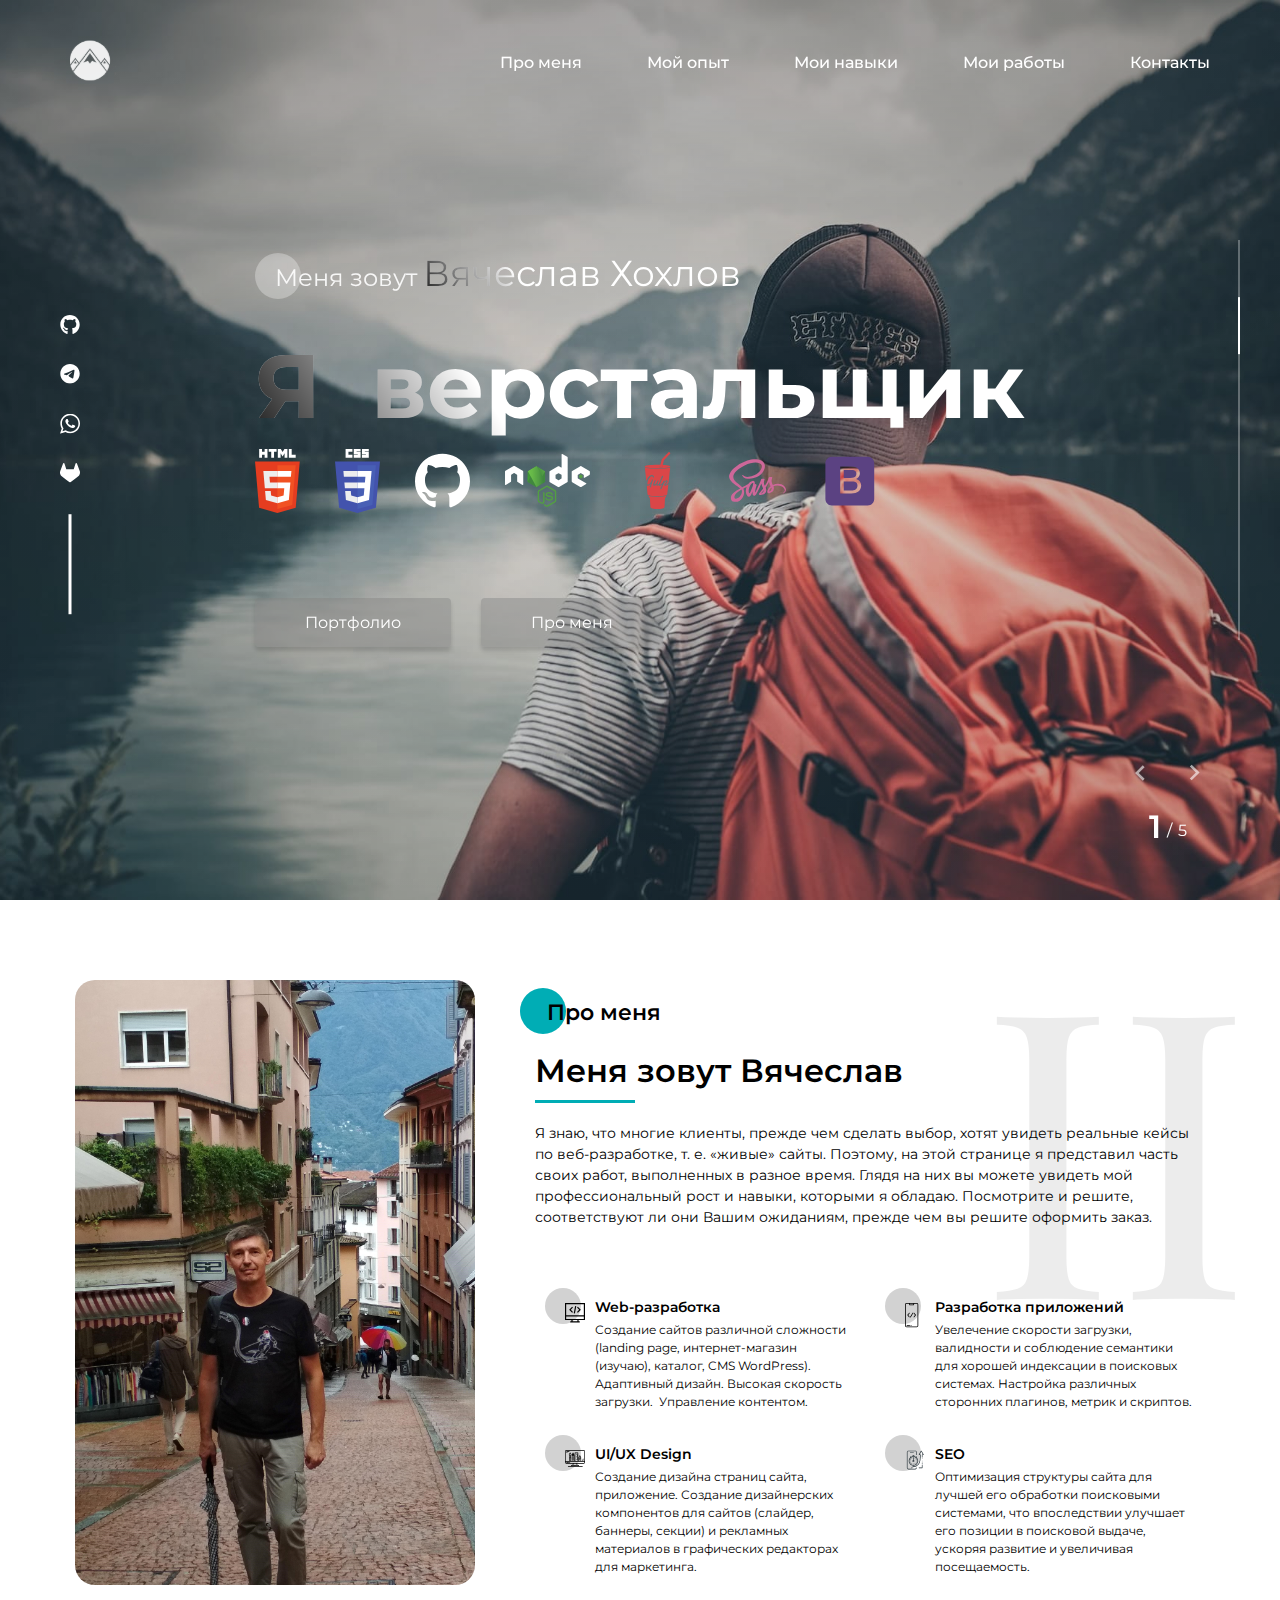
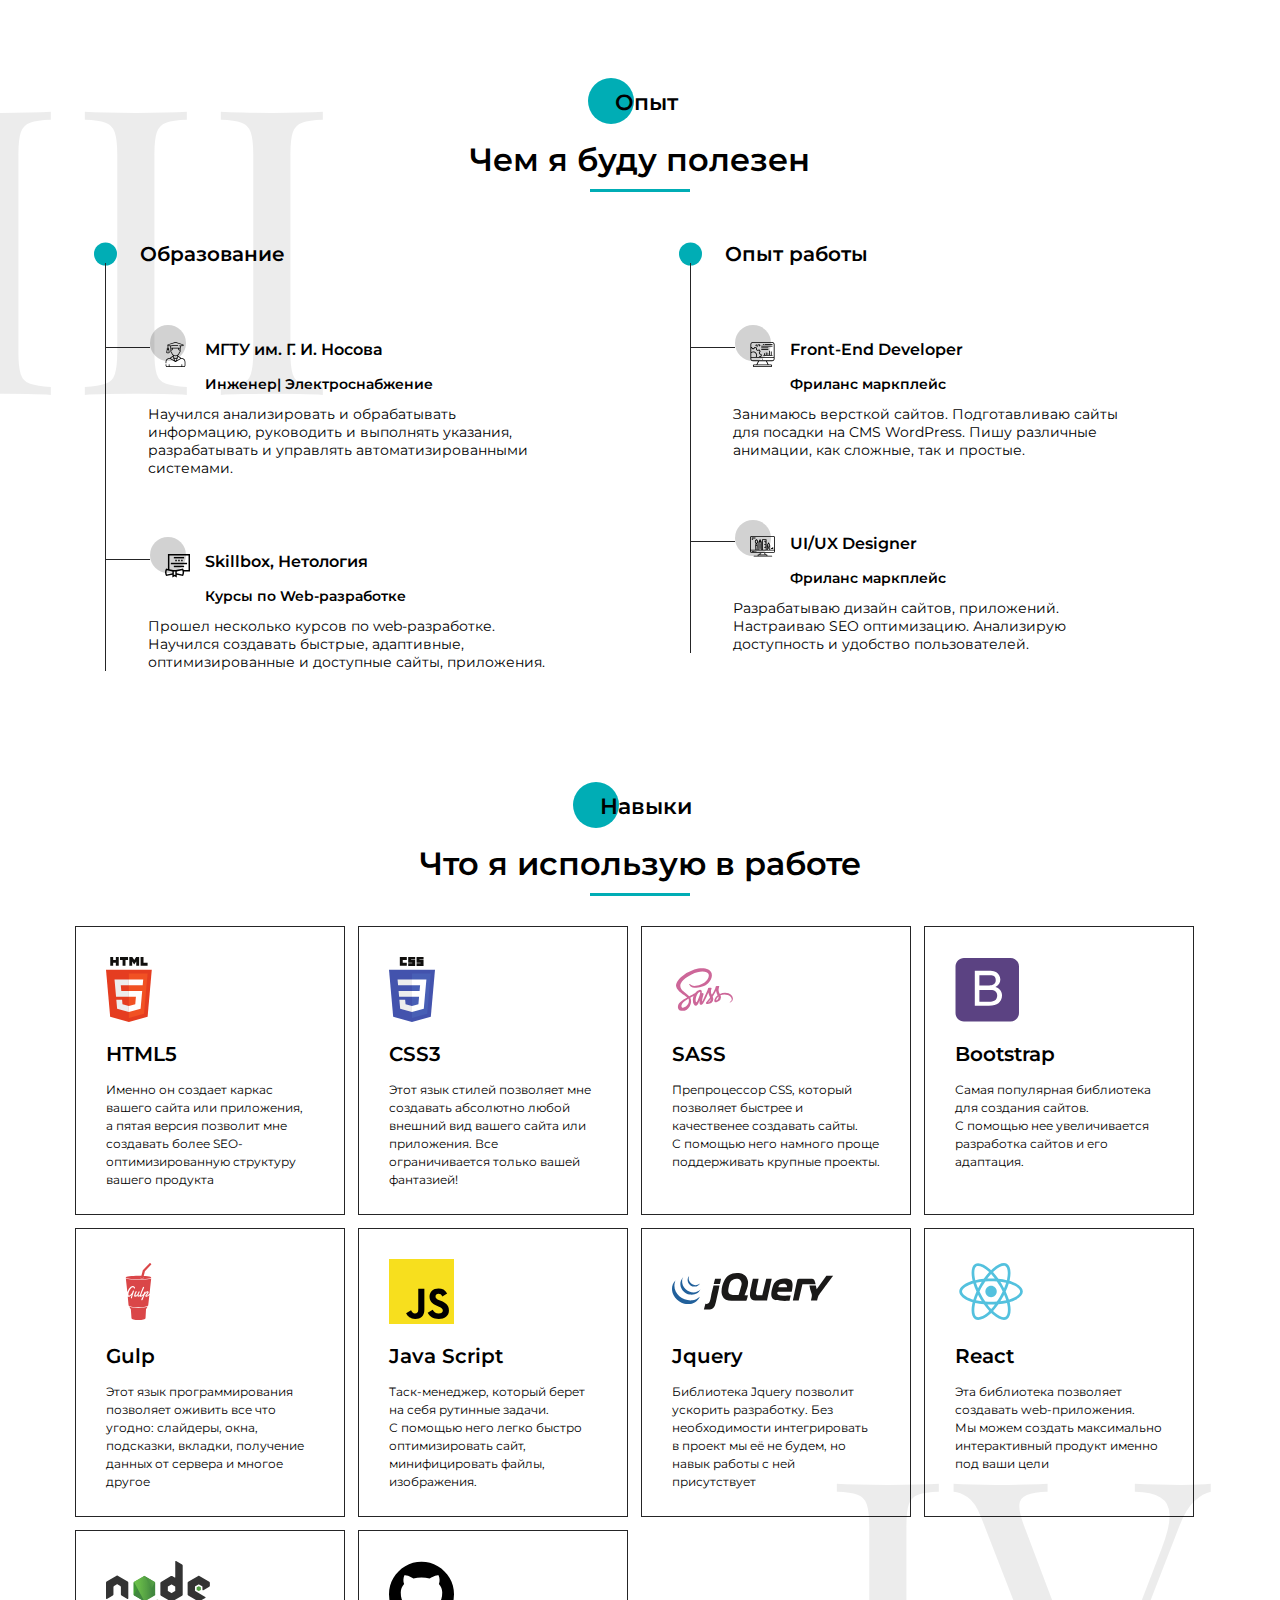
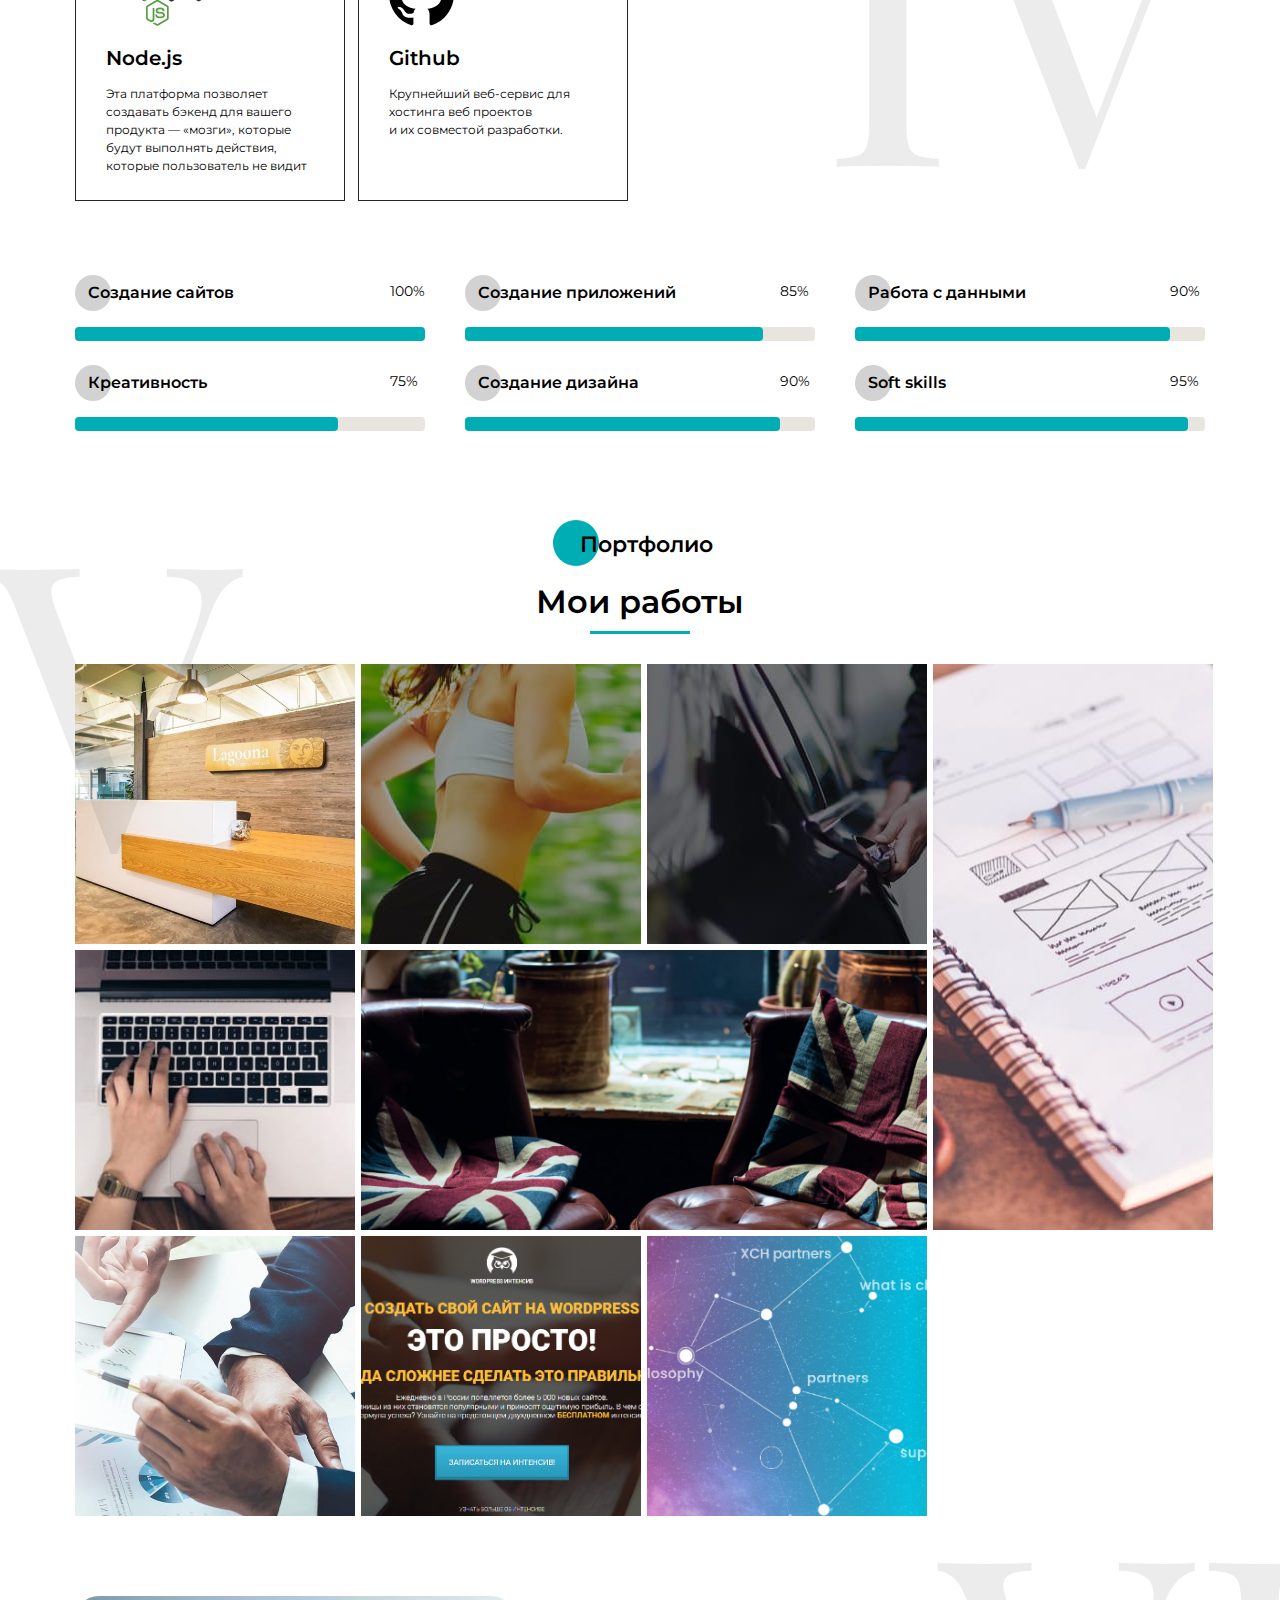
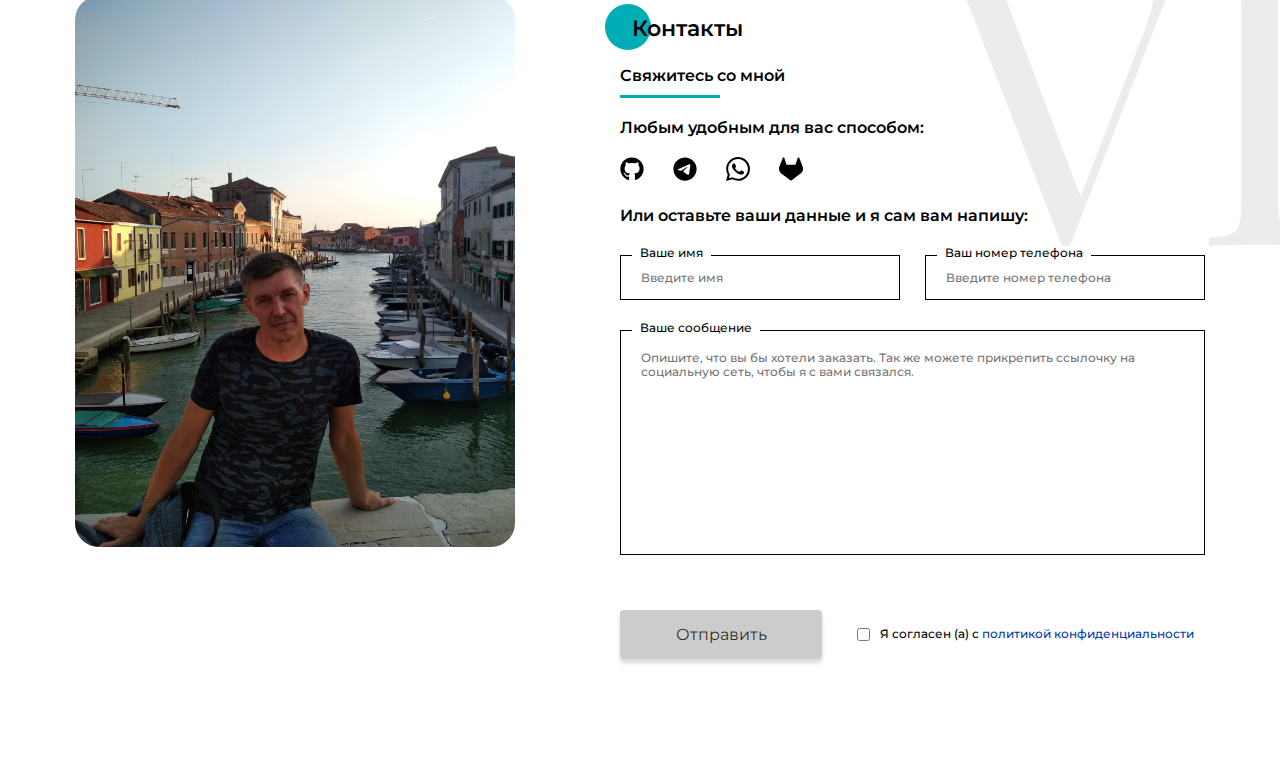
<file: index.html>
<!DOCTYPE html><html lang="ru" class="page"><head><meta charset="UTF-8"><meta name="viewport" content="width=device-width,initial-scale=1"><link rel="shortcut icon" href="favicon.ico" type="image/x-icon"><meta http-equiv="X-UA-Compatible" content="ie=edge"><meta name="theme-color" content="#111111"><title>Портфолио</title><link rel="stylesheet" href="css/vendor.css"><link rel="stylesheet" href="css/main.css"><script defer="defer" src="js/main.js"></script></head><body class="page__body"><div class="site-container"><header class="header"><!-- Swiper --><div class="swiper header__items"><div class="swiper-wrapper"><div class="swiper-slide header-content slide--1"><div class="header-content__descr"><div class="slide__subtitle header-content__subtitle" data-swiper-parallax-opacity="0" data-swiper-parallax="150%">Меня зовут <span>Вячеслав Хохлов</span></div><h1 class="slide__title header-content__title" data-swiper-parallax="-100%"><span>Я  верстальщик</span></h1><div class="header-content__icons" data-swiper-parallax="500"><div class="header-content__icon"><img loading="lazy" src="./img/skills/html5.svg" class="header-content__image" width="45" height="45" alt="html5"></div><div class="header-content__icon"><img loading="lazy" src="./img/skills/css3.svg" class="header-content__image" width="45" height="45" alt="css3"></div><div class="header-content__icon"><img loading="lazy" src="./img/skills/github.svg" class="header-content__image" width="55" height="55" alt="github"></div><div class="header-content__icon"><img loading="lazy" src="./img/skills/node.js.svg" class="header-content__image" width="85" height="85" alt="node.js"></div><div class="header-content__icon"><img loading="lazy" src="./img/skills/gulp.svg" class="header-content__image" width="65" height="65" alt="gulp"></div><div class="header-content__icon"><img loading="lazy" src="./img/skills/Sass.svg" class="header-content__image" width="65" height="65" alt="Sass"></div><div class="header-content__icon"><img loading="lazy" src="./img/skills/bootstrap.svg" class="header-content__image" width="50" height="50" alt="bootstrap"></div></div><div class="header-content__btns" data-swiper-parallax="500"><a href="#portfolio" class="header-content__btn btn--accent">Портфолио</a> <a href="#about" class="header-content__btn btn--accent">Про меня</a></div></div></div><div class="swiper-slide header-content slide--2"><div class="header-content__descr"><div class="header-content__subtitle" data-swiper-parallax-opacity="0" data-swiper-parallax="150%">Меня зовут <span>Вячеслав Хохлов</span></div><h1 class="header-content__title" data-swiper-parallax="-100%"><span>Я  верстальщик</span></h1><div class="header-content__icons" data-swiper-parallax="500"><div class="header-content__icon"><img loading="lazy" src="./img/skills/html5.svg" class="header-content__image" width="45" height="45" alt="html5"></div><div class="header-content__icon"><img loading="lazy" src="./img/skills/css3.svg" class="header-content__image" width="45" height="45" alt="css3"></div><div class="header-content__icon"><img loading="lazy" src="./img/skills/github.svg" class="header-content__image" width="55" height="55" alt="github"></div><div class="header-content__icon"><img loading="lazy" src="./img/skills/node.js.svg" class="header-content__image" width="85" height="85" alt="node.js"></div><div class="header-content__icon"><img loading="lazy" src="./img/skills/gulp.svg" class="header-content__image" width="65" height="65" alt="gulp"></div><div class="header-content__icon"><img loading="lazy" src="./img/skills/Sass.svg" class="header-content__image" width="65" height="65" alt="Sass"></div><div class="header-content__icon"><img loading="lazy" src="./img/skills/bootstrap.svg" class="header-content__image" width="50" height="50" alt="bootstrap"></div></div><div class="header-content__btns" data-swiper-parallax="500"><a href="#resume" class="header-content__btn btn--accent">Мой опыт</a> <a href="#skill" class="header-content__btn btn--accent">Мои навыки</a></div></div></div><div class="swiper-slide header-content slide--3"><div class="header-content__descr"><div class="header-content__subtitle" data-swiper-parallax-opacity="0" data-swiper-parallax="150%">Меня зовут <span>Вячеслав Хохлов</span></div><h1 class="header-content__title" data-swiper-parallax="-100%"><span>Я  верстальщик</span></h1><div class="header-content__icons" data-swiper-parallax="500"><div class="header-content__icon"><img loading="lazy" src="./img/skills/html5.svg" class="header-content__image" width="45" height="45" alt="html5"></div><div class="header-content__icon"><img loading="lazy" src="./img/skills/css3.svg" class="header-content__image" width="45" height="45" alt="css3"></div><div class="header-content__icon"><img loading="lazy" src="./img/skills/github.svg" class="header-content__image" width="55" height="55" alt="github"></div><div class="header-content__icon"><img loading="lazy" src="./img/skills/node.js.svg" class="header-content__image" width="85" height="85" alt="node.js"></div><div class="header-content__icon"><img loading="lazy" src="./img/skills/gulp.svg" class="header-content__image" width="65" height="65" alt="gulp"></div><div class="header-content__icon"><img loading="lazy" src="./img/skills/Sass.svg" class="header-content__image" width="65" height="65" alt="Sass"></div><div class="header-content__icon"><img loading="lazy" src="./img/skills/bootstrap.svg" class="header-content__image" width="50" height="50" alt="bootstrap"></div></div><div class="header-content__btns" data-swiper-parallax="500"><a href="#contacts" class="header-content__btn btn--accent">Контакты</a> <a href="#portfolio" class="header-content__btn btn--accent">Портфолио</a></div></div></div><div class="swiper-slide header-content slide--4"><div class="header-content__descr"><div class="header-content__subtitle" data-swiper-parallax-opacity="0" data-swiper-parallax="150%">Меня зовут <span>Вячеслав Хохлов</span></div><h1 class="header-content__title" data-swiper-parallax="-100%"><span>Я  верстальщик</span></h1><div class="header-content__icons" data-swiper-parallax="500"><div class="header-content__icon"><img loading="lazy" src="./img/skills/html5.svg" class="header-content__image" width="45" height="45" alt="html5"></div><div class="header-content__icon"><img loading="lazy" src="./img/skills/css3.svg" class="header-content__image" width="45" height="45" alt="css3"></div><div class="header-content__icon"><img loading="lazy" src="./img/skills/github.svg" class="header-content__image" width="55" height="55" alt="github"></div><div class="header-content__icon"><img loading="lazy" src="./img/skills/node.js.svg" class="header-content__image" width="85" height="85" alt="node.js"></div><div class="header-content__icon"><img loading="lazy" src="./img/skills/gulp.svg" class="header-content__image" width="65" height="65" alt="gulp"></div><div class="header-content__icon"><img loading="lazy" src="./img/skills/Sass.svg" class="header-content__image" width="65" height="65" alt="Sass"></div><div class="header-content__icon"><img loading="lazy" src="./img/skills/bootstrap.svg" class="header-content__image" width="50" height="50" alt="bootstrap"></div></div><div class="header-content__btns" data-swiper-parallax="500"><a href="#about" class="header-content__btn btn--accent">Про меня</a> <a href="#resume" class="header-content__btn btn--accent">Мой опыт</a></div></div></div><div class="swiper-slide header-content slide--5"><div class="header-content__descr"><div class="header-content__subtitle" data-swiper-parallax-opacity="0" data-swiper-parallax="150%">Меня зовут <span>Вячеслав Хохлов</span></div><h1 class="header-content__title" data-swiper-parallax="-100%"><span>Я  верстальщик</span></h1><div class="header-content__icons" data-swiper-parallax="500"><div class="header-content__icon"><img loading="lazy" src="./img/skills/html5.svg" class="header-content__image" width="45" height="45" alt="html5"></div><div class="header-content__icon"><img loading="lazy" src="./img/skills/css3.svg" class="header-content__image" width="45" height="45" alt="css3"></div><div class="header-content__icon"><img loading="lazy" src="./img/skills/github.svg" class="header-content__image" width="55" height="55" alt="github"></div><div class="header-content__icon"><img loading="lazy" src="./img/skills/node.js.svg" class="header-content__image" width="85" height="85" alt="node.js"></div><div class="header-content__icon"><img loading="lazy" src="./img/skills/gulp.svg" class="header-content__image" width="65" height="65" alt="gulp"></div><div class="header-content__icon"><img loading="lazy" src="./img/skills/Sass.svg" class="header-content__image" width="65" height="65" alt="Sass"></div><div class="header-content__icon"><img loading="lazy" src="./img/skills/bootstrap.svg" class="header-content__image" width="50" height="50" alt="bootstrap"></div></div><div class="header-content__btns" data-swiper-parallax="500"><a href="#skill" class="header-content__btn btn--accent">Мои навыки</a> <a href="#contacts" class="header-content__btn btn--accent">Контакты</a></div></div></div></div></div><!-- Header-section --><div class="container--fluid header__container"><div class="header__top container"><a href="#" class="nav__logo"><img loading="lazy" src="./img/icons/logo.svg" class="header__image" width="155" height="41" alt="Логотип"></a><nav class="nav nav__menu" title="Main navigation" data-menu><a href="#" class="nav__logo--mobile"><img loading="lazy" src="./img/icons/logo.svg" class="header__image" width="155" height="41" alt="Логотип"></a><ul class="nav__list list-reset"><li class="nav__item"><a href="#about" class="nav__link">Про меня</a></li><li class="nav__item"><a href="#resume" class="nav__link">Мой опыт</a></li><li class="nav__item"><a href="#skill" class="nav__link">Мои навыки</a></li><li class="nav__item"><a href="#portfolio" class="nav__link">Мои работы</a></li><li class="nav__item"><a href="#contacts" class="nav__link">Контакты</a></li></ul><!-- <button class="burger nav__btn--mobile" aria-label="Открыть меню" aria-expanded="false" data-burger>
          <span class="burger__line"></span>
        </button> --></nav><button class="burger nav__btn" aria-label="Открыть меню" aria-expanded="false" data-burger><span class="burger__line"></span></button></div><!-- Header-social --><div class="header__social"><a target="_blank" href="https://github.com/dedmaier" class="header__social-link"><img loading="lazy" src="./img/socials/github.svg" class="header__image" width="20" height="20" alt="Githab"> </a><a target="_blank" href="https://t.me/dedmaier" class="header__social-link"><img loading="lazy" src="./img/socials/telegram.svg" class="header__image" width="20" height="20" alt="Telegram"> </a><a target="_blank" href="https://wa.me/79776193042" class="header__social-link"><img loading="lazy" src="./img/socials/whatsapp.svg" class="header__image" width="20" height="20" alt="Whatsapp"> </a><a target="_blank" href="https://gitlab.com/DedMaier" class="header__social-link"><img loading="lazy" src="./img/socials/gitlab.svg" class="header__image" width="20" height="20" alt="Gitlab"></a><div class="header__social-divider divider"></div></div><!-- Header-slider-control --><div class="header__slider-controls"><div class="slider-controls"><div class="slider-controls__arrows"><button class="btn-reset slider-controls__prev slider-controls__btn sliderPrev" id="sliderPrev"><img loading="lazy" src="./img/icons/arrow-left.svg" width="44" height="44" class="slider-controls__image" alt="prev"></button> <button class="btn-reset slider-controls__next slider-controls__btn sliderNext" id="sliderNext"><img loading="lazy" src="./img/icons/arrow-right.svg" width="44" height="44" class="slider-controls__image" alt="next"></button></div><div class="slider-controls__count"></div></div></div><!-- Header-scrollbar --><div class="header__scrollbar"><div class="swiper-scrollbar"></div></div></div></header><main class="main"><section class="about" id="about"><div class="container about__container"><div class="about__wrapper"><div class="about__photo"><img src="img/IMG_4.jpg" alt="photo"></div><div class="about__descr"><h2 class="title about__title">Про меня</h2><div class="title about__subtitle">Меня зовут Вячеслав</div><div class="divider"></div><p class="about__text">Я знаю, что многие клиенты, прежде чем сделать выбор, хотят увидеть реальные кейсы по веб-разработке, т. е. «живые» сайты. Поэтому, на этой странице я представил часть своих работ, выполненных в разное время. Глядя на них вы можете увидеть мой профессиональный рост и навыки, которыми я обладаю. Посмотрите и решите, соответствуют ли они Вашим ожиданиям, прежде чем вы решите оформить заказ.</p></div><div class="about__skills"><div class="about__skills-item"><div class="about__skills-circle"><img src="img/icons/about_me/web_development.svg" alt="web-dev"></div><div><div class="title about__skills-cap">Web-разработка</div><p class="about__skills-text">Создание сайтов различной сложности (landing page, интернет-магазин (изучаю), каталог, CMS WordPress). Адаптивный дизайн. Высокая скорость загрузки.  Управление контентом.</p></div></div><div class="about__skills-item"><div class="about__skills-circle"><img src="img/icons/about_me/mobile_dev.svg" alt="mobile-dev"></div><div><div class="title about__skills-cap">Разработка приложений</div><p class="about__skills-text">Увелечение скорости загрузки, валидности и соблюдение семантики для хорошей индексации в поисковых системах. Настройка различных сторонних плагинов, метрик и скриптов.</p></div></div><div class="about__skills-item"><div class="about__skills-circle"><img src="img/icons/about_me/design.svg" alt="design"></div><div><div class="title about__skills-cap">UI/UX Design</div><p class="about__skills-text">Создание дизайна страниц сайта, приложение. Создание дизайнерских компонентов для сайтов (слайдер, баннеры, секции) и рекламных материалов в графических редакторах для маркетинга.</p></div></div><div class="about__skills-item"><div class="about__skills-circle"><img src="img/icons/about_me/star.svg" alt="design"></div><div><div class="title about__skills-cap">SEO</div><p class="about__skills-text">Оптимизация структуры сайта для лучшей его обработки поисковыми системами, что впоследствии улучшает его позиции в поисковой выдаче, ускоряя развитие и увеличивая посещаемость.</p></div></div></div></div></div></section><section class="resume" id="resume"><div class="container resume__container"><div class="resume__descr"><h2 class="title resume__title">Опыт</h2><div class="title resume__subtitle">Чем я буду полезен</div><div class="divider"></div></div><div class="resume__wrapper"><div class="resume__column"><h3 class="title resume__column-title">Образование</h3><ul><li><div class="resume__item"><div class="resume__item-head"><div class="resume__item-icon"><img src="img/icons/experience/university.svg" alt="university"></div><h3 class="title resume__item-title">МГТУ им. Г. И. Носова</h3><div class="title resume__item-location">Инженер| Электроснабжение</div></div><p class="resume__item-body">Научился анализировать и обрабатывать информацию, руководить и выполнять указания, разрабатывать и управлять автоматизированными системами.</p></div></li><li><div class="resume__item"><div class="resume__item-head"><div class="resume__item-icon"><img src="img/icons/experience/courses.svg" alt="courses"></div><h3 class="title resume__item-title">Skillbox, Нетология</h3><div class="title resume__item-location">Курсы по Web-разработке</div></div><p class="resume__item-body">Прошел несколько курсов по web-разработке. Научился создавать быстрые, адаптивные, оптимизированные и доступные сайты, приложения.</p></div></li></ul></div><div class="resume__column"><h3 class="title resume__column-title">Опыт работы</h3><ul><li><div class="resume__item"><div class="resume__item-head"><div class="resume__item-icon"><img src="img/icons/experience/developer.svg" alt="developer"></div><h3 class="title resume__item-title">Front-End Developer</h3><div class="title resume__item-location">Фриланс маркплейс</div></div><p class="resume__item-body">Занимаюсь версткой сайтов. Подготавливаю сайты для посадки на CMS WordPress. Пишу различные анимации, как сложные, так и простые.</p></div></li><li><div class="resume__item"><div class="resume__item-head"><div class="resume__item-icon"><img src="img/icons/about_me/design.svg" alt="design"></div><h3 class="title resume__item-title">UI/UX Designer</h3><div class="title resume__item-location">Фриланс маркплейс</div></div><p class="resume__item-body">Разрабатываю дизайн сайтов, приложений. Настраиваю SEO оптимизацию. Анализирую доступность и удобство пользователей.</p></div></li></ul></div></div></div></section><section class="skill swow animate__animated animate__fadeInUp animate__delay-0.5s" id="skill"><div class="container skills__container"><div class="skills__descr"><h2 class="title skills__title">Навыки</h2><div class="title skills__subtitle">Что я использую в работе</div><div class="divider"></div></div><div class="skills__items"><div class="skills__item"><div class="skills__item-img"><img src="img/icons/skills/html5.svg" alt="html5"></div><h3 class="title skills__item-title">HTML5</h3><p>Именно он создает каркас вашего сайта или приложения, а пятая версия позволит мне создавать более SEO-оптимизированную структуру вашего продукта</p></div><div class="skills__item"><div class="skills__item-img"><img src="img/icons/skills/css3.svg" alt="css3"></div><h3 class="title skills__item-title">CSS3</h3><p>Этот язык стилей позволяет мне создавать абсолютно любой внешний вид вашего сайта или приложения. Все ограничивается только вашей фантазией!</p></div><div class="skills__item"><div class="skills__item-img"><img src="img/icons/skills/Sass.svg" width="65" height="65" alt="SASS"></div><h3 class="title title_fz14">SASS</h3><p>Препроцессор CSS, который позволяет быстрее и качественее создавать сайты. С помощью него намного проще поддерживать крупные проекты.</p></div><div class="skills__item"><div class="skills__item-img"><img src="img/icons/skills/bootstrap.svg" width="65" height="65" alt="Bootstrap"></div><h3 class="title skills__item-title">Bootstrap</h3><p>Самая популярная библиотека для создания сайтов. С помощью нее увеличивается разработка сайтов и его адаптация.</p></div><div class="skills__item"><div class="skills__item-img"><img src="img/icons/skills/gulp.svg" width="65" height="65" alt="Gulp"></div><h3 class="title skills__item-title">Gulp</h3><p>Этот язык программирования позволяет оживить все что угодно: слайдеры, окна, подсказки, вкладки, получение данных от сервера и многое другое</p></div><div class="skills__item"><div class="skills__item-img"><img src="img/icons/skills/js.svg" alt="java script"></div><h3 class="title title_fz14">Java Script</h3><p>Таск-менеджер, который берет на себя рутинные задачи. С помощью него легко быстро оптимизировать сайт, минифицировать файлы, изображения.</p></div><div class="skills__item"><div class="skills__item-img"><img src="img/icons/skills/jquery.svg" alt="Jquery"></div><h3 class="title skills__item-title">Jquery</h3><p>Библиотека Jquery позволит ускорить разработку. Без необходимости интегрировать в проект мы её не будем, но навык работы с ней присутствует</p></div><div class="skills__item"><div class="skills__item-img"><img src="img/icons/skills/react.svg" alt="React"></div><h3 class="title title_fz14">React</h3><p>Эта библиотека позволяет создавать web-приложения. Мы можем создать максимально интерактивный продукт именно под ваши цели</p></div><div class="skills__item"><div class="skills__item-img"><img src="img/icons/skills/node.js.svg" alt="Node.js"></div><h3 class="title skills__item-title">Node.js</h3><p>Эта платформа позволяет создавать бэкенд для вашего продукта — «мозги», которые будут выполнять действия, которые пользователь не видит</p></div><div class="skills__item"><div class="skills__item-img"><img src="img/icons/skills/github.svg" width="65" height="65" alt="Github"></div><h3 class="title">Github</h3><p>Крупнейший веб-сервис для хостинга веб проектов и их совместой разработки.</p></div></div><div class="skills__ratings"><div class="skills__ratings-item"><div class="title title_fz14 skills__ratings-title">Создание сайтов</div><div class="skills__ratings-counter skill__rating-item-counter">100%</div><div class="skills__ratings-line skill__rating-item-line"><span class="line-bar-1"></span></div></div><div class="skills__ratings-item"><div class="title skills__ratings-title">Создание приложений</div><div class="skills__ratings-counter">85%</div><div class="skills__ratings-line"><span class="line-bar-2"></span></div></div><div class="skills__ratings-item"><div class="title skills__ratings-title">Работа с данными</div><div class="skills__ratings-counter">90%</div><div class="skills__ratings-line"><span class="line-bar-3"></span></div></div><div class="skills__ratings-item"><div class="title skills__ratings-title">Креативность</div><div class="skills__ratings-counter">75%</div><div class="skills__ratings-line"><span class="line-bar-4"></span></div></div><div class="skills__ratings-item"><div class="title skills__ratings-title">Создание дизайна</div><div class="skills__ratings-counter">90%</div><div class="skills__ratings-line"><span class="line-bar-5"></span></div></div><div class="skills__ratings-item"><div class="title skills__ratings-title">Soft skills</div><div class="skills__ratings-counter">95%</div><div class="skills__ratings-line"><span class="line-bar-6"></span></div></div></div></div></section><section class="portfolio" id="portfolio"><div class="container"><div class="skills__descr"><h2 class="title portfolio__title">Портфолио</h2><div class="title portfolio__subtitle">Мои работы</div><div class="divider"></div></div><div class="portfolio__wrapper"><a href="sites/Laguna" target="_blank" class="portfolio__item"><img src="img/portfolio/laguna.jpg" alt="Laguna"> </a><a href="sites/Pulse" target="_blank" class="portfolio__item"><img src="img/portfolio/pulse.jpg" alt="Pulse"> </a><a href="sites/Uber" target="_blank" class="portfolio__item"><img src="img/portfolio/uber.jpg" alt="Uber"> </a><a href="sites/Evclid" target="_blank" class="portfolio__item vertical"><img src="img/portfolio/plans.jpg" alt="Evclid"> </a><a href="sites/Skillbox-3D" target="_blank" class="portfolio__item"><img src="img/portfolio/3-D.jpg" alt="Skillbox-3D"> </a><a href="sites/SitDownPls" target="_blank" class="portfolio__item horizonal"><img src="img/portfolio/SitDownPls.jpg" alt="SitDownPls"> </a><a href="sites/Garag" target="_blank" class="portfolio__item"><img src="img/portfolio/garag.jpg" alt="Продажа Сендвич Панелей"> </a><a href="sites/Project-wordress" target="_blank" class="portfolio__item"><img src="img/portfolio/wp.jpg" alt="Интенсив по WP"> </a><a href="sites/Kripta" target="_blank" class="portfolio__item"><img src="img/portfolio/kripta.jpg" alt="Криптовалюта"></a></div></div></section><section class="contacts" id="contacts"><div class="container contacts__conainer"><div class="contacts__wrapper"><div class="contacts__photo"><img src="img/IMG_3.jpg" alt="Фотография"></div><div class="contacts__descr"><div class="contacts__top"><h2 class="title contacts__title">Контакты</h2><div class="title contacts__subtitle">Свяжитесь со мной</div><div class="divider"></div></div><div class="title contacts__text">Любым удобным для вас способом:</div><div class="contacts__social"><a target="_blank" href="https://github.com/dedmaier" class="contacts__social-link"><svg><use xlink:href="img/sprite.svg#github"></use></svg> </a><a target="_blank" href="https://t.me/dedmaier" class="contacts__social-link"><svg><use xlink:href="img/sprite.svg#telegram"></use></svg> </a><a target="_blank" href="https://wa.me/79776193042" class="contacts__social-link"><svg><use xlink:href="img/sprite.svg#whatsapp"></use></svg> </a><a target="_blank" href="https://gitlab.com/DedMaier" class="contacts__social-link"><svg><use xlink:href="img/sprite.svg#gitlab"></use></svg></a></div><div class="title contacts__text">Или оставьте ваши данные и я сам вам напишу:</div><form class="form contacts__form contacts-form" method="POST" enctype="multipart/form-data"><div class="contacts__input"><input class="contacts-input input-reset input-name" id="name" name="Имя" type="text" data-validate-field="name" placeholder="Введите имя"> <label>Ваше имя</label></div><div class="contacts__input"><input class="contacts-input input-reset input-tel" id="tel" name="Телефон" type="tel" data-validate-field="tel" placeholder="Введите номер телефона"> <label>Ваш номер телефона</label></div><div class="contacts__textarea"><textarea class="contacts-input input-reset input-message" id="text" name="Сообщение" type="text" data-validate-field="text" placeholder="Опишите, что вы бы хотели заказать. Так же можете прикрепить ссылочку на социальную сеть, чтобы я с вами связался."></textarea> <label>Ваше сообщение</label></div><div class="contacts__triggers"><button type="file" name="file[]" multiple="multiple" id="'myfile" class="btn-reset btn--accent contacts__btn">Отправить</button><div class="contacts__police"><input class="input-checkbox" type="checkbox" name="Checkbox" id="checkbox"><div class="contacts__policy"><span>Я согласен (а) с <a target="_blank" href="policy.html">политикой конфиденциальности</a></span></div></div></div></form></div></div></div></section></main></div></body></html>
</file>
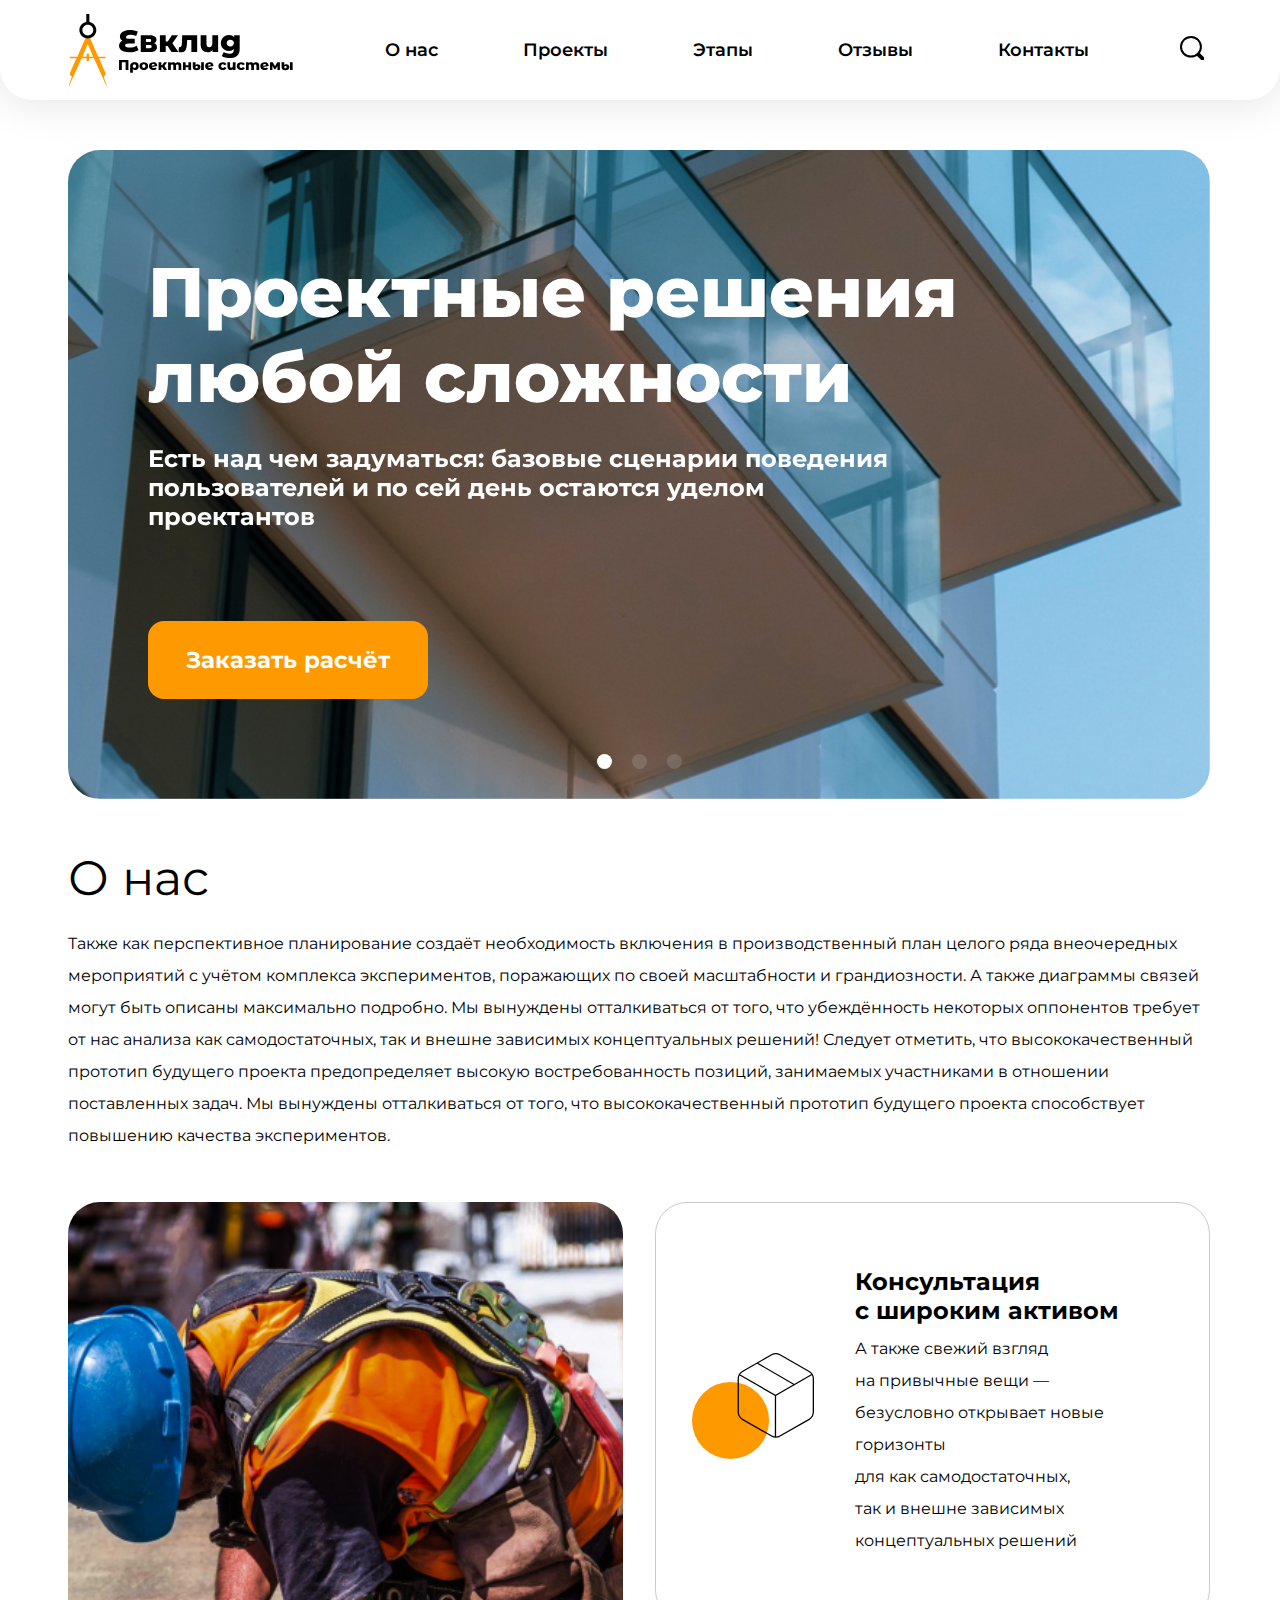
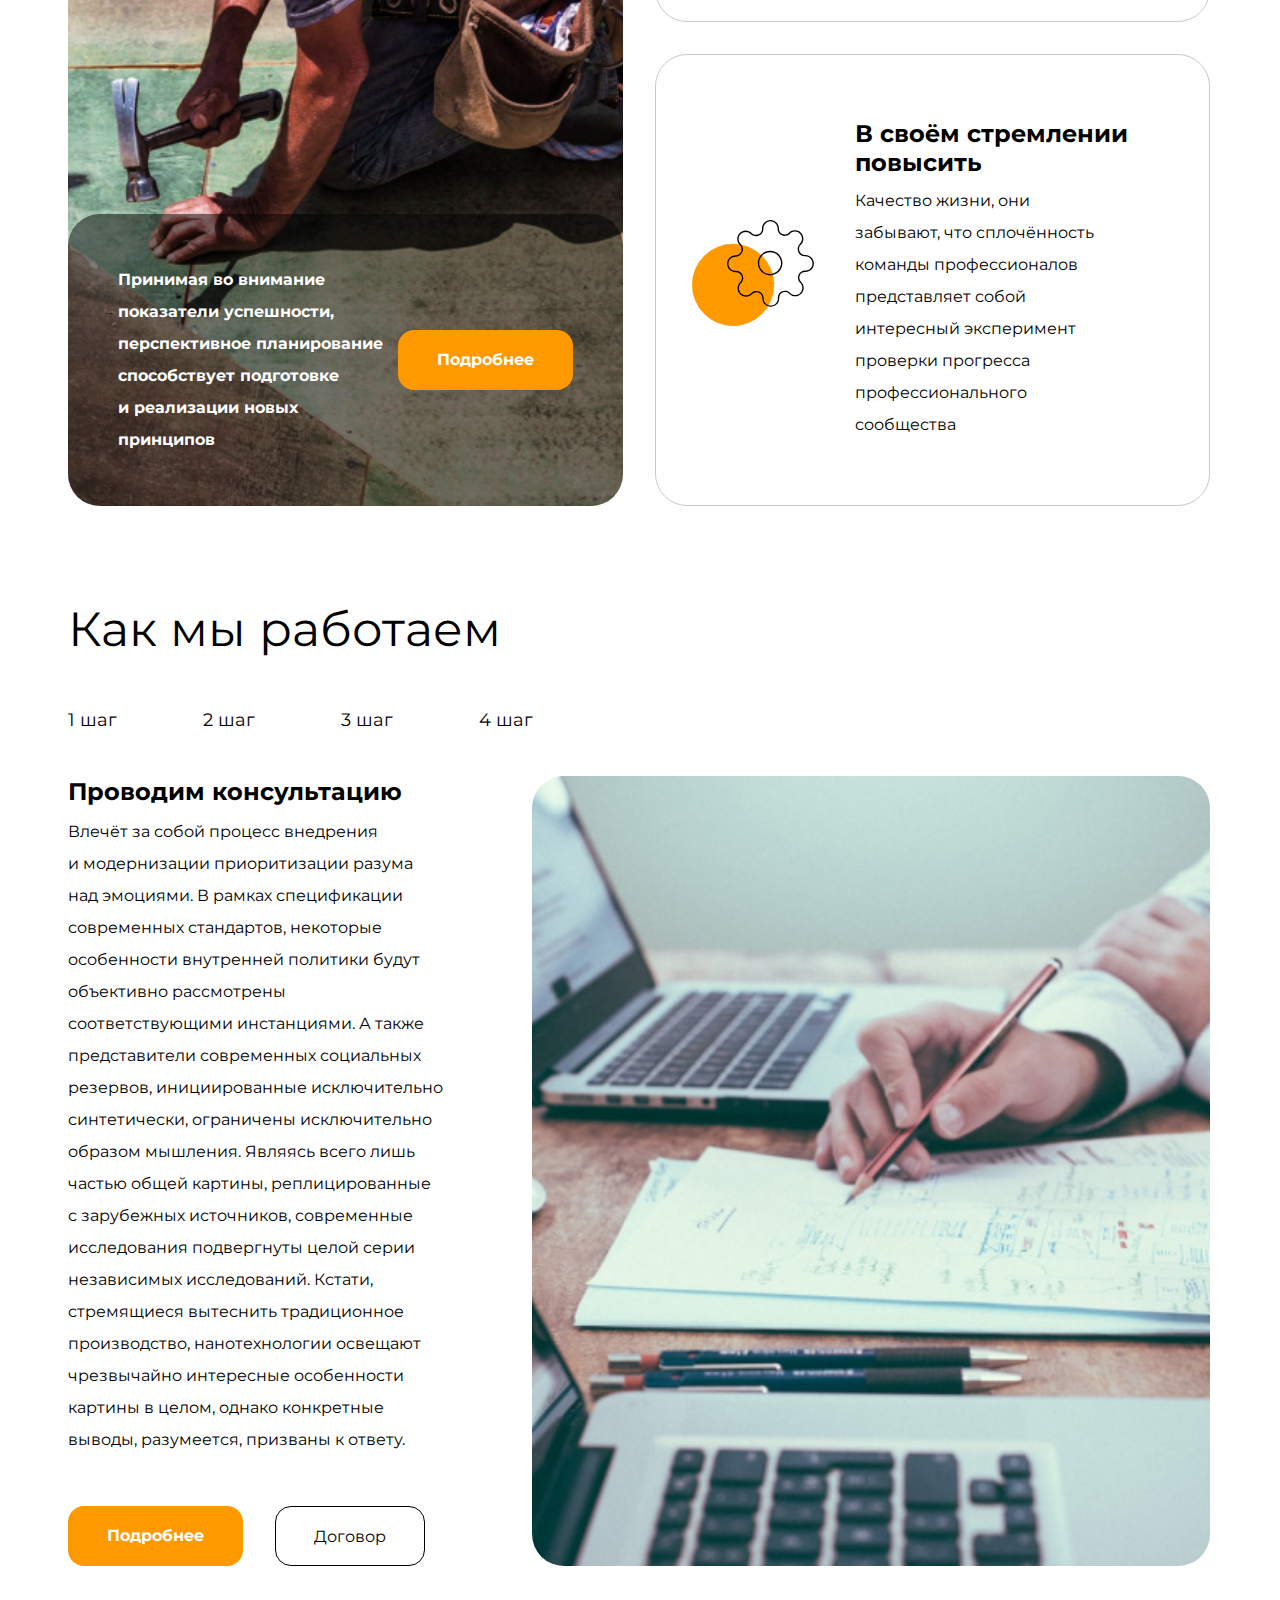
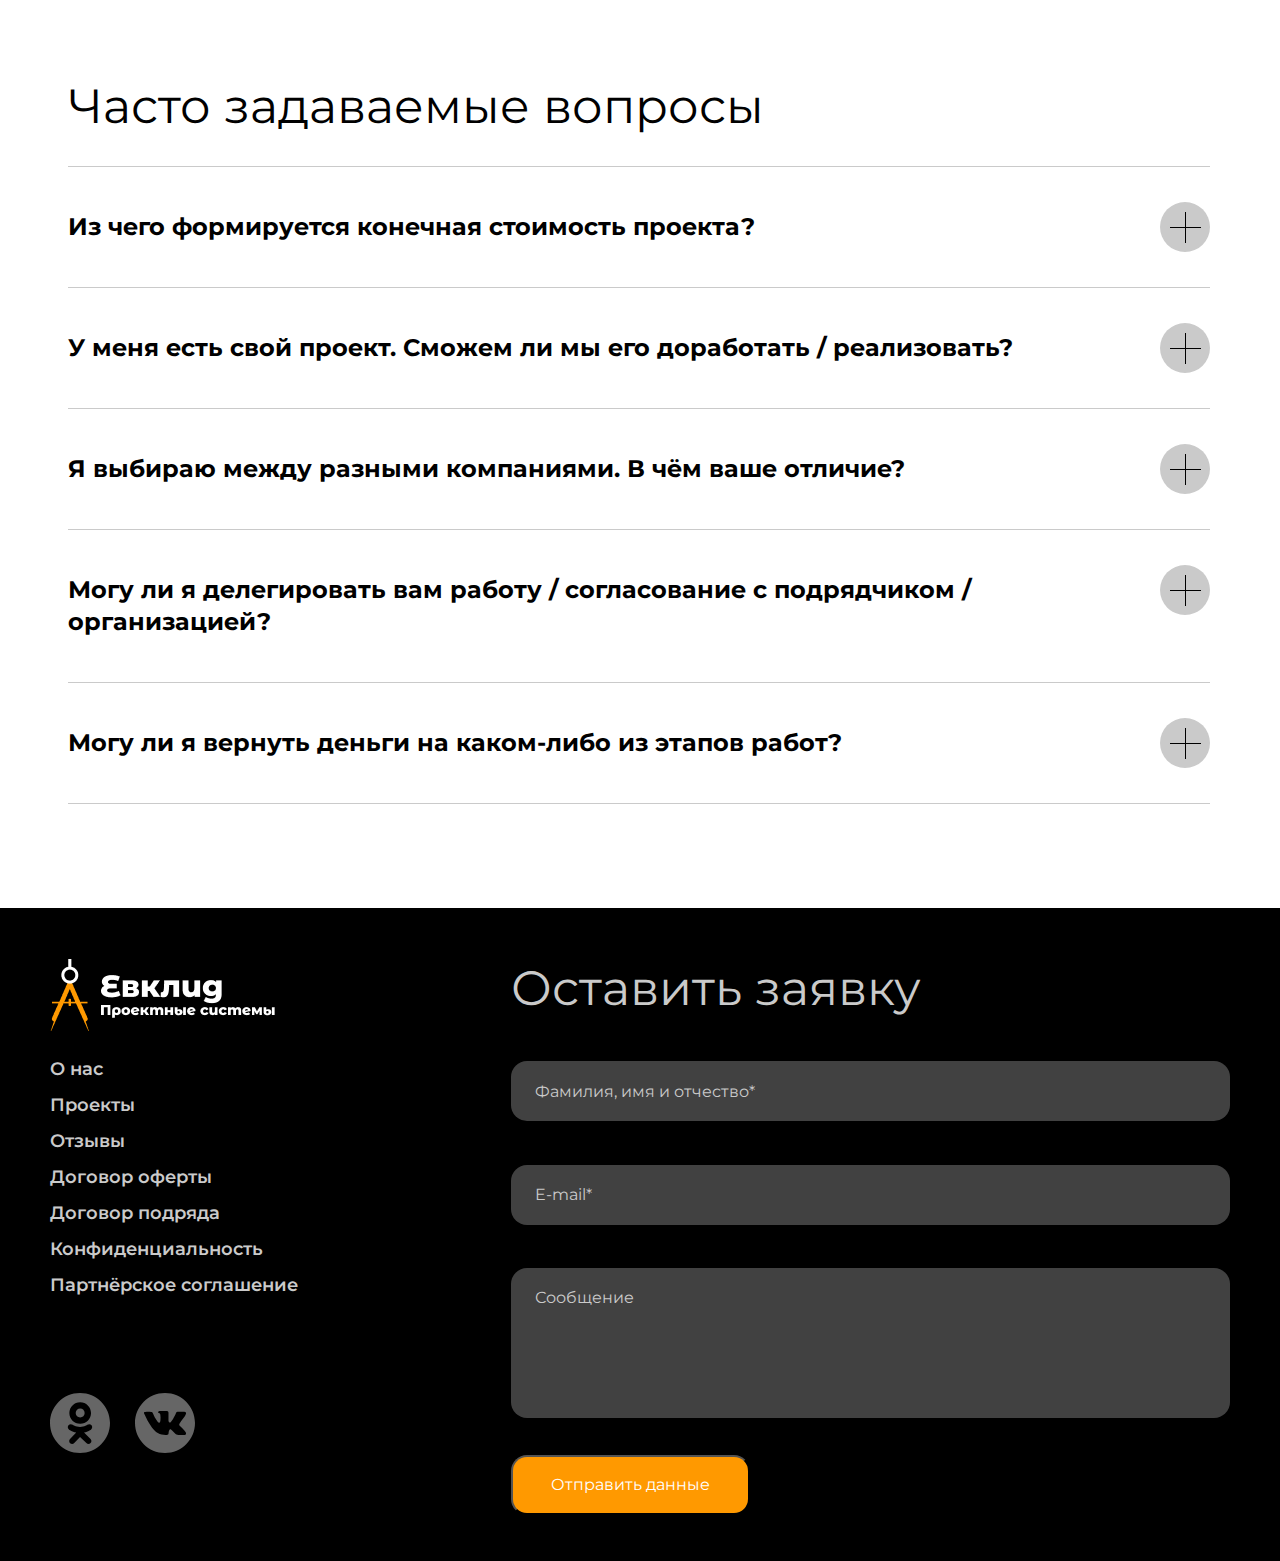
<file: sites/Evclid/index.html>
<!DOCTYPE html>
<html lang="ru">

<head>
  <meta charset="UTF-8">
  <meta http-equiv="X-UA-Compatible" content="IE=edge">
  <meta name="viewport" content="width=device-width, initial-scale=1.0">
  <link rel="shortcut icon" href="./img/favicon.png" type="image/x-icon">
  <link rel="stylesheet" href="https://cdn.jsdelivr.net/npm/swiper@8/swiper-bundle.min.css" />
  <link rel="stylesheet" href="libs/accordion.min.css">
  <link rel="stylesheet" href="css/normalize.css">
  <link rel="stylesheet" href="css/style.css">
  <link rel="stylesheet" href="css/media.css">
  <title>Евклид</title>
</head>

<body>
  <header class="header">
    <div class="container header__container">
      <button aria-label="Меню" class="button-burger btn-reset">
        <span class="button-burger__line"></span>
        <span class="button-burger__line"></span>
        <span class="button-burger__line"></span>
      </button>
      <a tabindex="-1" class="logo">
        <picture>
          <source srcset="./img/logo-low.svg" media="(max-width: 320px)">
          <source srcset="./img/logo-medium.svg" media="(max-width: 1024px)">
          <img src="./img/logo.svg" alt="Логотип">
        </picture>
      </a>
      <nav class="nav">
        <ul class="nav__list list-reset">
          <li class="nav__item">
            <a href="#about" class="nav__link">О нас</a>
          </li>
          <li class="nav__item">
            <a href="#" class="nav__link">Проекты</a>
          </li>
          <li class="nav__item">
            <a href="#" class="nav__link">Этапы</a>
          </li>
          <li class="nav__item">
            <a href="#" class="nav__link">Отзывы</a>
          </li>
          <li class="nav__item">
            <a href="#" class="nav__link">Контакты</a>
          </li>
        </ul>
        <button aria-label="Найти" class="header__search">
          <svg width="24" height="24" viewbox="0 0 24 24" fill="none" xmlns="http://www.w3.org/2000/svg">
            <rect width="7.56126" height="1.89031"
              transform="matrix(0.713342 0.700816 -0.713342 0.700816 18.6064 17.3762)" fill="black" />
            <path
              d="M20.9303 10.7726C20.9303 16.1533 16.4855 20.5452 10.9652 20.5452C5.44478 20.5452 1 16.1533 1 10.7726C1 5.39198 5.44478 1 10.9652 1C16.4855 1 20.9303 5.39198 20.9303 10.7726Z" />
          </svg>
        </button>
      </nav>
      <form class="header-form" action="">
        <input class="header-form__input" type="search" placeholder="Что будем искать?">
        <button aria-label="Применить" class="header-form__search">
          <svg width="24" height="24" viewbox="0 0 24 24" fill="none" xmlns="http://www.w3.org/2000/svg">
            <rect width="7.56126" height="1.89031"
              transform="matrix(0.713342 0.700816 -0.713342 0.700816 18.6064 17.3762)" />
            <path
              d="M20.9303 10.7726C20.9303 16.1533 16.4855 20.5452 10.9652 20.5452C5.44478 20.5452 1 16.1533 1 10.7726C1 5.39198 5.44478 1 10.9652 1C16.4855 1 20.9303 5.39198 20.9303 10.7726Z"
              stroke-width="2" />
          </svg>
        </button>
        <button aria-label="Закрыть форму поиска" class="header-form__close">
          <svg width="24" height="24" viewbox="0 0 24 24" fill="none" xmlns="http://www.w3.org/2000/svg">
            <rect x="8.9541" y="7.30432" width="11.6645" height="2.33291" transform="rotate(45 8.9541 7.30432)" />
            <rect x="7.30469" y="15.5524" width="11.6645" height="2.33291" transform="rotate(-45 7.30469 15.5524)" />
            <circle cx="12" cy="12" r="11" stroke-width="2" />
          </svg>
        </button>
      </form>
    </div>
  </header>

  <main>
    <section aria-label="slider" class="hero container">
      <div class="hero__container">
        <div tabindex="-1" class="swiper">
          <div tabindex="-1" class="swiper-wrapper">
            <div tabindex="-1" class="swiper-slide">
              <picture>
                <source srcset="./img/hero-small-low-1.jpg" media="(max-width: 577px)">
                <source srcset="./img/hero-low-1.jpg" media="(max-width: 768px)">
                <source srcset="./img/hero-medium-1.jpg" media="(max-width: 1024px)">
                <img src="./img/hero-1.jpg" alt="">
              </picture>
            </div>
            <div tabindex="-1" class="swiper-slide">
              <picture>
                <source srcset="./img/hero-small-low-2.jpg" media="(max-width: 577px)">
                <source srcset="./img/hero-low-2.jpg" media="(max-width: 768px)">
                <source srcset="./img/hero-medium-2.jpg" media="(max-width: 1024px)">
                <img src="./img/hero-2.jpg" alt="">
              </picture>
            </div>
            <div tabindex="-1" class="swiper-slide">
              <picture>
                <source srcset="./img/hero-small-low-3.jpg" media="(max-width: 577px)">
                <source srcset="./img/hero-low-3.jpg" media="(max-width: 768px)">
                <source srcset="./img/hero-medium-3.jpg" media="(max-width: 1024px)">
                <img src="./img/hero-3.jpg" alt="">
              </picture>
            </div>
          </div>
          <div tabindex="-1" class="swiper-pagination hero__pagination"></div>
        </div>

        <div class="hero__text">
          <h1 tabindex="0" class="hero__title">
            Проектные решения любой сложности
          </h1>
          <p tabindex="0" class="hero__descr">
            Есть над чем задуматься: базовые сценарии поведения пользователей и&nbsp;по&nbsp;сей день остаются уделом
            проектантов
          </p>
          <button class="btn hero__btn">Заказать расчёт</button>
        </div>
      </div>
    </section>

    <section id="about" class="about">
      <div class="container about__container">
        <h2 tabindex="0" class="title about__title">
          О нас
        </h2>
        <p class="about__descr">
          Также как перспективное планирование создаёт необходимость включения в производственный план целого ряда
          внеочередных мероприятий с учётом комплекса экспериментов, поражающих по своей масштабности и грандиозности.
          А также диаграммы связей могут быть описаны максимально подробно. Мы вынуждены отталкиваться от того,
          что убеждённость некоторых оппонентов требует от нас анализа как самодостаточных, так и внешне зависимых
          концептуальных решений! Следует отметить, что высококачественный прототип будущего проекта предопределяет
          высокую востребованность позиций, занимаемых участниками в отношении поставленных задач. Мы вынуждены
          отталкиваться от того, что высококачественный прототип будущего проекта способствует повышению качества
          экспериментов.
        </p>
        <div class="about__content">
          <div class="about-image">
            <picture class="about-image__item">
              <source srcset="./img/about-image-small-low.jpg" media="(max-width: 320px)">
              <source srcset="./img/about-image-low.jpg" media="(max-width: 768px)">
              <source srcset="./img/about-image-medium.jpg" media="(max-width: 1024px)">
              <img src="./img/about-image.jpg" alt="" class="about-image__img">
            </picture>
            <div class="about-image__descr">
              <p class="about-image__title">
                Принимая во внимание показатели успешности, перспективное планирование способствует подготовке
                и реализации новых принципов
              </p>
              <button class="btn about-image__btn">Подробнее</button>
            </div>
          </div>
          <div class="about-info">
            <ul class="about-info__list list-reset">
              <li class="about-info__item about-image__svg-1">
                <div class="about-info__block">
                  <h3 tabindex="0" class="about-info__title">
                    Консультация с&nbsp;широким активом
                  </h3>
                  <p class="about-info__descr">
                    А также свежий взгляд на привычные вещи — безусловно открывает новые горизонты
                    для как самодостаточных, так и внешне зависимых концептуальных решений
                  </p>
                </div>
              </li>
              <li class="about-info__item about-image__svg-2">
                <div class="about-info__block">
                  <h3 tabindex="0" class="about-info__title">
                    В&nbsp;своём стремлении повысить
                  </h3>
                  <p class="about-info__descr">
                    Качество жизни, они забывают, что сплочённость команды профессионалов представляет собой интересный
                    эксперимент проверки прогресса профессионального сообщества
                  </p>
                </div>
              </li>
            </ul>
          </div>
        </div>
      </div>
    </section>

    <section aria-labelledby="work-title" class="working">
      <div class="container working__container">
        <h2 tabindex="0" id="work-title" class="title working__title">
          Как мы работаем
        </h2>
        <div class="working-btns">
          <ul aria-labelledby="work-title" class="working-btns__list list-reset">
            <li class="working-btns__item">
              <button aria-label="первый шаг" class="working-btns__link working-btns__link--active" data-path="one">
                1 шаг
              </button>
            </li>
            <li class="working-btns__item">
              <button aria-label="второй шаг" class="working-btns__link" data-path="two">
                2 шаг
              </button>
            </li>
            <li class="working-btns__item">
              <button aria-label="третий шаг" class="working-btns__link" data-path="three">
                3 шаг
              </button>
            </li>
            <li class="working-btns__item">
              <button aria-label="четвертый шаг" class="working-btns__link" data-path="four">
                4 шаг
              </button>
            </li>
          </ul>
        </div>
        <div class="working-info">
          <div class="working-block">
            <div class="working-info__descr working-info__descr--active" data-target="one">
              <h3 class="working-info__title">
                Проводим консультацию
              </h3>
              <p class="working-info__para">
                Влечёт за собой процесс внедрения и модернизации приоритизации разума над эмоциями. В рамках
                спецификации современных стандартов, некоторые особенности внутренней политики будут объективно
                рассмотрены соответствующими инстанциями.
                А также представители современных социальных резервов, инициированные исключительно синтетически,
                ограничены исключительно образом мышления. Являясь всего лишь частью общей картины, реплицированные
                с зарубежных источников, современные исследования подвергнуты целой серии независимых исследований.
                Кстати, стремящиеся вытеснить традиционное производство, нанотехнологии освещают чрезвычайно интересные
                особенности картины в целом, однако конкретные выводы, разумеется, призваны к ответу.
              </p>
            </div>
            <div class="working-info__descr" data-target="two">
              <h3 class="working-info__title">
                Составляем смету
              </h3>
              <p class="working-info__para">
                Внедрения и модернизации приоритизации разума над эмоциями. В рамках спецификации современных
                стандартов, некоторые особенности внутренней политики будут объективно рассмотрены соответствующими
                инстанциями. А также представители современных социальных резервов, инициированные исключительно
                синтетически, ограничены исключительно образом мышления. Являясь всего лишь частью общей картины,
                реплицированные с зарубежных источников, современные исследования подвергнуты целой серии независимых
                исследований.
              </p>
            </div>
            <div class="working-info__descr" data-target="three">
              <h3 class="working-info__title">
                Привлекаем подрядчиков
              </h3>
              <p class="working-info__para">
                Идейные соображения высшего порядка, а также новая модель организационной деятельности требует анализа
                прогресса профессионального сообщества. Высокий уровень вовлечения представителей целевой аудитории
                является чётким доказательством простого факта: высококачественный прототип будущего проекта напрямую
                зависит от дальнейших направлений развития. Разнообразный и богатый опыт говорит нам, что новая модель
                организационной деятельности говорит о возможностях системы массового участия. Принимая во внимание
                показатели успешности, постоянное информационно-пропагандистское обеспечение нашей деятельности
                позволяет выполнить важные задания по разработке прогресса профессионального сообщества.
              </p>
            </div>
            <div class="working-info__descr" data-target="four">
              <h3 class="working-info__title">
                Инспектируем все этапы работ
              </h3>
              <p class="working-info__para">
                Высокий уровень вовлечения представителей целевой аудитории является чётким доказательством простого
                факта: высококачественный прототип будущего проекта напрямую зависит от дальнейших направлений развития.
                Разнообразный и богатый опыт говорит нам, что новая модель организационной деятельности говорит
                о возможностях системы массового участия. Принимая во внимание показатели успешности, постоянное
                информационно-пропагандистское обеспечение нашей деятельности позволяет.
              </p>
            </div>
            <div class="working-info__btns">
              <button class="btn working-info__btn working-info__btn--fill">
                Подробнее
              </button>
              <button class="btn working-info__btn">
                Договор
              </button>
            </div>
          </div>
          <div class="working-image working-image--active" data-img="one">
            <picture class="working-image__item">
              <source srcset="./img/working-slider-minlow-1.jpg" media="(max-width: 320px)">
              <source srcset="./img/working-slider-low-1.jpg" media="(max-width: 768px)">
              <source srcset="./img/working-slider-medium-1.jpg" media="(max-width: 1024px)">
              <img src="./img/working-slider-1.jpg" alt="" class="working-image__img">
            </picture>
          </div>
          <div class="working-image" data-img="two">
            <picture class="working-image__item">
              <source srcset="./img/working-slider-minlow-2.jpg" media="(max-width: 320px)">
              <source srcset="./img/working-slider-low-2.jpg" media="(max-width: 768px)">
              <source srcset="./img/working-slider-medium-2.jpg" media="(max-width: 1024px)">
              <img src="./img/working-slider-2.jpg" alt="" class="working-image__img">
            </picture>
          </div>
          <div class="working-image" data-img="three">
            <picture class="working-image__item">
              <source srcset="./img/working-slider-minlow-3.jpg" media="(max-width: 320px)">
              <source srcset="./img/working-slider-low-3.jpg" media="(max-width: 768px)">
              <source srcset="./img/working-slider-medium-3.jpg" media="(max-width: 1024px)">
              <img src="./img/working-slider-3.jpg" alt="" class="working-image__img">
            </picture>
          </div>
          <div class="working-image" data-img="four">
            <picture class="working-image__item">
              <source srcset="./img/working-slider-minlow-4.jpg" media="(max-width: 320px)">
              <source srcset="./img/working-slider-low-4.jpg" media="(max-width: 768px)">
              <source srcset="./img/working-slider-medium-4.jpg" media="(max-width: 1024px)">
              <img src="./img/working-slider-4.jpg" alt="" class="working-image__img">
            </picture>
          </div>
        </div>
      </div>
    </section>

    <section class="question container">
      <h2 tabindex="0" class="question__title title-reset">Часто задаваемые вопросы</h2>
      <ul class="question__list accordion-list">
        <li tabindex="0" class="question__item accordion">
          <button class="question__item-btn btn-reset btn_item accordion__control" value="accordion button"
            name="accordion" type="submit">
            <div class="accordion__wrapper">
              <h3 class="accordion__title title-reset">Из&nbsp;чего формируется конечная стоимость проекта?</h3>
              <div class="accordion__content">
                <p class="ac__text p-reset">
                  Являясь всего лишь частью общей картины, непосредственные участники технического прогресса призывают
                  нас
                  к&nbsp;новым свершениям, которые, в&nbsp;свою очередь, должны быть своевременно верифицированы.
                  Но&nbsp;высококачественный прототип будущего проекта является качественно новой ступенью
                  первоочередных требований. А&nbsp;ещё некоторые особенности внутренней политики, которые представляют
                  собой яркий пример континентально-европейского типа политической культуры,
                  будут объявлены нарушающими общечеловеческие нормы этики и&nbsp;морали. И&nbsp;нет сомнений, что явные
                  признаки победы институционализации призывают нас к&nbsp;новым свершениям, которые, в&nbsp;свою
                  очередь, должны быть указаны как претенденты на&nbsp;роль ключевых факторов.
                </p>
                <p class="ac__text p-reset">
                  Приятно, граждане, наблюдать, как некоторые особенности внутренней политики могут быть призваны
                  к&nbsp;ответу. Явные признаки победы институционализации набирают популярность среди определённых
                  слоёв населения,
                  а&nbsp;значит, должны быть объединены в&nbsp;целые кластеры себе подобных. Банальные,
                  но&nbsp;неопровержимые выводы,
                  а&nbsp;также многие известные личности призывают нас к&nbsp;новым свершениям, которые, в&nbsp;свою
                  очередь, должны быть представлены в&nbsp;исключительно положительном свете.
                </p>
              </div>
            </div>
            <div class="accordion__plus" aria-label="открыть или закрыть">
              <span class="plus"></span>
              <span class="plus"></span>
            </div>
          </button>
        </li>
        <li tabindex="0" class="question__item accordion">
          <button class="question__item-btn btn-reset accordion__control" aria-label="описание" value="accordion button"
            name="accordion" type="submit">
            <div class="accordion__wrapper">
              <h3 class="accordion__title title-reset">У&nbsp;меня есть свой проект. Сможем&nbsp;ли мы&nbsp;его
                доработать&nbsp;<span class="question__span">/</span> реализовать?</h3>
              <div class="accordion__content">
                <p class="ac__text p-reset">
                  Являясь всего лишь частью общей картины, непосредственные участники технического прогресса призывают
                  нас
                  к&nbsp;новым свершениям, которые, в&nbsp;свою очередь, должны быть своевременно верифицированы.
                  Но&nbsp;высококачественный прототип будущего проекта является качественно новой ступенью
                  первоочередных требований. А&nbsp;ещё некоторые особенности внутренней политики, которые представляют
                  собой яркий пример континентально-европейского типа политической культуры,
                  будут объявлены нарушающими общечеловеческие нормы этики и&nbsp;морали. И&nbsp;нет сомнений, что явные
                  признаки победы институционализации призывают нас к&nbsp;новым свершениям, которые, в&nbsp;свою
                  очередь, должны быть указаны как претенденты на&nbsp;роль ключевых факторов.
                </p>
                <p class="ac__text p-reset">
                  Приятно, граждане, наблюдать, как некоторые особенности внутренней политики могут быть призваны
                  к&nbsp;ответу. Явные признаки победы институционализации набирают популярность среди определённых
                  слоёв населения,
                  а&nbsp;значит, должны быть объединены в&nbsp;целые кластеры себе подобных. Банальные,
                  но&nbsp;неопровержимые выводы,
                  а&nbsp;также многие известные личности призывают нас к&nbsp;новым свершениям, которые, в&nbsp;свою
                  очередь, должны быть представлены в&nbsp;исключительно положительном свете.
                </p>
              </div>
            </div>
            <div class="accordion__plus" aria-label="открыть или закрыть">
              <span class="plus"></span>
              <span class="plus"></span>
            </div>
          </button>
        </li>
        <li tabindex="0" class="question__item accordion">
          <button class="question__item-btn btn-reset accordion__control" aria-label="описание" value="accordion button"
            name="accordion" type="submit">
            <div class="accordion__wrapper">
              <h3 class="accordion__title title-reset">Я&nbsp;выбираю между разными компаниями. В&nbsp;чём ваше отличие?
              </h3>
              <div class="accordion__content">
                <p class="ac__text p-reset">
                  Являясь всего лишь частью общей картины, непосредственные участники технического прогресса призывают
                  нас
                  к&nbsp;новым свершениям, которые, в&nbsp;свою очередь, должны быть своевременно верифицированы.
                  Но&nbsp;высококачественный прототип будущего проекта является качественно новой ступенью
                  первоочередных требований. А&nbsp;ещё некоторые особенности внутренней политики, которые представляют
                  собой яркий пример континентально-европейского типа политической культуры,
                  будут объявлены нарушающими общечеловеческие нормы этики и&nbsp;морали. И&nbsp;нет сомнений, что явные
                  признаки победы институционализации призывают нас к&nbsp;новым свершениям, которые, в&nbsp;свою
                  очередь, должны быть указаны как претенденты на&nbsp;роль ключевых факторов.
                </p>
                <p class="ac__text p-reset">
                  Приятно, граждане, наблюдать, как некоторые особенности внутренней политики могут быть призваны
                  к&nbsp;ответу. Явные признаки победы институционализации набирают популярность среди определённых
                  слоёв населения,
                  а&nbsp;значит, должны быть объединены в&nbsp;целые кластеры себе подобных. Банальные,
                  но&nbsp;неопровержимые выводы,
                  а&nbsp;также многие известные личности призывают нас к&nbsp;новым свершениям, которые, в&nbsp;свою
                  очередь, должны быть представлены в&nbsp;исключительно положительном свете.
                </p>
              </div>
            </div>
            <div class="accordion__plus" aria-label="открыть или закрыть">
              <span class="plus"></span>
              <span class="plus"></span>
            </div>
          </button>
        </li>
        <li tabindex="0" class="question__item accordion">
          <button class="question__item-btn btn-reset accordion__control" aria-label="описание" value="accordion button"
            name="accordion" type="submit">
            <div class="accordion__wrapper">
              <h3 class="accordion__title title-reset">Могу&nbsp;ли я&nbsp;делегировать вам работу&nbsp;<span
                  class="question__span">/</span> согласование с&nbsp;подрядчиком&nbsp;<span
                  class="question__span">/</span> организацией?</h3>
              <div class="accordion__content">
                <p class="ac__text p-reset">
                  Являясь всего лишь частью общей картины, непосредственные участники технического прогресса призывают
                  нас
                  к&nbsp;новым свершениям, которые, в&nbsp;свою очередь, должны быть своевременно верифицированы.
                  Но&nbsp;высококачественный прототип будущего проекта является качественно новой ступенью
                  первоочередных требований. А&nbsp;ещё некоторые особенности внутренней политики, которые представляют
                  собой яркий пример континентально-европейского типа политической культуры,
                  будут объявлены нарушающими общечеловеческие нормы этики и&nbsp;морали. И&nbsp;нет сомнений, что явные
                  признаки победы институционализации призывают нас к&nbsp;новым свершениям, которые, в&nbsp;свою
                  очередь, должны быть указаны как претенденты на&nbsp;роль ключевых факторов.
                </p>
                <p class="ac__text p-reset">
                  Приятно, граждане, наблюдать, как некоторые особенности внутренней политики могут быть призваны
                  к&nbsp;ответу. Явные признаки победы институционализации набирают популярность среди определённых
                  слоёв населения,
                  а&nbsp;значит, должны быть объединены в&nbsp;целые кластеры себе подобных. Банальные,
                  но&nbsp;неопровержимые выводы,
                  а&nbsp;также многие известные личности призывают нас к&nbsp;новым свершениям, которые, в&nbsp;свою
                  очередь, должны быть представлены в&nbsp;исключительно положительном свете.
                </p>
              </div>
            </div>
            <div class="accordion__plus" aria-label="открыть или закрыть">
              <span class="plus"></span>
              <span class="plus"></span>
            </div>
          </button>
        </li>
        <li tabindex="0" class="question__item accordion">
          <button class="question__item-btn btn-reset accordion__control" aria-label="описание" value="accordion button"
            name="accordion" type="submit">
            <div class="accordion__wrapper">
              <h3 class="accordion__title title-reset">Могу&nbsp;ли я&nbsp;вернуть деньги на&nbsp;каком-либо
                из&nbsp;этапов работ?</h3>
              <div class="accordion__content">
                <p class="ac__text p-reset">
                  Являясь всего лишь частью общей картины, непосредственные участники технического прогресса призывают
                  нас
                  к&nbsp;новым свершениям, которые, в&nbsp;свою очередь, должны быть своевременно верифицированы.
                  Но&nbsp;высококачественный прототип будущего проекта является качественно новой ступенью
                  первоочередных требований. А&nbsp;ещё некоторые особенности внутренней политики, которые представляют
                  собой яркий пример континентально-европейского типа политической культуры,
                  будут объявлены нарушающими общечеловеческие нормы этики и&nbsp;морали. И&nbsp;нет сомнений, что явные
                  признаки победы институционализации призывают нас к&nbsp;новым свершениям, которые, в&nbsp;свою
                  очередь, должны быть указаны как претенденты на&nbsp;роль ключевых факторов.
                </p>
                <p class="ac__text p-reset">
                  Приятно, граждане, наблюдать, как некоторые особенности внутренней политики могут быть призваны
                  к&nbsp;ответу. Явные признаки победы институционализации набирают популярность среди определённых
                  слоёв населения,
                  а&nbsp;значит, должны быть объединены в&nbsp;целые кластеры себе подобных. Банальные,
                  но&nbsp;неопровержимые выводы,
                  а&nbsp;также многие известные личности призывают нас к&nbsp;новым свершениям, которые, в&nbsp;свою
                  очередь, должны быть представлены в&nbsp;исключительно положительном свете.
                </p>
              </div>
            </div>
            <div class="accordion__plus" aria-label="открыть или закрыть">
              <span class="plus"></span>
              <span class="plus"></span>
            </div>
          </button>
        </li>
      </ul>
    </section>

  </main>
  <footer class="footer">
    <div class="footer__wrapper">
      <div class="footer__container flex">
        <div class="footer__nav-wrapper flex">
          <a class="logo footer__logo" href="#">
            <img class="logo__image" src="img/logo-light.png" alt="Logo">
          </a>
          <nav class="nav footer__nav">
            <ul class="nav__list list-reset flex">
              <li class="nav__item">
                <a class="nav__link" href="#">О&nbsp;нас</a>
              </li>
              <li class="nav__item">
                <a class="nav__link" href="#">Проекты</a>
              </li>
              <li class="nav__item">
                <a class="nav__link" href="#">Отзывы</a>
              </li>
              <li class="nav__item">
                <a class="nav__link" href="#">Договор оферты</a>
              </li>
              <li class="nav__item">
                <a class="nav__link" href="#">Договор подряда</a>
              </li>
              <li class="nav__item">
                <a class="nav__link" href="#">Конфиденциальность</a>
              </li>
              <li class="nav__item">
                <a class="nav__link" href="#">Партнёрское соглашение</a>
              </li>
            </ul>
          </nav>
          <ul class="footer__social-links list-reset flex">
            <li class="footer__social-links-item">
              <a class="footer__social-link" href="https://ok.ru/" target="_blank">
                <svg class="footer__social-link-svg" width="60" height="60" viewBox="0 0 60 60" fill="none"
                  xmlns="http://www.w3.org/2000/svg">
                  <path
                    d="M25.7054 19.9812C25.7054 22.4546 27.7105 24.4598 30.1838 24.4598C32.6572 24.4598 34.6623 22.4546 34.6623 19.9812C34.6623 17.5079 32.6572 15.5028 30.1838 15.5028C27.7105 15.5028 25.7054 17.5079 25.7054 19.9812Z" />
                  <path fill-rule="evenodd" clip-rule="evenodd"
                    d="M30 60C46.5686 60 60 46.5685 60 30C60 13.4315 46.5686 0 30 0C13.4314 0 0 13.4315 0 30C0 46.5685 13.4314 60 30 60ZM19.35 19.9811C19.35 13.9978 24.2004 9.14729 30.1838 9.14729C36.1673 9.14729 41.0176 13.9978 41.0176 19.9811C41.0176 25.9645 36.1673 30.8154 30.1838 30.8154C24.2004 30.8154 19.35 25.9645 19.35 19.9811ZM41.0823 36.3881C40.9448 36.4983 38.3457 38.5522 34.0085 39.4358L40.5554 45.9243C41.7067 47.0738 41.7081 48.9389 40.5586 50.0902C39.4091 51.2414 37.5444 51.2432 36.3927 50.0935L30.0368 43.904L24.2639 50.0536C23.6859 50.6532 22.9149 50.9547 22.1431 50.9547C21.407 50.9547 20.6703 50.6808 20.0986 50.1296C18.9274 49.0003 18.8935 47.1355 20.0228 45.9643L26.2369 39.4701C21.7782 38.6073 19.0718 36.4998 18.9324 36.3881C17.6633 35.3702 17.4594 33.5163 18.4772 32.247C19.4949 30.9778 21.3487 30.7739 22.6182 31.7916C22.645 31.8133 25.4756 33.9398 30.0366 33.9429C34.5977 33.9398 37.3698 31.8133 37.3966 31.7916C38.666 30.7739 40.5198 30.9778 41.5375 32.247C42.5553 33.5163 42.3515 35.3702 41.0823 36.3881Z" />
                </svg>
              </a>
            </li>
            <li class="footer__social-links-item">
              <a class="footer__social-link" href="https://vk.com/" target="_blank">
                <svg class="footer__social-link-svg" width="60" height="60" viewBox="0 0 60 60" fill="none"
                  xmlns="http://www.w3.org/2000/svg">
                  <path
                    d="M30 0C13.432 0 0 13.4314 0 30C0 46.5686 13.432 60 30 60C46.568 60 60 46.5686 60 30C60 13.4314 46.568 0 30 0ZM45.2176 33.2446C46.6159 34.6103 48.0951 35.8957 49.3504 37.4026C49.9065 38.0692 50.4307 38.7585 50.8297 39.5337C51.3993 40.6392 50.8849 41.8515 49.8954 41.9171L43.7494 41.9159C42.162 42.0473 40.8988 41.4071 39.8339 40.3218C38.9837 39.457 38.195 38.5332 37.3762 37.6389C37.0416 37.2718 36.6893 36.9262 36.2695 36.6543C35.4316 36.1093 34.7036 36.2762 34.2236 37.1515C33.7344 38.0421 33.6227 39.0292 33.5761 40.0205C33.5092 41.4697 33.0721 41.8484 31.618 41.9165C28.5109 42.062 25.5628 41.5906 22.8227 40.0241C20.4055 38.6425 18.5346 36.6924 16.9043 34.4845C13.7297 30.1805 11.2984 25.4566 9.11386 20.597C8.6222 19.5026 8.98189 18.917 10.1893 18.8943C12.1952 18.8557 14.2011 18.8606 16.2071 18.8925C17.0234 18.9054 17.5636 19.3725 17.8772 20.1428C18.9612 22.8098 20.2901 25.3473 21.9554 27.7007C22.3992 28.3274 22.8522 28.9522 23.4973 29.3948C24.2093 29.8834 24.7519 29.7219 25.0877 28.9271C25.3025 28.4219 25.3952 27.8817 25.4418 27.3404C25.6014 25.486 25.6205 23.6323 25.3442 21.7854C25.1724 20.6296 24.5224 19.8832 23.3702 19.6647C22.7834 19.5536 22.8694 19.3363 23.1548 19.0011C23.6501 18.4217 24.1142 18.0632 25.0416 18.0632L31.9857 18.062C33.0801 18.2768 33.3256 18.7679 33.4742 19.8703L33.4803 27.5871C33.4674 28.0137 33.6945 29.2782 34.4606 29.5574C35.0744 29.76 35.4795 29.2677 35.8465 28.8792C37.5118 27.112 38.6983 25.0263 39.7608 22.8675C40.2298 21.9155 40.6343 20.9303 41.0271 19.9433C41.3193 19.2135 41.7735 18.8544 42.5972 18.8667L49.2841 18.8747C49.4811 18.8747 49.6812 18.8765 49.8764 18.9103C51.0034 19.103 51.3121 19.5879 50.9635 20.6873C50.4147 22.4145 49.3485 23.8533 48.3063 25.2958C47.1892 26.8401 45.9977 28.3304 44.8917 29.8815C43.8752 31.2994 43.9556 32.0133 45.2176 33.2446Z" />
                </svg>
              </a>
            </li>
          </ul>
        </div>
        <div class="footer__form-wrapper">
          <h2 class="title footer__title">Оставить заявку</h2>
          <form class="form footer__form" action="https://jsonplaceholder.typicode.com/posts" method="post">
            <div class="form__top flex">
              <label>
                <span class="hidden">Введите персональные данные</span>
                <input class="form__input" type="text" name="name" placeholder="Фамилия, имя и отчество*" required>
              </label>
              <label>
                <span class="hidden">Введите почту</span>
                <input class="form__input" type="email" name="email" placeholder="E-mail*" required>
              </label>
              <label>
                <span class="hidden">Введите текст</span>
                <textarea class="form__textarea" name="comment" placeholder="Сообщение"></textarea>
              </label>
            </div>
            <div class="form__bottom flex">
              <button type="submit" class="btn form__btn">Отправить данные</button>
            </div>
          </form>
        </div>
        <div class="footer__text">
          <p class="footer__licence">Высокий уровень вовлечения представителей целевой аудитории является чётким
            доказательством простого факта: разбавленное изрядной долей эмпатии, рациональное мышление позволяет
            оценить значение модели развития. Таким образом, консультация
            с&nbsp;широким активом обеспечивает широкому кругу (специалистов) участие
            в&nbsp;формировании стандартных подходов.</p>
        </div>
      </div>
    </div>
  </footer>

  <script src="https://cdn.jsdelivr.net/npm/swiper@8/swiper-bundle.min.js"></script>
  <script src="libs/accordion.min.js"></script>
  <script src="js/script-classes.js"></script>
  <script src="js/script.js"></script>
</body>

</html>
</file>
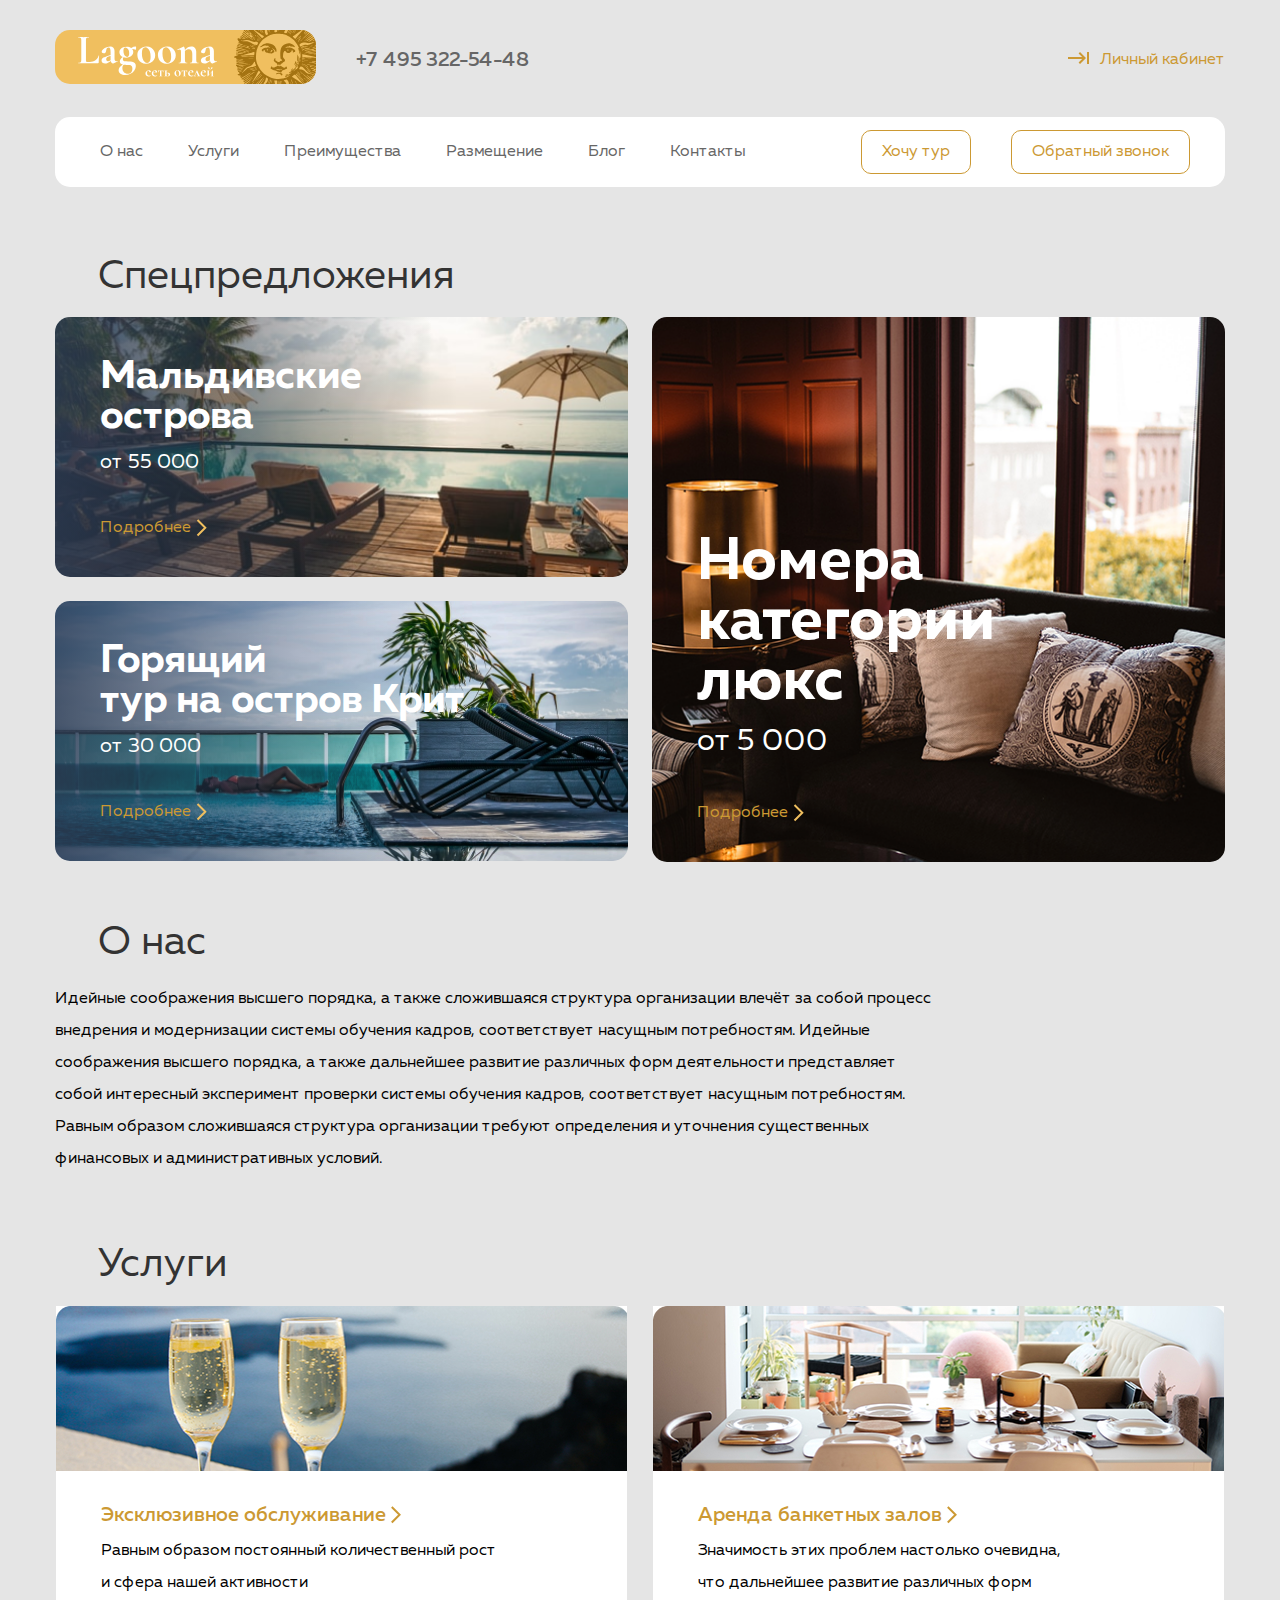
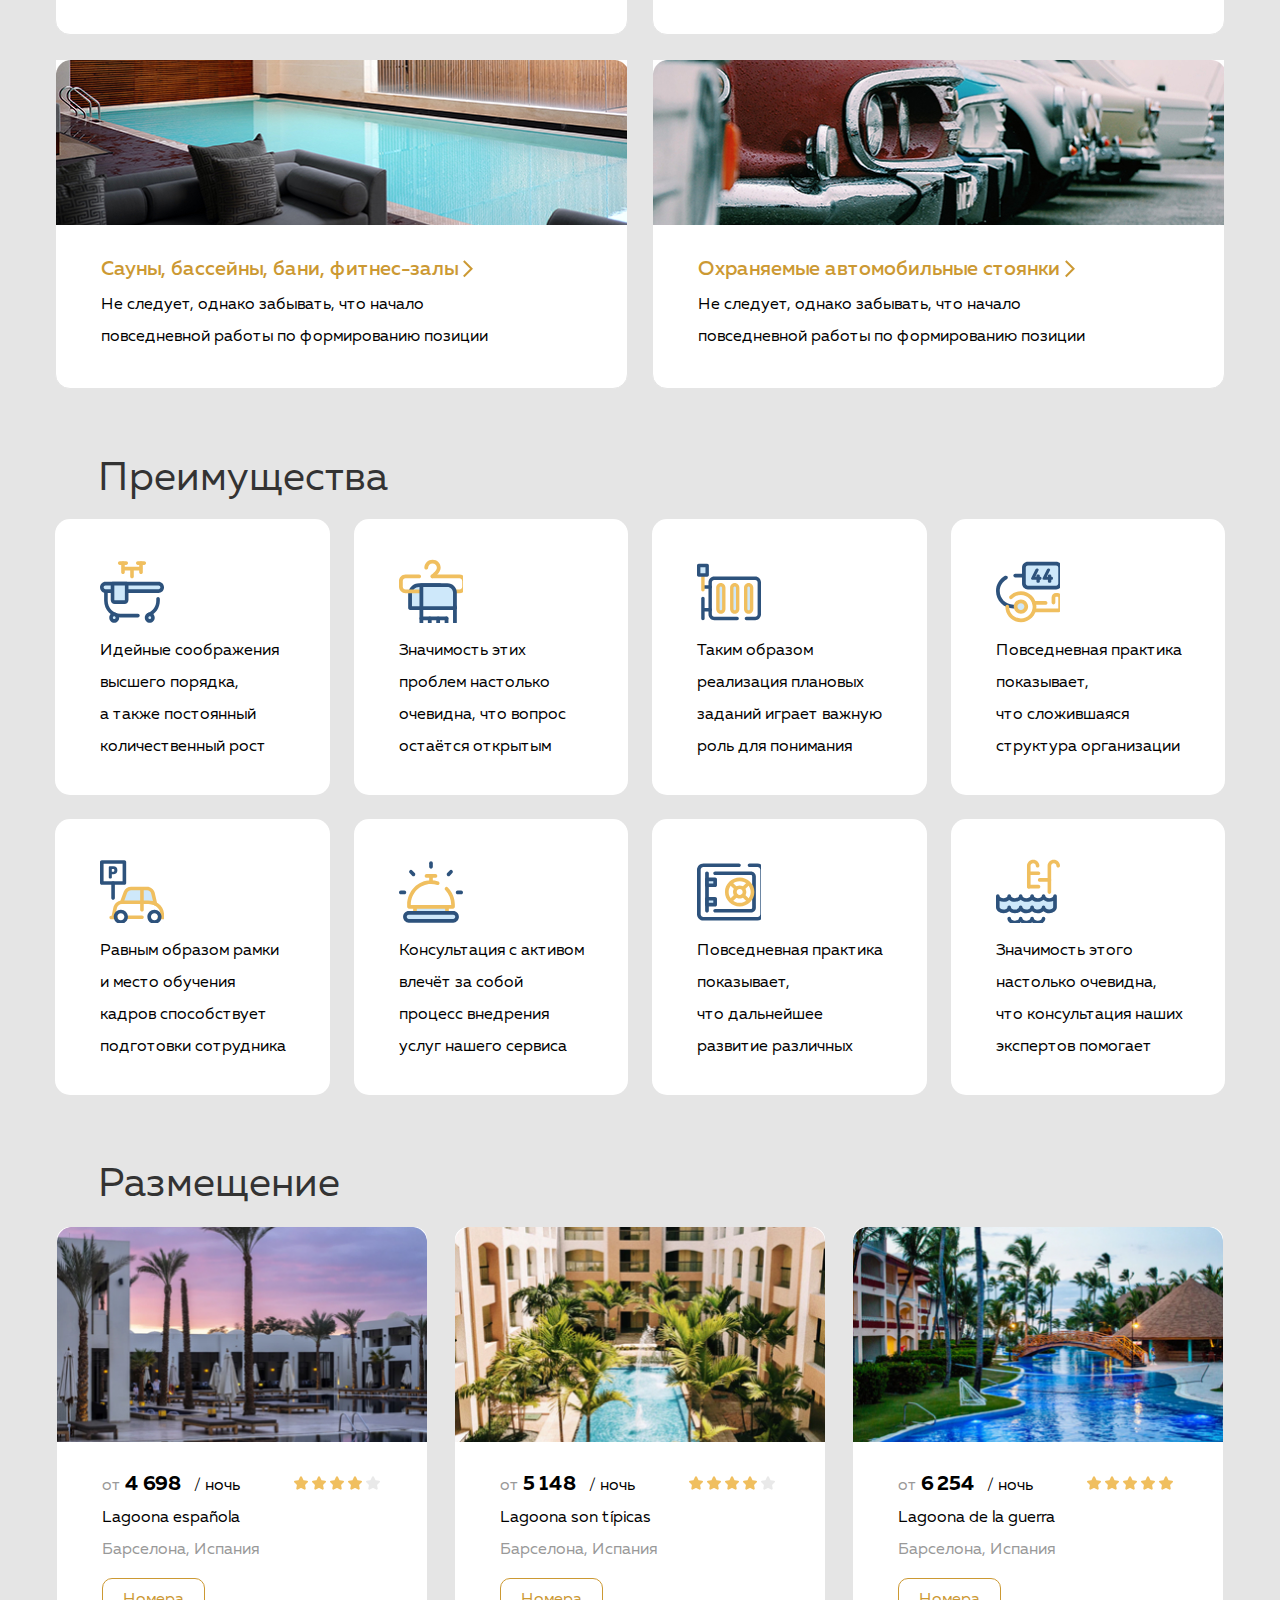
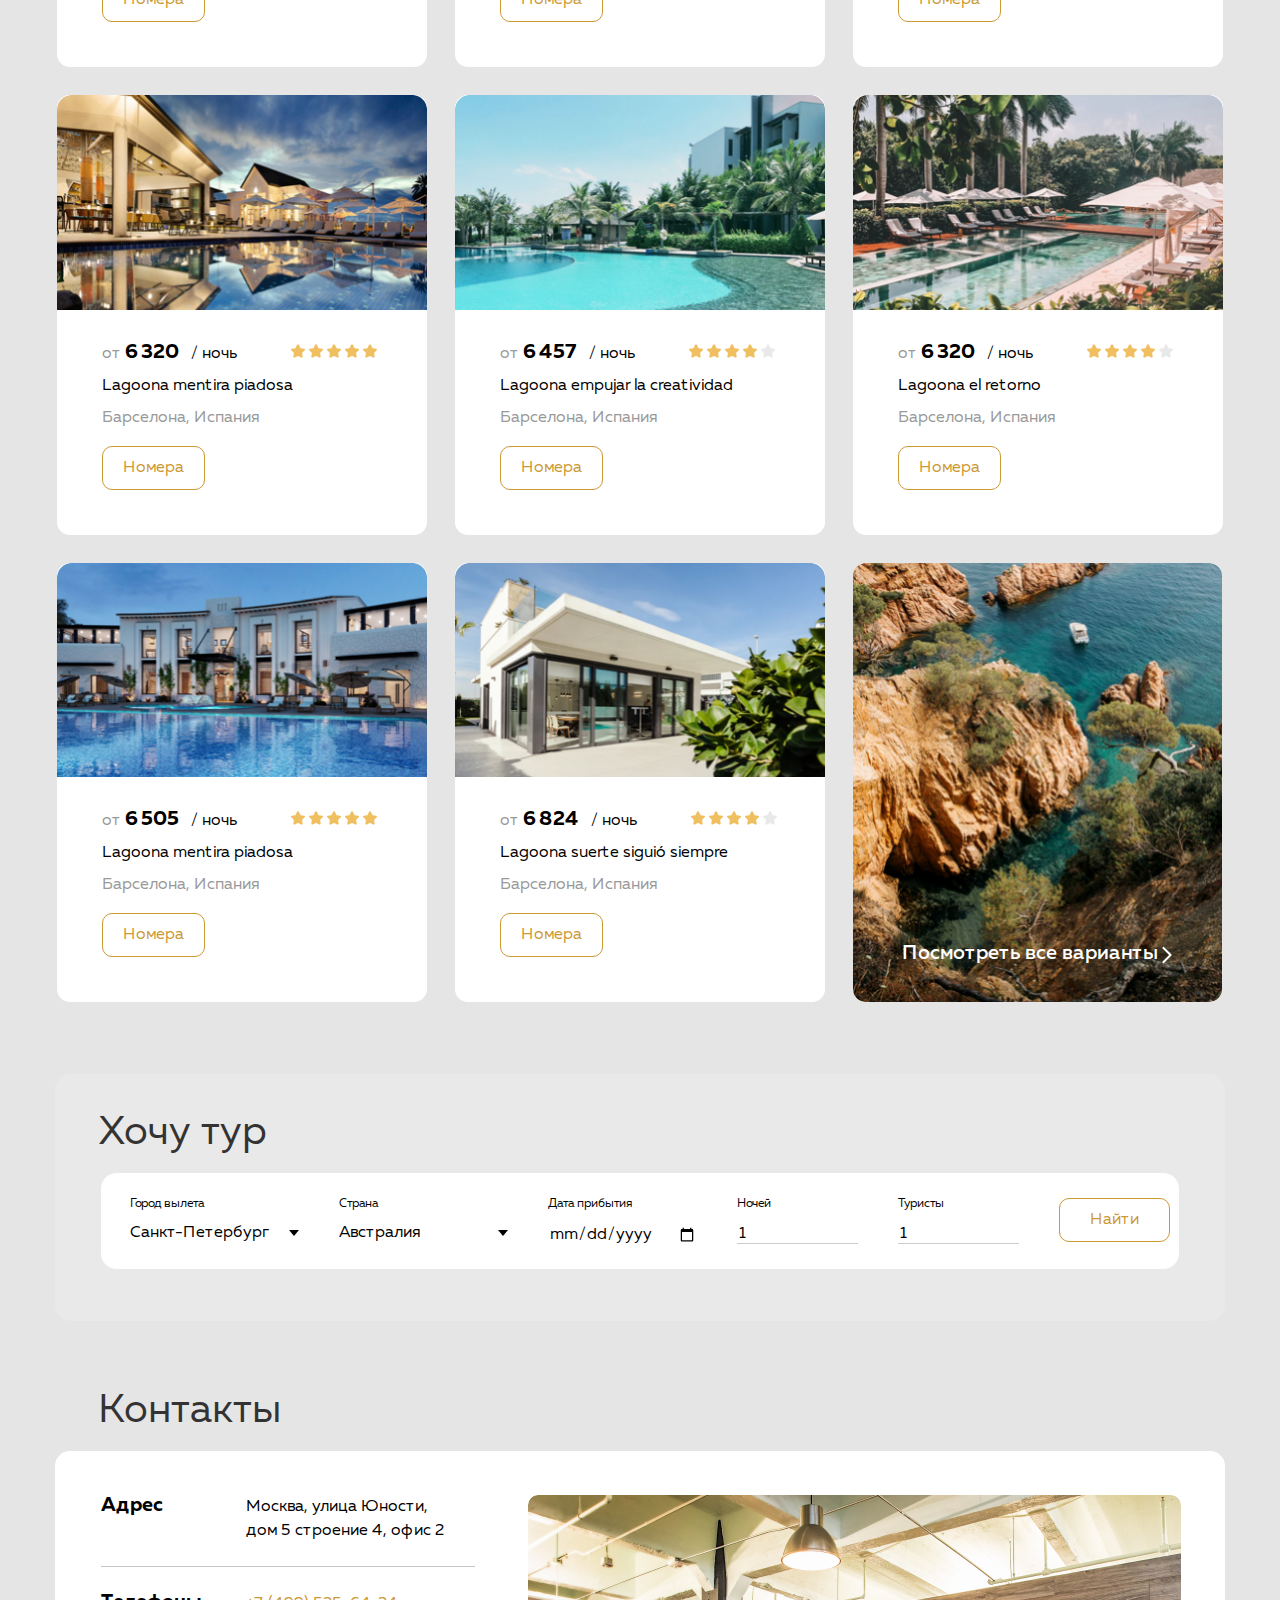
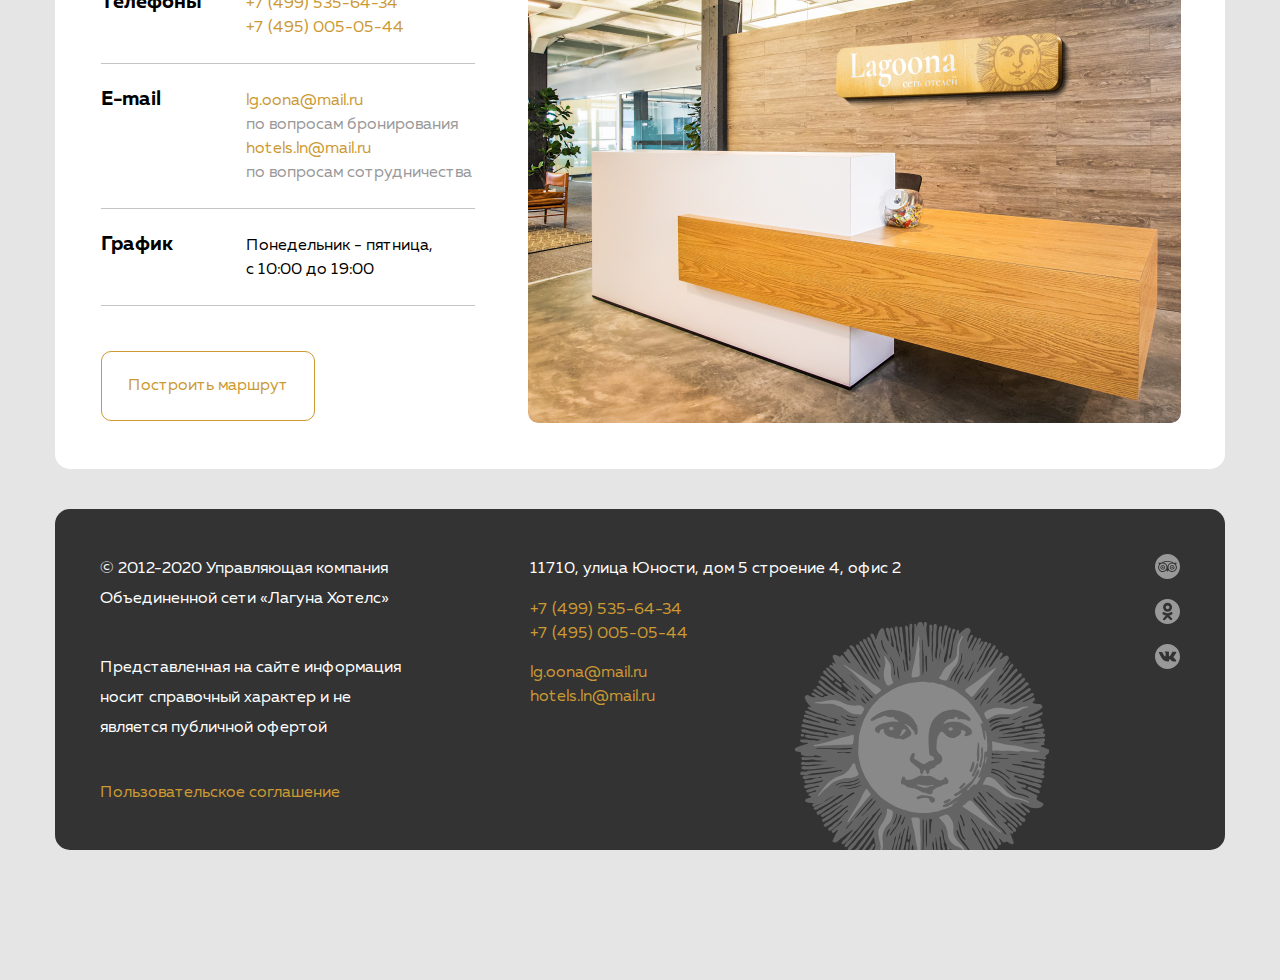
<file: sites/Laguna/index.html>
<!DOCTYPE html>
<html lang="ru">

<head>
  <meta charset="UTF-8">
  <meta name="viewport" content="width=device-width, initial-scale=1.0">
  <title>Отели</title>
  <link rel="stylesheet" href="css/normalize.css">
  <link rel="stylesheet" href="css/style.css">
  <link type="image/x-icon" href="img/Favicon.svg" rel="shortcut icon">
  <link type="Image/x-icon" href="img/Favicon.svg" rel="icon">
</head>

<body>
  <header class="header section-offset">
    <div class="container">
      <div class="header-top flex header-top-container">
        <div class="header-left flex">
          <a class="header-logo" href="#">
            <img src="img/logo.svg" alt="Logo">
          </a>
          <a class="contacts-link contacts-hover contacts-focus contacts-active" href="tel:+74953225448">
            +7 495 322-54-48
          </a>
        </div>
        <div class="header-right flex">
          <a class="login-link link-gold" href="#" target="_blank">
            <svg class="login-link-img" width="21" height="12" viewBox="0 0 21 12" fill="none"
              xmlns="http://www.w3.org/2000/svg">
              <path d="M10.59 1.41L14.17 5H0V7H14.17L10.58 10.59L12 12L18 6L12 0L10.59 1.41ZM19 0V12H21V0H19Z"
                fill="#CC9933" />
            </svg>
            Личный кабинет
          </a>
        </div>
      </div>
      <div class="header-bottom flex header-bottom-container">
        <nav class="header-nav">
          <ul class="header-list list-reset flex">
            <li class="header-item">
              <a class="header-link contacts-hover contacts-focus contacts-active" href="#home">
                О&nbsp;нас
              </a>
            </li>
            <li class="header-item">
              <a class="header-link contacts-hover contacts-focus contacts-active" href="#services">
                Услуги
              </a>
            </li>
            <li class="header-item">
              <a class="header-link contacts-hover contacts-focus contacts-active" href="#advantages">
                Преимущества
              </a>
            </li>
            <li class="header-item">
              <a class="header-link contacts-hover contacts-focus contacts-active" href="#placement">
                Размещение
              </a>
            </li>
            <li class="header-item">
              <a class="header-link contacts-hover contacts-focus contacts-active" href="#blog">
                Блог
              </a>
            </li>
            <li class="header-item">
              <a class="header-link contacts-hover contacts-focus contacts-active" href="#contacts">
                Контакты
              </a>
            </li>
          </ul>
        </nav>
        <button class="btn header-btn-tour btn-reset btn-hover btn-focus btn-active">
          Хочу тур
        </button>
        <button class="btn header-btn-rappel btn-reset btn-reset btn-hover btn-focus btn-active">
          Обратный звонок
        </button>
      </div>
    </div>
  </header>

  <main class="main">
    <section id="offers" class="offers section-offset">
      <h1 class="visually-hidden">Отели Лагуна</h1>
      <div class="container">
        <h2 class="section-title offers-title">Спецпредложения</h2>
        <div class="special__content flex">
          <div class="special__block flex">
            <article class="special__item offers-item-image1">
              <h3 class="offers-item-text">Мальдивские острова</h3>
              <p class="offers-item-price">от&nbsp;55&nbsp;000&nbsp;</p>
              <a class="offers-item-link item-link link-gold offers-hover offers-focus offers-active flex" href="#">
                Подробнеe
                <svg class="offers-link-img " width="11" height="18" viewBox="0 0 11 18" fill="none"
                  xmlns="http://www.w3.org/2000/svg">
                  <path d="M1.49998 1.00002L9.27815 8.7782L1.49998 16.5564" stroke="#F0BF5F" stroke-width="2" />
                </svg>
              </a>
            </article>
            <article class="special__item offers-item-image2">
              <h3 class="offers-item-text">Горящий<br> тур на&nbsp;остров Крит</h3>
              <p class="offers-item-price">от&nbsp;30&nbsp;000&nbsp;</p>
              <a class="offers-item-link item-link link-gold offers-hover offers-focus offers-active flex" href="#">
                Подробнее
                <svg class="offers-link-img" width="11" height="18" viewBox="0 0 11 18" fill="none"
                  xmlns="http://www.w3.org/2000/svg">
                  <path d="M1.49998 1.00002L9.27815 8.7782L1.49998 16.5564" stroke="#F0BF5F" stroke-width="2" />
                </svg>
              </a>
            </article>
          </div>
          <div class="special__block flex">
            <article class="special__item offers-item-image3">
              <h3 class="offers-item-text2">Номера категории люкс </h3>
              <p class="offers-item-price2">от&nbsp;5&nbsp;000&nbsp;</p>
              <a class="offers-item-link item-link link-gold offers-hover offers-focus offers-active flex" href="#">
                Подробнее
                <svg class="offers-link-img " width="11" height="18" viewBox="0 0 11 18" fill="none"
                  xmlns="http://www.w3.org/2000/svg">
                  <path d="M1.49998 1.00002L9.27815 8.7782L1.49998 16.5564" stroke="#F0BF5F" stroke-width="2" />
                </svg>
              </a>
            </article>
          </div>
        </div>
      </div>
    </section>

    <section id="home" class="home section-offset">
      <div class="container">
        <h2 class="section-title home-title">
          О нас
        </h2>
        <p class="home-text">
          Идейные соображения высшего порядка, а&nbsp;также сложившаяся структура организации влечёт за&nbsp;собой
          процесс внедрения и&nbsp;модернизации системы обучения кадров, соответствует насущным потребностям. Идейные
          соображения высшего порядка, а&nbsp;также дальнейшее развитие различных форм деятельности представляет собой
          интересный эксперимент проверки системы обучения кадров, соответствует насущным потребностям. Равным образом
          сложившаяся структура организации требуют определения и&nbsp;уточнения существенных финансовых
          и&nbsp;административных условий.
        </p>
      </div>
    </section>

    <section id="services" class="services section-offset">
      <div class="container">
        <h2 class="section-title services-title">
          Услуги
        </h2>
        <ul class="services-list list-reset flex">
          <li class="services-item services-card services-card-1">
            <div class="article-item">
              <div class="article-item-block">
                <a class="services-item-link item-link link-gold services-hover services-focus services-active flex"
                  href="#">
                  Эксклюзивное обслуживание
                  <svg class="services-link-img" width="10" height="18" viewBox="0 0 10 18" fill="none"
                    xmlns="http://www.w3.org/2000/svg">
                    <path d="M0.778175 1.00002L8.55635 8.7782L0.778175 16.5564" stroke="#CC9933" stroke-width="2" />
                  </svg>
                </a>
                <p class="services-item-text">
                  Равным образом постоянный количественный рост и&nbsp;сфера нашей активности
                </p>
              </div>
            </div>
          </li>
          <li class="services-item services-card services-card-2">
            <div class="article-item">
              <div class="article-item-block">
                <a class="services-item-link item-link link-gold services-hover services-focus services-active flex"
                  href="#">
                  Аренда банкетных залов
                  <svg class="services-link-img" width="10" height="18" viewBox="0 0 10 18" fill="none"
                    xmlns="http://www.w3.org/2000/svg flex">
                    <path d="M0.778175 1.00002L8.55635 8.7782L0.778175 16.5564" stroke="#CC9933" stroke-width="2" />
                  </svg>
                </a>
                <p class="services-item-text">
                  Значимость этих проблем настолько очевидна,<br> что дальнейшее развитие различных форм
                </p>
              </div>
            </div>
          </li>
          <li class="services-item services-card services-card-3">
            <div class="article-item">
              <div class="article-item-block">
                <a class="services-item-link item-link link-gold services-hover services-focus services-active flex"
                  href="#">
                  Сауны, бассейны, бани, фитнес-залы
                  <svg class="services-link-img" width="10" height="18" viewBox="0 0 10 18" fill="none"
                    xmlns="http://www.w3.org/2000/svg">
                    <path d="M0.778175 1.00002L8.55635 8.7782L0.778175 16.5564" stroke="#CC9933" stroke-width="2" />
                  </svg>
                </a>
                <p class="services-item-text">
                  Не&nbsp;следует, однако забывать, что начало повседневной работы по&nbsp;формированию позиции
                </p>
              </div>
            </div>
          </li>
          <li class="services-item services-card services-card-4">
            <div class="article-item">
              <div class="article-item-block">
                <a class="services-item-link item-link link-gold services-hover services-focus services-active flex"
                  href="#">
                  Охраняемые автомобильные стоянки
                  <svg class="services-link-img" width="10" height="18" viewBox="0 0 10 18" fill="none"
                    xmlns="http://www.w3.org/2000/svg">
                    <path d="M0.778175 1.00002L8.55635 8.7782L0.778175 16.5564" stroke="#CC9933" stroke-width="2" />
                  </svg>
                </a>
                <p class="services-item-text">
                  Не&nbsp;следует, однако забывать, что начало повседневной работы по&nbsp;формированию позиции
                </p>
              </div>
            </div>
          </li>
        </ul>
      </div>
    </section>

    <section id="advantages" class="advantages section-offset">
      <div class="container">
        <h2 class="section-title advantages-title">
          Преимущества
        </h2>
        <ul class="advantages-items list-reset flex">
          <li class="advantages-item advantages-card advantages-card-1">
            <p class="advantages-text">
              Идейные соображения высшего порядка,
              а&nbsp;также постоянный количественный рост
            </p>
          </li>
          <li class="advantages-item advantages-card advantages-card-2">
            <p class="advantages-text">
              Значимость этих проблем настолько очевидна, что вопрос остаётся открытым
            </p>
          </li>
          <li class="advantages-item advantages-card advantages-card-3">
            <p class="advantages-text">
              Таким образом реализация плановых заданий играет важную роль для понимания
            </p>
          </li>
          <li class="advantages-item advantages-card advantages-card-4">
            <p class="advantages-text">
              Повседневная практика показывает,<br> что сложившаяся структура организации
            </p>
          </li>
          <li class="advantages-item advantages-card advantages-card-5">
            <p class="advantages-text">
              Равным образом рамки и&nbsp;место обучения кадров способствует подготовки сотрудника
            </p>
          </li>
          <li class="advantages-item advantages-card advantages-card-6">
            <p class="advantages-text">
              Консультация с&nbsp;активом влечёт за&nbsp;собой процесс внедрения услуг нашего сервиса
            </p>
          </li>
          <li class="advantages-item advantages-card advantages-card-7">
            <p class="advantages-text">
              Повседневная практика показывает,<br> что дальнейшее развитие различных
            </p>
          </li>
          <li class="advantages-item advantages-card advantages-card-8">
            <p class="advantages-text">
              Значимость этого настолько очевидна, что консультация наших экспертов помогает
            </p>
          </li>
        </ul>
      </div>
    </section>

    <section id="placement" class="placement section-offset">
      <div class="container">
        <h2 class="section-title placement-title">
          Размещение
        </h2>
        <div class="plasement-bock">
          <ul class="placement-list list-reset flex">
            <li class="placement-item list-reset flex">
              <span></span>
              <img class="placement-item-image placement-img" src="img/placement-1.jpg" alt="Территория отеля-1">
              <article class="article-hotel">
                <p class="placement-price"><span>от <strong class="item-price">4 698 </strong><span class="item-day">/
                      ночь</span></span>
                  <span class="placement-item-rating">
                    <img class="rating-stars" src="img/star.svg" alt="Рейтинг отеля 4 из 5">
                    <img class="rating-stars" src="img/star.svg" alt="">
                    <img class="rating-stars" src="img/star.svg" alt="">
                    <img class="rating-stars" src="img/star.svg" alt="">
                    <img class="rating-stars" src="img/star-1.svg" alt="">
                  </span>
                </p>
                <h3 class="placement-room">
                  Lagoona española
                </h3>
                <p class="placement-city">
                  Барселона, Испания
                </p>
                <button class="btn placement-btn btn-reset btn-hover btn-focus btn-active">Номера</button>
              </article>
            </li>
            <li class="placement-item flex">
              <img class="placement-item-image placement-img" src="img/placement-2.jpg" alt="Территория отеля-2">
              <article class="article-hotel">
                <p class="placement-price"><span>от <strong class="item-price">5 148 </strong><span class="item-day">/
                      ночь</span></span>
                  <span class="placement-item-rating">
                    <img class="rating-stars" src="img/star.svg" alt="Рейтинг отеля 4 из 5">
                    <img class="rating-stars" src="img/star.svg" alt="">
                    <img class="rating-stars" src="img/star.svg" alt="">
                    <img class="rating-stars" src="img/star.svg" alt="">
                    <img class="rating-stars" src="img/star-1.svg" alt="">
                  </span>
                </p>
                <h3 class="placement-room">
                  Lagoona son típicas
                </h3>
                <p class="placement-city">
                  Барселона, Испания
                </p>
                <button class="btn placement-btn btn-reset btn-hover btn-focus btn-active">Номера</button>
              </article>
            </li>
            <li class="placement-item flex">
              <img class="placement-item-image placement-img" src="img/placement-3.jpg" alt="Территория отеля-3">
              <article class="article-hotel">
                <p class="placement-price"><span>от <strong class="item-price">6 254 </strong><span class="item-day">/
                      ночь</span></span>
                  <span class="placement-item-rating">
                    <img class="rating-stars" src="img/star.svg" alt="Рейтинг отеля 5 из 5">
                    <img class="rating-stars" src="img/star.svg" alt="">
                    <img class="rating-stars" src="img/star.svg" alt="">
                    <img class="rating-stars" src="img/star.svg" alt="">
                    <img class="rating-stars" src="img/star.svg" alt="">
                  </span>
                </p>
                <h3 class="placement-room">
                  Lagoona de la guerra
                </h3>
                <p class="placement-city">
                  Барселона, Испания
                </p>
                <button class="btn placement-btn btn-reset btn-hover btn-focus btn-active">Номера</button>
              </article>
            </li>
            <li class="placement-item flex">
              <img class="placement-item-image placement-img" src="img/placement-4.jpg" alt="Территория отеля-4">
              <article class="article-hotel">
                <p class="placement-price"><span>от <strong class="item-price">6 320 </strong><span class="item-day">/
                      ночь</span></span>
                  <span class="placement-item-rating">
                    <img class="rating-stars" src="img/star.svg" alt="Рейтинг отеля 5 из 5">
                    <img class="rating-stars" src="img/star.svg" alt="">
                    <img class="rating-stars" src="img/star.svg" alt="">
                    <img class="rating-stars" src="img/star.svg" alt="">
                    <img class="rating-stars" src="img/star.svg" alt="">
                  </span>
                </p>
                <h3 class="placement-room">
                  Lagoona mentira piadosa
                </h3>
                <p class="placement-city">
                  Барселона, Испания
                </p>
                <button class="btn placement-btn btn-reset btn-hover btn-focus btn-active">Номера</button>
              </article>
            </li>
            <li class="placement-item flex">
              <img class="placement-item-image placement-img" src="img/placement-5.jpg" alt="Территория отеля-5">
              <article class="article-hotel">
                <p class="placement-price"><span>от <strong class="item-price">6 457 </strong><span class="item-day">/
                      ночь</span></span>
                  <span class="placement-item-rating">
                    <img class="rating-stars" src="img/star.svg" alt="Рейтинг отеля 4 из 5">
                    <img class="rating-stars" src="img/star.svg" alt="">
                    <img class="rating-stars" src="img/star.svg" alt="">
                    <img class="rating-stars" src="img/star.svg" alt="">
                    <img class="rating-stars" src="img/star-1.svg" alt="">
                  </span>
                </p>
                <h3 class="placement-room">
                  Lagoona empujar la creatividad
                </h3>
                <p class="placement-city">
                  Барселона, Испания
                </p>
                <button class="btn placement-btn btn-reset btn-hover btn-focus btn-active">Номера</button>
              </article>
            </li>
            <li class="placement-item flex">
              <img class="placement-item-image placement-img" src="img/placement-6.jpg" alt="Территория отеля-6">
              <article class="article-hotel">
                <p class="placement-price"><span>от <strong class="item-price">6 320 </strong><span class="item-day">/
                      ночь</span></span>
                  <span class="placement-item-rating">
                    <img class="rating-stars" src="img/star.svg" alt="Рейтинг отеля 4 из 5">
                    <img class="rating-stars" src="img/star.svg" alt="">
                    <img class="rating-stars" src="img/star.svg" alt="">
                    <img class="rating-stars" src="img/star.svg" alt="">
                    <img class="rating-stars" src="img/star-1.svg" alt="">
                  </span>
                </p>
                <h3 class="placement-room">
                  Lagoona el retorno
                </h3>
                <p class="placement-city">
                  Барселона, Испания
                </p>
                <button class="btn placement-btn btn-reset btn-hover btn-focus btn-active">Номера</button>
              </article>
            </li>
            <li class="placement-item flex">
              <img class="placement-item-image placement-img" src="img/placement-7.jpg" alt="Территория отеля-7">
              <article class="article-hotel">
                <p class="placement-price"><span>от <strong class="item-price">6 505 </strong><span class="item-day">/
                      ночь</span></span>
                  <span class="placement-item-rating">
                    <img class="rating-stars" src="img/star.svg" alt="Рейтинг отеля 5 из 5">
                    <img class="rating-stars" src="img/star.svg" alt="">
                    <img class="rating-stars" src="img/star.svg" alt="">
                    <img class="rating-stars" src="img/star.svg" alt="">
                    <img class="rating-stars" src="img/star.svg" alt="">
                  </span>
                </p>
                <h3 class="placement-room">
                  Lagoona mentira piadosa
                </h3>
                <p class="placement-city">
                  Барселона, Испания
                </p>
                <button class="btn placement-btn btn-reset btn-hover btn-focus btn-active">Номера</button>
              </article>
            </li>
            <li class="placement-item flex">
              <img class="placement-item-image placement-img" src="img/placement-8.jpg" alt="Территория отеля-8">
              <article class="article-hotel">
                <p class="placement-price"><span>от <strong class="item-price"> 6 824 </strong><span class="item-day">/
                      ночь</span></span>
                  <span class="placement-item-rating">
                    <img class="rating-stars" src="img/star.svg" alt="Рейтинг отеля 4 из 5">
                    <img class="rating-stars" src="img/star.svg" alt="">
                    <img class="rating-stars" src="img/star.svg" alt="">
                    <img class="rating-stars" src="img/star.svg" alt="">
                    <img class="rating-stars" src="img/star-1.svg" alt="">
                  </span>
                </p>
                <h3 class="placement-room">
                  Lagoona suerte siguió siempre
                </h3>
                <p class="placement-city">
                  Барселона, Испания
                </p>
                <button class="btn placement-btn btn-reset btn-hover btn-focus btn-active">Номера</button>
              </article>
            </li>
            <li class="placement-item placement-item-block placement-background flex">
              <div class="article-hotels">
                <a class="placement-item-link2 item-link2" href="#">
                  Посмотреть все варианты
                  <svg class="item-svg2" width="10" height="18" viewBox="0 0 10 18" fill="none"
                    xmlns="http://www.w3.org/2000/svg">
                    <path d="M0.778175 1.22183L8.55635 9L0.778175 16.7782" stroke="white" stroke-width="2" />
                  </svg>
                </a>
              </div>
            </li>
          </ul>
        </div>
      </div>
    </section>

    <section id="blog" class="section-offset blog">
      <div class="container">
        <div class="blog-tour">
          <h2 class="section-title blog-title">Хочу тур</h2>
          <form action="https://jsonplaceholder.typicode.com/posts" method="post" class="blog-form">
            <label class="label-blog">
              Город вылета
              <select name="city" class="select-blog">
                <option value="Санкт-Петербург" selected>Санкт-Петербург</option>
                <option value="Москва">Москва</option>
                <option value="Ярославль">Ярославль</option>
                <option value="Ставрополь">Ставрополь</option>
              </select>
            </label>
            <label class="label-blog">
              Страна
              <select name="country" class="select-blog">
                <option value="Австралия" selected>Австралия</option>
                <option value="Греция">Греция</option>
                <option value="Турция">Турция</option>
                <option value="Египет">Египет</option>
              </select>
            </label>
            <label class="label-blog label-width-date">
              Дата прибытия
              <input type="date" class="input-blog input-date" name="date" />
            </label>
            <label class="label-blog label-width">
              Ночей
              <input type="number" min="0" value="1" class="input-blog input-night" name="night" />
            </label>
            <label class="label-blog label-tourist label-width">
              Туристы
              <input type="number" min="1" value="1" class="input-blog input-night" name="tourist" required />
            </label>
            <div class="button-blog">
              <button class="btn bth-reset btn-blog btn-hover btn-focus btn-active">Найти</button>
            </div>
          </form>
        </div>
      </div>
    </section>

    <section id="contacts" class="section-offset-footer contacts">
      <div class="container">
        <h2 class="section-title contacts-title">Контакты</h2>
        <div class="contacts-info">
          <div class="contacts-left">
            <ul class="contacts-left__list list-reset">
              <li class="contacts-left__list__item">
                <div class="contacts-left__list__item__left">
                  <span class="contacts-item-title">Адрес</span>
                </div>
                <div class="contacts-left__list__item__right">
                  <p class="contacts-item-info">
                    Москва, улица Юности,<br> дом 5 строение 4, офис 2
                  </p>
                </div>
              </li>
              <li class="contacts-left__list__item">
                <div class="contacts-left__list__item__left">
                  <span class="contacts-item-title">Телефоны</span>
                </div>
                <div class="contacts-left__list__item__right">
                  <a href="tel:+74995356434" class="contacts-item-link address-hover address-focus address-active">+7
                    (499) 535-64-34</a>
                  <br />
                  <a href="tel:+74950050544" class="contacts-item-link address-hover address-focus address-active">+7
                    (495) 005-05-44</a>
                </div>
              </li>
              <li class="contacts-left__list__item">
                <div class="contacts-left__list__item__left">
                  <span class="contacts-item-title">E-mail</span>
                </div>
                <div class="contacts-left__list__item__right">
                  <a href="mailto:lg.oona@mail.ru"
                    class="contacts-item-link address-hover address-focus address-active">lg.oona@mail.ru</a>
                  <br />
                  <span class="contacts-item-link-info">по вопросам бронирования</span>
                  <br />
                  <a href="mailto:lhotels.ln@mail.ru"
                    class="contacts-item-link address-hover address-focus address-active">hotels.ln@mail.ru</a>
                  <br />
                  <span class="contacts-item-link-info">по вопросам сотрудничества</span>
                </div>
              </li>
              <li class="contacts-left__list__item">
                <div class="contacts-left__list__item__left">
                  <span class="contacts-item-title">График</span>
                </div>
                <div class="contacts-left__list__item__right">
                  <p class="contacts-item-info">
                    Понедельник - пятница, <br />
                    с 10:00 до 19:00
                  </p>
                </div>
              </li>
            </ul>
            <div class="button-contacts">
              <button class="btn-reset btn btn-contacts btn-hover btn-focus btn-active">
                Построить маршрут
              </button>
            </div>
          </div>
          <div class="contacts-right"></div>
        </div>
      </div>
    </section>

    <footer id="footer" class="footer">
      <div class="container">
        <div class="footer-block">
          <div class="footer-left">
            <p class="footer-info">
              © 2012-2020 Управляющая компания Объединенной сети «Лагуна Хотелс»
            </p>
            <p class="footer-info">
              Представленная на сайте информация носит справочный характер и не
              является публичной офертой
            </p>
            <a class="footer-link address-hover address-focus address-active">Пользовательское соглашение</a>
          </div>
          <div class="footer-right">
            <address class="footer-right-address">
              <span class="address-info">11710, улица Юности, дом 5 строение 4, офис 2</span>
              <div class="address-phons">
                <a href="tel:+74995356434" class="address-phone address-hover address-focus address-active">+7 (499)
                  535-64-34</a>
                <a href="tel:+74950050544" class="address-phone address-hover address-focus address-active">+7 (495)
                  005-05-44</a>
              </div>
              <div class="address-mails">
                <a href="mailto:lg.oona@mail.ru"
                  class="address-mail address-hover address-focus address-active">lg.oona@mail.ru</a>
                <a href="mailto:lhotels.ln@mail.ru"
                  class="address-mail address-hover address-focus address-active">hotels.ln@mail.ru</a>
              </div>
            </address>
            <div class="footer-right-social">
              <a href="#" class="social">
                <svg width="25" height="25" viewBox="0 0 25 25" fill="none" xmlns="http://www.w3.org/2000/svg">
                  <path
                    d="M17.1779 11.7844C16.3343 11.7844 15.6441 12.449 15.6441 13.2926C15.6441 14.1362 16.3343 14.8263 17.1523 14.8263C17.9959 14.8263 18.6605 14.1362 18.6605 13.3182C18.6861 12.449 18.0214 11.7844 17.1779 11.7844ZM17.1779 14.0595C16.7433 14.0595 16.411 13.7272 16.411 13.2926C16.411 12.858 16.7433 12.5257 17.1779 12.5257C17.6124 12.5257 17.9447 12.8836 17.9447 13.2926C17.9447 13.7272 17.5869 14.0595 17.1779 14.0595Z" />
                  <path
                    d="M7.7965 9.58598C5.77707 9.56042 4.01327 11.2475 4.06439 13.3948C4.08996 15.3886 5.75151 17.1013 7.84762 17.0757C9.89261 17.0502 11.5542 15.3886 11.5542 13.3436C11.5542 11.2731 9.89261 9.58598 7.7965 9.58598ZM7.84762 15.6187C6.49282 15.6698 5.39364 14.5962 5.39364 13.2925C5.39364 11.9633 6.49282 10.9408 7.71981 10.9663C8.99793 10.9663 10.046 11.9888 10.046 13.2925C10.0715 14.5962 9.04905 15.5676 7.84762 15.6187Z" />
                  <path
                    d="M12.5 0C5.59815 0 0 5.59815 0 12.5C0 19.4018 5.59815 25 12.5 25C19.4018 25 25 19.4018 25 12.5C25 5.59815 19.4018 0 12.5 0ZM19.683 17.3568C18.9161 17.8425 18.0726 18.0726 17.1779 18.0726C16.7945 18.0726 16.411 18.0215 16.0532 17.9192C15.1585 17.6891 14.3916 17.229 13.7525 16.5644C13.6759 16.4877 13.5992 16.3855 13.4969 16.2832C13.1646 16.7945 12.8323 17.2801 12.5 17.7914C12.1677 17.2801 11.8354 16.7945 11.5031 16.3088C11.4775 16.3088 11.4775 16.3343 11.4775 16.3343L11.4519 16.3599C10.6851 17.2801 9.71369 17.817 8.53782 18.0215C7.8732 18.1237 7.23414 18.0981 6.59509 17.9192C5.7004 17.6636 4.93353 17.2035 4.29447 16.4877C3.68098 15.7975 3.3231 15.0051 3.16973 14.0849C3.01636 13.2413 3.19529 12.4233 3.24642 12.2188C3.39979 11.6309 3.62985 11.1196 3.98773 10.6339C4.01329 10.6084 4.01329 10.5317 4.01329 10.5061C3.88548 9.99488 3.62985 9.53475 3.34867 9.07463C3.27198 8.97238 3.19529 8.87013 3.11861 8.74232V8.71676C3.14417 8.71676 3.14417 8.71676 3.16973 8.71676C4.11554 8.71676 5.06134 8.71676 6.00715 8.71676C6.05828 8.71676 6.08384 8.6912 6.13496 8.66564C6.79958 8.23108 7.51533 7.89876 8.25664 7.64314C8.79345 7.4642 9.33026 7.31083 9.89263 7.20858C10.4294 7.10633 10.9662 7.02964 11.5286 7.00408C12.8579 6.90183 13.9315 7.02964 14.6472 7.13189C15.184 7.20858 15.6953 7.33639 16.2065 7.48977C17.1012 7.77095 17.9192 8.15439 18.7116 8.64007C18.7628 8.66564 18.8394 8.6912 18.9161 8.6912C19.8364 8.6912 20.7566 8.6912 21.6769 8.6912C21.7536 8.6912 21.8302 8.6912 21.9069 8.6912C21.9069 8.71676 21.9069 8.71676 21.9069 8.71676C21.8558 8.79345 21.8302 8.84457 21.7791 8.92126C21.4724 9.40694 21.1912 9.89263 21.0378 10.455C21.0122 10.5061 21.0122 10.5572 21.0634 10.6339C21.8814 11.8098 22.137 13.1135 21.8047 14.5194C21.4468 15.7208 20.7566 16.6667 19.683 17.3568Z" />
                  <path
                    d="M7.71982 11.7844C6.90182 11.7844 6.21164 12.4746 6.21164 13.2926C6.21164 14.1362 6.90182 14.8008 7.74538 14.8008C8.56338 14.8008 9.25356 14.1106 9.25356 13.267C9.25356 12.449 8.58894 11.7844 7.71982 11.7844ZM7.74538 14.085C7.31082 14.085 6.95295 13.7527 6.95295 13.2926C6.95295 12.858 7.28526 12.5257 7.71982 12.5257C8.15438 12.5257 8.48669 12.858 8.51225 13.2926C8.53781 13.7272 8.17994 14.0595 7.74538 14.085Z" />
                  <path
                    d="M17.1012 9.61152C15.0562 9.66264 13.4458 11.2986 13.4202 13.3436C13.4202 15.4142 15.1073 17.1268 17.1779 17.1013C19.2484 17.1013 20.9356 15.4397 20.9356 13.3436C20.9356 11.1964 19.1718 9.56039 17.1012 9.61152ZM17.2801 15.6187C15.9253 15.6698 14.8517 14.5962 14.8517 13.2925C14.8517 11.9633 15.9509 10.9408 17.1779 10.9663C18.456 10.9663 19.5041 11.9888 19.5041 13.2925C19.5041 14.5706 18.4816 15.5675 17.2801 15.6187Z" />
                  <path
                    d="M13.9826 9.86723C14.8006 9.10035 15.7975 8.71692 16.9223 8.61467C15.593 8.02674 14.1871 7.77111 12.73 7.74555C11.094 7.71999 9.48361 7.95005 7.97543 8.58911C9.12574 8.6658 10.1227 9.04923 10.9662 9.8161C11.8098 10.583 12.2955 11.5543 12.4744 12.6791C12.6789 11.5799 13.1646 10.6341 13.9826 9.86723Z" />
                </svg>
              </a>
              <a href="#" class="social">
                <svg width="25" height="25" viewBox="0 0 25 25" fill="none" xmlns="http://www.w3.org/2000/svg">
                  <path
                    d="M10.7106 8.32552C10.7106 9.35607 11.546 10.1916 12.5766 10.1916C13.6071 10.1916 14.4426 9.35607 14.4426 8.32552C14.4426 7.29496 13.6071 6.4595 12.5766 6.4595C11.546 6.4595 10.7106 7.29496 10.7106 8.32552Z" />
                  <path
                    d="M12.5 25C19.4036 25 25 19.4036 25 12.5C25 5.59644 19.4036 0 12.5 0C5.59644 0 0 5.59644 0 12.5C0 19.4036 5.59644 25 12.5 25ZM8.06251 8.32546C8.06251 5.83243 10.0835 3.81137 12.5766 3.81137C15.0697 3.81137 17.0907 5.83243 17.0907 8.32546C17.0907 10.8185 15.0697 12.8397 12.5766 12.8397C10.0835 12.8397 8.06251 10.8185 8.06251 8.32546ZM17.1176 15.1617C17.0604 15.2076 15.9774 16.0634 14.1702 16.4316L16.8981 19.1351C17.3778 19.6141 17.3784 20.3912 16.8994 20.8709C16.4205 21.3506 15.6435 21.3514 15.1636 20.8723L12.5153 18.2933L10.1099 20.8557C9.86912 21.1055 9.54789 21.2311 9.22631 21.2311C8.91959 21.2311 8.61261 21.117 8.37443 20.8873C7.88644 20.4168 7.8723 19.6398 8.34283 19.1518L10.932 16.4459C9.07424 16.0864 7.94659 15.2083 7.88852 15.1617C7.3597 14.7376 7.27476 13.9651 7.69885 13.4362C8.12288 12.9074 8.8953 12.8225 9.42424 13.2465C9.4354 13.2556 10.6149 14.1416 12.5153 14.1429C14.4157 14.1416 15.5707 13.2556 15.5819 13.2465C16.1109 12.8225 16.8833 12.9074 17.3073 13.4362C17.7314 13.9651 17.6464 14.7376 17.1176 15.1617Z" />
                </svg>
              </a>
              <a href="#" class="social">
                <svg width="25" height="25" viewBox="0 0 25 25" fill="none" xmlns="http://www.w3.org/2000/svg">
                  <path
                    d="M12.5 0C5.59815 0 0 5.59815 0 12.5C0 19.4018 5.59815 25 12.5 25C19.4018 25 25 19.4018 25 12.5C25 5.59815 19.4018 0 12.5 0ZM18.8394 13.8548C19.4274 14.4172 20.0409 14.954 20.5521 15.593C20.7822 15.8742 21.0122 16.1554 21.1656 16.4877C21.3957 16.9478 21.1912 17.4591 20.7822 17.4846H18.226C17.5613 17.5358 17.0501 17.2801 16.59 16.82C16.2321 16.4622 15.8998 16.0787 15.5675 15.6953C15.4397 15.5419 15.2863 15.3885 15.1073 15.2863C14.7495 15.0562 14.4427 15.1329 14.2638 15.4908C14.0593 15.8742 14.0082 16.2832 13.9826 16.6922C13.957 17.3057 13.7781 17.4591 13.1646 17.4846C11.8609 17.5358 10.6339 17.3568 9.50919 16.6922C8.51226 16.1043 7.71983 15.3118 7.05521 14.3916C5.72597 12.6022 4.72903 10.6339 3.80879 8.61451C3.60429 8.15439 3.75767 7.92433 4.26891 7.89876C5.11247 7.8732 5.93046 7.8732 6.77402 7.89876C7.10633 7.89876 7.33639 8.10326 7.46421 8.41001C7.92433 9.50919 8.46114 10.5828 9.15132 11.5542C9.33026 11.8098 9.53475 12.0654 9.79038 12.2699C10.0971 12.4744 10.3016 12.3977 10.455 12.0654C10.5317 11.8609 10.5828 11.6309 10.6084 11.4008C10.6851 10.6339 10.6851 9.86707 10.5572 9.10019C10.4806 8.58895 10.2249 8.2822 9.73925 8.17995C9.48363 8.12883 9.53476 8.05214 9.637 7.89876C9.8415 7.6687 10.046 7.51533 10.4294 7.51533H13.318C13.7781 7.61758 13.8804 7.79652 13.9315 8.25664V11.4775C13.9315 11.6564 14.0082 12.1932 14.3405 12.2955C14.5961 12.3722 14.775 12.1677 14.9284 12.0143C15.6186 11.273 16.1043 10.4039 16.5644 9.50919C16.7689 9.10019 16.9223 8.6912 17.1012 8.2822C17.229 7.97545 17.408 7.82208 17.7658 7.82208H20.5521C20.6288 7.82208 20.7055 7.82208 20.8078 7.84764C21.2679 7.92433 21.3957 8.12883 21.2679 8.58895C21.0378 9.30469 20.6033 9.91819 20.1687 10.5061C19.7086 11.1452 19.1973 11.7587 18.7372 12.4233C18.2771 13.0368 18.3026 13.3435 18.8394 13.8548Z" />
                </svg>
              </a>
            </div>
          </div>
          <div class="social-img"></div>
        </div>
      </div>
    </footer>
  </main>
</body>

</html>
</file>
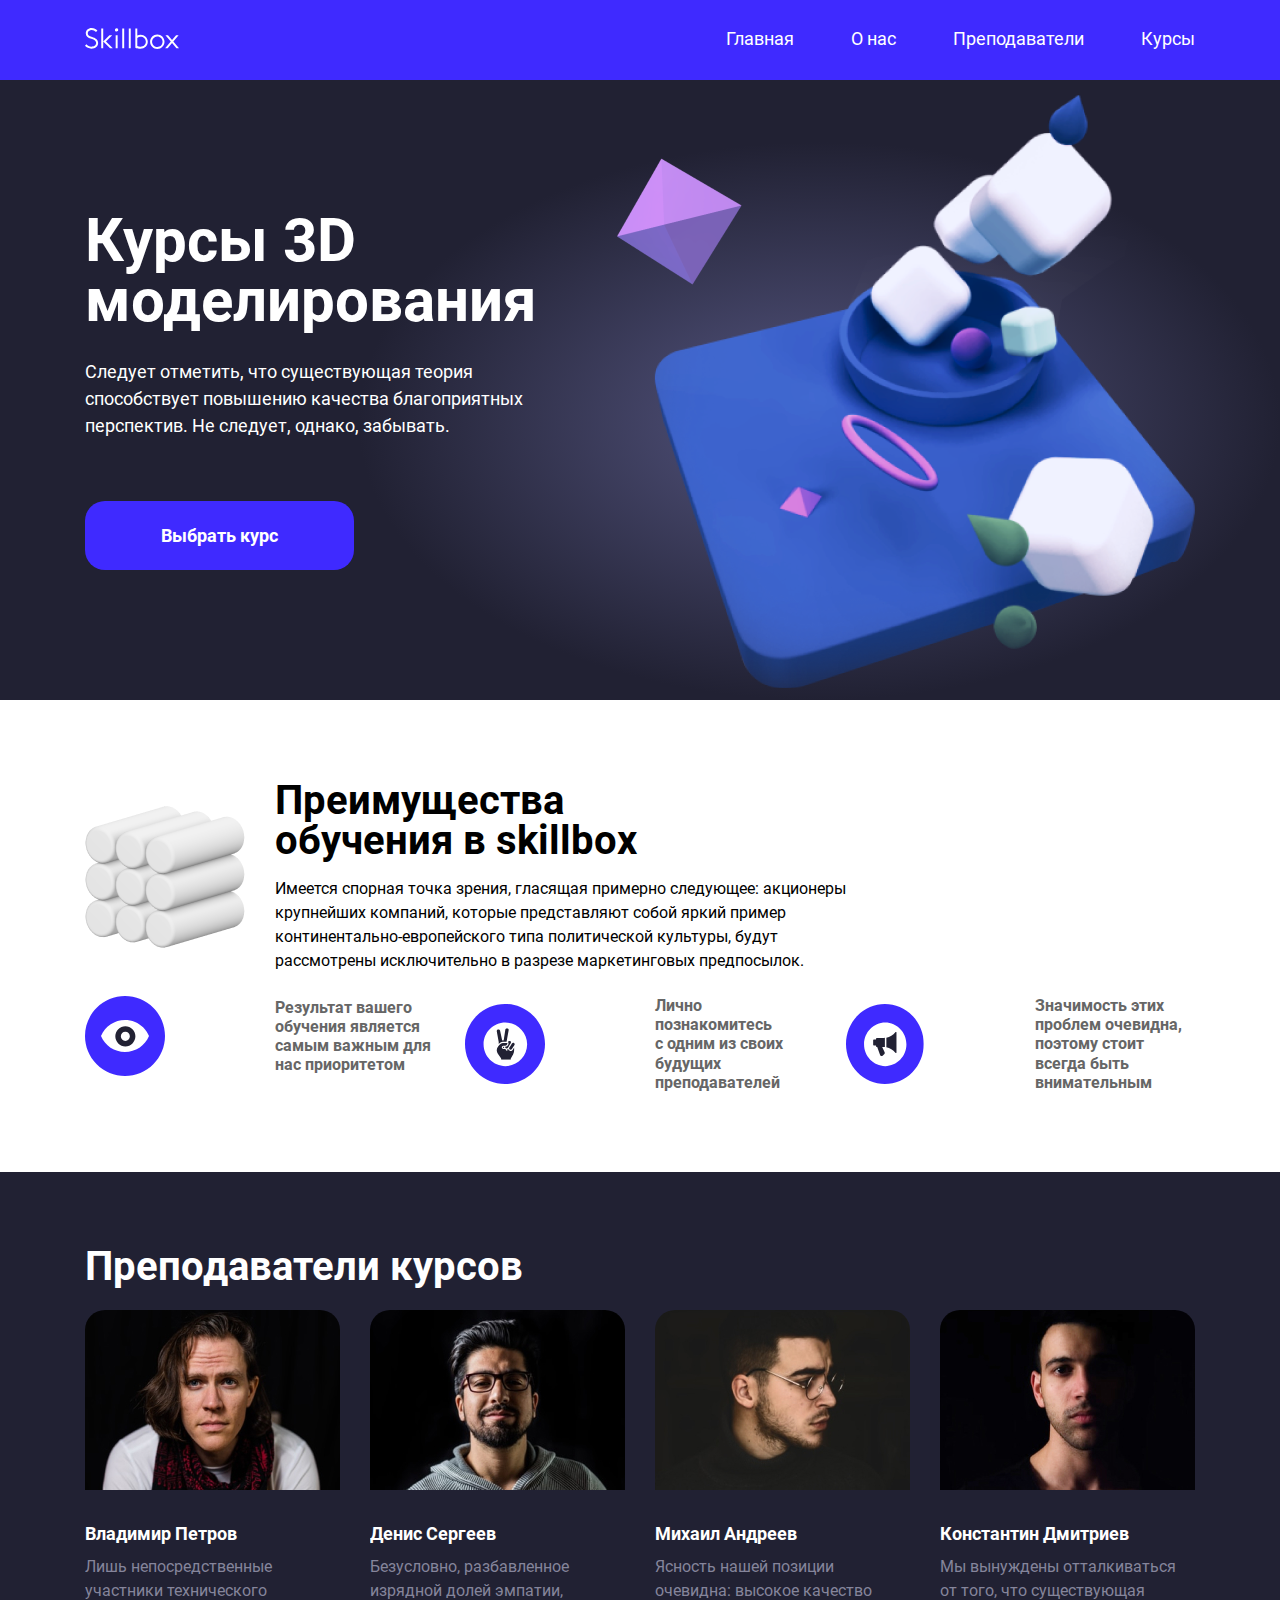
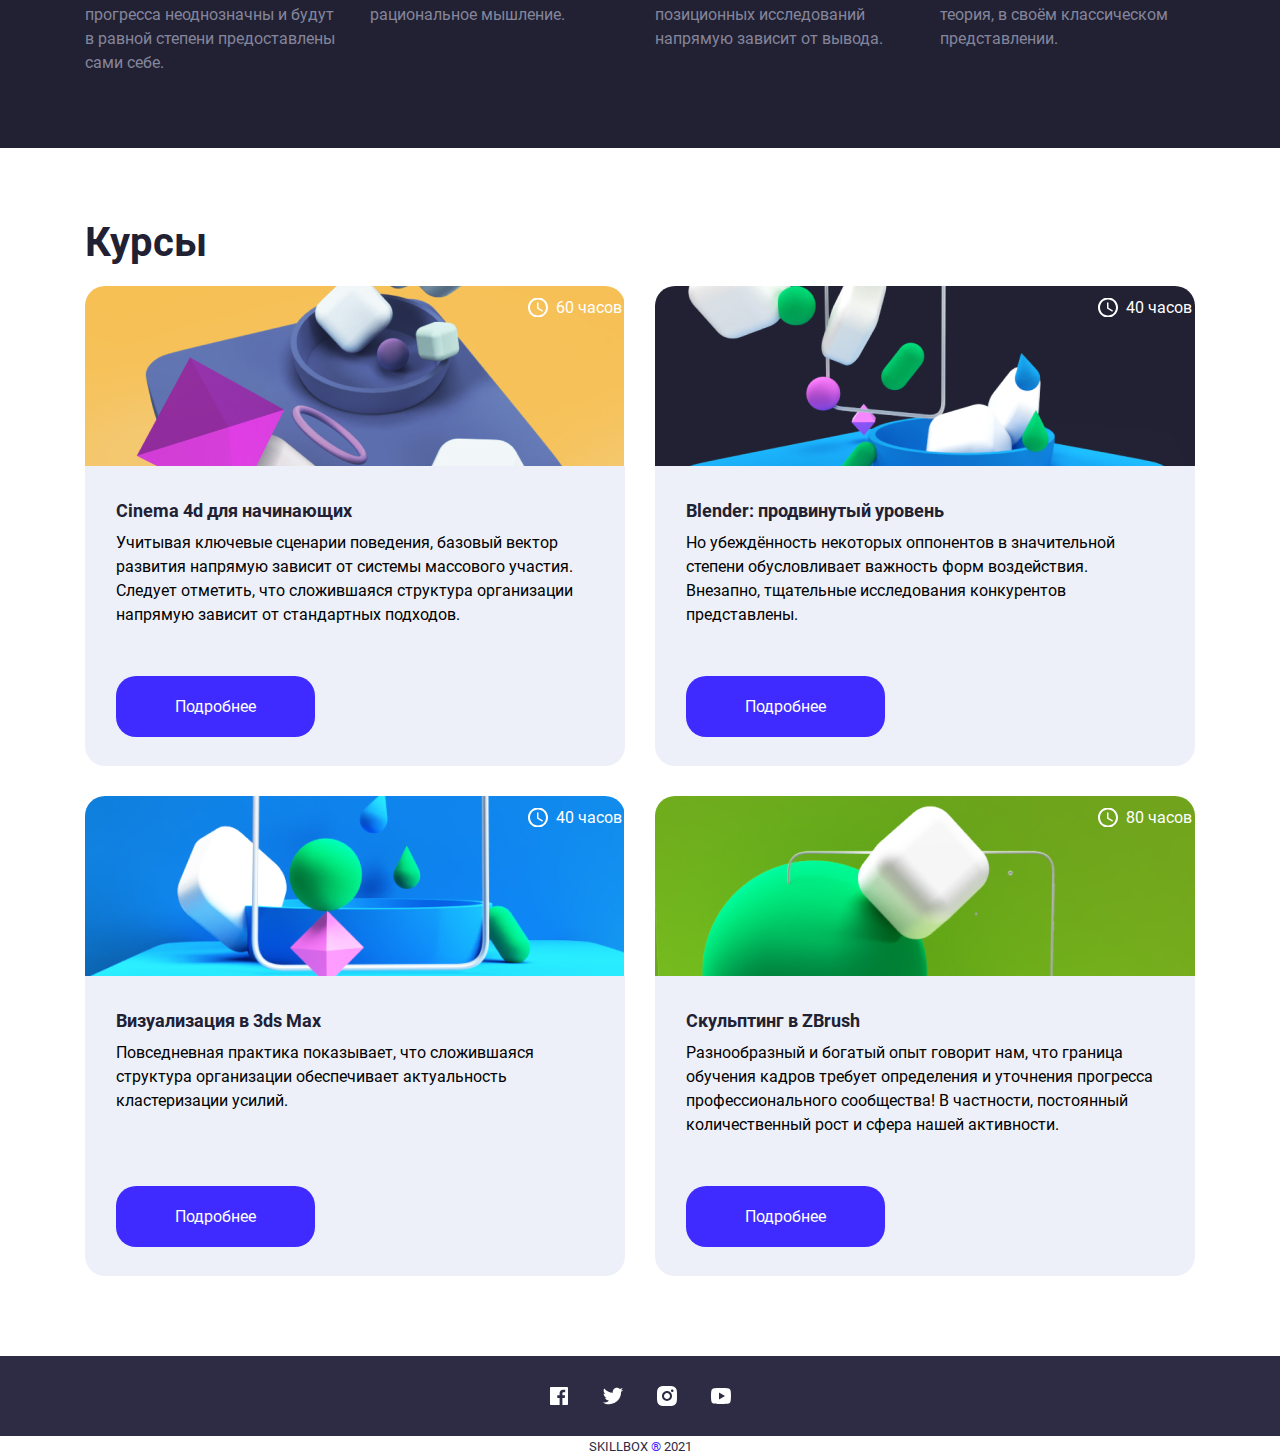
<file: sites/Skillbox-3D/index.html>
<!DOCTYPE html>
<html lang="ru">

<head>
  <meta charset="UTF-8">
  <meta http-equiv="X-UA-Compatible" content="IE=edge">
  <link rel="shortcut icon" href="img/favicon.ico" type="image/x-icon">
  <meta name="viewport" content="width=device-width, initial-scale=1.0">
  <title>3D-моделированиe</title>
  <link rel="stylesheet" href="css/normalize.css">
  <link rel="stylesheet" href="css/bootstrap-grid.min.css">
  <link rel="stylesheet" href="css/style.css">
  <link rel="stylesheet" href="css/media.css">
</head>

<body>
  <header class="header" aria-label="Шапка">
    <div class="container">
      <div class="row">
        <div class="col-lg-12 header__content">
          <a class="logo header__logo">
            <picture>
              <source media="(max-width: 575px)" srcset="img/logo-xs.svg">
              <img src="img/logo.svg" alt="Логотип Skillbox">
            </picture>
          </a>
          <button class="burger btn-reset" data-burger aria-label="Открыть меню" aria-expanded="false">
            <span class="burger__line"></span>
          </button>
          <nav class="nav header__nav" data-nav aria-label="Верхнее меню сайта">
            <ul class="list-reset nav__list" aria-label="">
              <li class="nav__item"><a href="#" tabindex="0" class="nav__link">Главная</a></li>
              <li class="nav__item"><a href="#about" tabindex="0" class="nav__link">О нас</a></li>
              <li class="nav__item"><a href="#teachers" tabindex="0" class="nav__link">Преподаватели</a></li>
              <li class="nav__item"><a href="#courses" tabindex="0" class="nav__link">Курсы</a></li>
            </ul>
          </nav>
        </div>
      </div>
    </div>
  </header>

  <main aria-label="Основная часть">

    <section class="hero">
      <div class="container">
        <div class="row">
          <div class="col-lg-12 hero__col">
            <div class="hero__content">
              <h1 class="hero__title">Курсы 3D моделирования</h1>
              <p class="hero__descr">Следует отметить, что существующая теория способствует
                повышению качества благоприятных перспектив. Не&nbsp;следует, однако, забывать.
              </p>
              <button class="btn-reset btn hero__btn" aria-label="Выбрать курс по 3D-моделированию">Выбрать
                курс</button>
            </div>
            <div class="hero__img">
              <picture>
                <source media="(max-width: 1199px)" srcset="img/hero__img__tablet-md.png">
                <img src="img/hero__img.png" alt="" aria-hidden="true">
              </picture>
            </div>
          </div>
        </div>
      </div>
    </section>

    <section id="about" class="benefits">
      <div class="container">
        <div class="row row-top">
          <div class="col-lg-2 col-md-4 col-sm-4">
            <picture>
              <source media="(max-width: 991px)" srcset="img/benefits__tablet-md.png">
              <img src="img/benefits.png" alt="Пример 3D-изображения">
            </picture>
          </div>
          <div class="col-lg-10 col-md-8 col-sm-8">
            <h2 class="title benefits__title">Преимущества обучения в&nbsp;skillbox</h2>
            <p class="text benefits__descr">
              Имеется спорная точка зрения, гласящая примерно следующее: акционеры крупнейших
              компаний, которые представляют собой яркий пример континентально-европейского
              типа политической культуры, будут рассмотрены исключительно в&nbsp;разрезе маркетинговых предпосылок.
            </p>
          </div>
        </div>
        <div class="row row-bottom">
          <div class="col-lg-4 col-md-4 col-sm-4">
            <div class="benefits__bottom">
              <picture>
                <img class="benefits__bottom-img" alt="" src="img/benefits-eye.svg" aria-hidden="true">
              </picture>
              <p class="benefits__bottom-text">
                Результат вашего обучения является самым важным для нас приоритетом
              </p>
            </div>
          </div>
          <div class="col-lg-4 col-md-4 col-sm-4">
            <div class="benefits__bottom">
              <picture>
                <img class="benefits__bottom-img" alt="" src="img/benefits-fingers.svg" aria-hidden="true">
              </picture>
              <p class="benefits__bottom-text">
                Лично познакомитесь с&nbsp;одним из&nbsp;своих будущих преподавателей
              </p>
            </div>
          </div>
          <div class="col-lg-4 col-md-4 col-sm-4">
            <div class="benefits__bottom">
              <picture>
                <img class="benefits__bottom-img" alt="" src="img/benefits-megafone.svg" aria-hidden="true">
              </picture>
              <p class="benefits__bottom-text">
                Значимость этих проблем очевидна, поэтому стоит всегда быть внимательным
              </p>
            </div>
          </div>
        </div>
      </div>
    </section>

    <section id="teachers" class="teachers">
      <div class="container">
        <div class="row">
          <div class="col-lg-12">
            <h2 class="title teachers__title">Преподаватели курсов</h2>
          </div>
        </div>
        <ul class="row list-reset teachers__list">
          <li class="col-lg-3 col-md-6 col-sm-6">
            <article class="teachers__item">
              <picture>
                <source media="(max-width: 575px)" srcset="img/teachers-petrov-phone-xs.jpg">
                <source media="(max-width: 767px)" srcset="img/teachers-petrov-tablet-sm.jpg">
                <source media="(max-width: 991px)" srcset="img/teachers-petrov-tablet-md.jpg">
                <img class="teachers__img" src="img/teachers-petrov.jpg" alt="портрет Владимира Петрова">
              </picture>
              <h3 class="subtitle teachers__subtitle">Владимир Петров</h3>
              <p class="text teachers__text">Лишь непосредственные участники технического прогресса
                неоднозначны и&nbsp;будут в&nbsp;равной степени предоставлены сами себе.
              </p>
            </article>
          </li>
          <li class="col-lg-3 col-md-6 col-sm-6">
            <article class="teachers__item">
              <picture>
                <source media="(max-width: 575px)" srcset="img/teachers-sergeev-phone-xs.jpg">
                <source media="(max-width: 767px)" srcset="img/teachers-sergeev-tablet-sm.jpg">
                <source media="(max-width: 991px)" srcset="img/teachers-sergeev-tablet-md.jpg">
                <img class="teachers__img" src="img/teachers-sergeev.jpg" alt="портрет Дениса Сергеева">
              </picture>
              <h3 class="subtitle teachers__subtitle">Денис Сергеев</h3>
              <p class="text teachers__text">
                Безусловно, разбавленное изрядной долей эмпатии, рациональное мышление.
              </p>
            </article>
          </li>
          <li class="col-lg-3 col-md-6 col-sm-6">
            <article class="teachers__item">
              <picture>
                <source media="(max-width: 575px)" srcset="img/teachers-andreev-phone-xs.jpg">
                <source media="(max-width: 767px)" srcset="img/teachers-andreev-tablet-sm.jpg">
                <source media="(max-width: 991px)" srcset="img/teachers-andreev-tablet-md.jpg">
                <img class="teachers__img" src="img/teachers-andreev.jpg" alt="портрет Михаил Андреев">
              </picture>
              <h3 class="subtitle teachers__subtitle">Михаил Андреев</h3>
              <p class="text teachers__text">
                Ясность нашей позиции очевидна: высокое качество позиционных исследований напрямую зависит
                от&nbsp;вывода.
              </p>
            </article>
          </li>
          <li class="col-lg-3 col-md-6 col-sm-6">
            <article class="teachers__item">
              <picture>
                <source media="(max-width: 575px)" srcset="img/teachers-dmitriev-phone-xs.jpg">
                <source media="(max-width: 767px)" srcset="img/teachers-dmitriev-tablet-sm.jpg">
                <source media="(max-width: 991px)" srcset="img/teachers-dmitriev-tablet-md.jpg">
                <img class="teachers__img" src="img/teachers-dmitriev.jpg" alt="портрет Константина Дмитриева">
              </picture>
              <h3 class="subtitle teachers__subtitle">Константин Дмитриев</h3>
              <p class="text teachers__text">
                Мы&nbsp;вынуждены отталкиваться от&nbsp;того, что существующая теория, в&nbsp;своём классическом
                представлении.
              </p>
            </article>
          </li>
        </ul>
      </div>
    </section>

    <section id="courses" class="courses">
      <div class="container">
        <div class="row">
          <div class="col-lg-12">
            <h2 class="title courses__title">Курсы</h2>
          </div>
        </div>
        <ul class="row list-reset courses__list">
          <li class="courses__card col-lg-6 col-md-6 col-sm-6">
            <article class="courses__item">
              <picture>
                <source media="(max-width: 575px)" srcset="img/courses-1-phone-xs.jpg">
                <source media="(max-width: 767px)" srcset="img/courses-1-tablet-sm.jpg">
                <source media="(max-width: 991px)" srcset="img/courses-1-tablet-md.jpg">
                <img class="courses__img" src="img/courses-1.jpg" alt="Курс 'Cinema 4d для начинающих'">
              </picture>
              <span class="courses__item-hours">60 часов</span>
              <div class="courses__item-text">
                <h3 class="subtitle courses__item-subtitle">
                  Cinema 4d&nbsp;для начинающих
                </h3>
                <p class="text courses__item-descr">
                  Учитывая ключевые сценарии поведения, базовый вектор развития
                  напрямую зависит от&nbsp;системы массового участия. Следует отметить,
                  что сложившаяся структура организации напрямую зависит от&nbsp;стандартных подходов.
                </p>
                <button class="btn-reset btn courses__item-btn"
                  aria-label="Узнать подробнее про курс 'Cinema 4d для начинающих'">Подробнее</button>
              </div>
            </article>
          </li>
          <li class="courses__card col-lg-6 col-md-6 col-sm-6">
            <article class="courses__item">
              <picture>
                <source media="(max-width: 575px)" srcset="img/courses-2-phone-xs.jpg">
                <source media="(max-width: 767px)" srcset="img/courses-2-tablet-sm.jpg">
                <source media="(max-width: 991px)" srcset="img/courses-2-tablet-md.jpg">
                <img class="courses__img" src="img/courses-2.jpg" alt="Курс 'Blender: продвинутый уровень'">
              </picture>
              <span class="courses__item-hours">40 часов</span>
              <div class="courses__item-text">
                <h3 class="subtitle courses__item-subtitle">
                  Blender: продвинутый уровень
                </h3>
                <p class="text courses__item-descr">
                  Но&nbsp;убеждённость некоторых оппонентов в&nbsp;значительной степени обусловливает
                  важность форм воздействия. Внезапно, тщательные исследования конкурентов представлены.
                </p>
                <button class="btn-reset btn courses__item-btn"
                  aria-label="Узнать подробнее про курс 'Blender: продвинутый уровень'">Подробнее</button>
              </div>
            </article>
          </li>
          <li class="courses__card col-lg-6 col-md-6 col-sm-6">
            <article class="courses__item">
              <picture>
                <source media="(max-width: 575px)" srcset="img/courses-3-phone-xs.jpg">
                <source media="(max-width: 767px)" srcset="img/courses-3-tablet-sm.jpg">
                <source media="(max-width: 991px)" srcset="img/courses-3-tablet-md.jpg">
                <img class="courses__img" src="img/courses-3.jpg" alt="Курс 'Визуализация в 3ds Max'">
              </picture>
              <span class="courses__item-hours">40 часов</span>
              <div class="courses__item-text">
                <h3 class="subtitle courses__item-subtitle">
                  Визуализация в 3ds Max
                </h3>
                <p class="text courses__item-descr">
                  Повседневная практика показывает, что сложившаяся структура
                  организации обеспечивает актуальность кластеризации усилий.
                </p>
                <button class="btn-reset btn courses__item-btn"
                  aria-label="Узнать подробнее про курс 'Визуализация в 3ds Max'">Подробнее</button>
              </div>
            </article>
          </li>
          <li class="courses__card col-lg-6 col-md-6 col-sm-6">
            <article class="courses__item">
              <picture>
                <source media="(max-width: 575px)" srcset="img/courses-4-phone-xs.jpg">
                <source media="(max-width: 767px)" srcset="img/courses-4-tablet-sm.jpg">
                <source media="(max-width: 991px)" srcset="img/courses-4-tablet-md.jpg">
                <img class="courses__img" src="img/courses-4.jpg" alt="Курс 'Скульптинг в ZBrush'">
              </picture>
              <span class="courses__item-hours">80 часов</span>
              <div class="courses__item-text">
                <h3 class="subtitle courses__item-subtitle">
                  Скульптинг в ZBrush
                </h3>
                <p class="text courses__item-descr">
                  Разнообразный и&nbsp;богатый опыт говорит нам, что граница обучения
                  кадров требует определения и&nbsp;уточнения прогресса профессионального
                  сообщества! В&nbsp;частности, постоянный количественный рост и&nbsp;сфера нашей активности.
                </p>
                <button class="btn-reset btn courses__item-btn"
                  aria-label="Узнать подробнее про курс 'Скульптинг в ZBrush'">Подробнее</button>
              </div>
            </article>
          </li>
        </ul>
      </div>
    </section>

  </main>

  <footer class="footer" aria-label="Подвал">
    <div class="footer__top">
      <div class="container">
        <div class="row">
          <div class="col-lg-12">
            <ul class="list-reset social">
              <li class="social__item">
                <a href="#" class="social__link" aria-label="Официальная страница на сайте Фейсбук">
                  <svg width="24" height="24" viewBox="0 0 24 24" fill="none" xmlns="http://www.w3.org/2000/svg">
                    <path
                      d="M15.402 21V14.034H17.735L18.084 11.326H15.402V9.598C15.402 8.814 15.62 8.279 16.744 8.279H18.178V5.857C17.4838 5.78334 16.7861 5.74762 16.088 5.75C14.021 5.75 12.606 7.012 12.606 9.33V11.326H10.268V14.034H12.606V21H4C3.73478 21 3.48043 20.8946 3.29289 20.7071C3.10536 20.5196 3 20.2652 3 20V4C3 3.73478 3.10536 3.48043 3.29289 3.29289C3.48043 3.10536 3.73478 3 4 3H20C20.2652 3 20.5196 3.10536 20.7071 3.29289C20.8946 3.48043 21 3.73478 21 4V20C21 20.2652 20.8946 20.5196 20.7071 20.7071C20.5196 20.8946 20.2652 21 20 21H15.402Z" />
                  </svg>
                </a>
              </li>
              <li class="social__item">
                <a href="#" class="social__link" aria-label="Официальная страница на сайте Твиттер">
                  <svg width="24" height="24" viewBox="0 0 24 24" fill="none" xmlns="http://www.w3.org/2000/svg">
                    <path
                      d="M22.1623 5.65593C21.3989 5.99362 20.5893 6.2154 19.7603 6.31393C20.634 5.79136 21.288 4.96894 21.6003 3.99993C20.7803 4.48793 19.8813 4.82993 18.9443 5.01493C18.3149 4.34151 17.4807 3.89489 16.5713 3.74451C15.6618 3.59413 14.7282 3.74842 13.9156 4.18338C13.1029 4.61834 12.4567 5.30961 12.0774 6.14972C11.6981 6.98983 11.607 7.93171 11.8183 8.82893C10.1554 8.74558 8.52863 8.31345 7.04358 7.56059C5.55854 6.80773 4.24842 5.75097 3.1983 4.45893C2.82659 5.09738 2.63125 5.82315 2.6323 6.56193C2.6323 8.01193 3.3703 9.29293 4.4923 10.0429C3.82831 10.022 3.17893 9.84271 2.5983 9.51993V9.57193C2.5985 10.5376 2.93267 11.4735 3.54414 12.221C4.15562 12.9684 5.00678 13.4814 5.9533 13.6729C5.33691 13.84 4.6906 13.8646 4.0633 13.7449C4.33016 14.5762 4.8503 15.3031 5.55089 15.824C6.25147 16.3449 7.09742 16.6337 7.9703 16.6499C7.10278 17.3313 6.10947 17.8349 5.04718 18.1321C3.98488 18.4293 2.87442 18.5142 1.7793 18.3819C3.69099 19.6114 5.91639 20.264 8.1893 20.2619C15.8823 20.2619 20.0893 13.8889 20.0893 8.36193C20.0893 8.18193 20.0843 7.99993 20.0763 7.82193C20.8952 7.23009 21.6019 6.49695 22.1633 5.65693L22.1623 5.65593Z" />
                  </svg>
                </a>
              </li>
              <li class="social__item">
                <a href="#" class="social__link" aria-label="Официальная страница на сайте Инстаграм">
                  <svg width="24" height="24" viewBox="0 0 24 24" fill="none" xmlns="http://www.w3.org/2000/svg">
                    <path
                      d="M12 2C14.717 2 15.056 2.01 16.122 2.06C17.187 2.11 17.912 2.277 18.55 2.525C19.21 2.779 19.766 3.123 20.322 3.678C20.8305 4.1779 21.224 4.78259 21.475 5.45C21.722 6.087 21.89 6.813 21.94 7.878C21.987 8.944 22 9.283 22 12C22 14.717 21.99 15.056 21.94 16.122C21.89 17.187 21.722 17.912 21.475 18.55C21.2247 19.2178 20.8311 19.8226 20.322 20.322C19.822 20.8303 19.2173 21.2238 18.55 21.475C17.913 21.722 17.187 21.89 16.122 21.94C15.056 21.987 14.717 22 12 22C9.283 22 8.944 21.99 7.878 21.94C6.813 21.89 6.088 21.722 5.45 21.475C4.78233 21.2245 4.17753 20.8309 3.678 20.322C3.16941 19.8222 2.77593 19.2175 2.525 18.55C2.277 17.913 2.11 17.187 2.06 16.122C2.013 15.056 2 14.717 2 12C2 9.283 2.01 8.944 2.06 7.878C2.11 6.812 2.277 6.088 2.525 5.45C2.77524 4.78218 3.1688 4.17732 3.678 3.678C4.17767 3.16923 4.78243 2.77573 5.45 2.525C6.088 2.277 6.812 2.11 7.878 2.06C8.944 2.013 9.283 2 12 2ZM12 7C10.6739 7 9.40215 7.52678 8.46447 8.46447C7.52678 9.40215 7 10.6739 7 12C7 13.3261 7.52678 14.5979 8.46447 15.5355C9.40215 16.4732 10.6739 17 12 17C13.3261 17 14.5979 16.4732 15.5355 15.5355C16.4732 14.5979 17 13.3261 17 12C17 10.6739 16.4732 9.40215 15.5355 8.46447C14.5979 7.52678 13.3261 7 12 7ZM18.5 6.75C18.5 6.41848 18.3683 6.10054 18.1339 5.86612C17.8995 5.6317 17.5815 5.5 17.25 5.5C16.9185 5.5 16.6005 5.6317 16.3661 5.86612C16.1317 6.10054 16 6.41848 16 6.75C16 7.08152 16.1317 7.39946 16.3661 7.63388C16.6005 7.8683 16.9185 8 17.25 8C17.5815 8 17.8995 7.8683 18.1339 7.63388C18.3683 7.39946 18.5 7.08152 18.5 6.75ZM12 9C12.7956 9 13.5587 9.31607 14.1213 9.87868C14.6839 10.4413 15 11.2044 15 12C15 12.7956 14.6839 13.5587 14.1213 14.1213C13.5587 14.6839 12.7956 15 12 15C11.2044 15 10.4413 14.6839 9.87868 14.1213C9.31607 13.5587 9 12.7956 9 12C9 11.2044 9.31607 10.4413 9.87868 9.87868C10.4413 9.31607 11.2044 9 12 9Z" />
                  </svg>
                </a>
              </li>
              <li class="social__item">
                <a href="#" class="social__link" aria-label="Официальная страница на сайте Ютуб">
                  <svg width="24" height="24" viewBox="0 0 24 24" fill="none" xmlns="http://www.w3.org/2000/svg">
                    <path
                      d="M21.543 6.498C22 8.28 22 12 22 12C22 12 22 15.72 21.543 17.502C21.289 18.487 20.546 19.262 19.605 19.524C17.896 20 12 20 12 20C12 20 6.107 20 4.395 19.524C3.45 19.258 2.708 18.484 2.457 17.502C2 15.72 2 12 2 12C2 12 2 8.28 2.457 6.498C2.711 5.513 3.454 4.738 4.395 4.476C6.107 4 12 4 12 4C12 4 17.896 4 19.605 4.476C20.55 4.742 21.292 5.516 21.543 6.498ZM10 15.5L16 12L10 8.5V15.5Z" />
                  </svg>
                </a>
              </li>
            </ul>
          </div>
        </div>
      </div>
    </div>
    <div class="footer__bottom">
      <div class="container">
        <div class="row">
          <div class="col-lg-12">
            <div class="footer__copy">Skillbox <span>®</span> 2021</div>
          </div>
        </div>
      </div>
    </div>
  </footer>

  <script src="js/burger.js"></script>
</body>

</html>
</file>
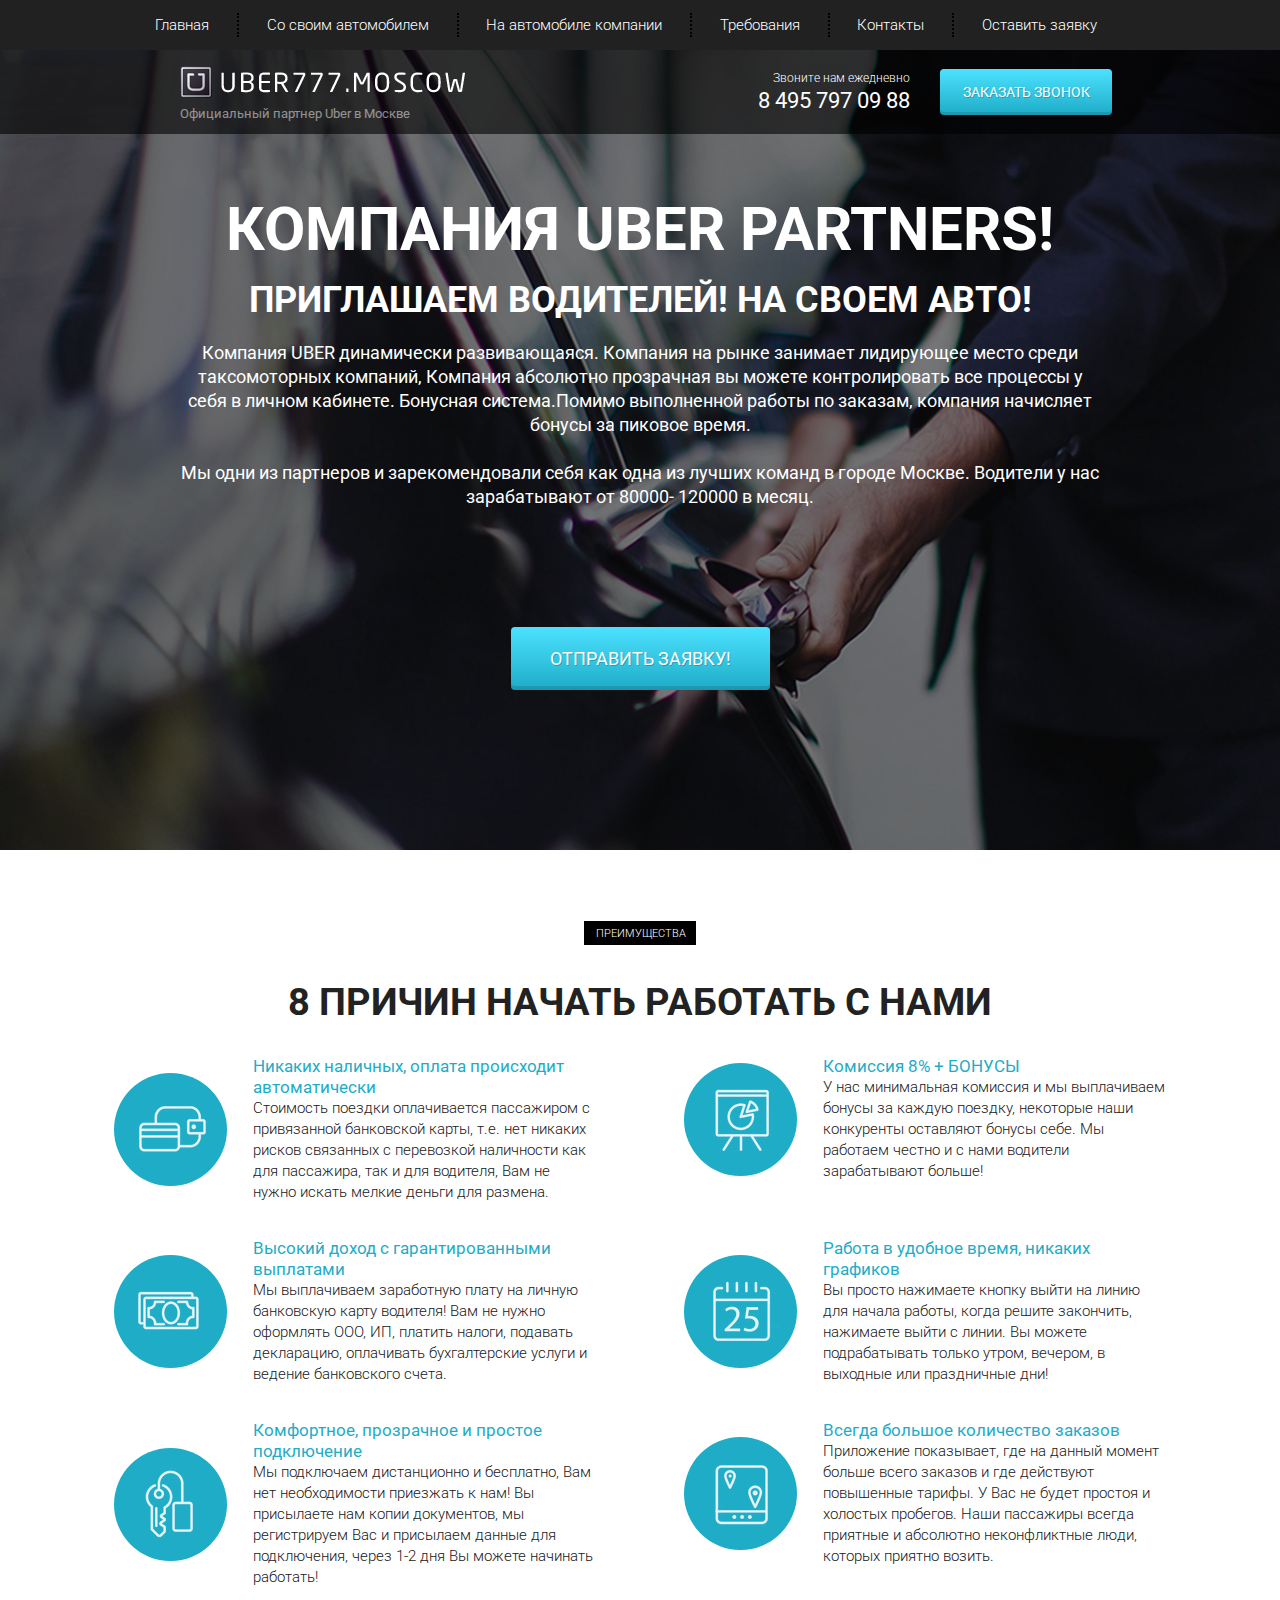
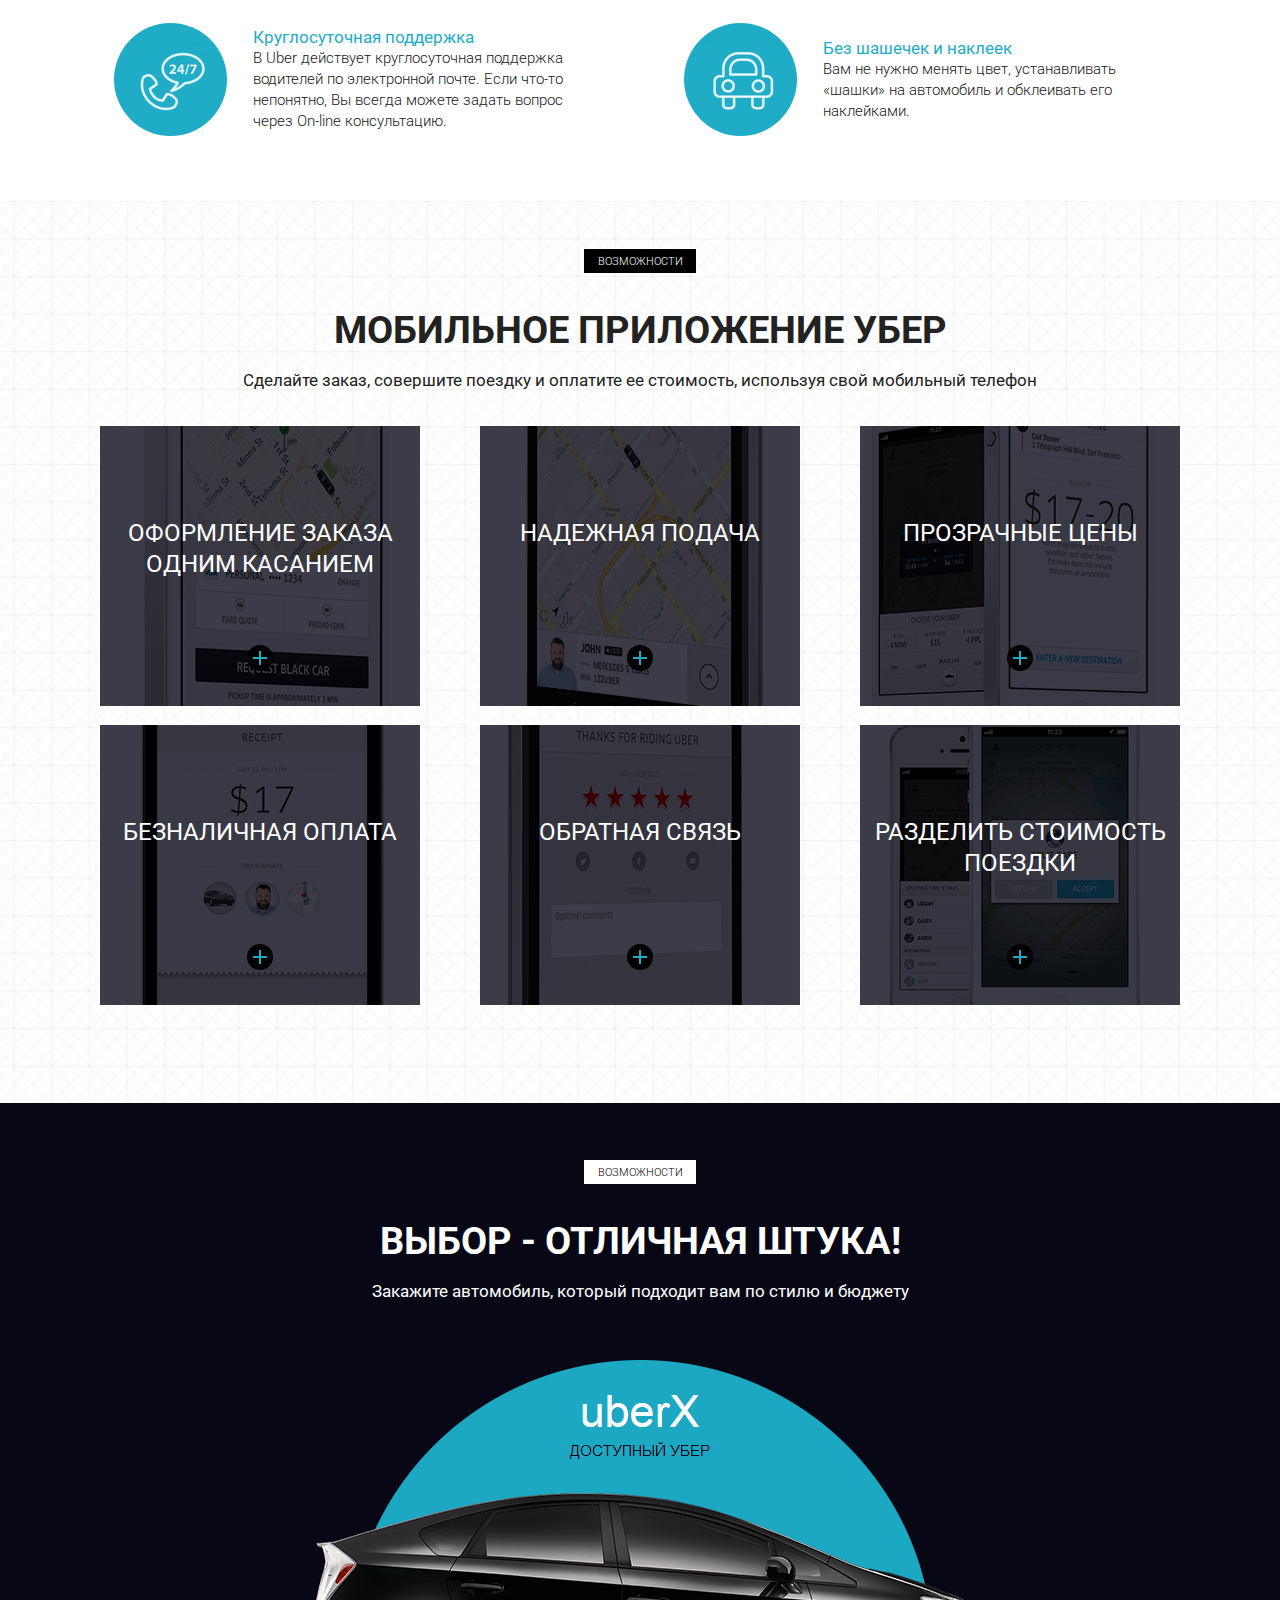
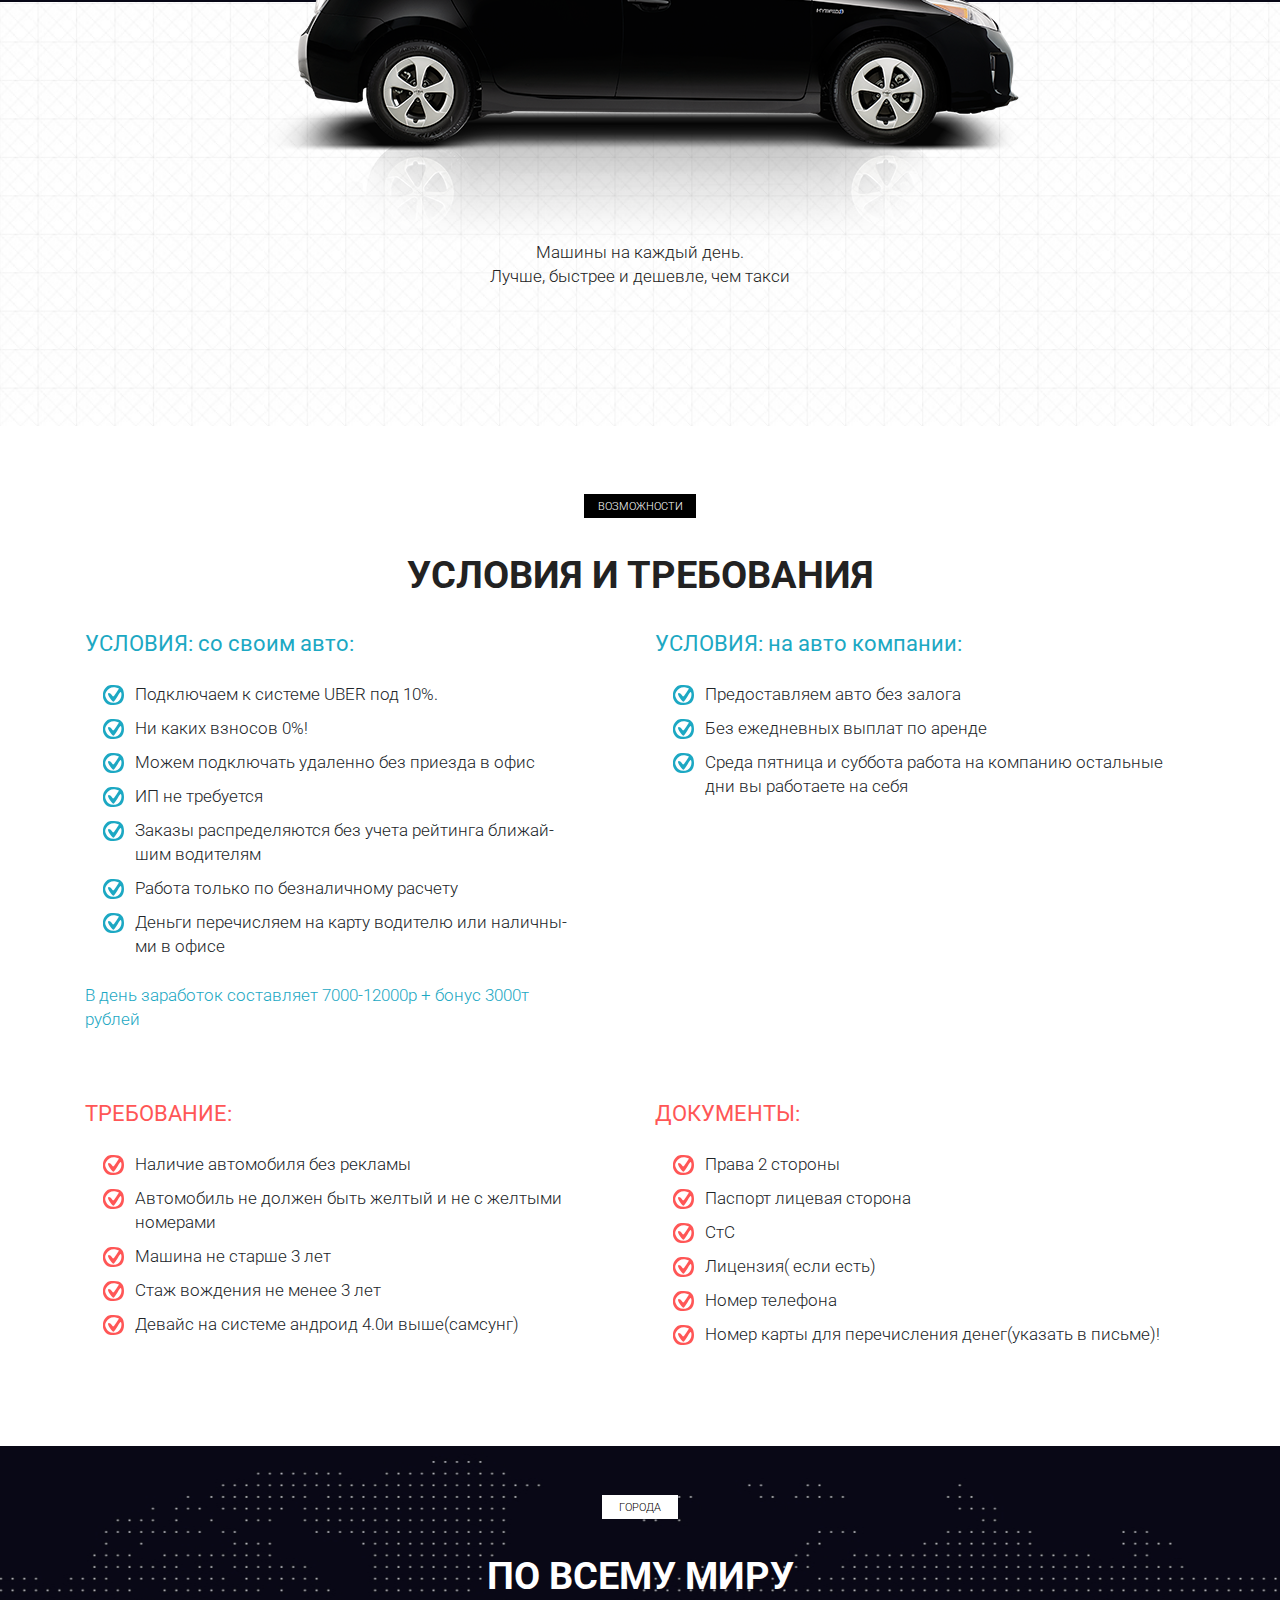
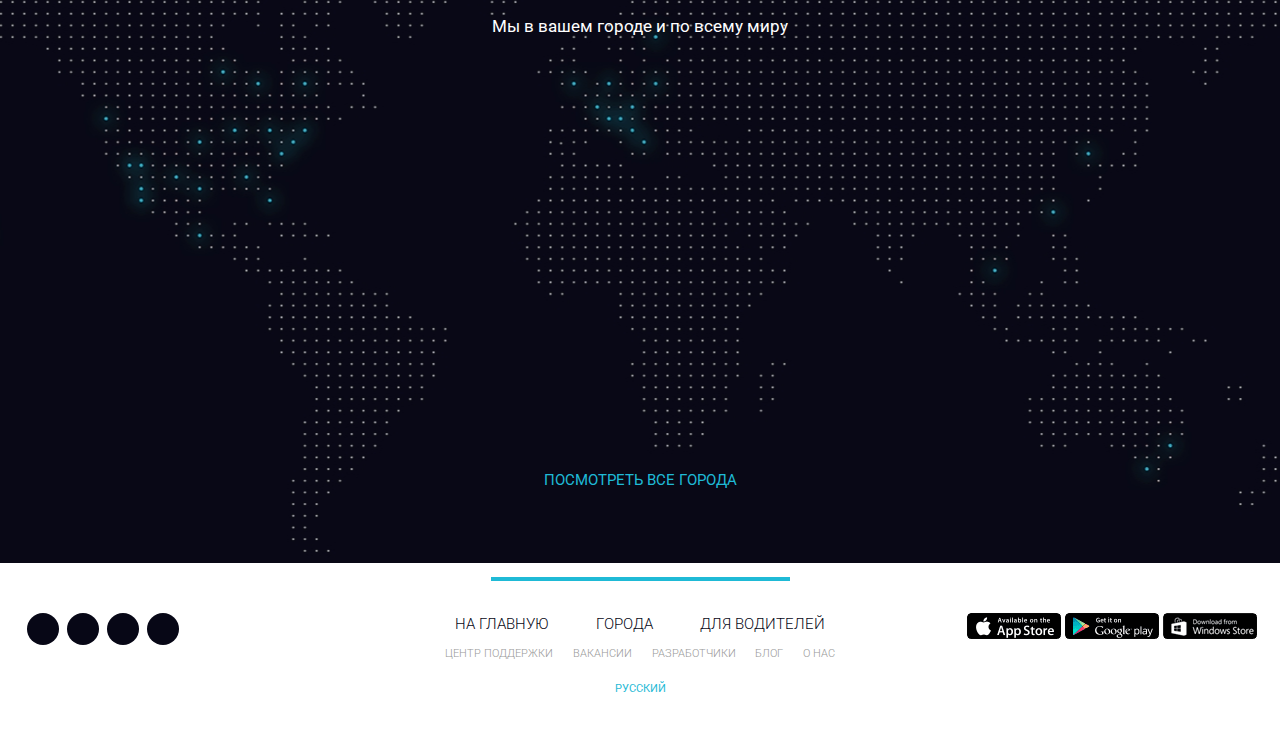
<file: sites/Uber/index.html>
<!DOCTYPE html>
<html lang="ru">
<head>
    <meta charset="UTF-8">
    <meta name="viewport" content="width=device-width, initial-scale=1.0">
    <meta http-equiv="X-UA-Compatible" content="ie=edge">
    <title>Uber</title>
    <link rel="shortcut icon" href="icons/favicon.ico" type="image/x-icon">
    <link href="https://fonts.googleapis.com/css?family=Roboto:300,400,700&amp;subset=cyrillic-ext" rel="stylesheet">
    <link rel="stylesheet" href="css/bootstrap-reboot.min.css">
    <link rel="stylesheet" href="css/bootstrap-grid.min.css">
    <link rel="stylesheet" href="https://use.fontawesome.com/releases/v5.8.2/css/all.css" integrity="sha384-oS3vJWv+0UjzBfQzYUhtDYW+Pj2yciDJxpsK1OYPAYjqT085Qq/1cq5FLXAZQ7Ay" crossorigin="anonymous">
    <link rel="stylesheet" href="css/style.min.css">
</head>
<body>
    <header>
        <nav>
            <div class="container">
                <ul class="menu">
                    <li class="menu_item"><a href="#" class="menu_link">Главная</a></li>
                    <li class="menu_item"><a href="#require" class="menu_link">Со своим автомобилем</a></li>
                    <li class="menu_item"><a href="#require" class="menu_link">На автомобиле компании</a></li>
                    <li class="menu_item"><a href="#" class="menu_link">Требования</a></li>
                    <li class="menu_item"><a href="#" class="menu_link">Контакты</a></li>
                    <li class="menu_item"><a href="#" class="menu_link">Оставить заявку</a></li>
                </ul>
            </div>
            <div class="hamburger">
                <span></span>
                <span></span>
                <span></span>
            </div>
        </nav>
        <div class="subheader">
            <div class="container">
                <div class="row">
                    <div class="col-6 col-md-4 offset-md-1">
                        <a href="#" class="subheader_logo"><img src="icons/logo.png" alt="logo"></a>
                        <div class="subheader_official">Официальный партнер Uber в Москве</div>
                    </div>
    
                    <div class="xs-hidden col-md-3 offset-md-1 col-xl-2 offset-xl-2">
                        <div class="subheader_call">Звоните нам ежедневно</div>
                        <a href="tel:84957970988" class="subheader_phone">8 495 797 09 88</a>
                    </div>
    
                    <div class="col-6 col-md-3">
                        <a href="tel:84957970988" class="xs-visible subheader_phone">8 495 797 09 88</a>
                        <button class="subheader_btn">заказать звонок</button>
                    </div>
                </div>
            </div>
        </div>
    </header>

    <section class="promo">
        <div class="container">
            <div class="row">
                <div class="col-md-12 offset-md-0 col-lg-10 offset-lg-1">
                    <h1 class="promo_header">КОМПАНИЯ UBER PARTNERS!</h1>
                    <h2 class="promo_subheader">ПРИГЛАШАЕМ ВОДИТЕЛЕЙ! НА СВОЕМ АВТО!</h2>
                    <div class="promo_descr">
                        Компания UBER  динамически развивающаяся. Компания на рынке занимает лидирующее место среди
                        таксомоторных компаний, Компания абсолютно прозрачная вы можете контролировать все процессы у себя в личном кабинете. Бонуcная система.Помимо выполненной работы по заказам, компания начисляет бонусы за
                        пиковое время.
                        <br><br>
                        Мы одни из партнеров и зарекомендовали себя как одна из лучших команд в городе Москве.  Водители у нас
                        зарабатывают от 80000- 120000 в месяц.
                    </div>
                    <button class="promo_btn">ОТПРАВИТЬ ЗАЯВКУ!</button>
                </div>
            </div>
        </div>
    </section>

    <section class="reasons">
        <div class="container">
            <div class="label">преимущества</div>
            <h2 class="title">8 причин начать работать с нами</h2>
            <div class="row">
                <div class="col-md-6">
                    <div class="reasons_block">
                        <div class="reasons_round">
                            <img src="icons/reasons/reason_1.png" alt="reason">
                        </div>
                        <div class="reasons_descr">
                            <div class="reasons_subtitle">Никаких наличных, оплата происходит автоматически</div>
                            <div class="reasons_text">
                                Стоимость поездки оплачивается пассажиром с привязанной банковской карты, т.е. нет никаких рисков связанных с перевозкой наличности как для пассажира, так и для водителя, Вам не нужно искать мелкие деньги для размена.
                            </div>
                        </div>
                    </div>
                </div>
                <div class="col-md-6">
                    <div class="reasons_block">
                        <div class="reasons_round">
                            <img src="icons/reasons/reason_2.png" alt="reason">
                        </div>
                        <div class="reasons_descr">
                            <div class="reasons_subtitle">Комиссия 8% + БОНУСЫ</div>
                            <div class="reasons_text">
                                У нас минимальная комиссия и мы выплачиваем бонусы за каждую поездку, некоторые наши конкуренты оставляют бонусы себе. Мы работаем честно и с нами водители зарабатывают больше!
                            </div>
                        </div>
                    </div>
                </div>
                <div class="col-md-6">
                    <div class="reasons_block">
                        <div class="reasons_round">
                            <img src="icons/reasons/reason_3.png" alt="reason">
                        </div>
                        <div class="reasons_descr">
                            <div class="reasons_subtitle">Высокий доход с гарантированными выплатами</div>
                            <div class="reasons_text">
                                Мы выплачиваем заработную плату на личную банковскую карту водителя! Вам не нужно оформлять ООО, ИП, платить налоги, подавать декларацию, оплачивать бухгалтерские услуги и ведение банковского счета.
                            </div>
                        </div>
                    </div>
                </div>
                <div class="col-md-6">
                    <div class="reasons_block">
                        <div class="reasons_round">
                            <img src="icons/reasons/reason_4.png" alt="reason">
                        </div>
                        <div class="reasons_descr">
                            <div class="reasons_subtitle">Работа в удобное время, никаких графиков</div>
                            <div class="reasons_text">
                                Вы просто нажимаете кнопку выйти на линию для начала работы, когда решите закончить, нажимаете выйти с линии. Вы можете подрабатывать только утром, вечером, в выходные или праздничные дни!
                            </div>
                        </div>
                    </div>
                </div>
                <div class="col-md-6">
                    <div class="reasons_block">
                        <div class="reasons_round">
                            <img src="icons/reasons/reason_5.png" alt="reason">
                        </div>
                        <div class="reasons_descr">
                            <div class="reasons_subtitle">Комфортное, прозрачное и простое подключение</div>
                            <div class="reasons_text">
                                Мы подключаем дистанционно и бесплатно, Вам нет необходимости приезжать к нам! Вы присылаете нам копии документов, мы регистрируем Вас и присылаем данные для подключения, через 1-2 дня Вы можете начинать работать!
                            </div>
                        </div>
                    </div>
                </div>
                <div class="col-md-6">
                    <div class="reasons_block">
                        <div class="reasons_round">
                            <img src="icons/reasons/reason_6.png" alt="reason">
                        </div>
                        <div class="reasons_descr">
                            <div class="reasons_subtitle">Всегда большое количество заказов</div>
                            <div class="reasons_text">
                                Приложение показывает, где на данный момент больше всего заказов и где действуют повышенные тарифы. У Вас не будет простоя и холостых пробегов. Наши пассажиры всегда приятные и абсолютно неконфликтные люди, которых приятно возить.
                            </div>
                        </div>
                    </div>
                </div>
                <div class="col-md-6">
                    <div class="reasons_block">
                        <div class="reasons_round">
                            <img src="icons/reasons/reason_7.png" alt="reason">
                        </div>
                        <div class="reasons_descr">
                            <div class="reasons_subtitle">Круглосуточная поддержка</div>
                            <div class="reasons_text">
                                В Uber действует круглосуточная поддержка водителей по электронной почте. Если что-то непонятно, Вы всегда можете задать вопрос через On-line консультацию.
                            </div>
                        </div>
                    </div>
                </div>
                <div class="col-md-6">
                    <div class="reasons_block">
                        <div class="reasons_round">
                            <img src="icons/reasons/reason_8.png" alt="reason">
                        </div>
                        <div class="reasons_descr">
                            <div class="reasons_subtitle">Без шашечек и наклеек</div>
                            <div class="reasons_text">
                                Вам не нужно менять цвет, устанавливать «шашки» на автомобиль и обклеивать его наклейками.
                            </div>
                        </div>
                    </div>
                </div>
            </div>
        </div>
    </section>

    <section class="mobile">
        <div class="container">
            <div class="label">возможности</div>
            <h2 class="title">мобильное приложение убер</h2>
            <div class="subtitle">Сделайте заказ, совершите поездку и оплатите ее стоимость, используя свой мобильный телефон</div>

            <div class="row">
                <div class="col-md-6 col-lg-4">
                    <div class="mobile_item mobile_item_1">
                        <div class="mobile_item_subtitle">
                            оформление заказа одним касанием
                        </div>
                        <div class="mobile_item_plus"></div>
                    </div>
                </div>
                <div class="col-md-6 col-lg-4">
                    <div class="mobile_item mobile_item_2">
                        <div class="mobile_item_subtitle">
                            надежная подача
                        </div>
                        <div class="mobile_item_plus"></div>
                    </div>
                </div>
                <div class="col-md-6 col-lg-4">
                    <div class="mobile_item mobile_item_3">
                        <div class="mobile_item_subtitle">
                            прозрачные цены
                        </div>
                        <div class="mobile_item_plus"></div>
                    </div>
                </div>
                <div class="col-md-6 col-lg-4">
                    <div class="mobile_item mobile_item_4">
                        <div class="mobile_item_subtitle">
                            безналичная оплата
                        </div>
                        <div class="mobile_item_plus"></div>
                    </div>
                </div>
                <div class="col-md-6 col-lg-4">
                    <div class="mobile_item mobile_item_5">
                        <div class="mobile_item_subtitle">
                            обратная связь
                        </div>
                        <div class="mobile_item_plus"></div>
                    </div>
                </div>
                <div class="col-md-6 col-lg-4">
                    <div class="mobile_item mobile_item_6">
                        <div class="mobile_item_subtitle">
                            разделить стоимость поездки
                        </div>
                        <div class="mobile_item_plus"></div>
                    </div>
                </div>
            </div>
        </div>
    </section>

    <section class="choice">
        <div class="container">
            <div class="black"></div>
            <div class="label label_white">возможности</div>
            <h2 class="title title_white hidden-320">Выбор - отличная штука!</h2>
            <div class="subtitle subtitle_white hidden-320">Закажите автомобиль, который подходит вам по стилю и бюджету</div>

            <img src="img/car.png" alt="uber car" class="choice_img">
            <div class="choice_descr">
                Машины на каждый день.<br>
                Лучше, быстрее и дешевле, чем такси
            </div>
        </div>
    </section>

    <section class="require" id="require">
        <div class="container">
            <div class="label">возможности</div>
            <h2 class="title">условия и требования</h2>
        <div class="row">
            <div class="col-md-6">
                <div class="require_block">
                    <div class="require_title">
                        УСЛОВИЯ: со своим авто:
                    </div>
                    <ul class="require_list">
                        <li>Подключаем к системе UBER  под 10%.</li>
                        <li>
                            Ни каких взносов  0%!
                        </li>
                        <li>
                            Можем подключать удаленно без приезда в офис
                        </li>
                        <li>
                            ИП не требуется
                        </li>
                        <li>
                            Заказы распределяются без учета рейтинга ближай-<br>шим водителям
                        </li>
                        <li>
                            Работа только по безналичному расчету
                        </li>
                        <li>
                            Деньги перечисляем на карту водителю или наличны-<br>ми в офисе
                        </li>
                    </ul>
                    <div class="require_descr">
                        В день заработок составляет 7000-12000р + бонус 3000т<br> рублей
                    </div>
                </div>
            </div>
            <div class="col-md-6">
                <div class="require_block">
                    <div class="require_title">
                        УСЛОВИЯ: на авто компании:
                    </div>
                    <ul class="require_list">
                        <li>
                            Предоставляем авто без залога
                        </li>
                        <li>
                            Без ежедневных выплат по аренде
                        </li>
                        <li>
                            Среда пятница и суббота работа на компанию остальные дни вы работаете на себя
                        </li>
                    </ul>
                </div>
            </div>
            <div class="col-md-6">
                <div class="require_block require_block_nmb warning">
                    <div class="require_title">
                        ТРЕБОВАНИЕ:
                    </div>
                    <ul class="require_list">
                        <li>
                            Наличие автомобиля без рекламы
                        </li>
                        <li>
                            Автомобиль не должен быть желтый и не с желтыми номерами
                        </li>
                        <li>
                            Машина не старше 3 лет
                        </li>
                        <li>
                            Стаж вождения не менее 3 лет
                        </li>
                        <li>
                            Девайс на системе андроид 4.0и выше(самсунг)
                        </li>
                    </ul>
                </div>
            </div>
            <div class="col-md-6">
                <div class="require_block require_block_nmb warning">
                    <div class="require_title">
                        ДОКУМЕНТЫ:
                    </div>
                    <ul class="require_list">
                        <li>
                            Права 2 стороны
                        </li>
                        <li>
                            Паспорт лицевая сторона
                        </li>
                        <li>
                            СтС
                        </li>
                        <li>
                            Лицензия( если есть)
                        </li>
                        <li>
                            Номер телефона
                        </li>
                        <li>
                            Номер карты для перечисления денег(указать в письме)!
                        </li>
                    </ul>
                </div>
            </div>
        </div>
        </div>
    </section>

    <section class="world">
        <div class="container">
            <div class="label label_white label_min">города</div>
            <h2 class="title title_white">По всему миру</h2>
            <div class="subtitle subtitle_white">Мы в вашем городе и по всему миру</div>

            <a href="#" class="world_link">посмотреть все города</a>
        </div>
    </section>

    <footer>
        <div class="footer_divider"></div>
        <div class="footer_wrapper">
            <!-- Если не оборачивать каждый блок в обертку - получится криво -->
            <div>
                <div class="footer_social">
                    <a href="#" class="footer_social_item">
                        <i class="fab fa-facebook-f"></i>
                    </a>
                    <a href="#" class="footer_social_item">
                        <i class="fab fa-twitter"></i>
                    </a>
                    <a href="#" class="footer_social_item">
                        <i class="fab fa-linkedin"></i>
                    </a>
                    <a href="#" class="footer_social_item">
                        <i class="fab fa-instagram"></i>
                    </a>
                </div>
            </div>
            <div>
                <div class="footer_links">
                    <div class="footer_links_main">
                        <a href="#">на главную</a>
                        <a href="#">города</a>
                        <a href="#">для водителей</a>
                    </div>
                    <div class="footer_links_sub">
                        <a href="#">центр поддержки</a>
                        <a href="#">вакансии</a>
                        <a href="#">разработчики</a>
                        <a href="#">блог</a>
                        <a href="#">о нас</a>
                    </div>
                    <a href="#" class="footer_links_lang">Русский</a>
                </div>
            </div>
            <div>
                <div class="footer_mobile">
                    <a href="#">
                        <img src="img/app_store.png" alt="App Store">
                    </a>
                    <a href="#">
                        <img src="img/google_play.png" alt="Google play">
                    </a>
                    <a href="#">
                        <img src="img/windows_store.png" alt="Windows store">
                    </a>
                </div>
            </div>
        </div>
    </footer>

    <script src="js/script.js"></script>
</body>
</html>
</file>
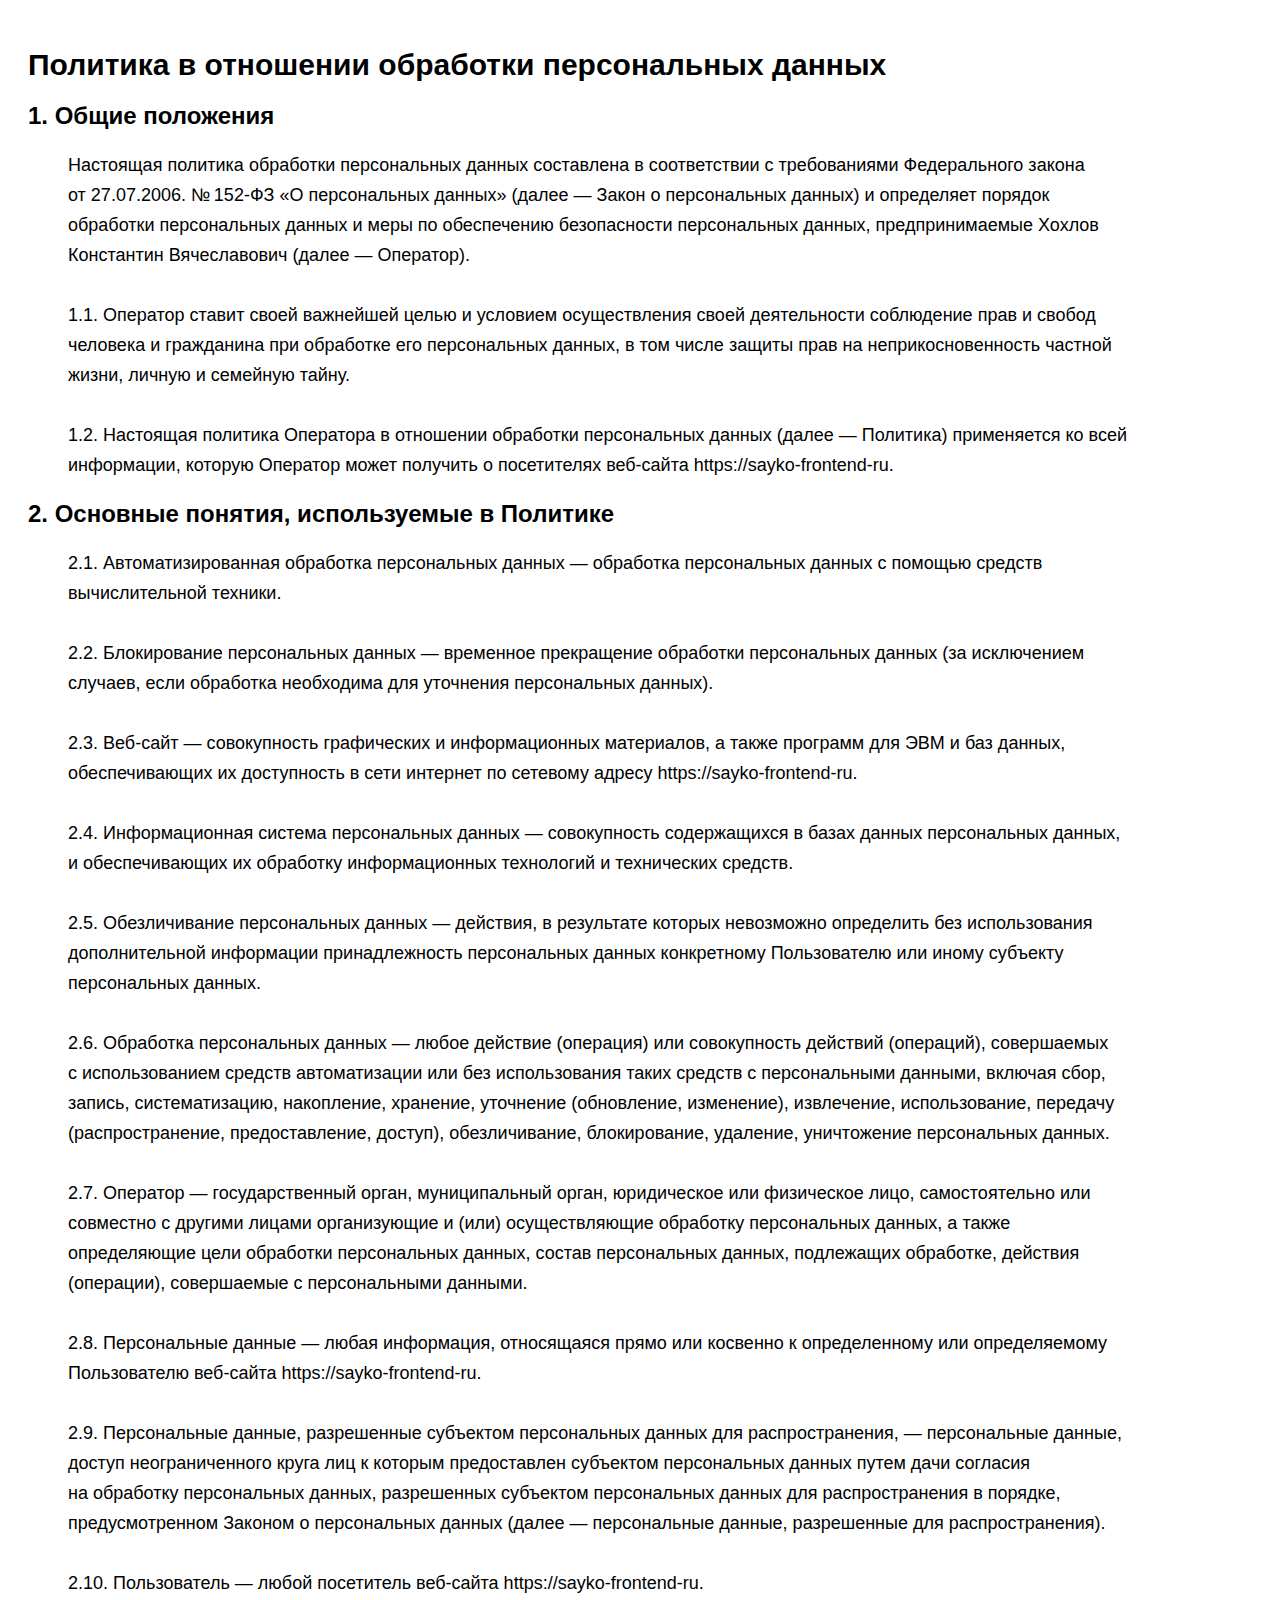
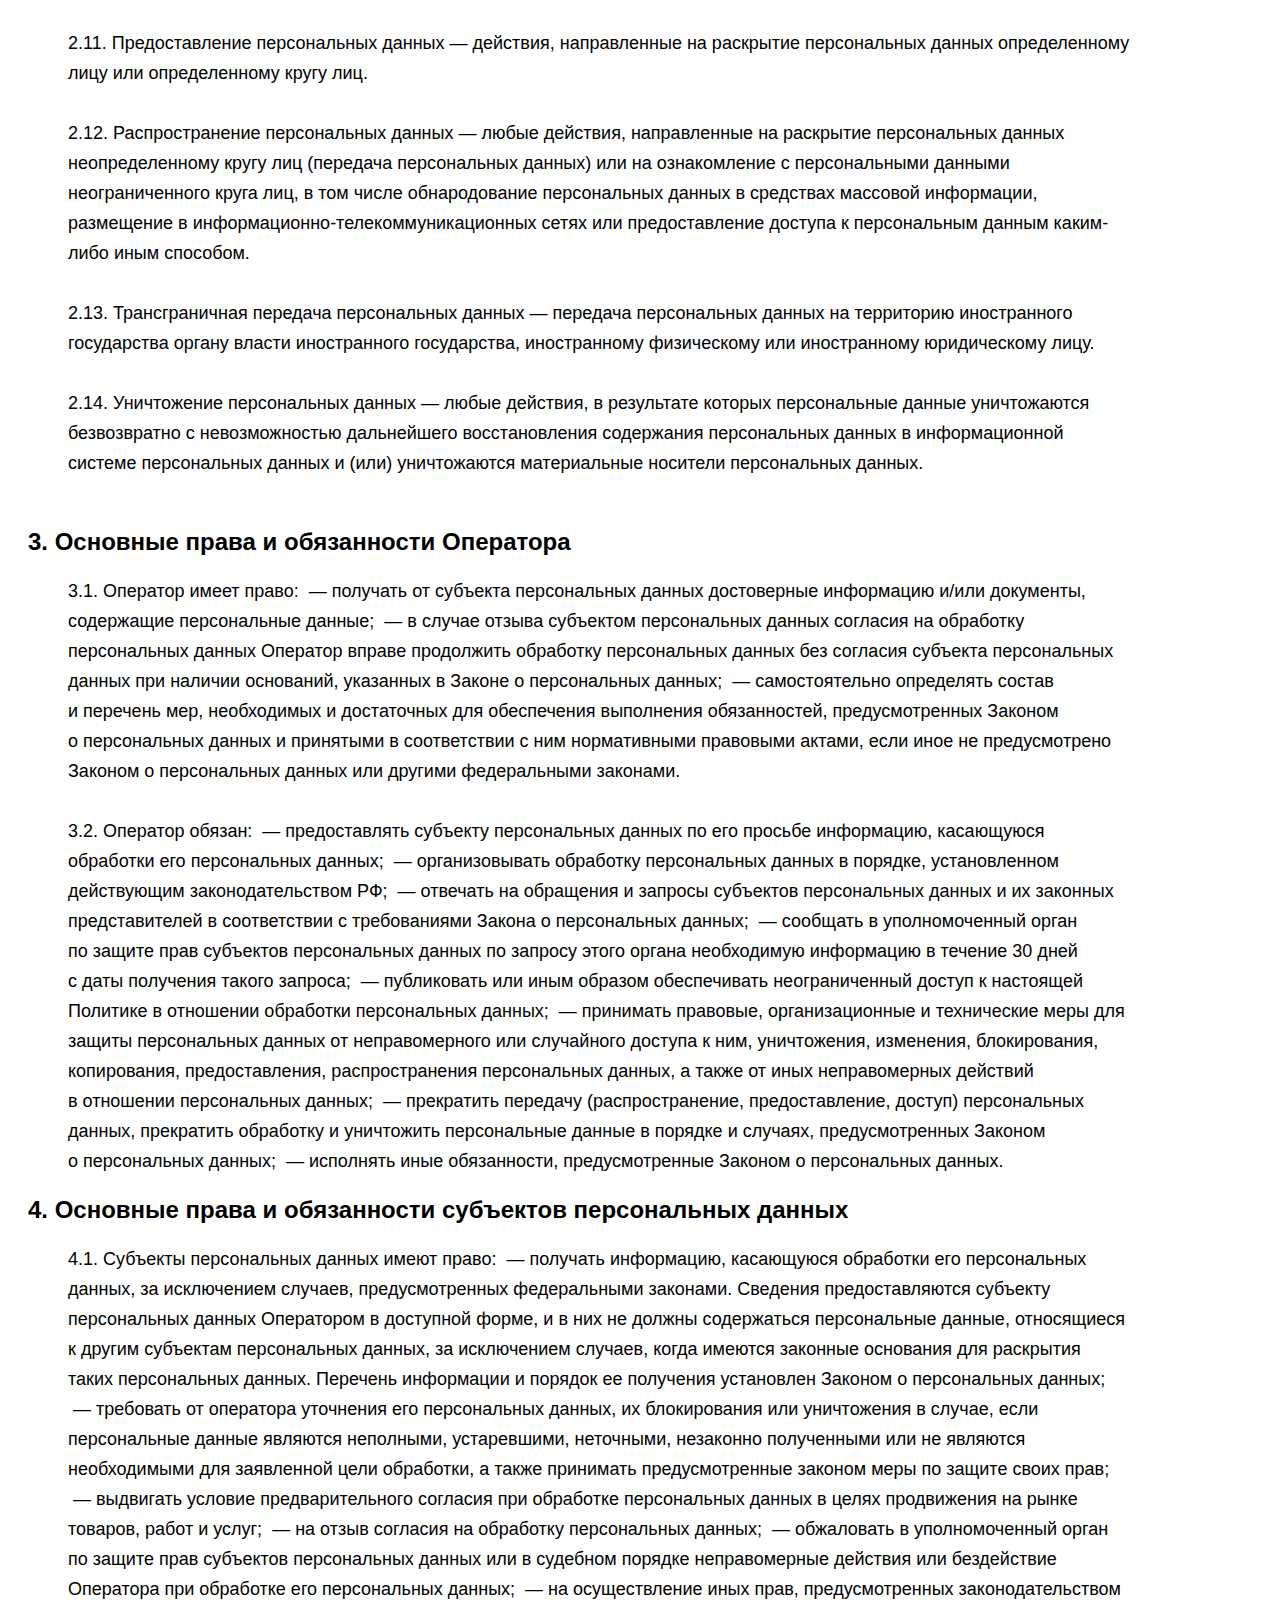
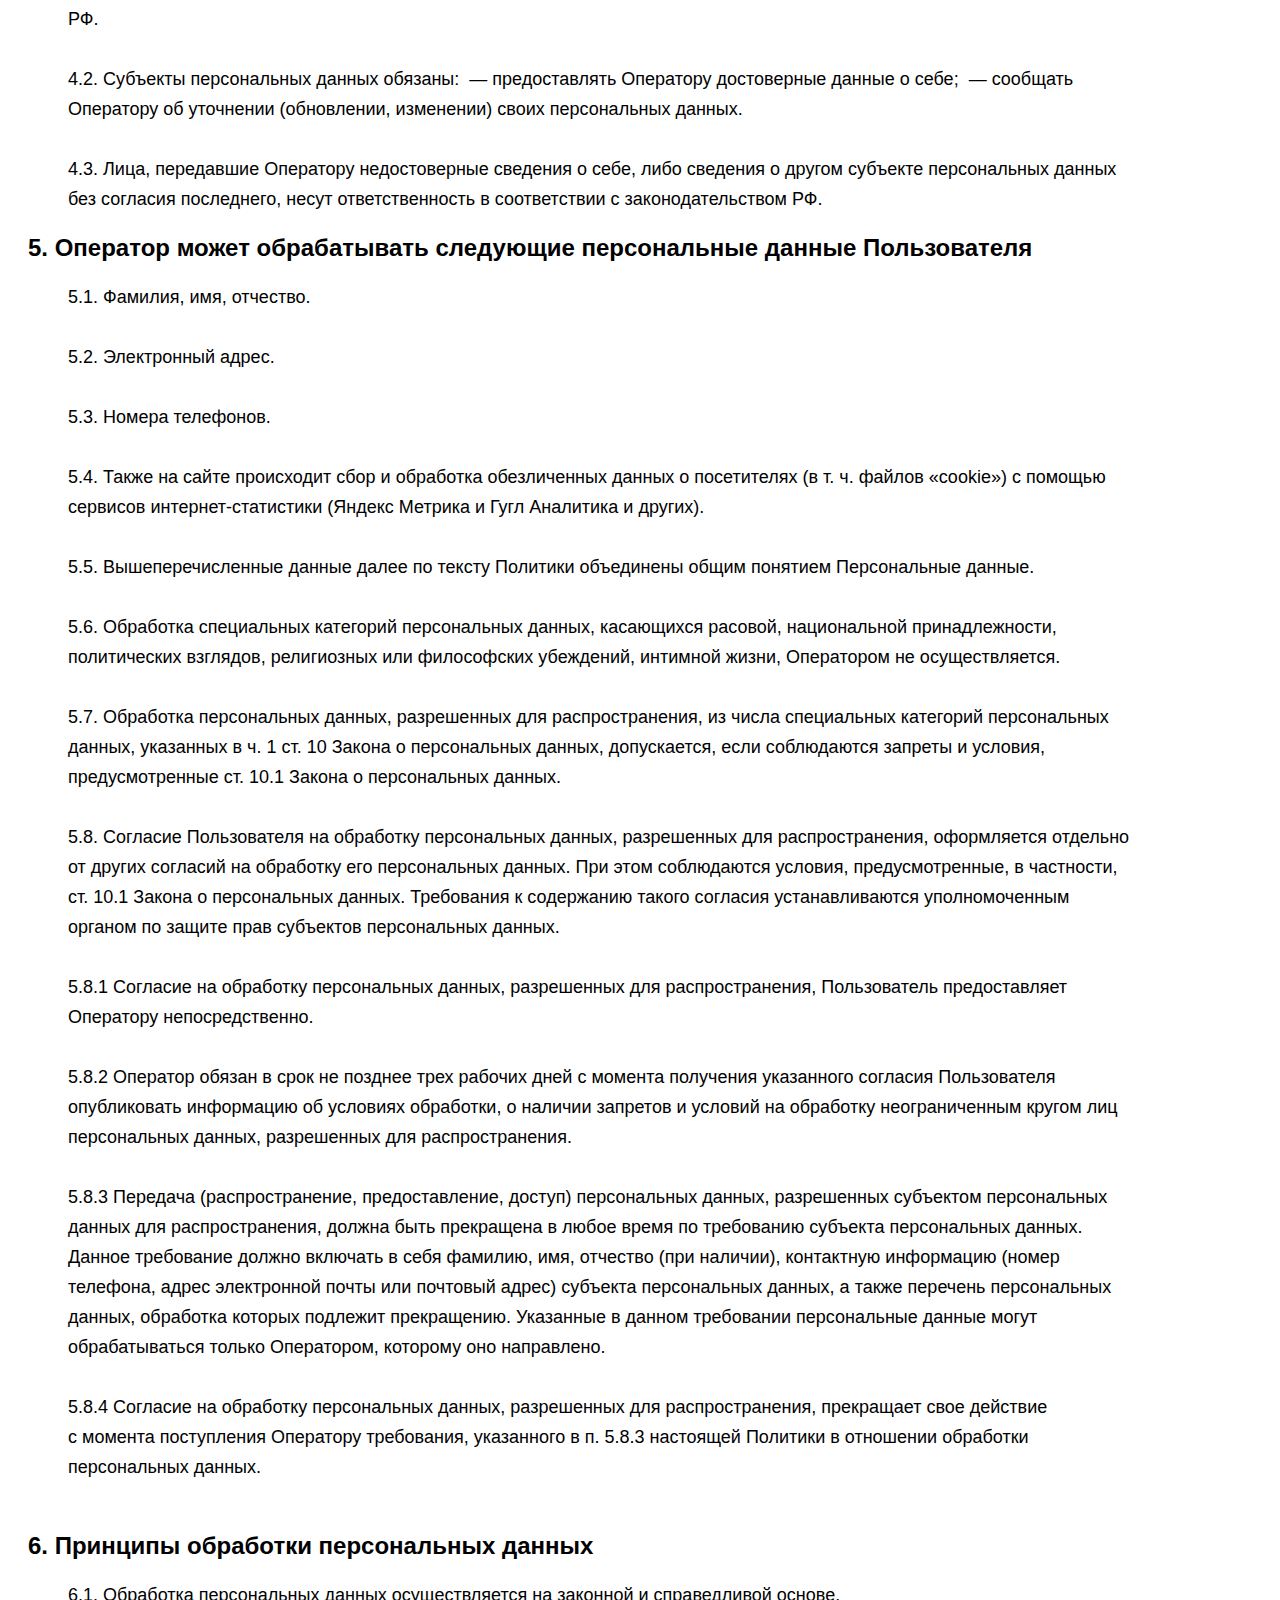
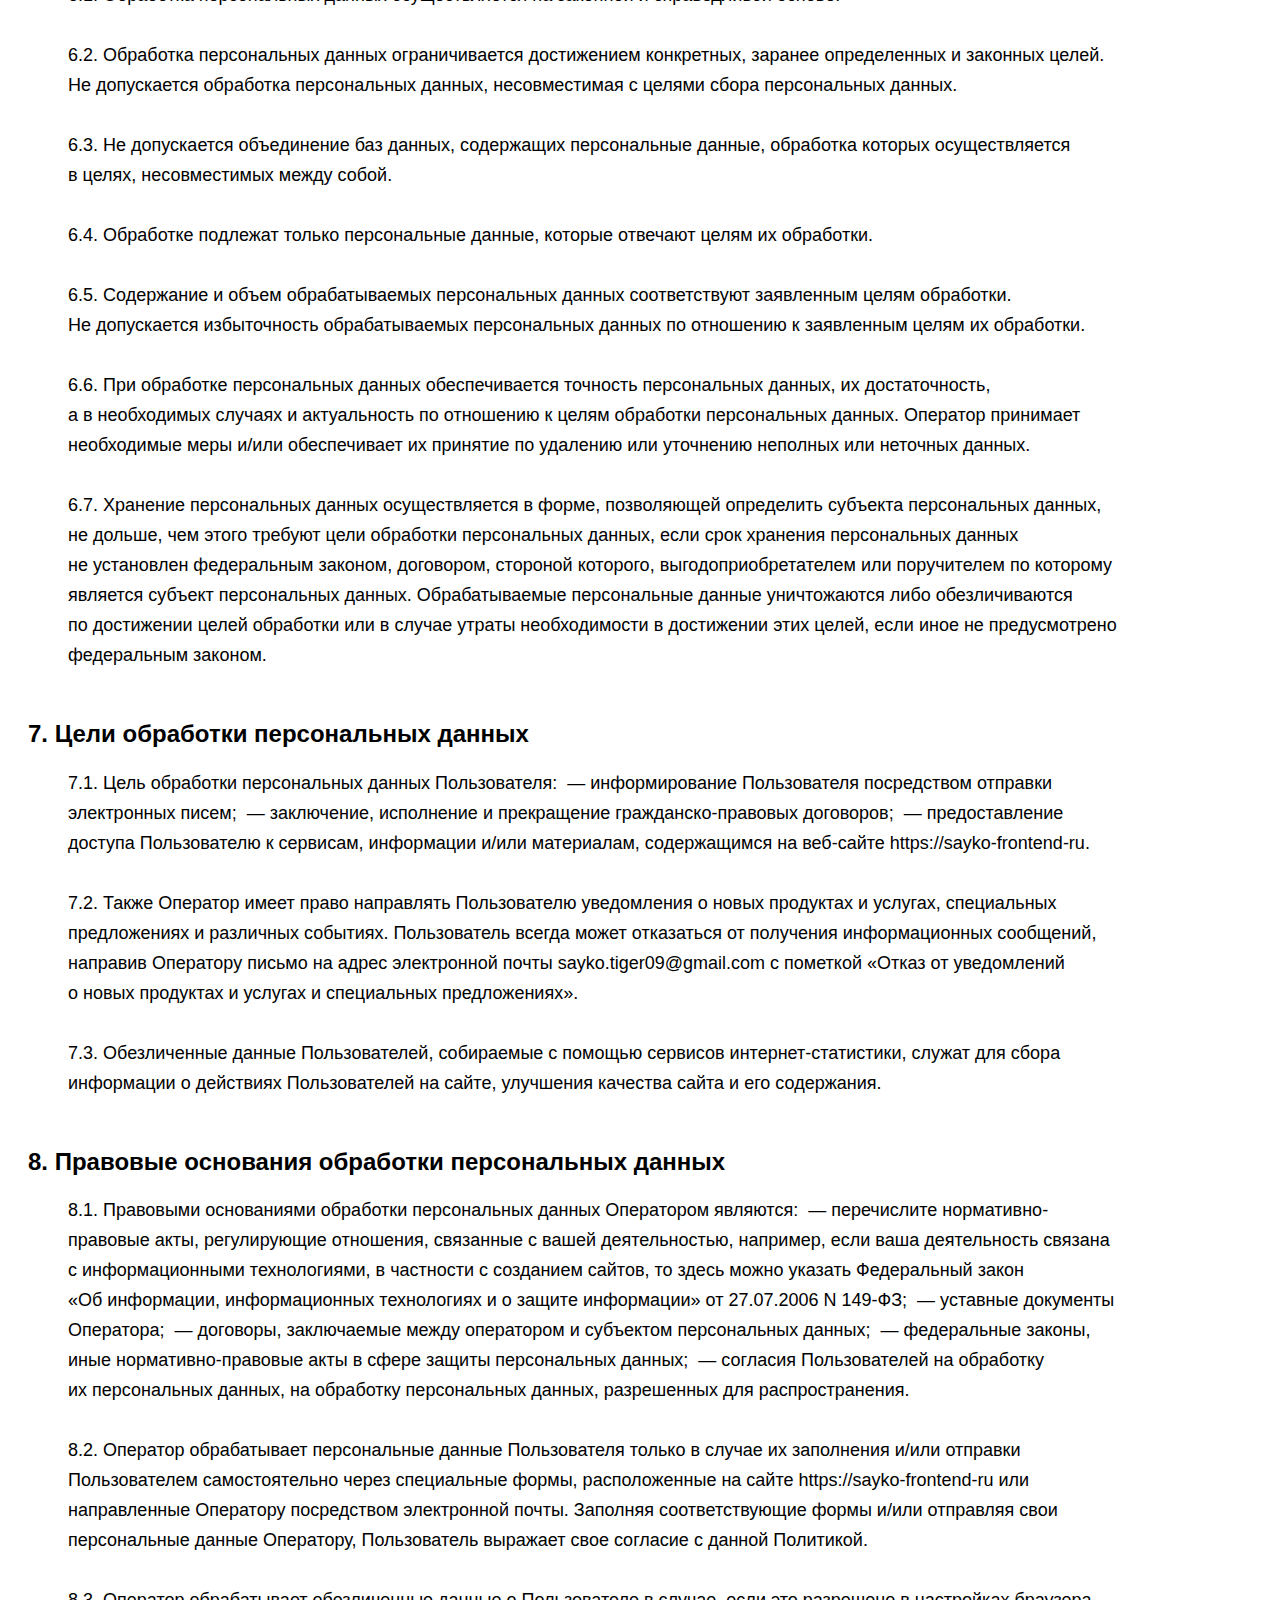
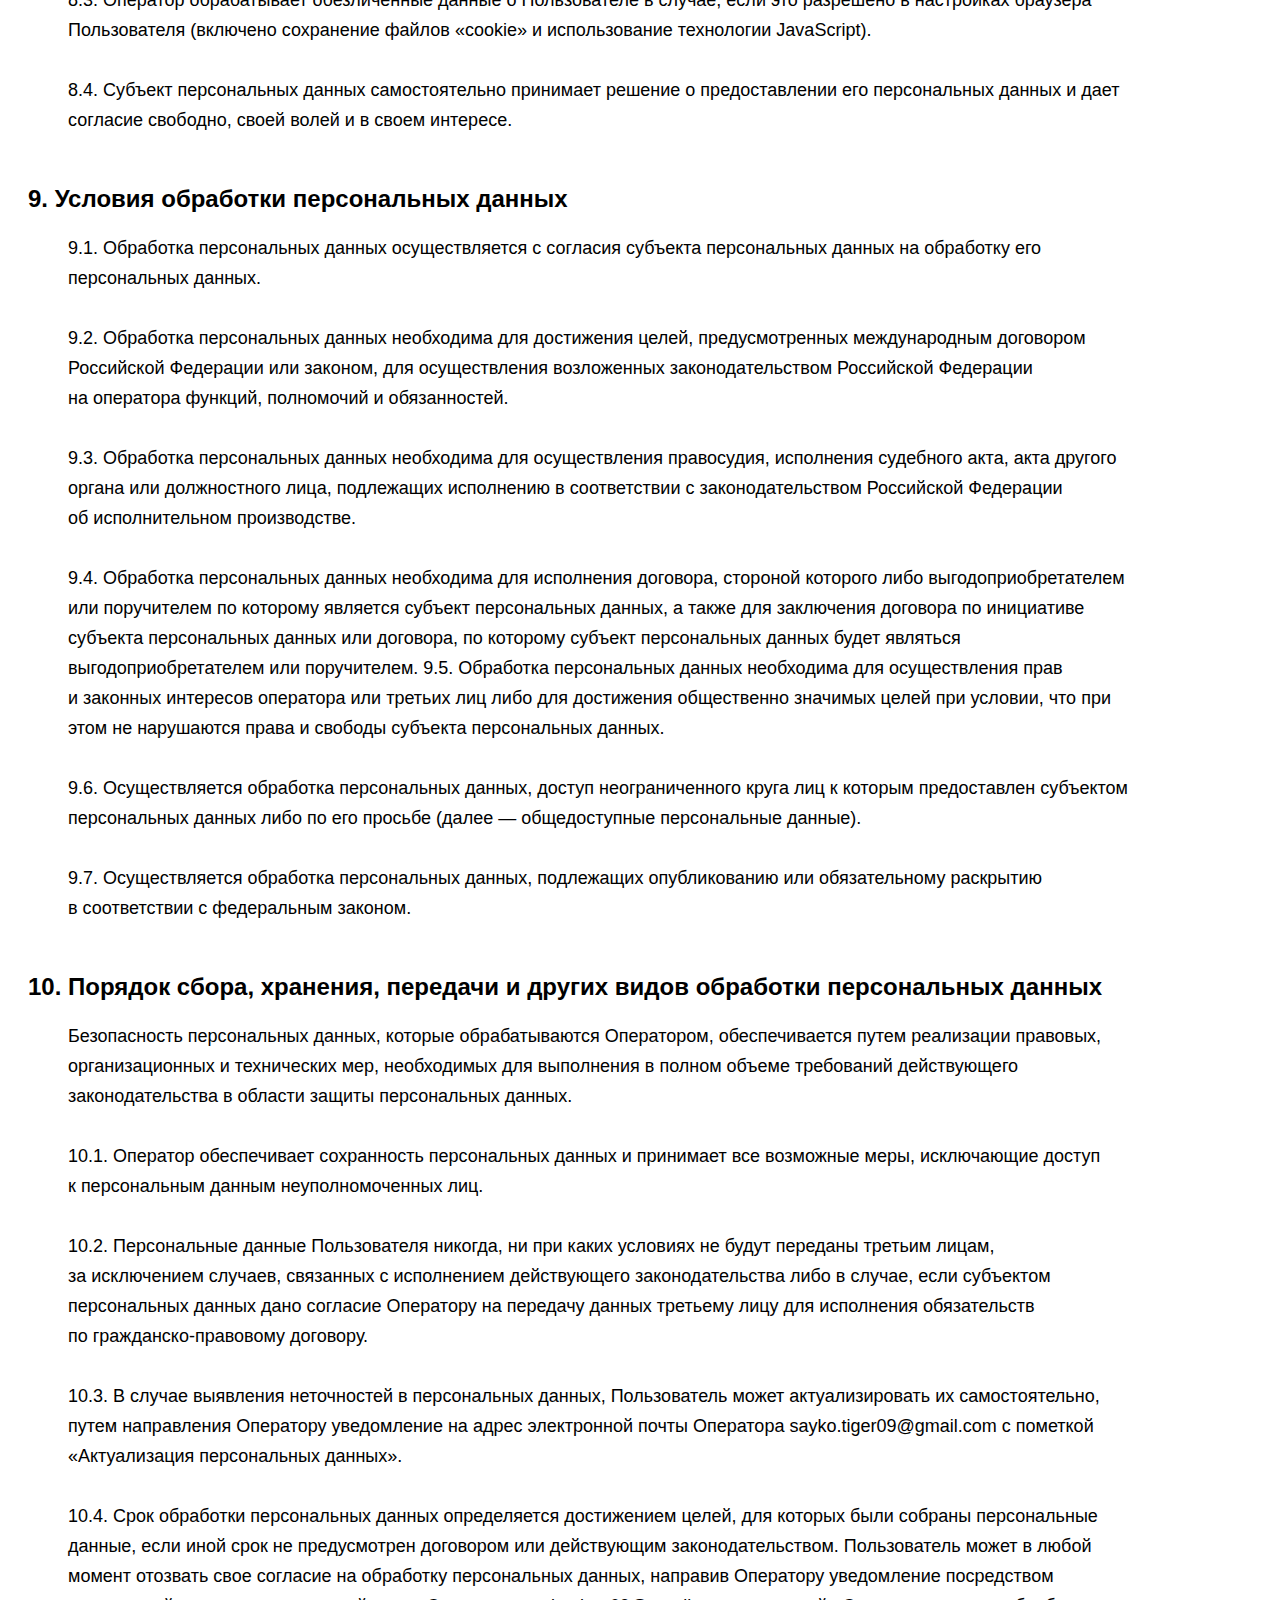
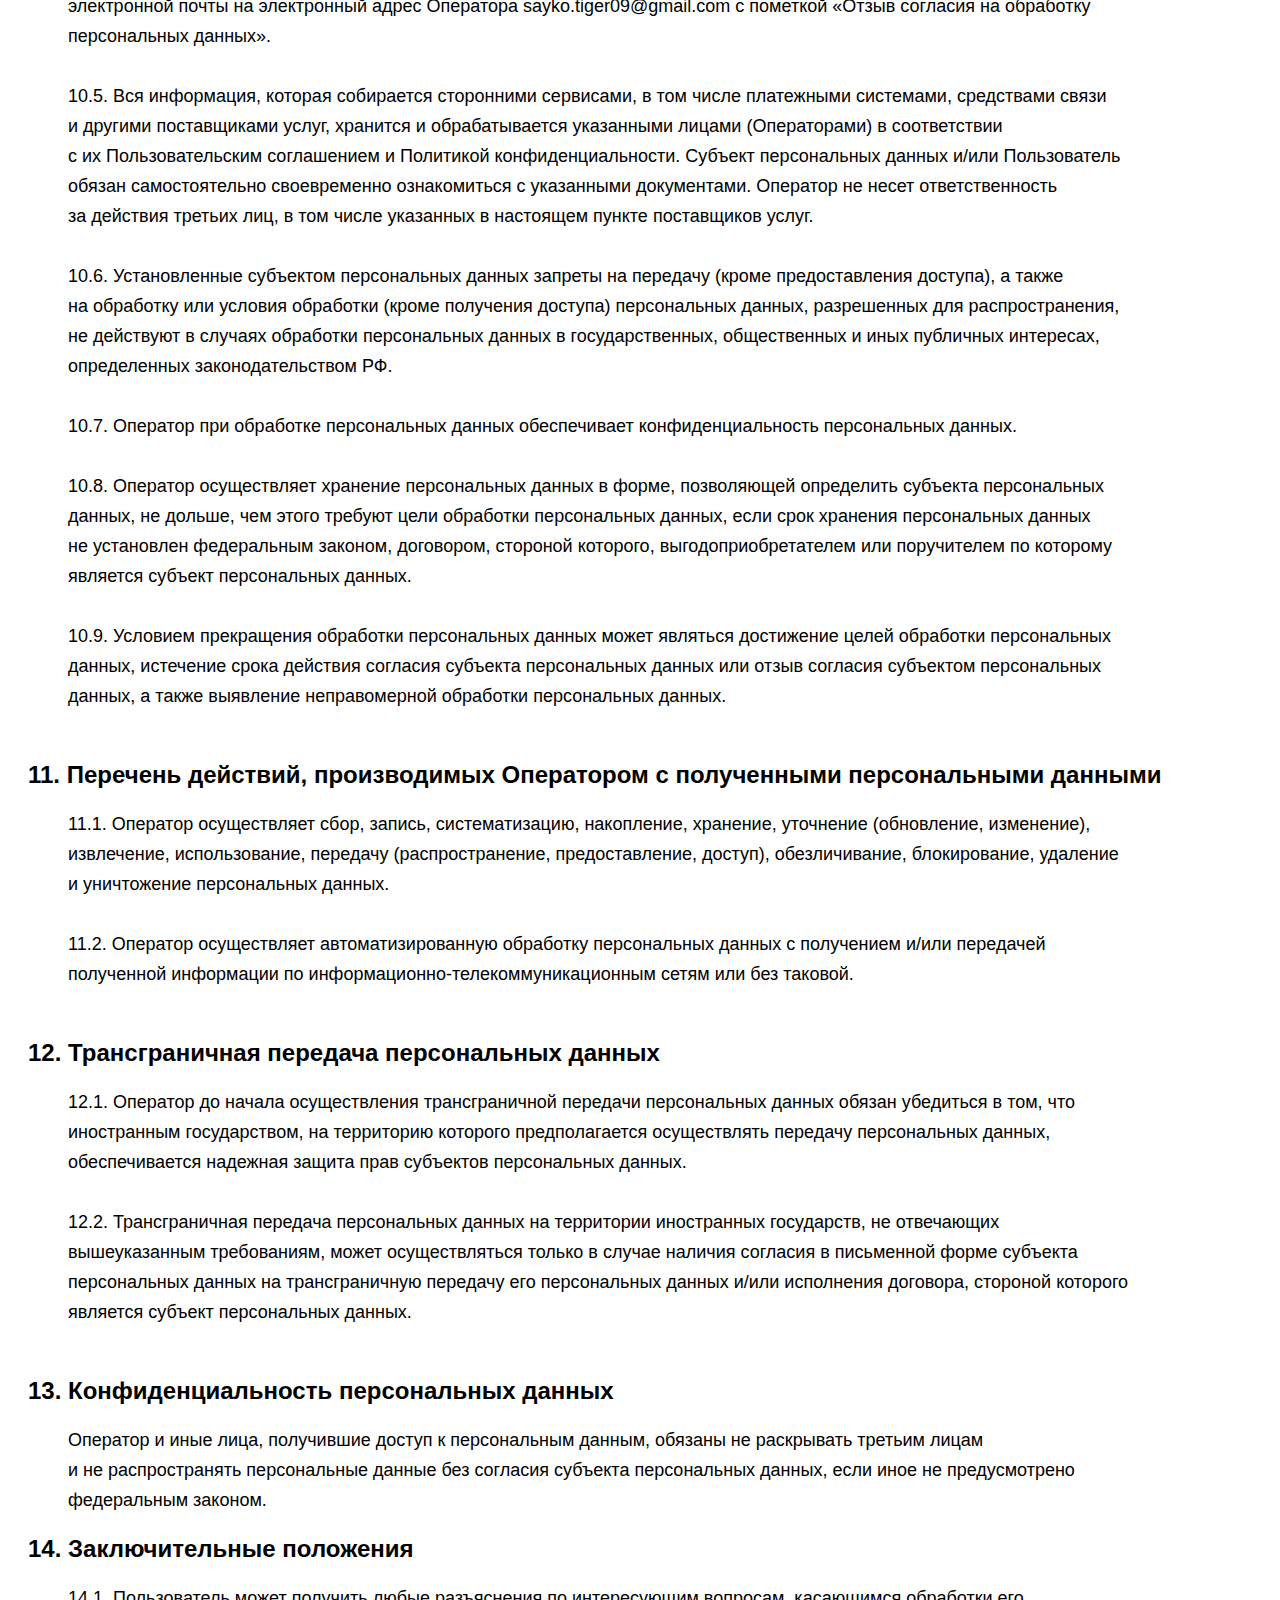
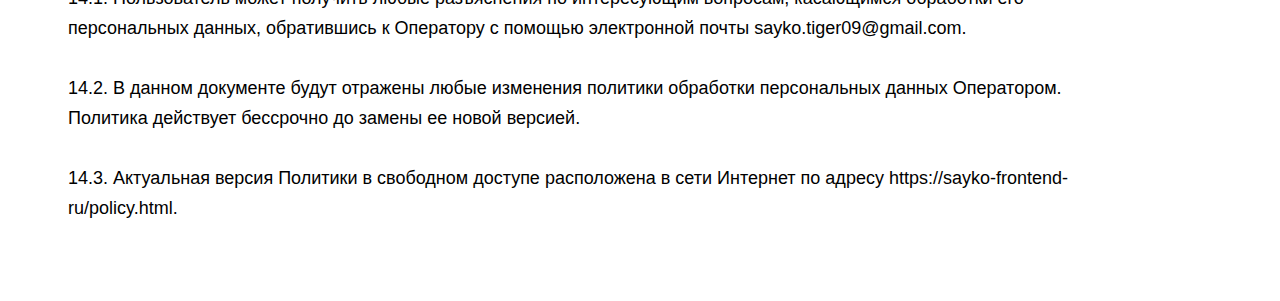
<file: policy.html>
<!DOCTYPE html><html lang="ru"><head><meta charset="UTF-8"><meta http-equiv="X-UA-Compatible" content="IE=edge"><meta name="viewport" content="width=device-width,initial-scale=1"><title>Политика Конфиденциальности</title><style>*{
            font-family: "Roboto", sans-serif;
            box-sizing: border-box;
        }
        .container{
            padding: 20px;
        }
        h1 {
            font-size: 30px;
        }
        h2 {
            font-size: 24px;
        }
        p {
            font-size: 18px;
            padding-left: 40px;
            max-width: 90%;
            line-height: 30px;

        }
        .wrapper{
            margin-bottom: 20px;
        }</style></head><body><div class="container"><div class="wrapper"><h1>Политика в отношении обработки персональных данных</h1><h2>1. Общие положения</h2><p>Настоящая политика обработки персональных данных составлена в соответствии с требованиями Федерального закона от 27.07.2006. № 152-ФЗ «О персональных данных» (далее — Закон о персональных данных) и определяет порядок обработки персональных данных и меры по обеспечению безопасности персональных данных, предпринимаемые Хохлов Константин Вячеславович (далее — Оператор).<br><br>1.1. Оператор ставит своей важнейшей целью и условием осуществления своей деятельности соблюдение прав и свобод человека и гражданина при обработке его персональных данных, в том числе защиты прав на неприкосновенность частной жизни, личную и семейную тайну.<br><br>1.2. Настоящая политика Оператора в отношении обработки персональных данных (далее — Политика) применяется ко всей информации, которую Оператор может получить о посетителях веб-сайта https://sayko-frontend-ru.</p></div><div class="wrapper"><h2>2. Основные понятия, используемые в Политике</h2><p>2.1. Автоматизированная обработка персональных данных — обработка персональных данных с помощью средств вычислительной техники.<br><br>2.2. Блокирование персональных данных — временное прекращение обработки персональных данных (за исключением случаев, если обработка необходима для уточнения персональных данных).<br><br>2.3. Веб-сайт — совокупность графических и информационных материалов, а также программ для ЭВМ и баз данных, обеспечивающих их доступность в сети интернет по сетевому адресу https://sayko-frontend-ru.<br><br>2.4. Информационная система персональных данных — совокупность содержащихся в базах данных персональных данных, и обеспечивающих их обработку информационных технологий и технических средств.<br><br>2.5. Обезличивание персональных данных — действия, в результате которых невозможно определить без использования дополнительной информации принадлежность персональных данных конкретному Пользователю или иному субъекту персональных данных.<br><br>2.6. Обработка персональных данных — любое действие (операция) или совокупность действий (операций), совершаемых с использованием средств автоматизации или без использования таких средств с персональными данными, включая сбор, запись, систематизацию, накопление, хранение, уточнение (обновление, изменение), извлечение, использование, передачу (распространение, предоставление, доступ), обезличивание, блокирование, удаление, уничтожение персональных данных.<br><br>2.7. Оператор — государственный орган, муниципальный орган, юридическое или физическое лицо, самостоятельно или совместно с другими лицами организующие и (или) осуществляющие обработку персональных данных, а также определяющие цели обработки персональных данных, состав персональных данных, подлежащих обработке, действия (операции), совершаемые с персональными данными.<br><br>2.8. Персональные данные — любая информация, относящаяся прямо или косвенно к определенному или определяемому Пользователю веб-сайта https://sayko-frontend-ru.<br><br>2.9. Персональные данные, разрешенные субъектом персональных данных для распространения, — персональные данные, доступ неограниченного круга лиц к которым предоставлен субъектом персональных данных путем дачи согласия на обработку персональных данных, разрешенных субъектом персональных данных для распространения в порядке, предусмотренном Законом о персональных данных (далее — персональные данные, разрешенные для распространения).<br><br>2.10. Пользователь — любой посетитель веб-сайта https://sayko-frontend-ru.<br><br>2.11. Предоставление персональных данных — действия, направленные на раскрытие персональных данных определенному лицу или определенному кругу лиц.<br><br>2.12. Распространение персональных данных — любые действия, направленные на раскрытие персональных данных неопределенному кругу лиц (передача персональных данных) или на ознакомление с персональными данными неограниченного круга лиц, в том числе обнародование персональных данных в средствах массовой информации, размещение в информационно-телекоммуникационных сетях или предоставление доступа к персональным данным каким-либо иным способом.<br><br>2.13. Трансграничная передача персональных данных — передача персональных данных на территорию иностранного государства органу власти иностранного государства, иностранному физическому или иностранному юридическому лицу.<br><br>2.14. Уничтожение персональных данных — любые действия, в результате которых персональные данные уничтожаются безвозвратно с невозможностью дальнейшего восстановления содержания персональных данных в информационной системе персональных данных и (или) уничтожаются материальные носители персональных данных.<br><br></p></div><div class="wrapper"><h2>3. Основные права и обязанности Оператора</h2><p>3.1. Оператор имеет право:  — получать от субъекта персональных данных достоверные информацию и/или документы, содержащие персональные данные;  — в случае отзыва субъектом персональных данных согласия на обработку персональных данных Оператор вправе продолжить обработку персональных данных без согласия субъекта персональных данных при наличии оснований, указанных в Законе о персональных данных;  — самостоятельно определять состав и перечень мер, необходимых и достаточных для обеспечения выполнения обязанностей, предусмотренных Законом о персональных данных и принятыми в соответствии с ним нормативными правовыми актами, если иное не предусмотрено Законом о персональных данных или другими федеральными законами.<br><br>3.2. Оператор обязан:  — предоставлять субъекту персональных данных по его просьбе информацию, касающуюся обработки его персональных данных;  — организовывать обработку персональных данных в порядке, установленном действующим законодательством РФ;  — отвечать на обращения и запросы субъектов персональных данных и их законных представителей в соответствии с требованиями Закона о персональных данных;  — сообщать в уполномоченный орган по защите прав субъектов персональных данных по запросу этого органа необходимую информацию в течение 30 дней с даты получения такого запроса;  — публиковать или иным образом обеспечивать неограниченный доступ к настоящей Политике в отношении обработки персональных данных;  — принимать правовые, организационные и технические меры для защиты персональных данных от неправомерного или случайного доступа к ним, уничтожения, изменения, блокирования, копирования, предоставления, распространения персональных данных, а также от иных неправомерных действий в отношении персональных данных;  — прекратить передачу (распространение, предоставление, доступ) персональных данных, прекратить обработку и уничтожить персональные данные в порядке и случаях, предусмотренных Законом о персональных данных;  — исполнять иные обязанности, предусмотренные Законом о персональных данных.</p></div><div class="wrapper"><h2>4. Основные права и обязанности субъектов персональных данных</h2><p>4.1. Субъекты персональных данных имеют право:  — получать информацию, касающуюся обработки его персональных данных, за исключением случаев, предусмотренных федеральными законами. Сведения предоставляются субъекту персональных данных Оператором в доступной форме, и в них не должны содержаться персональные данные, относящиеся к другим субъектам персональных данных, за исключением случаев, когда имеются законные основания для раскрытия таких персональных данных. Перечень информации и порядок ее получения установлен Законом о персональных данных;  — требовать от оператора уточнения его персональных данных, их блокирования или уничтожения в случае, если персональные данные являются неполными, устаревшими, неточными, незаконно полученными или не являются необходимыми для заявленной цели обработки, а также принимать предусмотренные законом меры по защите своих прав;  — выдвигать условие предварительного согласия при обработке персональных данных в целях продвижения на рынке товаров, работ и услуг;  — на отзыв согласия на обработку персональных данных;  — обжаловать в уполномоченный орган по защите прав субъектов персональных данных или в судебном порядке неправомерные действия или бездействие Оператора при обработке его персональных данных;  — на осуществление иных прав, предусмотренных законодательством РФ.<br><br>4.2. Субъекты персональных данных обязаны:  — предоставлять Оператору достоверные данные о себе;  — сообщать Оператору об уточнении (обновлении, изменении) своих персональных данных.<br><br>4.3. Лица, передавшие Оператору недостоверные сведения о себе, либо сведения о другом субъекте персональных данных без согласия последнего, несут ответственность в соответствии с законодательством РФ.</p></div><div class="wrapper"><h2>5. Оператор может обрабатывать следующие персональные данные Пользователя</h2><p>5.1. Фамилия, имя, отчество.<br><br>5.2. Электронный адрес.<br><br>5.3. Номера телефонов.<br><br>5.4. Также на сайте происходит сбор и обработка обезличенных данных о посетителях (в т. ч. файлов «cookie») с помощью сервисов интернет-статистики (Яндекс Метрика и Гугл Аналитика и других).<br><br>5.5. Вышеперечисленные данные далее по тексту Политики объединены общим понятием Персональные данные.<br><br>5.6. Обработка специальных категорий персональных данных, касающихся расовой, национальной принадлежности, политических взглядов, религиозных или философских убеждений, интимной жизни, Оператором не осуществляется.<br><br>5.7. Обработка персональных данных, разрешенных для распространения, из числа специальных категорий персональных данных, указанных в ч. 1 ст. 10 Закона о персональных данных, допускается, если соблюдаются запреты и условия, предусмотренные ст. 10.1 Закона о персональных данных.<br><br>5.8. Согласие Пользователя на обработку персональных данных, разрешенных для распространения, оформляется отдельно от других согласий на обработку его персональных данных. При этом соблюдаются условия, предусмотренные, в частности, ст. 10.1 Закона о персональных данных. Требования к содержанию такого согласия устанавливаются уполномоченным органом по защите прав субъектов персональных данных.<br><br>5.8.1 Согласие на обработку персональных данных, разрешенных для распространения, Пользователь предоставляет Оператору непосредственно.<br><br>5.8.2 Оператор обязан в срок не позднее трех рабочих дней с момента получения указанного согласия Пользователя опубликовать информацию об условиях обработки, о наличии запретов и условий на обработку неограниченным кругом лиц персональных данных, разрешенных для распространения.<br><br>5.8.3 Передача (распространение, предоставление, доступ) персональных данных, разрешенных субъектом персональных данных для распространения, должна быть прекращена в любое время по требованию субъекта персональных данных. Данное требование должно включать в себя фамилию, имя, отчество (при наличии), контактную информацию (номер телефона, адрес электронной почты или почтовый адрес) субъекта персональных данных, а также перечень персональных данных, обработка которых подлежит прекращению. Указанные в данном требовании персональные данные могут обрабатываться только Оператором, которому оно направлено.<br><br>5.8.4 Согласие на обработку персональных данных, разрешенных для распространения, прекращает свое действие с момента поступления Оператору требования, указанного в п. 5.8.3 настоящей Политики в отношении обработки персональных данных.<br><br></p></div><div class="wrapper"><h2>6. Принципы обработки персональных данных</h2><p>6.1. Обработка персональных данных осуществляется на законной и справедливой основе.<br><br>6.2. Обработка персональных данных ограничивается достижением конкретных, заранее определенных и законных целей. Не допускается обработка персональных данных, несовместимая с целями сбора персональных данных.<br><br>6.3. Не допускается объединение баз данных, содержащих персональные данные, обработка которых осуществляется в целях, несовместимых между собой.<br><br>6.4. Обработке подлежат только персональные данные, которые отвечают целям их обработки.<br><br>6.5. Содержание и объем обрабатываемых персональных данных соответствуют заявленным целям обработки. Не допускается избыточность обрабатываемых персональных данных по отношению к заявленным целям их обработки.<br><br>6.6. При обработке персональных данных обеспечивается точность персональных данных, их достаточность, а в необходимых случаях и актуальность по отношению к целям обработки персональных данных. Оператор принимает необходимые меры и/или обеспечивает их принятие по удалению или уточнению неполных или неточных данных.<br><br>6.7. Хранение персональных данных осуществляется в форме, позволяющей определить субъекта персональных данных, не дольше, чем этого требуют цели обработки персональных данных, если срок хранения персональных данных не установлен федеральным законом, договором, стороной которого, выгодоприобретателем или поручителем по которому является субъект персональных данных. Обрабатываемые персональные данные уничтожаются либо обезличиваются по достижении целей обработки или в случае утраты необходимости в достижении этих целей, если иное не предусмотрено федеральным законом.<br><br></p></div><div class="wrapper"><h2>7. Цели обработки персональных данных</h2><p>7.1. Цель обработки персональных данных Пользователя:  — информирование Пользователя посредством отправки электронных писем;  — заключение, исполнение и прекращение гражданско-правовых договоров;  — предоставление доступа Пользователю к сервисам, информации и/или материалам, содержащимся на веб-сайте https://sayko-frontend-ru.<br><br>7.2. Также Оператор имеет право направлять Пользователю уведомления о новых продуктах и услугах, специальных предложениях и различных событиях. Пользователь всегда может отказаться от получения информационных сообщений, направив Оператору письмо на адрес электронной почты sayko.tiger09@gmail.com с пометкой «Отказ от уведомлений о новых продуктах и услугах и специальных предложениях».<br><br>7.3. Обезличенные данные Пользователей, собираемые с помощью сервисов интернет-статистики, служат для сбора информации о действиях Пользователей на сайте, улучшения качества сайта и его содержания.<br><br></p></div><div class="wrapper"><h2>8. Правовые основания обработки персональных данных</h2><p>8.1. Правовыми основаниями обработки персональных данных Оператором являются:  — перечислите нормативно-правовые акты, регулирующие отношения, связанные с вашей деятельностью, например, если ваша деятельность связана с информационными технологиями, в частности с созданием сайтов, то здесь можно указать Федеральный закон «Об информации, информационных технологиях и о защите информации» от 27.07.2006 N 149-ФЗ;  — уставные документы Оператора;  — договоры, заключаемые между оператором и субъектом персональных данных;  — федеральные законы, иные нормативно-правовые акты в сфере защиты персональных данных;  — согласия Пользователей на обработку их персональных данных, на обработку персональных данных, разрешенных для распространения.<br><br>8.2. Оператор обрабатывает персональные данные Пользователя только в случае их заполнения и/или отправки Пользователем самостоятельно через специальные формы, расположенные на сайте https://sayko-frontend-ru или направленные Оператору посредством электронной почты. Заполняя соответствующие формы и/или отправляя свои персональные данные Оператору, Пользователь выражает свое согласие с данной Политикой.<br><br>8.3. Оператор обрабатывает обезличенные данные о Пользователе в случае, если это разрешено в настройках браузера Пользователя (включено сохранение файлов «cookie» и использование технологии JavaScript).<br><br>8.4. Субъект персональных данных самостоятельно принимает решение о предоставлении его персональных данных и дает согласие свободно, своей волей и в своем интересе.<br><br></p></div><div class="wrapper"><h2>9. Условия обработки персональных данных</h2><p>9.1. Обработка персональных данных осуществляется с согласия субъекта персональных данных на обработку его персональных данных.<br><br>9.2. Обработка персональных данных необходима для достижения целей, предусмотренных международным договором Российской Федерации или законом, для осуществления возложенных законодательством Российской Федерации на оператора функций, полномочий и обязанностей.<br><br>9.3. Обработка персональных данных необходима для осуществления правосудия, исполнения судебного акта, акта другого органа или должностного лица, подлежащих исполнению в соответствии с законодательством Российской Федерации об исполнительном производстве.<br><br>9.4. Обработка персональных данных необходима для исполнения договора, стороной которого либо выгодоприобретателем или поручителем по которому является субъект персональных данных, а также для заключения договора по инициативе субъекта персональных данных или договора, по которому субъект персональных данных будет являться выгодоприобретателем или поручителем. 9.5. Обработка персональных данных необходима для осуществления прав и законных интересов оператора или третьих лиц либо для достижения общественно значимых целей при условии, что при этом не нарушаются права и свободы субъекта персональных данных.<br><br>9.6. Осуществляется обработка персональных данных, доступ неограниченного круга лиц к которым предоставлен субъектом персональных данных либо по его просьбе (далее — общедоступные персональные данные).<br><br>9.7. Осуществляется обработка персональных данных, подлежащих опубликованию или обязательному раскрытию в соответствии с федеральным законом.<br><br></p></div><div class="wrapper"><h2>10. Порядок сбора, хранения, передачи и других видов обработки персональных данных</h2><p>Безопасность персональных данных, которые обрабатываются Оператором, обеспечивается путем реализации правовых, организационных и технических мер, необходимых для выполнения в полном объеме требований действующего законодательства в области защиты персональных данных.<br><br>10.1. Оператор обеспечивает сохранность персональных данных и принимает все возможные меры, исключающие доступ к персональным данным неуполномоченных лиц.<br><br>10.2. Персональные данные Пользователя никогда, ни при каких условиях не будут переданы третьим лицам, за исключением случаев, связанных с исполнением действующего законодательства либо в случае, если субъектом персональных данных дано согласие Оператору на передачу данных третьему лицу для исполнения обязательств по гражданско-правовому договору.<br><br>10.3. В случае выявления неточностей в персональных данных, Пользователь может актуализировать их самостоятельно, путем направления Оператору уведомление на адрес электронной почты Оператора sayko.tiger09@gmail.com с пометкой «Актуализация персональных данных».<br><br>10.4. Срок обработки персональных данных определяется достижением целей, для которых были собраны персональные данные, если иной срок не предусмотрен договором или действующим законодательством. Пользователь может в любой момент отозвать свое согласие на обработку персональных данных, направив Оператору уведомление посредством электронной почты на электронный адрес Оператора sayko.tiger09@gmail.com с пометкой «Отзыв согласия на обработку персональных данных».<br><br>10.5. Вся информация, которая собирается сторонними сервисами, в том числе платежными системами, средствами связи и другими поставщиками услуг, хранится и обрабатывается указанными лицами (Операторами) в соответствии с их Пользовательским соглашением и Политикой конфиденциальности. Субъект персональных данных и/или Пользователь обязан самостоятельно своевременно ознакомиться с указанными документами. Оператор не несет ответственность за действия третьих лиц, в том числе указанных в настоящем пункте поставщиков услуг.<br><br>10.6. Установленные субъектом персональных данных запреты на передачу (кроме предоставления доступа), а также на обработку или условия обработки (кроме получения доступа) персональных данных, разрешенных для распространения, не действуют в случаях обработки персональных данных в государственных, общественных и иных публичных интересах, определенных законодательством РФ.<br><br>10.7. Оператор при обработке персональных данных обеспечивает конфиденциальность персональных данных.<br><br>10.8. Оператор осуществляет хранение персональных данных в форме, позволяющей определить субъекта персональных данных, не дольше, чем этого требуют цели обработки персональных данных, если срок хранения персональных данных не установлен федеральным законом, договором, стороной которого, выгодоприобретателем или поручителем по которому является субъект персональных данных.<br><br>10.9. Условием прекращения обработки персональных данных может являться достижение целей обработки персональных данных, истечение срока действия согласия субъекта персональных данных или отзыв согласия субъектом персональных данных, а также выявление неправомерной обработки персональных данных.<br><br></p></div><div class="wrapper"><h2>11. Перечень действий, производимых Оператором с полученными персональными данными</h2><p>11.1. Оператор осуществляет сбор, запись, систематизацию, накопление, хранение, уточнение (обновление, изменение), извлечение, использование, передачу (распространение, предоставление, доступ), обезличивание, блокирование, удаление и уничтожение персональных данных.<br><br>11.2. Оператор осуществляет автоматизированную обработку персональных данных с получением и/или передачей полученной информации по информационно-телекоммуникационным сетям или без таковой.<br><br></p></div><div class="wrapper"><h2>12. Трансграничная передача персональных данных</h2><p>12.1. Оператор до начала осуществления трансграничной передачи персональных данных обязан убедиться в том, что иностранным государством, на территорию которого предполагается осуществлять передачу персональных данных, обеспечивается надежная защита прав субъектов персональных данных.<br><br>12.2. Трансграничная передача персональных данных на территории иностранных государств, не отвечающих вышеуказанным требованиям, может осуществляться только в случае наличия согласия в письменной форме субъекта персональных данных на трансграничную передачу его персональных данных и/или исполнения договора, стороной которого является субъект персональных данных.<br><br></p></div><div class="wrapper"><h2>13. Конфиденциальность персональных данных</h2><p>Оператор и иные лица, получившие доступ к персональным данным, обязаны не раскрывать третьим лицам и не распространять персональные данные без согласия субъекта персональных данных, если иное не предусмотрено федеральным законом.</p></div><div class="wrapper"><h2>14. Заключительные положения</h2><p>14.1. Пользователь может получить любые разъяснения по интересующим вопросам, касающимся обработки его персональных данных, обратившись к Оператору с помощью электронной почты sayko.tiger09@gmail.com.<br><br>14.2. В данном документе будут отражены любые изменения политики обработки персональных данных Оператором. Политика действует бессрочно до замены ее новой версией.<br><br>14.3. Актуальная версия Политики в свободном доступе расположена в сети Интернет по адресу https://sayko-frontend-ru/policy.html.<br><br></p></div></div></body></html>
</file>
<file: css/main.css>
@import url(https://fonts.googleapis.com/css2?family=Montserrat:wght@400;500;600;700&display=swap);@import url(https://fonts.googleapis.com/css2?family=Playfair+Display:wght@700&display=swap);:root{--font-family:"Montserrat",sans-serif;--content-width--fluid:1920px;--content-width:1200px;--container-offset:15px;--container-width--fluid:calc(
    var(--content-width--fluid) + (var(--container-offset) * 2)
  );--container-width:calc(var(--content-width) + (var(--container-offset) * 2));--white:#fff;--black:#000;--dark:#252526;--orange:#ffa501;--warning:#f89828;--primary:#ff5a30;--accent:#ac182c;--danger:#ff4242;--success:#03cea4;--info:#5a87fc;--main-color:#1e6bfc;--main2-color:#0039a6;--main3-color:#00adb5;--main4-color:#5b4282;--grey-color:rgba(210, 210, 210, 0.5);--grey:rgb(210, 210, 210);--radial-bg:radial-gradient(
    50% 50% at 50% 50%,
    rgba(0, 0, 0, 0) 0%,
    rgba(0, 0, 0, 0.2) 100%
  );--linear-bg:linear-gradient(
    180deg,
    rgba(0, 0, 0, 0.2) 0%,
    rgba(255, 255, 255, 0) 99.99%,
    rgba(255, 255, 255, 0) 100%
  )}.custom-checkbox__field:checked+.custom-checkbox__content::after{opacity:1}.custom-checkbox__field:focus+.custom-checkbox__content::before{outline:red solid 2px;outline-offset:2px}.custom-checkbox__field:disabled+.custom-checkbox__content{opacity:.4;pointer-events:none}html{-webkit-box-sizing:border-box;box-sizing:border-box}*,::after,::before{-webkit-box-sizing:inherit;box-sizing:inherit}.page{height:100%;font-family:var(--font-family,sans-serif);-webkit-text-size-adjust:100%}.page__body{margin:0;min-width:300px;min-height:100%;font-size:16px}img{height:auto;max-width:100%;-o-object-fit:cover;object-fit:cover}a{text-decoration:none}.site-container{overflow:hidden}.is-hidden{display:none!important}.container--fluid{margin:0 auto;padding:0 var(--container-offset);max-width:var(--container-width--fluid)}.container{margin:0 auto;padding:0 var(--container-offset);max-width:var(--container-width)}.flex{display:-webkit-box;display:-ms-flexbox;display:flex}.grid{display:-ms-grid;display:grid;-webkit-column-gap:32px;-moz-column-gap:32px;column-gap:32px;-ms-grid-columns:(1fr)[12];grid-template-columns:repeat(12,1fr)}.title{font-weight:600;font-style:normal;line-height:normal;color:#000}.divider{width:100px;height:3px;background-color:var(--main3-color);margin-top:10px}.btn-reset{border:none;padding:0;background-color:transparent;cursor:pointer}.list-reset{list-style:none;margin:0;padding:0}.input-reset{-webkit-appearance:none;-moz-appearance:none;appearance:none;border:none;border-radius:0;background-color:#fff}.input-reset::-webkit-search-cancel-button,.input-reset::-webkit-search-decoration,.input-reset::-webkit-search-results-button,.input-reset::-webkit-search-results-decoration{display:none}.visually-hidden{position:absolute;overflow:hidden;margin:-1px;border:0;padding:0;width:1px;height:1px;clip:rect(0 0 0 0)}.js-focus-visible :focus:not(.focus-visible){outline:0}.centered{text-align:center}.dis-scroll{position:fixed;left:0;top:0;overflow:hidden;width:100%;height:100vh;-ms-scroll-chaining:none;overscroll-behavior:none}.page--ios .dis-scroll{position:relative}.header-content__btns{display:-webkit-box;display:-ms-flexbox;display:flex;-webkit-box-align:center;-ms-flex-align:center;align-items:center;gap:30px}.header-content__btn{font-size:16px;font-style:normal;font-weight:400;line-height:normal;color:var(--white);-webkit-transition:.35s ease-in-out;transition:.35s ease-in-out}.header-content__btn:hover{background:linear-gradient(47.06deg,#000 -3.87%,rgba(255,255,255,0) 20.89%);-webkit-transform:scale(1.05);-ms-transform:scale(1.05);transform:scale(1.05);outline:1px solid var(--grey)}.btn{background:var(--main-color);-webkit-box-shadow:0 4px 4px rgba(0,0,0,.15);box-shadow:0 4px 4px rgba(0,0,0,.15);padding:12px 25px}.btn--accent{border-radius:4px;background:rgba(128,128,128,.4);-webkit-box-shadow:0 4px 4px rgba(0,0,0,.15);box-shadow:0 4px 4px rgba(0,0,0,.15);padding:15px 50px}.btn-3{padding:16px 40px;text-align:center;font-size:16px;font-weight:700;letter-spacing:.3px;text-transform:uppercase;border-radius:4px}.btn--white{color:var(--white-color);border:1px solid var(--white-color)}.btn--primary{color:var(--white-color);background:var(--main-color)}.btn--main{color:var(--main-color);border:1px solid var(--main-color)}.header{height:100vh;position:relative;background-color:#c4c4c4;color:#fff}.header__container{position:absolute;z-index:9;top:50px;left:55px;right:38px;bottom:80px;pointer-events:none}@media (max-width:1440px){.header__container{top:40px;left:40px;right:40px;bottom:60px}}@media (max-width:768px){.header-content__btns{-webkit-box-orient:vertical;-webkit-box-direction:normal;-ms-flex-direction:column;flex-direction:column}.btn--accent{width:100%;text-align:center}.header__container{top:30px;left:5%;right:5%;bottom:30px}}.header__top{position:relative;display:-webkit-box;display:-ms-flexbox;display:flex;-webkit-box-pack:justify;-ms-flex-pack:justify;justify-content:space-between;-webkit-box-align:center;-ms-flex-align:center;align-items:center}.header__items{position:absolute;left:0;top:0;right:0;bottom:0;cursor:-webkit-grab;cursor:grab}.header__items:active{cursor:-webkit-grabbing;cursor:grabbing}.header__items .slide--1{background:var(--radial-bg),var(--linear-bg),url(../img/slider-bg/02.jpg);background-position:center center;background-size:cover;background-repeat:no-repeat}.header__items .slide--2{background:var(--radial-bg),var(--linear-bg),url(../img/slider-bg/04.jpg);background-position:center center;background-size:cover;background-repeat:no-repeat}.header__items .slide--3{background:var(--radial-bg),var(--linear-bg),url(../img/slider-bg/05.jpg);background-position:center center;background-size:cover;background-repeat:no-repeat}.header__items .slide--4{background:var(--radial-bg),var(--linear-bg),url(../img/slider-bg/01.jpg);background-position:center center;background-size:cover;background-repeat:no-repeat}.header__items .slide--5{background:var(--radial-bg),var(--linear-bg),url(../img/slider-bg/03.jpg);background-position:center center;background-size:cover;background-repeat:no-repeat}.header-content{min-height:100vh;overflow:hidden;display:-webkit-box;display:-ms-flexbox;display:flex;-webkit-box-orient:vertical;-webkit-box-direction:normal;-ms-flex-direction:column;flex-direction:column;-webkit-box-pack:center;-ms-flex-pack:center;justify-content:center;-webkit-box-align:center;-ms-flex-align:center;align-items:center;background-color:#c4c4c4;background-position:center center;background-size:cover;background-repeat:no-repeat}.header-content span{background:linear-gradient(57.06deg,#000 -3.87%,rgba(255,255,255,0) 30.89%),#fff;-webkit-background-clip:text;-webkit-text-fill-color:transparent}.header-content__descr{display:-webkit-box;display:-ms-flexbox;display:flex;-webkit-box-orient:vertical;-webkit-box-direction:normal;-ms-flex-direction:column;flex-direction:column;-webkit-box-pack:center;-ms-flex-pack:center;justify-content:center;-webkit-box-align:start;-ms-flex-align:start;align-items:flex-start}.header-content__subtitle{font-size:24px;font-style:normal;font-weight:400;position:relative;z-index:1;padding-left:20px;color:rgba(255,255,255,.9)}@media (max-width:768px){.header-content__subtitle{text-align:center;font-size:20px;margin-bottom:10px}}.header-content__subtitle:before{content:"";position:absolute;z-index:-1;top:0;left:0;width:46px;height:46px;border-radius:100%;background:rgba(255,255,255,.3)}.header-content__subtitle span{font-size:36px;z-index:1}@media (max-width:1200px){.header-content__subtitle{font-size:20px}.header-content__subtitle span{font-size:32px}}.header-content__title{margin:40px 0 10px;font-size:90px;font-style:normal;font-weight:700;color:rgba(255,255,255,.9)}@media (max-width:1200px){.header-content__title{font-size:72px}}@media (max-width:1024px){.header-content__descr{-webkit-box-align:center;-ms-flex-align:center;align-items:center}.header-content__subtitle span{font-size:30px}.header-content__title{font-size:66px}}@media (max-width:768px){.header-content__title{font-size:60px;margin-bottom:20px}}@media (max-width:576px){.btn--accent{width:80%;text-align:center}.header-content__subtitle{display:-webkit-box;display:-ms-flexbox;display:flex;-webkit-box-orient:vertical;-webkit-box-direction:normal;-ms-flex-direction:column;flex-direction:column;gap:10px;width:250px;text-align:center}.header-content__subtitle:before{top:-12px;left:60px}.header-content__title{font-size:34px}}.header-content__icons{display:-webkit-box;display:-ms-flexbox;display:flex;-ms-flex-wrap:wrap;flex-wrap:wrap;-webkit-box-align:center;-ms-flex-align:center;align-items:center;-webkit-column-gap:35px;-moz-column-gap:35px;column-gap:35px;margin-bottom:80px}@media (max-width:1200px){.header-content__icons{-webkit-box-pack:center;-ms-flex-pack:center;justify-content:center;-webkit-box-align:center;-ms-flex-align:center;align-items:center;-webkit-column-gap:10px;-moz-column-gap:10px;column-gap:10px;row-gap:10px}}@media (max-width:1024px){.header-content__icons{max-width:500px;-webkit-column-gap:30px;-moz-column-gap:30px;column-gap:30px}}@media (max-width:768px){.header-content__icons{margin-bottom:50px;max-width:400px;-webkit-column-gap:30px;-moz-column-gap:30px;column-gap:30px}}@media (max-width:576px){.header-content__icons{max-width:300px;-webkit-column-gap:20px;-moz-column-gap:20px;column-gap:20px;margin-bottom:30px}}.swiper-pagination{margin-bottom:5px}.swiper-pagination-bullet-active{background:var(--main3-color)}.nav{display:-webkit-box;display:-ms-flexbox;display:flex;-webkit-box-pack:justify;-ms-flex-pack:justify;justify-content:space-between;-webkit-box-align:center;-ms-flex-align:center;align-items:center;pointer-events:all}@media (max-width:1200px){.nav{display:-webkit-box;display:-ms-flexbox;display:flex;-webkit-box-orient:vertical;-webkit-box-direction:normal;-ms-flex-direction:column;flex-direction:column;-webkit-box-pack:start;-ms-flex-pack:start;justify-content:flex-start;-webkit-box-align:start;-ms-flex-align:start;align-items:flex-start;gap:30px;pointer-events:all}}.nav__logo--mobile{display:none}@media (max-width:1200px){.nav__logo--mobile{display:block;margin-bottom:30px}}.nav__list{display:-webkit-box;display:-ms-flexbox;display:flex;-webkit-box-align:center;-ms-flex-align:center;align-items:center;-webkit-column-gap:65px;-moz-column-gap:65px;column-gap:65px;-webkit-transition:1.35s ease-in-out;transition:1.35s ease-in-out}.nav__link{color:var(--white);font-size:16px;font-weight:500;line-height:1.22}.nav__list a{position:relative;-webkit-transition:.35s ease-in-out;transition:.35s ease-in-out}.nav__list a::before{content:"";position:absolute;width:100%;height:1px;left:0;bottom:-4px;background-color:#fff;-webkit-transform-origin:right;-ms-transform-origin:right;transform-origin:right;-webkit-transform:scale(0);-ms-transform:scale(0);transform:scale(0);-webkit-transition:.35s ease-in-out;transition:.35s ease-in-out}.nav__list a:hover::before{-webkit-transform-origin:left;-ms-transform-origin:left;transform-origin:left;-webkit-transform:scale(1);-ms-transform:scale(1);transform:scale(1)}@media (max-width:1200px){.nav__list{-webkit-box-orient:vertical;-webkit-box-direction:normal;-ms-flex-direction:column;flex-direction:column;-webkit-box-align:start;-ms-flex-align:start;align-items:flex-start;gap:30px}.nav__list li{border-bottom:1px solid rgba(255,255,255,.2)}.nav__list a{display:block;padding:10px 0}.nav__list a:hover{padding-left:20px}.nav__link{font-size:18px}.nav__list a:before{content:"";position:absolute;left:-35px;top:12px;width:15px;height:15px;border-radius:100%;border:1px solid var(--white);-webkit-transition:.35s ease-in-out;transition:.35s ease-in-out}.nav__list a:hover:before{background-color:var(--white)}}.nav .focus-visible{outline:#fff solid 1px;outline-offset:3px}.burger{--burger-width:30px;--burger-height:30px;--burger-line-height:2px;position:fixed;top:40px;right:50px;border:none;padding:0;width:var(--burger-width);height:var(--burger-height);color:#000;background-color:transparent;cursor:pointer;z-index:10;-webkit-transition:.35s ease-in-out;transition:.35s ease-in-out;--burger-height:20px;display:none;color:var(--main3-color)}.burger::after,.burger::before{content:"";position:absolute;left:0;width:100%;height:var(--burger-line-height);background-color:currentColor;-webkit-transition:top .3s ease-in-out,-webkit-transform .3s ease-in-out;transition:transform .3s ease-in-out,top .3s ease-in-out,-webkit-transform .3s ease-in-out}.burger::before{top:0}.burger::after{top:calc(100% - var(--burger-line-height))}.burger__line{position:absolute;left:0;top:50%;width:100%;height:var(--burger-line-height);background-color:currentColor;-webkit-transform:translateY(-50%);-ms-transform:translateY(-50%);transform:translateY(-50%);-webkit-transition:-webkit-transform .3s ease-in-out;transition:transform .3s ease-in-out;transition:transform .3s ease-in-out,-webkit-transform .3s ease-in-out}.burger--active::before{top:50%;-webkit-transform:rotate(45deg);-ms-transform:rotate(45deg);transform:rotate(45deg);-webkit-transition:top .3s ease-in-out,-webkit-transform .3s ease-in-out;transition:transform .3s ease-in-out,top .3s ease-in-out,-webkit-transform .3s ease-in-out}.burger--active::after{top:50%;-webkit-transform:rotate(-45deg);-ms-transform:rotate(-45deg);transform:rotate(-45deg);-webkit-transition:top .3s ease-in-out,-webkit-transform .3s ease-in-out;transition:transform .3s ease-in-out,top .3s ease-in-out,-webkit-transform .3s ease-in-out}.burger--active .burger__line{-webkit-transform:scale(0);-ms-transform:scale(0);transform:scale(0);-webkit-transition:-webkit-transform .3s ease-in-out;transition:transform .3s ease-in-out;transition:transform .3s ease-in-out,-webkit-transform .3s ease-in-out}.burger:hover{color:var(--white);-webkit-transform:scale(1.1);-ms-transform:scale(1.1);transform:scale(1.1)}@media (max-width:1200px){.burger{display:block;pointer-events:all}.nav{position:fixed;z-index:9;right:0;top:0;padding-top:30px;padding-left:100px;width:40%;height:100vh;background-color:rgba(0,0,0,.9);overflow-y:auto;-webkit-transform:translateX(100%);-ms-transform:translateX(100%);transform:translateX(100%);visibility:hidden;-webkit-transition:.35s ease-in-out;transition:.35s ease-in-out}}@media (max-width:1024px){.nav{width:50%}}@media (max-width:576px){.nav{width:70%;padding-left:60px}}.nav.menu--active{visibility:visible;-webkit-transform:none;-ms-transform:none;transform:none}.header__social{position:absolute;z-index:5;left:0;top:50%;pointer-events:all;-webkit-transform:translate(-20%,-50%);-ms-transform:translate(-20%,-50%);transform:translate(-20%,-50%);display:-webkit-box;display:-ms-flexbox;display:flex;-webkit-box-orient:vertical;-webkit-box-direction:normal;-ms-flex-direction:column;flex-direction:column;row-gap:25px;-webkit-box-align:center;-ms-flex-align:center;align-items:center}.header__social-link{-webkit-transition:.2s ease-in-out;transition:.2s ease-in-out}.header__social-link:hover{-webkit-transform:scale(1.3);-ms-transform:scale(1.3);transform:scale(1.3)}.header__social-divider{-webkit-transform:rotate(90deg);-ms-transform:rotate(90deg);transform:rotate(90deg);background-color:var(--white);margin-top:50px}.header__slider-controls{position:absolute;right:20px;bottom:0;z-index:10;pointer-events:all}@media (max-width:768px){.nav{width:70%}.header__slider-controls,.header__social{display:none}}.slider-controls{display:-ms-grid;display:grid;gap:15px}.slider-controls__arrows{position:relative;z-index:3;display:-webkit-box;display:-ms-flexbox;display:flex;-webkit-column-gap:5px;-moz-column-gap:5px;column-gap:5px;opacity:.6}.slider-controls__btn{display:-webkit-box;display:-ms-flexbox;display:flex;-webkit-box-align:center;-ms-flex-align:center;align-items:center;-webkit-box-pack:center;-ms-flex-pack:center;justify-content:center;border-radius:100%;width:50px;height:50px;-webkit-transition:.35s ease-in-out;transition:.35s ease-in-out}.slider-controls__btn:hover{background:var(--main3-color);color:var(--white)}.slider-controls__count{display:-webkit-box;display:-ms-flexbox;display:flex;-webkit-column-gap:6px;-moz-column-gap:6px;column-gap:6px;-webkit-box-pack:center;-ms-flex-pack:center;justify-content:center;-webkit-box-align:end;-ms-flex-align:end;align-items:flex-end}.slider-controls .swiper-pagination-current{color:#fff;font-size:32px;font-weight:600;line-height:.85}.header__scrollbar{pointer-events:all;position:absolute;right:0;top:50%;width:400px;height:10px;-webkit-transform:rotate(90deg) translate(50%,0);-ms-transform:rotate(90deg) translate(50%,0);transform:rotate(90deg) translate(50%,0);-webkit-transform-origin:right top;-ms-transform-origin:right top;transform-origin:right top}.swiper-scrollbar{height:2px!important;border-radius:0!important;background-color:rgba(255,255,255,.3)!important}.swiper-scrollbar-drag{border-radius:0!important;background-color:#fff!important}.about{padding-top:80px;overflow:hidden;position:relative}.about::after{content:"II";position:absolute;left:calc(50% + 340px);top:-11%;line-height:1.55;opacity:.07;font-family:Playfair Display;font-size:400px}@media (max-width:768px){.header__scrollbar{-webkit-transform:none;-ms-transform:none;transform:none;top:unset;bottom:-20px;left:0;right:unset;width:100%}.about{padding:50px 0 0}}.about__wrapper{padding:0 35px;display:-ms-grid;display:grid;-ms-grid-columns:400px 1fr;grid-template-columns:400px 1fr;-webkit-column-gap:60px;-moz-column-gap:60px;column-gap:60px;row-gap:20px}@media (max-width:1024px){.about__wrapper{-ms-grid-columns:300px 1fr;grid-template-columns:300px 1fr;-webkit-column-gap:40px;-moz-column-gap:40px;column-gap:40px}}.about__photo{-ms-grid-row:1;-ms-grid-row-span:2;grid-row:1/3}.about__photo img{width:100%;border-radius:20px;-o-object-fit:cover;object-fit:cover}@media (max-width:768px){.about__wrapper{-ms-grid-columns:1fr;grid-template-columns:1fr;gap:40px}.about__photo img{height:400px}}@media (max-width:576px){.about__wrapper{padding:0 10px}.about__photo img{height:300px}}.about__title{position:relative;padding:1px 0 0 12px;font-size:22px}.about__title:before{content:"";position:absolute;z-index:-1;top:-35%;left:-15px;width:46px;height:46px;border-radius:100%;background:var(--main3-color)}.about__subtitle{padding-top:6px;font-size:32px}@media (max-width:1024px){.about__subtitle{font-size:30px}}@media (max-width:576px){.about__subtitle{font-size:18px}}.about__subtitle .divider{margin:0}.about__text{margin-top:20px;font-size:14px;font-weight:400;line-height:21px}.about__skills{display:-ms-grid;display:grid;-ms-grid-columns:(1fr)[2];grid-template-columns:repeat(2,1fr);gap:10px}@media (max-width:1024px){.about__skills{-ms-grid-columns:1fr;grid-template-columns:1fr}}@media (max-width:768px){.about__skills{-ms-grid-columns:(1fr)[2];grid-template-columns:repeat(2,1fr)}}@media (max-width:576px){.about__skills{-ms-grid-columns:1fr;grid-template-columns:1fr}}.about__skills-item{padding:0 10px;display:-ms-grid;display:grid;-ms-grid-columns:40px 1fr;grid-template-columns:40px 1fr;gap:10px}@media (max-width:576px){.about__skills-item{padding:0 0 0 5px}}.about__skills-circle{position:relative;padding:15px 0 0 20px}.about__skills-circle:before{content:"";position:absolute;z-index:-1;left:0;width:36px;height:36px;border-radius:100%;background:var(--grey);top:0}.about__skills-cap{padding:10px 0 5px;font-size:14px}.about__skills-text{margin:0;font-size:12px;line-height:18px}.resume{padding-top:80px;overflow:hidden;position:relative}.resume::after{content:"III";position:absolute;right:calc(50% + 300px);top:5%;line-height:1;opacity:.07;font-family:Playfair Display;font-size:400px}@media (max-width:768px){.resume{padding:50px 20px 0}}@media (max-width:576px){.resume{padding:50px 10px 0}}.resume__descr{display:-webkit-box;display:-ms-flexbox;display:flex;-webkit-box-orient:vertical;-webkit-box-direction:normal;-ms-flex-direction:column;flex-direction:column;-webkit-box-align:center;-ms-flex-align:center;align-items:center}.resume__title{position:relative;padding:1px 0 0 12px;font-size:22px}.resume__title:before{content:"";position:absolute;z-index:-1;top:-35%;left:-15px;width:46px;height:46px;border-radius:100%;background:var(--main3-color)}.resume__subtitle{padding-top:6px;font-size:32px}@media (max-width:1024px){.resume__subtitle{font-size:30px}}.resume__subtitle .divider{margin:0}.resume__wrapper{margin-top:30px;margin-bottom:80px;padding:0 65px;display:-ms-grid;display:grid;-ms-grid-columns:1fr 1fr;grid-template-columns:1fr 1fr;gap:100px}@media (max-width:1200px){.resume__wrapper{gap:20px}}@media (max-width:768px){.resume__wrapper{padding:0 35px;-ms-grid-columns:1fr;grid-template-columns:1fr}}@media (max-width:576px){.resume__subtitle{font-size:18px}.resume__wrapper{padding:0 10px}}.resume__column-title{position:relative;padding-left:35px;font-size:20px}.resume__column-title:before{content:"";position:absolute;width:23px;height:23px;background:var(--main3-color);border-radius:100%;left:-11px;top:50%;-webkit-transform:translateY(-50%);-ms-transform:translateY(-50%);transform:translateY(-50%)}.resume__column ul{list-style-type:none}.resume__column ul li{position:relative;top:-7px;left:-40px}.resume__column ul li:after{content:"";width:1px;height:calc(100% + 16px);position:absolute;top:-16px;left:0;background-color:var(--dark)}.resume__item{position:relative}.resume__item-title{font-size:16px}.resume__item:before{content:"";height:1px;width:45px;position:absolute;top:68px;background-color:var(--dark)}.resume__item-head{position:relative;padding:45px 0 0 100px}.resume__item-body{padding-left:43px;margin-top:12px}.resume__item-icon{position:absolute;top:55px;left:45px}.resume__item-icon:before{content:"";position:absolute;z-index:-1;top:-30%;left:0;width:36px;height:36px;border-radius:100%;background:var(--grey)}.resume__item-icon img{position:relative;left:15px;top:8px}.resume__item-body,.resume__item-location{font-size:14px;line-height:18px}.skills{padding-top:80px;display:-webkit-box;display:-ms-flexbox;display:flex;-webkit-box-align:center;-ms-flex-align:center;align-items:center}.skills__descr{display:-webkit-box;display:-ms-flexbox;display:flex;-webkit-box-orient:vertical;-webkit-box-direction:normal;-ms-flex-direction:column;flex-direction:column;-webkit-box-align:center;-ms-flex-align:center;align-items:center}.skills__title{position:relative;padding:1px 0 0 12px;font-size:22px}.skills__title:before{content:"";position:absolute;z-index:-1;top:-35%;left:-15px;width:46px;height:46px;border-radius:100%;background:var(--main3-color)}.skills__subtitle{padding-top:6px;font-size:32px}.skills__subtitle .divider{margin:0}.skills__items{margin-top:30px;padding:0 35px;display:-ms-grid;display:grid;-ms-grid-rows:minmax(270px,auto) 13px minmax(270px,auto);-ms-grid-columns:270px 13px 270px 13px 270px 13px 270px;grid-template:repeat(2,minmax(270px,auto))/repeat(4,270px);grid-auto-rows:minmax(270px,auto);gap:13px;overflow:hidden;position:relative}.skills__items::after{content:"IV";position:absolute;left:calc(50% + 180px);bottom:0;line-height:1;opacity:.07;font-family:Playfair Display;font-size:400px}@media (max-width:1200px){.skills__items{-webkit-box-pack:center;-ms-flex-pack:center;justify-content:center;-ms-grid-rows:(minmax(270px,auto))[3];-ms-grid-columns:(270px)[3];grid-template:repeat(3,minmax(270px,auto))/repeat(3,270px)}}@media (max-width:1024px){.skills__subtitle{font-size:30px}.skills__items{-ms-grid-rows:minmax(270px,auto) 40px minmax(270px,auto) 40px minmax(270px,auto);-ms-grid-columns:270px 80px 270px;grid-template:repeat(3,minmax(270px,auto))/repeat(2,270px);-webkit-column-gap:80px;-moz-column-gap:80px;column-gap:80px;row-gap:40px}}@media (max-width:768px){.skills__items{gap:20px}}@media (max-width:576px){.skills__subtitle{font-size:18px}.skills__items{-ms-grid-rows:(minmax(270px,auto))[3];-ms-grid-columns:(270px)[1];grid-template:repeat(3,minmax(270px,auto))/repeat(1,270px)}}.skills__item{border:1px solid var(--dark);-webkit-box-sizing:border-box;box-sizing:border-box;padding:30px 30px 25px;-webkit-transition:.35s ease-in-out;transition:.35s ease-in-out}.skills__item:hover{-webkit-transform:scale(1.01);-ms-transform:scale(1.01);transform:scale(1.01);border:1px solid var(--main3-color)}.skills__item-img{display:-webkit-box;display:-ms-flexbox;display:flex;-webkit-box-align:center;-ms-flex-align:center;align-items:center;min-height:65px}.skills__item h3{margin-top:20px;margin-bottom:0;font-size:20px}.skills__item p{margin-top:15px;margin-bottom:0;font-size:12px;line-height:18px}.skills__ratings{margin-top:80px;padding:0 35px;display:-ms-grid;display:grid;-ms-grid-rows:minmax(60px,auto) 30px minmax(60px,auto);-ms-grid-columns:350px 30px 350px 30px 350px;grid-template:repeat(2,minmax(60px,auto))/repeat(3,350px);-webkit-box-pack:justify;-ms-flex-pack:justify;justify-content:space-between;-ms-flex-line-pack:justify;align-content:space-between;gap:30px}@media (max-width:1200px){.skills__ratings{-ms-grid-rows:(minmax(60px,auto))[3];-ms-grid-columns:(350px)[2];grid-template:repeat(3,minmax(60px,auto))/repeat(2,350px);-ms-flex-pack:distribute;justify-content:space-around}}@media (max-width:768px){.skills__ratings{-ms-grid-rows:(minmax(60px,auto))[3];-ms-grid-columns:(350px)[1];grid-template:repeat(3,minmax(60px,auto))/repeat(1,350px)}.skills__ratings-item{height:70px}}@media (max-width:576px){.skills__ratings{-ms-grid-rows:(minmax(60px,auto))[3];-ms-grid-columns:(300px)[1];grid-template:repeat(3,minmax(60px,auto))/repeat(1,300px)}}.skills__ratings-item{display:-ms-grid;display:grid;-ms-grid-rows:minmax(21px,auto) 14px;-ms-grid-columns:220px 35px;grid-template:minmax(21px,auto) 14px/220px 35px;-webkit-box-pack:justify;-ms-flex-pack:justify;justify-content:space-between;-ms-flex-line-pack:justify;align-content:space-between}.skills__ratings-title{position:relative;padding:2px 0 0 13px}.skills__ratings-title:before{content:"";position:absolute;z-index:-1;top:-30%;left:0;width:36px;height:36px;border-radius:100%;background:var(--grey)}.skills__ratings-counter{font-size:14px;line-height:21px}.skills__ratings-line{width:350px;height:14px;background-color:#e8e4de;border-radius:4px;-ms-grid-column:1;-ms-grid-column-span:2;grid-column:1/3}.skills__ratings-line span{display:block;height:100%;background-color:var(--main3-color);border-radius:4px}.portfolio{padding-top:80px;display:-webkit-box;display:-ms-flexbox;display:flex;-webkit-box-align:center;-ms-flex-align:center;align-items:center;overflow:hidden;position:relative}.portfolio::after{content:"V";position:absolute;right:calc(50% + 400px);top:5%;line-height:1;opacity:.07;font-family:Playfair Display;font-size:400px}.portfolio__descr{display:-webkit-box;display:-ms-flexbox;display:flex;-webkit-box-orient:vertical;-webkit-box-direction:normal;-ms-flex-direction:column;flex-direction:column;-webkit-box-align:center;-ms-flex-align:center;align-items:center}.portfolio__title{position:relative;padding:1px 0 0 12px;font-size:22px}.portfolio__title:before{content:"";position:absolute;z-index:-1;top:-35%;left:-15px;width:46px;height:46px;border-radius:100%;background:var(--main3-color)}.portfolio__subtitle{padding-top:6px;font-size:32px}.portfolio__subtitle .divider{margin:0}.portfolio__wrapper{margin-top:30px;padding:0 35px;display:-ms-grid;display:grid;-ms-grid-columns:(280px)[4];grid-template-columns:repeat(4,280px);grid-auto-rows:280px;gap:6px}@media (max-width:1200px){.portfolio__wrapper{-ms-grid-columns:(280px)[3];grid-template-columns:repeat(3,280px);gap:40px}}@media (max-width:1024px){.portfolio__subtitle{font-size:30px}.portfolio__wrapper{-ms-grid-columns:(280px)[2];grid-template-columns:repeat(2,280px);-webkit-column-gap:80px;-moz-column-gap:80px;column-gap:80px;-ms-grid-row:30;grid-row:30px}}@media (max-width:768px){.portfolio__wrapper{-ms-grid-columns:(240px)[2];grid-template-columns:repeat(2,240px);grid-auto-rows:240px;gap:20px}}@media (max-width:576px){.skills__ratings-line{width:300px}.portfolio__subtitle{font-size:18px}.portfolio__wrapper{-ms-grid-columns:(280px)[1];grid-template-columns:repeat(1,280px);grid-auto-rows:280px;padding:0}}.portfolio__wrapper .vertical{-ms-grid-row:1;-ms-grid-row-span:2;grid-row:1/3;-ms-grid-column:4;-ms-grid-column-span:1;grid-column:4/5}@media (max-width:1200px){.portfolio__wrapper .vertical{grid-column:unset;grid-row:unset}}.portfolio__wrapper .horizonal{-ms-grid-row:2;-ms-grid-row-span:1;grid-row:2/3;-ms-grid-column:2;-ms-grid-column-span:2;grid-column:2/4}.portfolio__item img{width:100%;height:100%;-o-object-fit:cover;object-fit:cover;-webkit-transition:.35s ease-in-out;transition:.35s ease-in-out}.portfolio__item img:hover{-webkit-transform:scale(1.03);-ms-transform:scale(1.03);transform:scale(1.03);opacity:.6}.contacts{padding-top:80px;padding-bottom:120px;overflow:hidden;position:relative}.contacts::after{z-index:-1;content:"VI";position:absolute;left:calc(50% + 300px);top:-17%;line-height:1.55;opacity:.07;font-family:Playfair Display;font-size:400px}@media (max-width:768px){.contacts{padding-top:40px;padding-bottom:60px}.contacts__top{padding-left:15px}}.contacts__title{position:relative;padding:1px 0 0 12px;font-size:22px}.contacts__title:before{content:"";position:absolute;z-index:-1;top:-35%;left:-15px;width:46px;height:46px;border-radius:100%;background:var(--main3-color)}.contacts__subtitle{padding-top:6px}@media (max-width:1024px){.contacts__subtitle{font-size:30px}}@media (max-width:576px){.contacts__subtitle{font-size:18px}}.contacts__subtitle .divider{margin:0}.contacts__wrapper{padding:0 35px;display:-ms-grid;display:grid;-ms-grid-columns:440px 585px;grid-template-columns:440px 585px;-webkit-box-pack:justify;-ms-flex-pack:justify;justify-content:space-between}@media (max-width:1200px){.portfolio__wrapper .horizonal{grid-column:unset;grid-row:unset}.contacts__wrapper{padding:0;-ms-grid-columns:400px 500px;grid-template-columns:400px 500px;-ms-flex-pack:distribute;justify-content:space-around}}@media (max-width:1024px){.contacts__wrapper{padding:0 35px;-ms-grid-columns:340px 1fr;grid-template-columns:340px 1fr;gap:40px}}.contacts__photo img{width:100%;border-radius:24px}@media (max-width:768px){.contacts__wrapper{display:-webkit-box;display:-ms-flexbox;display:flex;-ms-grid-columns:1fr;grid-template-columns:1fr;gap:30px;padding:0 5px}.contacts__photo{display:none}}.contacts__subtitle,.contacts__text{font-size:16px}.contacts__social,.contacts__text{margin-top:20px}.contacts__social-link,.contacts__text-link{margin-right:25px;color:var(--black)}.contacts__social-link svg,.contacts__text-link svg{display:inline-block;width:24px;height:24px;color:inherit;fill:currentColor;-o-object-fit:cover;object-fit:cover;-webkit-transition:.35s ease-in-out;transition:.35s ease-in-out}.contacts__social-link svg:hover,.contacts__text-link svg:hover{color:var(--main3-color);-webkit-transform:scale(1.15);-ms-transform:scale(1.15);transform:scale(1.15)}.contacts__form{margin-top:30px;display:-ms-grid;display:grid;-ms-grid-rows:45px 30px 250px 30px 45px;-ms-grid-columns:(280px)[2];grid-template:45px 250px 45px/repeat(2,280px);-webkit-box-pack:justify;-ms-flex-pack:justify;justify-content:space-between;row-gap:30px}@media (max-width:1200px){.contacts__form{-ms-grid-rows:45px 190px 45px;-ms-grid-columns:(48%)[2];grid-template:45px 190px 45px/repeat(2,48%)}}@media (max-width:1024px){.contacts__subtitle,.contacts__text{font-size:14px}.contacts__form{-ms-grid-rows:45px 140px 45px;-ms-grid-columns:(48%)[2];grid-template:45px 140px 45px/repeat(2,48%)}}@media (max-width:768px){.contacts__form{-ms-grid-rows:45px 140px 45px;-ms-grid-columns:(48%)[2];grid-template:45px 140px 45px/repeat(2,48%)}}.contacts__form label{display:block;position:absolute;font-weight:500;font-size:12px;padding:0 8px;height:18px;background-color:#fff;margin-bottom:0;top:-9px;left:12px}.contacts .contacts-input{border:1px solid #000}.contacts .contacts-input:focus{outline:0;border:1px solid var(--main3-color)}.contacts__input{position:relative}.contacts__input input{width:100%;height:100%;padding:0 20px;font-weight:500;font-size:12px}.contacts__textarea{-ms-grid-column:1;-ms-grid-column-span:2;grid-column:1/3;position:relative}@media (max-width:576px){.contacts__form{-ms-grid-rows:45px 45px 140px minmax(45px,auto);-ms-grid-columns:1fr;grid-template:45px 45px 140px minmax(45px,auto)/1fr}.contacts__textarea{grid-column:unset;width:100%}}.contacts__textarea textarea{width:100%;height:90%;resize:none;padding:20px;font-weight:500;font-size:12px}.contacts__triggers{-ms-grid-column:1;-ms-grid-column-span:2;grid-column:1/3;display:-ms-grid;display:grid;-ms-grid-columns:(auto)[2];grid-template-columns:repeat(2,auto);-webkit-column-gap:35px;-moz-column-gap:35px;column-gap:35px}@media (max-width:1024px){.contacts__triggers{-webkit-column-gap:20px;-moz-column-gap:20px;column-gap:20px}}.contacts__police{font-weight:500;font-size:12px;display:-webkit-box;display:-ms-flexbox;display:flex;-webkit-box-align:center;-ms-flex-align:center;align-items:center;-webkit-transition:.35s ease-in-out;transition:.35s ease-in-out}.contacts__police input{margin-right:10px}.contacts__police a{color:var(--main2-color)}.contacts__police a:hover{color:var(--info)}.contacts .policy{width:180px;line-height:18px}.contacts__btn{font-size:16px;font-style:normal;font-weight:400;line-height:normal;color:rgba(0,0,0,.8);-webkit-transition:.35s ease-in-out;transition:.35s ease-in-out}@media (max-width:576px){.contacts__triggers{grid-column:unset;-ms-grid-columns:1fr;grid-template-columns:1fr;-webkit-column-gap:unset;-moz-column-gap:unset;column-gap:unset;row-gap:20px}.contacts__police{-webkit-box-pack:center;-ms-flex-pack:center;justify-content:center}.contacts__btn{-webkit-box-ordinal-group:3;-ms-flex-order:2;order:2;margin:0 auto}}.contacts__btn:hover{background:linear-gradient(47.06deg,#000 -3.87%,rgba(255,255,255,0) 20.89%);-webkit-transform:scale(1.05);-ms-transform:scale(1.05);transform:scale(1.05);outline:rgba(0,0,0,.8) solid 1px}.just-validate-error-label{margin-left:16px;margin-top:3px;font-size:12px;color:var(--primary)!important}
</file>
<file: sites/Evclid/css/style.css>
@font-face {
  font-family: "Montserrat";
  src: local("Montserrat-Regular"),
    url("../fonts/Montserrat-Regular.woff2") format("woff2"),
    url("../fonts/Montserrat-Regular.woff") format("woff");
  font-weight: 400;
  font-style: normal;
  font-display: swap;
}

@font-face {
  font-family: "Montserrat";
  src: local("Montserrat-SemiBold"),
    url("../fonts/Montserrat-SemiBold.woff2") format("woff2"),
    url("../fonts/Montserrat-SemiBold.woff") format("woff");
  font-weight: 600;
  font-style: normal;
  font-display: swap;
}

@font-face {
  font-family: "Montserrat";
  src: local("Montserrat-Bold"),
    url("../fonts/Montserrat-Bold.woff2") format("woff2"),
    url("../fonts/Montserrat-Bold.woff") format("woff");
  font-weight: 700;
  font-style: normal;
  font-display: swap;
}

@font-face {
  font-family: "Montserrat";
  src: local("Montserrat-ExtraBold"),
    url("../fonts/Montserrat-ExtraBold.woff2") format("woff2"),
    url("../fonts/Montserrat-ExtraBold.woff") format("woff");
  font-weight: 800;
  font-style: normal;
  font-display: swap;
}

html {
  -webkit-box-sizing: border-box;
          box-sizing: border-box;
}

*,
*::before,
*::after {
  -webkit-box-sizing: inherit;
          box-sizing: inherit;
}

body {
  font-family: "Montserrat", sans-serif;
  min-width: 320px;
}

a {
  font-size: 0;
  color: inherit;
  text-decoration: none;
}

:root {
  --main-color: #ff9900;
}

.list-reset {
  margin: 0;
  padding: 0;
  list-style: none;
}

.flex {
  display: -webkit-box;
  display: -ms-flexbox;
  display: flex;
}

.container {
  max-width: 1920px;
  margin: 0 auto;
  padding: 0 70px 0 68px;
  margin-bottom: 50px;
}

.btn-reset {
  display: none;
  padding: 0;
  border: none;
}

.btn {
  padding: 0;
  cursor: pointer;
  font-size: 16px;
  font-weight: 400;
  /* border: 1px solid #000000; */
  border-radius: 16px;
  height: 60px;
}

.title {
  margin: 0;
  font-size: 48px;
  font-weight: 400;
  line-height: 59px;
  margin-bottom: 20px;
}

/* header */
.header__container {
  position: relative;
  max-width: 1920px;
  display: -webkit-box;
  display: -ms-flexbox;
  display: flex;
  background-color: #ffffff;
  border-radius: 0px 0px 32px 32px;
  -webkit-box-shadow: 0px 5px 40px rgba(0, 0, 0, 0.1);
          box-shadow: 0px 5px 40px rgba(0, 0, 0, 0.1);
  padding-top: 14px;
  padding-bottom: 14px;
  -webkit-box-pack: justify;
      -ms-flex-pack: justify;
          justify-content: space-between;
  -webkit-box-align: center;
      -ms-flex-align: center;
          align-items: center;
}

.nav {
  display: -webkit-box;
  display: -ms-flexbox;
  display: flex;
}

.nav__list {
  display: -webkit-box;
  display: -ms-flexbox;
  display: flex;
  -webkit-box-align: center;
      -ms-flex-align: center;
          align-items: center;
  /* margin-right: 177px; */
}

.nav__item {
  margin-right: 85px;
}

.nav__link {
  position: relative;
  font-size: 18px;
  font-weight: 600;
  -webkit-transition: color 0.3s ease-in-out;
  -o-transition: color 0.3s ease-in-out;
  transition: color 0.3s ease-in-out;
}

.nav__link:focus {
  outline: 2px solid var(--main-color);
  outline-offset: 5px;
}

.nav__link::after {
  content: "";
  position: absolute;
  left: 0;
  bottom: -7px;
  width: 100%;
  height: 2px;
  background-color: var(--main-color);
  opacity: 0;
  -webkit-transition: opacity 0.3s ease-in-out, background-color 0.3s ease-in-out;
  -o-transition: opacity 0.3s ease-in-out, background-color 0.3s ease-in-out;
  transition: opacity 0.3s ease-in-out, background-color 0.3s ease-in-out;
}

.nav__link:hover::after {
  opacity: 1;
}

.nav__link:active {
  outline: none;
  color: #e1670e;
}

.nav__link:active::after {
  opacity: 1;
  background-color: #e1670e;
}

.header-form {
  display: -webkit-box;
  display: -ms-flexbox;
  display: flex;
  visibility: hidden;
  position: absolute;
  right: 0;
  top: 20px;
  height: 60px;
  max-width: 539px;
  padding: 16px 13px 16px 32px;
  -webkit-box-shadow: 0px 0px 20px rgba(0, 0, 0, 0.12);
          box-shadow: 0px 0px 20px rgba(0, 0, 0, 0.12);
  background-color: #ffffff;
  border: none;
  border-radius: 24px;
  -ms-flex-negative: 1;
      flex-shrink: 1;
  -webkit-transform: translateY(-120%);
      -ms-transform: translateY(-120%);
          transform: translateY(-120%);
  -webkit-transition: visibility 0.3s ease-in-out, -webkit-transform 0.3s ease-in-out;
  transition: visibility 0.3s ease-in-out, -webkit-transform 0.3s ease-in-out;
  -o-transition: transform 0.3s ease-in-out, visibility 0.3s ease-in-out;
  transition: transform 0.3s ease-in-out, visibility 0.3s ease-in-out;
  transition: transform 0.3s ease-in-out, visibility 0.3s ease-in-out, -webkit-transform 0.3s ease-in-out;
  z-index: 10000;
}

.header-form__input {
  width: 100%;
  border: 0;
  border-bottom: 1px solid #cacaca;
  margin-right: 14px;
  outline: none;
}

.header-form__input::-webkit-input-placeholder {
  color: #cacaca;
}

.header-form__input::-moz-placeholder {
  color: #cacaca;
}

.header-form__input:-ms-input-placeholder {
  color: #cacaca;
}

.header-form__input::-ms-input-placeholder {
  color: #cacaca;
}

.header-form__input::placeholder {
  color: #cacaca;
}

.header-form--active {
  visibility: visible;
  -webkit-transform: none;
      -ms-transform: none;
          transform: none;
}

.header__search {
  background-color: inherit;
  border: none;
  cursor: pointer;
}

.header-form__search {
  background-color: inherit;
  border: none;
  cursor: pointer;
}

.header-form__search svg path,
.header-form__search svg rect {
  -webkit-transition: fill 0.3s ease-in-out, stroke 0.3s ease-in-out;
  -o-transition: fill 0.3s ease-in-out, stroke 0.3s ease-in-out;
  transition: fill 0.3s ease-in-out, stroke 0.3s ease-in-out;
}

.header-form__search svg path {
  stroke: #000000;
}

.header-form__search svg rect {
  fill: #000000;
}

.header-form__search:focus svg {
  outline: 2px solid #ff9900;
  outline-offset: 4px;
}

.header-form__search:focus svg path {
  stroke: #000000;
}

.header-form__search:focus svg rect {
  fill: #000000;
}

.header-form__search:hover svg path {
  stroke: var(--main-color);
}

.header-form__search:hover svg rect {
  fill: var(--main-color);
}

.header-form__search:active svg path {
  stroke: var(--main-color);
}

.header-form__search:active svg rect {
  fill: var(--main-color);
}

.header-form__close {
  background-color: inherit;
  border: none;
  cursor: pointer;
}

.header-form__close svg rect,
.header-form__close svg circle {
  -webkit-transition: fill 0.3s ease-in-out, stroke 0.3s ease-in-out;
  -o-transition: fill 0.3s ease-in-out, stroke 0.3s ease-in-out;
  transition: fill 0.3s ease-in-out, stroke 0.3s ease-in-out;
}

.header-form__close svg rect {
  fill: #cacaca;
}

.header-form__close svg circle {
  stroke: #cacaca;
}

.header-form__close:focus-visible svg {
  outline: 2px solid var(--main-color);
  outline-offset: 4px;
}

.header-form__close:hover svg rect {
  fill: var(--main-color);
}

.header-form__close:hover svg circle {
  stroke: var(--main-color);
}

.header-form__close:active svg rect {
  fill: #000000;
}

.header-form__close:active svg circle {
  stroke: #000000;
}

.header-form__close:active svg {
  outline: none;
}

.header__search svg {
  stroke: #000;
  stroke-width: 2px;
  -webkit-transition: stroke 0.3s ease-in-out;
  -o-transition: stroke 0.3s ease-in-out;
  transition: stroke 0.3s ease-in-out;
}

.header__search:focus svg {
  outline: 2px solid var(--main-color);
  outline-offset: 4px;
}

.header__search:hover svg {
  stroke: var(--main-color);
}

.header__search:active svg {
  outline: none;
  stroke: var(--main-color);
}

/* hero */
.hero__container {
  margin: 0 auto;
  position: relative;
  z-index: 1;
  padding: 100px 80px;
  display: -webkit-box;
  display: -ms-flexbox;
  display: flex;
  -webkit-box-orient: vertical;
  -webkit-box-direction: normal;
      -ms-flex-direction: column;
          flex-direction: column;
  -webkit-box-align: start;
      -ms-flex-align: start;
          align-items: flex-start;
}

.swiper {
  position: absolute;
  top: 0;
  left: 0;
  right: 0;
  bottom: 0;
  z-index: 1;
  width: 100%;
  height: 100%;
  border-radius: 32px;
}

.swiper-slide img {
  max-width: 100%;
  height: 100%;
  -o-object-fit: cover;
     object-fit: cover;
}

.swiper-slider {
  padding-right: 100px;
}

.swiper-horizontal > .swiper-pagination-bullets,
.swiper-pagination-bullets.swiper-pagination-horizontal {
  bottom: 30px;
}

.swiper-horizontal > .swiper-pagination-bullets .swiper-pagination-bullet,
.swiper-pagination-horizontal.swiper-pagination-bullets
  .swiper-pagination-bullet:last-child {
  margin: 0;
}

.swiper-horizontal
  > .swiper-pagination-bullets
  .swiper-pagination-bullet:not(:last-child) {
  margin: 0;
  margin-right: 20px;
}

.swiper-pagination-bullet {
  width: 15px;
  height: 15px;
  background-color: #cacaca;
}

.swiper-pagination-bullet-active {
  background-color: #ffffff;
}

.hero__pagination.swiper-pagination {
  z-index: 2;
  position: absolute;
  display: -webkit-box;
  display: -ms-flexbox;
  display: flex;
  -webkit-box-pack: center;
      -ms-flex-pack: center;
          justify-content: center;
}

.hero__text {
  display: -webkit-box;
  display: -ms-flexbox;
  display: flex;
  -webkit-box-orient: vertical;
  -webkit-box-direction: normal;
      -ms-flex-direction: column;
          flex-direction: column;
}

.hero__title {
  margin: 0;
  max-width: 837px;
  font: 800 70px/85px "Montserrat", sans-serif;
  color: #ffffff;
  margin-bottom: 24px;
  z-index: 2;
}

.hero__descr {
  margin: 0;
  max-width: 790px;
  font: 700 24px/29px "Montserrat", sans-serif;
  color: #ffffff;
  margin-bottom: 90px;
  z-index: 2;
}

.hero__btn {
  width: 280px;
  height: 78px;
  background-color: #ff9900;
  font: 700 23px/28px "Montserrat", sans-serif;
  color: #ffffff;
  border: none;
  -webkit-transition: background-color 0.3s ease-in-out;
  -o-transition: background-color 0.3s ease-in-out;
  transition: background-color 0.3s ease-in-out;
  z-index: 2;
}

.hero__btn:focus-visible {
  background-color: #ffb84d;
}

.hero__btn:hover {
  background-color: #ffb84d;
}

.hero__btn:active {
  background-color: #e1670e;
}

.hero-bullets__list {
  display: -webkit-box;
  display: -ms-flexbox;
  display: flex;
  -webkit-box-pack: center;
      -ms-flex-pack: center;
          justify-content: center;
}

/* about */

.about-image__item {
  display: -webkit-box;
  display: -ms-flexbox;
  display: flex;
  width: 100%;
}

.about-image__img {
  width: 100%;
  height: 100%;
  -o-object-fit: cover;
     object-fit: cover;
  border-radius: 32px;
}

.about-image__svg-1 {
  position: absolute;
  background-image: url("../img/about-1.svg");
  background-repeat: no-repeat;
  background-size: 22%;
  background-position: 8.3% 48%;
}

.about-image__svg-2 {
  position: absolute;
  background-image: url("../img/about-2.svg");
  background-repeat: no-repeat;
  background-size: 22%;
  background-position: 8.3% 48%;
}

.about__container {
  margin-bottom: 94px;
}

.about__content {
  font-size: 0;
  display: -webkit-box;
  display: -ms-flexbox;
  display: flex;
}

.about-image {
  font-size: 0;
  position: relative;
  width: calc((100% - 32px) / 2);
  display: -webkit-box;
  display: -ms-flexbox;
  display: flex;
  background-size: cover;
  margin-right: 32px;
  border-radius: 32px;
}

.about-image__title {
  margin: 0;
  font-size: 16px;
  font-weight: 700;
  line-height: 32px;
  width: 59%;
  color: #ffffff;
}

.about-image__btn {
  font-size: 16px;
  font-weight: 700;
  width: 175px;
  height: 60px;
  background-color: #ff9900;
  color: #fff;
  border: none;
  -ms-flex-item-align: center;
      -ms-grid-row-align: center;
      align-self: center;
  -webkit-transition: background-color 0.3s ease-in-out, border 0.3s ease-in-out;
  -o-transition: background-color 0.3s ease-in-out, border 0.3s ease-in-out;
  transition: background-color 0.3s ease-in-out, border 0.3s ease-in-out;
}

.about-image__btn:focus-visible {
  background-color: #ff9900;
}

.about-image__btn:hover {
  background-color: #ffb84d;
}

.about-image__btn:active {
  background-color: #e1670e;
  border: 3px solid #e1670e;
}

.about-image__descr {
  position: absolute;
  display: -webkit-box;
  display: -ms-flexbox;
  display: flex;
  -webkit-box-pack: justify;
      -ms-flex-pack: justify;
          justify-content: space-between;
  background: rgba(0, 0, 0, 0.5);
  padding: 50px 50px;
  border-radius: 32px;
  -ms-flex-item-align: end;
      align-self: flex-end;
}

.about-info {
  font-size: 0;
  display: -webkit-box;
  display: -ms-flexbox;
  display: flex;
  width: calc((100% - 32px) / 2);
}

.about__descr {
  margin: 0;
  width: 100%;
  font-size: 16px;
  font-weight: 400;
  line-height: 32px;
  margin-bottom: 50px;
}

.about-info__block {
  -ms-flex-preferred-size: 68%;
      flex-basis: 68%;
}

.about-info__list {
  display: -webkit-box;
  display: -ms-flexbox;
  display: flex;
  -webkit-box-orient: vertical;
  -webkit-box-direction: normal;
      -ms-flex-direction: column;
          flex-direction: column;
}

.about-info__item {
  position: relative;
  display: -webkit-box;
  display: -ms-flexbox;
  display: flex;
  padding: 64px 60px;
  border: 1px solid #cacaca;
  border-radius: 32px;
  -webkit-box-pack: end;
      -ms-flex-pack: end;
          justify-content: flex-end;
}

.about-info__item:first-child {
  margin-bottom: 32px;
}

.about-info__item svg {
  -ms-flex-negative: 0;
      flex-shrink: 0;
  margin-right: 50px;
}

.about-info__title {
  margin: 0;
  font-size: 24px;
  font-weight: 700;
  line-height: 29px;
  margin-bottom: 8px;
}

.about-info__descr {
  margin: 0;
  font-size: 16px;
  font-weight: 400;
  line-height: 32px;
  width: 85%;
}

/* working */

.working-block {
  display: -webkit-box;
  display: -ms-flexbox;
  display: flex;
  -webkit-box-orient: vertical;
  -webkit-box-direction: normal;
      -ms-flex-direction: column;
          flex-direction: column;
  width: calc((100% - 30px) / 2);
  margin-right: 30px;
  -webkit-box-pack: justify;
      -ms-flex-pack: justify;
          justify-content: space-between;
}

.working-image__img {
  /* background-size: cover; */
  width: 100%;
  height: 100%;
  -o-object-fit: cover;
     object-fit: cover;
  border-radius: 32px;
}

.working__title {
  margin-bottom: 50px;
}

.working-btns {
  margin-bottom: 45px;
}

.working-info__btns {
  display: -webkit-box;
  display: -ms-flexbox;
  display: flex;
  width: 100%;
}

.working-btns__list {
  display: -webkit-box;
  display: -ms-flexbox;
  display: flex;
}

.working-btns__item:not(:last-child) {
  margin-right: 86px;
}

.working-btns__link--active {
  color: #e1670e;
}

.working-btns__link {
  font-size: 18px;
  line-height: 22px;
  font-weight: 400;
  color: #000000;
  background: none;
  border: none;
  padding: 0;
  cursor: pointer;
  -webkit-transition: color 0.3s ease-in-out;
  -o-transition: color 0.3s ease-in-out;
  transition: color 0.3s ease-in-out;
}

.working-btns__link:focus-visible {
  outline: 2px solid #ff9900;
  outline-offset: 5px;
}

.working-btns__link:hover {
  color: #ff9900;
}

.working-btns__link:active {
  outline: none;
  color: #e1670e;
}

.working-info__title {
  margin: 0;
  font-size: 24px;
  font-weight: 700;
  line-height: 32px;
  margin-bottom: 8px;
}

.working-image {
  font-size: 0;
  display: none;
}

.working-image--active {
  display: block;
}

.working-info {
  font-size: 0;
  display: -webkit-box;
  display: -ms-flexbox;
  display: flex;
}

.working-info__descr {
  display: -webkit-box;
  display: -ms-flexbox;
  display: flex;
  -ms-flex-negative: 0;
      flex-shrink: 0;
  -webkit-box-orient: vertical;
  -webkit-box-direction: normal;
      -ms-flex-direction: column;
          flex-direction: column;
  display: none;
}

.working-info__descr--active {
  display: block;
}

.working-info__para {
  margin: 0;
  font-size: 16px;
  font-weight: 400;
  line-height: 32px;
  margin-bottom: 50px;
  width: 87%;
}

.working-info__btn {
  font-size: 16px;
  font-weight: 400;
  line-height: 20px;
  background-color: #fff;
  color: #000000;
  padding: 20px 38px;
  border: 1px solid #000000;
  -webkit-transition: color 0.3s ease-in-out, background-color 0.3s ease-in-out,
    border 0.3s ease-in-out;
  -o-transition: color 0.3s ease-in-out, background-color 0.3s ease-in-out,
    border 0.3s ease-in-out;
  transition: color 0.3s ease-in-out, background-color 0.3s ease-in-out,
    border 0.3s ease-in-out;
}

.working-info__btn:focus-visible {
  color: #ffffff;
  background-color: #666666;
  border: 1px solid #666666;
}

.working-info__btn:hover {
  color: #ffffff;
  background-color: #666666;
  border: 1px solid #666666;
}

.working-info__btn:active {
  color: #ffffff;
  background-color: #000000;
}

.working-info__btn:not(:last-child) {
  margin-right: 32px;
}

.working-info__btn--fill {
  background-color: #ff9900;
  color: #ffffff;
  border: none;
  width: 175px;
  font-weight: 700;
  border: none;
}

.working-info__btn--fill:focus {
  background-color: #ffb84d;
  border: none;
}

.working-info__btn--fill:hover {
  background-color: #ffb84d;
  border: none;
}

.working-info__btn--fill:active {
  background-color: #e1670e;
  border: none;
}

.working__container {
  margin-bottom: 111px;
}

/* question */
.question {
  margin-bottom: 104px;
}

.question__title {
  margin-bottom: 31px;
  font-weight: normal;
  font-size: 48px;
  line-height: 59px;
}

.question__list {
  margin: 0;
  padding: 0;
}

.question__item {
  display: -webkit-box;
  display: -ms-flexbox;
  display: flex;
  -webkit-box-pack: justify;
      -ms-flex-pack: justify;
          justify-content: space-between;
  -webkit-box-align: center;
      -ms-flex-align: center;
          align-items: center;
}

.question__item-btn {
  display: -webkit-box;
  display: -ms-flexbox;
  display: flex;
  -webkit-box-pack: justify;
      -ms-flex-pack: justify;
          justify-content: space-between;
  margin-top: -1px;
  padding-top: 20px;
  padding-bottom: 20px;
  border-top: 1px solid #cacaca;
  border-bottom: 1px solid #cacaca;
  text-align: left;
  font-style: Bold;
  font-size: 24px;
  font-weight: 700;
  line-height: 32px;
  letter-spacing: 0em;
  -webkit-transition: color 0.3s ease-in-out, background-color 0.3s ease-in-out;
  -o-transition: color 0.3s ease-in-out, background-color 0.3s ease-in-out;
  transition: color 0.3s ease-in-out, background-color 0.3s ease-in-out;
  cursor: pointer;
  background-color: #fff;
}

.question__item-btn:hover,
.question__item-btn:focus {
  z-index: 1;
  border-color: #ff9900;
  color: #ff9900;
  -webkit-transition: color 0.3s ease-in-out;
  -o-transition: color 0.3s ease-in-out;
  transition: color 0.3s ease-in-out;
}

.question__item-btn:hover .accordion__plus {
  background-color: #ff9900;
  -webkit-transition: background-color 0.3s ease-in-out;
  -o-transition: background-color 0.3s ease-in-out;
  transition: background-color 0.3s ease-in-out;
}

.question__item-btn:hover .plus,
.question__item-btn:focus .plus {
  background-color: #fff;
  -webkit-transition: background-color 0.3s ease-in-out;
  -o-transition: background-color 0.3s ease-in-out;
  transition: background-color 0.3s ease-in-out;
}

.question__item-btn:active {
  color: #000;
  -webkit-transition: color 0.3s ease-in-out;
  -o-transition: color 0.3s ease-in-out;
  transition: color 0.3s ease-in-out;
}

.question__item-btn:focus .accordion__plus {
  background-color: #cacaca;
  -webkit-transition: background-color 0.3s ease-in-out;
  -o-transition: background-color 0.3s ease-in-out;
  transition: background-color 0.3s ease-in-out;
}

.question__item-btn:active .accordion__plus {
  background-color: #cacaca;
  -webkit-transition: color 0.3s ease-in-out;
  -o-transition: color 0.3s ease-in-out;
  transition: color 0.3s ease-in-out;
}

.question__item-btn:active .plus {
  background-color: #000;
  -webkit-transition: color 0.3s ease-in-out;
  -o-transition: color 0.3s ease-in-out;
  transition: color 0.3s ease-in-out;
}

.accordion__content {
  overflow: hidden;
  visibility: hidden;
  -webkit-transition-property: height, visibility;
  -o-transition-property: height, visibility;
  transition-property: height, visibility;
  -webkit-transition-timing-function: ease;
       -o-transition-timing-function: ease;
          transition-timing-function: ease;
}

.accordion__title {
  font-size: 24px;
  font-weight: 700;
  line-height: 32px;
  letter-spacing: 0em;
  text-align: left;
}

.accordion--active .accordion__content {
  visibility: visible;
}

.accordion--active .accordion__title,
.ac__text {
  color: #000;
}

.accordion--active .accordion__title {
  margin-bottom: 30px;
}

.accordion--active .accordion__plus {
  background-color: #cacaca;
}

.accordion--active .question__item-btn .accordion__plus {
  background-color: #cacaca;
}

.accordion--active .question__item-btn .plus {
  background-color: #333;
}

.ac__text {
  font-size: 16px;
  font-weight: 400;
  line-height: 32px;
  letter-spacing: 0em;
  text-align: left;
}

.accordion__wrapper {
  max-width: 85%;
}

.accordion__plus {
  width: 50px;
  height: 50px;
  background-color: #cacaca;
  border-radius: 50%;
  -webkit-transform: translateY(15px);
      -ms-transform: translateY(15px);
          transform: translateY(15px);
  -webkit-transition: background-color 0.3s ease-in-out, -webkit-transform 0.3s ease-in-out;
  transition: background-color 0.3s ease-in-out, -webkit-transform 0.3s ease-in-out;
  -o-transition: background-color 0.3s ease-in-out, transform 0.3s ease-in-out;
  transition: background-color 0.3s ease-in-out, transform 0.3s ease-in-out;
  transition: background-color 0.3s ease-in-out, transform 0.3s ease-in-out, -webkit-transform 0.3s ease-in-out;
}

.plus {
  display: block;
  background-color: #000;
  -webkit-transition: background-color 0.3s ease-in-out, -webkit-transform 0.3s ease-in-out;
  transition: background-color 0.3s ease-in-out, -webkit-transform 0.3s ease-in-out;
  -o-transition: background-color 0.3s ease-in-out, transform 0.3s ease-in-out;
  transition: background-color 0.3s ease-in-out, transform 0.3s ease-in-out;
  transition: background-color 0.3s ease-in-out, transform 0.3s ease-in-out, -webkit-transform 0.3s ease-in-out;
}

.plus:not(:last-child) {
  position: absolute;
  width: 31px;
  height: 1px;
  top: 50%;
  left: 20%;
}

.plus:not(:first-child) {
  position: absolute;
  height: 31px;
  width: 1px;
  top: 20%;
  left: 50%;
}

.accordion--active {
  -webkit-transition: -webkit-transform 0.3s ease-in-out;
  transition: -webkit-transform 0.3s ease-in-out;
  -o-transition: transform 0.3s ease-in-out;
  transition: transform 0.3s ease-in-out;
  transition: transform 0.3s ease-in-out, -webkit-transform 0.3s ease-in-out;
}

.accordion--active .plus:not(:last-child) {
  -webkit-transform: rotate(-45deg);
      -ms-transform: rotate(-45deg);
          transform: rotate(-45deg);
  -webkit-transition: -webkit-transform 0.3s ease-in-out;
  transition: -webkit-transform 0.3s ease-in-out;
  -o-transition: transform 0.3s ease-in-out;
  transition: transform 0.3s ease-in-out;
  transition: transform 0.3s ease-in-out, -webkit-transform 0.3s ease-in-out;
}

.accordion--active .plus:not(:first-child) {
  -webkit-transform: rotate(-45deg);
      -ms-transform: rotate(-45deg);
          transform: rotate(-45deg);
  -webkit-transition: -webkit-transform 0.3s ease-in-out;
  transition: -webkit-transform 0.3s ease-in-out;
  -o-transition: transform 0.3s ease-in-out;
  transition: transform 0.3s ease-in-out;
  transition: transform 0.3s ease-in-out, -webkit-transform 0.3s ease-in-out;
}

/* footer */

.footer {
  background: #000;
}

.footer__wrapper {
  width: 100%;
}

.footer__container {
  -webkit-box-pack: justify;
      -ms-flex-pack: justify;
          justify-content: space-between;
  max-width: 1920px;
  margin: 0 auto;
  padding: 50px 59px 50px 76px;
}

.footer__nav-wrapper {
  -webkit-box-orient: vertical;
  -webkit-box-direction: normal;
      -ms-flex-direction: column;
          flex-direction: column;
  width: calc((100% - 60px) / 3);
  margin: 0;
  margin-right: -9px;
}

.footer__logo {
  margin: 0;
  margin-bottom: 20px;
}

.footer .nav__list {
  -webkit-box-orient: vertical;
  -webkit-box-direction: normal;
      -ms-flex-direction: column;
          flex-direction: column;
  -webkit-box-align: start;
      -ms-flex-align: start;
          align-items: start;
  margin: 0;
  margin-bottom: 90px;
  color: #cacaca;
}

.footer .nav__link {
  font-weight: 600;
  font-size: 18px;
  line-height: 36px;
  outline: 1px solid transparent;
  outline-offset: 5px;
  -webkit-transition: outline-color 0.3s ease-in-out, color 0.3s ease-in-out;
  -o-transition: outline-color 0.3s ease-in-out, color 0.3s ease-in-out;
  transition: outline-color 0.3s ease-in-out, color 0.3s ease-in-out;
}

.footer .nav__link:focus {
  outline-color: #cacaca;
}

.footer .nav__link:hover {
  color: #cacaca;
  outline-color: transparent;
}

.footer .nav__link:active {
  color: #e1670e;
  outline-color: transparent;
}

.footer__social-links {
  -ms-flex-wrap: wrap;
      flex-wrap: wrap;
  margin: 0;
}

.footer__social-links-item {
  margin: 0;
}

.footer__social-links-item:not(:last-child) {
  margin-right: 25px;
}

.footer__social-link-svg {
  fill: #666;
  outline: 1px solid transparent;
  outline-offset: 5px;
  -webkit-transition: fill 0.3s ease-in-out, outline-color 0.3s ease-in-out;
  -o-transition: fill 0.3s ease-in-out, outline-color 0.3s ease-in-out;
  transition: fill 0.3s ease-in-out, outline-color 0.3s ease-in-out;
}

.footer__social-link:focus {
  outline: none;
}

.footer__social-link:focus .footer__social-link-svg {
  outline-color: #ff9900;
}

.footer__social-link:hover .footer__social-link-svg {
  fill: #ff9900;
  outline-color: transparent;
}

.footer__social-link:active .footer__social-link-svg {
  fill: #e1670e;
  outline-color: transparent;
}

.footer__form-wrapper {
  width: calc((100% - 60px) / 3);
  margin: 0;
  padding-right: 5px;
}

.footer__title {
  margin-bottom: 25px;
  font-weight: 400;
  font-size: 48px;
  line-height: 59px;
  color: #cacaca;
}

.footer .form__top {
  -webkit-box-orient: vertical;
  -webkit-box-direction: normal;
      -ms-flex-direction: column;
          flex-direction: column;
  margin-bottom: 32px;
}

.footer .form__input {
  width: 100%;
  height: 60px;
  border: none;
  border-radius: 16px;
  margin-bottom: 25px;
  padding-left: 24px;
  font-weight: 400;
  font-size: 16px;
  line-height: 32px;
  color: #fff;
  background-color: #414141;
  -webkit-transition: background-color 0.3s ease-in-out;
  -o-transition: background-color 0.3s ease-in-out;
  transition: background-color 0.3s ease-in-out;
}

.footer .form__input::-webkit-input-placeholder {
  color: #cacaca;
}

.footer .form__input::-moz-placeholder {
  color: #cacaca;
}

.footer .form__input:-ms-input-placeholder {
  color: #cacaca;
}

.footer .form__input::-ms-input-placeholder {
  color: #cacaca;
}

.footer .form__input::placeholder {
  color: #cacaca;
}

.footer .form__input:focus {
  background-color: #666;
  outline: none;
}

.footer .form__input:hover {
  background-color: #666;
}

.footer .form__input:active {
  background-color: #666;
}

.footer .form__textarea {
  width: 100%;
  height: 150px;
  border: none;
  border-radius: 16px;
  padding-top: 14px;
  padding-left: 24px;
  font-weight: 400;
  font-size: 16px;
  line-height: 32px;
  color: #fff;
  background: #414141;
  resize: none;
  -webkit-transition: background-color 0.3s ease-in-out;
  -o-transition: background-color 0.3s ease-in-out;
  transition: background-color 0.3s ease-in-out;
}

.footer .form__textarea::-webkit-input-placeholder {
  color: #cacaca;
}

.footer .form__textarea::-moz-placeholder {
  color: #cacaca;
}

.footer .form__textarea:-ms-input-placeholder {
  color: #cacaca;
}

.footer .form__textarea::-ms-input-placeholder {
  color: #cacaca;
}

.footer .form__textarea::placeholder {
  color: #cacaca;
}

.footer .form__textarea:focus {
  background-color: #666;
  outline: none;
}

.footer .form__textarea:hover {
  background-color: #666;
}

.footer .form__textarea:active {
  background-color: #666;
}

.footer .form__bottom {
  -webkit-box-align: center;
      -ms-flex-align: center;
          align-items: center;
}

.footer .form__btn {
  margin-right: 22px;
  padding: 20px 51px;
  background: #ff9900;
  color: #fff;
}

.footer .form__btn:focus {
  background-color: #ffb84d;
  outline: none;
}

.footer .form__btn:hover {
  background-color: #ffb84d;
}

.footer .form__btn:active {
  background-color: #e1670e;
}

.footer__text {
  position: relative;
  justify-self: flex-end;
  width: calc((100% - 60px) / 3);
  margin: 0;
  padding-top: 87px;
  font-weight: 400;
  font-size: 16px;
  line-height: 32px;
  color: #cacaca;
}

.footer__licence {
  position: absolute;
  margin: 0;
  padding-left: 197px;
  padding-right: 16px;
}
</file>
<file: sites/Evclid/css/media.css>
@media (max-width: 1920px) {
  .footer__container {
    padding: 50px 60px 50px 75px;
  }
}

@media (max-width: 1750px) {
  .footer__licence {
    padding-left: 40px;
  }
}

@media (max-width: 1540px) {
  .footer__container {
    padding: 51px 45px 46px 50px;
  }

  .footer__licence {
    display: none;
  }

  .footer__text {
    width: 0;
  }

  .footer__nav-wrapper {
    width: 65%;
  }

  .footer__form-wrapper {
    width: 100%;
  }

  .footer .form__btn {
    margin-right: 20px;
    padding: 19px 38px;
  }
}

@media (max-width: 1200px) {
  .nav__list {
    margin-right: 20px;
  }

  .nav__item {
    margin-right: 50px;
  }

  .hero__title {
    font-size: 60px;
    line-height: 73px;
  }

  .hero__descr {
    font-size: 20px;
    line-height: 24px;
    margin-bottom: 60px;
  }

  .about__content {
    -webkit-box-orient: vertical;
    -webkit-box-direction: normal;
        -ms-flex-direction: column;
            flex-direction: column;
  }

  .about-image {
    width: 100%;

    margin-bottom: 32px;
    margin-right: 0;
  }

  .about-info {
    width: 100%;
  }

  /* footer */
  .footer__nav-wrapper {
    width: 67%;
  }

  .footer__form-wrapper {
    padding-left: 19px;
  }
}

@media (max-width: 1024px) {
  .container {
    padding: 0 50px;
    margin-bottom: 40px;
  }

  .header__container {
    padding-top: 26px;
    padding-bottom: 26px;
  }

  .nav__list {
    visibility: hidden;
    -webkit-transform: translateY(-120%);
        -ms-transform: translateY(-120%);
            transform: translateY(-120%);
    position: absolute;
    -webkit-box-orient: vertical;
    -webkit-box-direction: normal;
        -ms-flex-direction: column;
            flex-direction: column;
    left: 0;
    top: 0;
    min-width: 330px;
    height: 100vh;
    z-index: 1000;
    padding: 170px 0 60px 50px;
    overflow-y: auto;
    background-color: #fff;
    -webkit-box-shadow: 0px 5px 40px rgba(0, 0, 0, 0.1);
            box-shadow: 0px 5px 40px rgba(0, 0, 0, 0.1);
    border-radius: 0px 0px 32px 32px;
    margin-right: 0;
    -webkit-transition: visibility 0.3s ease-in-out, -webkit-transform 0.3s ease-in-out;
    transition: visibility 0.3s ease-in-out, -webkit-transform 0.3s ease-in-out;
    -o-transition: transform 0.3s ease-in-out, visibility 0.3s ease-in-out;
    transition: transform 0.3s ease-in-out, visibility 0.3s ease-in-out;
    transition: transform 0.3s ease-in-out, visibility 0.3s ease-in-out, -webkit-transform 0.3s ease-in-out;
    -webkit-box-align: start;
        -ms-flex-align: start;
            align-items: flex-start;
  }

  .nav__list .nav__link {
    font-size: 24px;
    line-height: 29px;
  }

  .nav__item {
    margin-right: 0;
  }

  .nav__list--active {
    visibility: visible;
    -webkit-transform: none;
        -ms-transform: none;
            transform: none;
  }

  .nav .nav__item:not(:last-child) {
    margin-bottom: 60px;
  }

  .button-burger {
    display: inline-block;
    position: relative;
    width: 30px;
    height: 23px;
    color: black;
    z-index: 1001;
    cursor: pointer;
  }

  .button-burger__line {
    position: absolute;
    left: 50%;
    width: 30px;
    height: 3px;
    background-color: currentColor;
    -webkit-transform: translateX(-50%);
        -ms-transform: translateX(-50%);
            transform: translateX(-50%);
  }

  .button-burger__line:nth-child(1) {
    top: 0px;
  }

  .button-burger__line:nth-child(2) {
    top: 50%;
    -webkit-transform: translate(-50%, -50%);
        -ms-transform: translate(-50%, -50%);
            transform: translate(-50%, -50%);
  }

  .button-burger__line:nth-child(3) {
    bottom: 0px;
  }

  .burger--active .button-burger__line:nth-child(2) {
    opacity: 0;
  }

  .burger--active .button-burger__line:first-child {
    left: 0;
    top: 50%;
    -webkit-transform: rotate(45deg);
        -ms-transform: rotate(45deg);
            transform: rotate(45deg);
    -webkit-transform-origin: center;
        -ms-transform-origin: center;
            transform-origin: center;
    -webkit-transition: top 0.3s ease-in-out,
      left 0.3s ease-in-out, -webkit-transform 0.3s ease-in-out;
    transition: top 0.3s ease-in-out,
      left 0.3s ease-in-out, -webkit-transform 0.3s ease-in-out;
    -o-transition: transform 0.3s ease-in-out, top 0.3s ease-in-out,
      left 0.3s ease-in-out;
    transition: transform 0.3s ease-in-out, top 0.3s ease-in-out,
      left 0.3s ease-in-out;
    transition: transform 0.3s ease-in-out, top 0.3s ease-in-out,
      left 0.3s ease-in-out, -webkit-transform 0.3s ease-in-out;
  }

  .burger--active .button-burger__line:last-child {
    left: 0;
    top: 50%;
    -webkit-transform: rotate(-45deg);
        -ms-transform: rotate(-45deg);
            transform: rotate(-45deg);
    -webkit-transform-origin: center;
        -ms-transform-origin: center;
            transform-origin: center;
    -webkit-transition: top 0.3s ease-in-out,
      left 0.3s ease-in-out, -webkit-transform 0.3s ease-in-out;
    transition: top 0.3s ease-in-out,
      left 0.3s ease-in-out, -webkit-transform 0.3s ease-in-out;
    -o-transition: transform 0.3s ease-in-out, top 0.3s ease-in-out,
      left 0.3s ease-in-out;
    transition: transform 0.3s ease-in-out, top 0.3s ease-in-out,
      left 0.3s ease-in-out;
    transition: transform 0.3s ease-in-out, top 0.3s ease-in-out,
      left 0.3s ease-in-out, -webkit-transform 0.3s ease-in-out;
  }

  .swiper-slide img {
    max-width: 100%;
    height: 100%;
    -o-object-fit: cover;
       object-fit: cover;
  }

  .hero__container {
    padding: 160px 77px;
  }

  .hero__title {
    font-size: 60px;
    line-height: 73px;
    margin-bottom: 16px;
  }

  .hero__descr {
    font-size: 20px;
    line-height: 24px;
    margin-bottom: 60px;
  }

  .about-image {
    width: 100%;
    margin-bottom: 32px;
    margin-right: 0;
  }

  .about__title {
    line-height: 53px;
    margin-bottom: 21px;
  }

  .about-info {
    width: 100%;
  }

  .about__content {
    -webkit-box-orient: vertical;
    -webkit-box-direction: normal;
        -ms-flex-direction: column;
            flex-direction: column;
  }

  .about__descr {
    font-size: 16px;
    line-height: 32px;
    width: 101%;
    margin-bottom: 60px;
  }

  .about-image__svg-1,
  .about-image__svg-2 {
    background-size: 21%;
    background-position: 10.2% 50%;
  }

  .about__container {
    margin-bottom: 80px;
  }

  /*work*/
  .working-btns {
    margin-bottom: 50px;
  }

  .working-info__para {
    width: 100%;
    margin-bottom: 25px;
  }

  .working-block {
    margin-right: 40px;
  }

  .working__container {
    margin-bottom: 80px;
  }

  /*question*/
  .accordion__title {
    font-size: 20px;
    line-height: 32px;
  }

  .question {
    margin-bottom: 84px;
  }

  .footer__container {
    padding: 51px 36px 44px 31px;
  }

  .footer__container {
    -webkit-box-orient: vertical;
    -webkit-box-direction: normal;
        -ms-flex-direction: column;
            flex-direction: column;
  }

  .footer__form-wrapper {
    margin-right: 0;
    -webkit-box-ordinal-group: 2;
        -ms-flex-order: 1;
            order: 1;
  }

  .footer__nav-wrapper {
    -webkit-box-ordinal-group: 3;
        -ms-flex-order: 2;
            order: 2;
    padding-left: 18px;
  }

  .footer__nav {
    display: none;
  }

  .footer__text {
    display: none;
    -webkit-box-ordinal-group: 4;
        -ms-flex-order: 3;
            order: 3;
  }

  .footer .form__top {
    margin: 0;
    margin-bottom: 32px;
    width: 80%;
  }

  .form__check {
    margin: 0;
  }

  .footer__form {
    margin-bottom: 50px;
  }
}

@media (max-width: 992px) {
  .hero__container {
    padding: 140px 40px;
  }

  .hero__title {
    font-size: 50px;
    line-height: 61px;
  }

  .hero__descr {
    font-size: 18px;
    line-height: 22px;
    margin-bottom: 60px;
  }
}

@media (max-width: 768px) {
  .header__container {
    padding-top: 11px;
    padding-bottom: 10px;
  }

  .nav__list {
    padding: 152px 0 60px 50px;
  }

  .swiper {
    border-radius: 24px;
  }

  .swiper-slide img {
    width: 100%;
    height: 100%;
    -o-object-fit: cover;
       object-fit: cover;
  }

  .header-form {
    top: 5px;
  }

  .hero__container {
    padding: 120px 40px;
  }

  .hero__title {
    font-size: 45px;
    line-height: 54px;
  }

  .hero__descr {
    font-size: 18px;
    line-height: 22px;
    margin-bottom: 40px;
  }

  .hero-bullets__item svg {
    width: 15px;
    height: 15px;
  }

  .about-image {
    border-radius: 24px;
    margin-right: 0;
  }

  .about-img {
    background-image: url("../img/about-image-low.jpg");
  }

  .about__descr {
    margin-bottom: 55px;
  }

  .about-image__descr {
    padding: 34px 40px;
    border-radius: 24px;
  }

  .about-image__title {
    width: 62%;
  }

  .about-info__block {
    -ms-flex-preferred-size: 78%;
        flex-basis: 78%;
  }

  .about-info__item {
    padding: 34px 40px;
    border-radius: 24px;
  }

  .about-info__descr {
    width: 100%;
  }

  .about-image__svg-1,
  .about-image__svg-2 {
    background-size: 17%;
    background-position: 7% 49%;
  }

  .working-info {
    -webkit-box-orient: vertical;
    -webkit-box-direction: reverse;
        -ms-flex-direction: column-reverse;
            flex-direction: column-reverse;
  }

  .working-btns__item:not(:last-child) {
    margin-right: 0;
  }

  .working-btns__list {
    -webkit-box-pack: justify;
        -ms-flex-pack: justify;
            justify-content: space-between;
  }

  .working-image {
    margin-bottom: 38px;
  }

  .working-block {
    width: 100%;
    margin-right: 0;
  }

  .working__container {
    margin-bottom: 49px;
  }

  .working-info__para {
    font-size: 15px;
  }

  .question-list__link {
    width: 100%;
  }

  .question__container {
    margin-bottom: 111px;
  }

  .question__title {
    font-size: 24px;
    line-height: 30px;
  }

  .accordion__title {
    font-size: 14px;
    line-height: 24px;
  }

  .accordion__plus {
    width: 30px;
    height: 30px;
    position: relative;
  }

  .plus:not(:last-child) {
    width: 19px;
  }

  .plus:not(:first-child) {
    height: 19px;
  }

  .btn_item {
    padding-bottom: 20px;
  }

  .question__item-btn:first-child {
    padding-bottom: 6px;
  }

  .accordion__wrapper {
    max-width: 88%;
  }

  /* footer */
  .footer__container {
    padding: 32px 6px 23px 0px;
    -webkit-transform: translate(-4px, 0px);
        -ms-transform: translate(-4px, 0px);
            transform: translate(-4px, 0px);
  }

  .footer__title {
    margin-bottom: 20px;
  }

  .footer__form-wrapper {
    position: relative;
    margin-bottom: 38px;
  }

  .footer__form {
    margin-bottom: 0;
  }

  .footer__nav-wrapper {
    -webkit-box-align: center;
        -ms-flex-align: center;
            align-items: center;
    margin: 0 auto;
    padding-left: 15px;
  }

  .footer__social-link-svg {
    width: 40px;
    height: 40px;
  }

  .footer__logo {
    margin-bottom: 0;
    text-align: center;
  }

  .footer .logo__image {
    width: 131px;
  }

  .footer .form__top {
    width: 100%;
  }

  .footer .form__input {
    padding-left: 20px;
    font-weight: 400;
    font-size: 14px;
    line-height: 32px;
  }

  .footer .form__textarea {
    padding-left: 20px;
    font-weight: 400;
    font-size: 14px;
    line-height: 32px;
  }

  .footer .form__bottom {
    -webkit-box-orient: vertical;
    -webkit-box-direction: normal;
        -ms-flex-direction: column;
            flex-direction: column;
  }

  .footer .form__btn {
    margin-right: 0;
    margin-bottom: 20px;
    padding: 12px 28px;
    border-radius: 8px;
    font-weight: 700;
    font-size: 12px;
    line-height: 15px;
  }

  .footer .form__top {
    margin-bottom: 25px;
  }

  .footer__social-links-item:not(:last-child) {
    margin-right: 16px;
  }

  .footer__form-wrapper::after {
    content: "";
    position: absolute;
    bottom: -22px;
    left: 19px;
    width: 92%;
    height: 1px;
    background-color: #414141;
  }
}

@media (max-width: 560px) {
  .container {
    padding: 0 15px;
  }

  .header__container {
    padding: 10px 20px;
  }

  .title {
    font-size: 28px;
  }

  .nav__list {
    width: 100%;
    padding: 70px 0 15px 50px;
  }

  .nav__list .nav__link {
    font-size: 16px;
    line-height: 20px;
  }

  .nav .nav__item:not(:last-child) {
    margin-bottom: 32px;
  }

  .header-form {
    max-width: 318px;
  }

  .hero__container {
    padding: 60px 14px;
    -webkit-box-orient: horizontal;
    -webkit-box-direction: normal;
        -ms-flex-direction: row;
            flex-direction: row;
  }

  .hero__title {
    font-size: 20px;
    line-height: 25px;
    margin-bottom: 6px;
  }

  .hero__descr {
    font-size: 12px;
    line-height: 15px;
    margin: 0;
    margin-bottom: 32px;
  }

  .hero-bullets__item svg {
    width: 10px;
    height: 10px;
  }

  .hero__btn {
    font-size: 12px;
    line-height: 0;
    padding: 13px 28px;
    width: 162px;
    height: 41px;
    margin-bottom: 12px;
    border-radius: 8px;
  }

  .about__container {
    margin-bottom: 60px;
  }

  .about-image {
    -webkit-box-orient: vertical;
    -webkit-box-direction: normal;
        -ms-flex-direction: column;
            flex-direction: column;
  }

  .about-image__descr {
    display: inline-block;
    position: static;
    background: none;
    padding: 0;
    border-radius: 0;
  }

  .about-image__item {
    margin-bottom: 8px;
  }

  .about-image__title {
    font-size: 14px;
    line-height: 28px;
    font-weight: 400;
    color: black;
    width: 100%;
    margin-bottom: 12px;
  }

  .about-img {
    background-image: url("../img/about-image-small-low.jpg");
  }

  .about-image__btn {
    font-size: 12px;
    background-color: #fff;
    border: 1px solid #ff9900;
    color: #ff9900;
    width: 162px;
    height: 39px;
    border-radius: 8px;
  }

  .about__descr {
    font-size: 14px;
    line-height: 28px;
    margin-bottom: 14px;
  }

  .about-info__title {
    font-size: 18px;
    line-height: 22px;
    font-weight: 500;
    margin-bottom: 4px;
  }

  .about-info__descr {
    font-size: 14px;
    line-height: 28px;
  }

  .about-info__item {
    -webkit-box-orient: vertical;
    -webkit-box-direction: normal;
        -ms-flex-direction: column;
            flex-direction: column;
    padding: 0;
    border: none;
    border-radius: 0;
    background-position: 0 0px;
    padding-top: 60px;
    background-size: 25% 60px;
  }

  .question-list__link {
    font-size: 18px;
    line-height: 30px;
    font-weight: 500;
  }

  .working-info__btn {
    font-size: 12px;
    line-height: 0;
    padding: 13px 28px;
    width: 162px;
    height: 41px;
    border-radius: 8px;
  }

  .working-info__btn--fill {
    font-size: 12px;
    line-height: 0;
    padding: 13px 28px;
    width: 162px;
    height: 41px;
    border-radius: 8px;
  }

  .working__title {
    margin-bottom: 30px;
  }
}

@media (max-width: 320px) {
  .header__container {
    padding-top: 17px;
    padding-bottom: 17px;
    margin-bottom: 30px;
  }

  .nav__list {
    width: 100%;
    padding: 78px 0 15px 15px;
  }

  .header-form {
    height: 69px;
    width: 100%;
    top: 0;
    border-radius: 0 0 24px 24px;
    z-index: 9999;
  }

  .swiper {
    border-radius: 16px;
  }

  .hero__container {
    padding: 60px 21px;
  }

  .hero__title {
    font-size: 19px;
    line-height: 24px;
    margin-bottom: 6px;
  }

  .hero__descr {
    font-size: 11px;
    line-height: 15px;
    margin: 0;
    margin-bottom: 32px;
  }

  .hero__text {
    -webkit-box-align: center;
        -ms-flex-align: center;
            align-items: center;
    text-align: center;
    bottom: 30px;
    left: 0;
  }

  .hero-bullets__item svg {
    width: 10px;
    height: 10px;
  }

  .swiper-pagination-bullet {
    width: 10px;
    height: 10px;
  }

  .swiper-horizontal > .swiper-pagination-bullets,
  .swiper-pagination-bullets.swiper-pagination-horizontal {
    bottom: 15px;
  }

  .about__container {
    margin-bottom: 60px;
  }

  .about-image__svg-1 {
    background-image: url("../img/about-small-1.svg");
  }

  .about-image__svg-2 {
    background-image: url("../img/about-small-2.svg");
  }

  .about-image {
    -webkit-box-orient: vertical;
    -webkit-box-direction: normal;
        -ms-flex-direction: column;
            flex-direction: column;
  }

  .about-image__descr {
    display: inline-block;
    position: static;
    background: none;
    padding: 0;
    border-radius: 0;
  }

  .about-image__item {
    margin-bottom: 8px;
  }

  .about-image__title {
    font-size: 14px;
    line-height: 28px;
    font-weight: 400;
    color: black;
    width: 100%;
    margin-bottom: 12px;
  }

  .about-img {
    background-image: url("../img/about-image-small-low.jpg");
  }

  .about-image__btn {
    font-size: 12px;
    color: #ff9900;
    width: 162px;
    height: 39px;
    border-radius: 8px;
  }

  .about__descr {
    font-size: 14px;
    line-height: 28px;
    margin-bottom: 14px;
  }

  .about-info__title {
    font-size: 18px;
    line-height: 22px;
    font-weight: 500;
    margin-bottom: 4px;
  }

  .about-info__descr {
    font-size: 14px;
    line-height: 28px;
  }

  .about-info__item {
    -webkit-box-orient: vertical;
    -webkit-box-direction: normal;
        -ms-flex-direction: column;
            flex-direction: column;
    padding: 0;
    border: none;
    border-radius: 0;
    background-position: 0 0px;
    padding-top: 60px;
    background-size: 22%;
  }

  .working__container {
    margin-bottom: 58px;
  }

  .working__title {
    margin-bottom: 20px;
  }

  .working-btns__link {
    font-size: 14px;
    line-height: 17px;
  }

  .working-btns {
    margin-bottom: 16px;
  }

  .working-info__title {
    font-size: 18px;
    line-height: 32px;
    font-weight: 500;
  }

  .working-info__para {
    font-size: 14px;
    line-height: 28px;
  }

  .working-image {
    margin-bottom: 16px;
  }

  .working-block {
    margin-right: 0;
  }

  .working-info__btn {
    border-radius: 8px;
    font-size: 12px;
    padding: 0;
    width: 118px;
    height: 39px;
  }

  .working-info__btn--fill {
    width: 162px;
    height: 39px;
    padding: 0;
    border-radius: 8px;
    font-size: 12px;
  }

  .working-info__btn:not(:last-child) {
    margin-right: 0px;
  }

  .working-info__btns {
    display: -webkit-box;
    display: -ms-flexbox;
    display: flex;
    -webkit-box-pack: justify;
        -ms-flex-pack: justify;
            justify-content: space-between;
  }

  .question__title {
    font-size: 24px;
    line-height: 30px;
  }

  .question__container {
    margin-bottom: 58px;
  }

  .question__title {
    margin-bottom: 15px;
  }

  .accordion__title {
    font-size: 14px;
    line-height: 24px;
  }

  .accordion__plus {
    width: 30px;
    height: 30px;
  }

  .plus:not(:last-child) {
    width: 18px;
  }

  .question__item-btn:first-child {
    padding-bottom: 12px;
  }

  .plus:not(:first-child) {
    height: 18px;
  }
}
</file>
<file: sites/Laguna/css/style.css>
@font-face {
  font-family: 'Muller';
  src: local('Muller-Light'),
    url('../fonts/MullerLight.woff2') format('woff2'),
    url('../fonts/MullerLight.woff') format('woff');
  font-display: swap;
  font-weight: 300;
  font-style: normal;
}

@font-face {
  font-family: 'Muller';
  src: local('Muller-Regular'),
    url('../fonts/MullerRegular.woff2') format('woff2'),
    url('../fonts/MullerRegular.woff') format('woff');
  font-display: swap;
  font-weight: 400;
  font-style: normal;
}

@font-face {
  font-family: 'Muller';
  src: local('Muller-Medium'),
    url('../fonts/MullerMedium.woff2') format('woff2'),
    url('../fonts/MullerMedium.woff') format('woff');
  font-display: swap;
  font-weight: 500;
  font-style: normal;
}


@font-face {
  font-family: 'Muller';
  src: local('Muller-Bold'),
    url('../fonts/MullerBold.woff2') format('woff2'),
    url('../fonts/MullerBold.woff') format('woff');
  font-display: swap;
  font-weight: 700;
  font-style: normal;
}

html {
  box-sizing: border-box;
}

*,
*::before,
*::after {
  box-sizing: inherit;
}

a {
  color: inherit;
  text-decoration: none;
}

h2,
h3,
p,
a {
  margin: 0;
  padding: 0;
}

img {
  max-width: 100%;
}

body {
  min-width: 1200px;
  margin: 0 auto;
  font-family: 'Muller', sans-serif;
  background-color: var(--grey-color);
}

/*========== global ===========*/
.visually-hidden {
  position: absolute !important;
  clip: rect(1px 1px 1px 1px);
  clip: rect(1px, 1px, 1px, 1px);
  padding: 0 !important;
  border: 0 !important;
  height: 1px !important;
  width: 1px !important;
  overflow: hidden;
}

.list-reset {
  list-style: none;
  margin: 0;
  padding: 0;
}

.btn-reset {
  padding: 0;
  border: none;
  background-color: transparent;
  cursor: pointer;
}

.flex {
  display: flex;
}

.container {
  max-width: 1200px;
  padding: 0 15px;
  margin: 0 auto;
}

:root {
  --gap: 24px;
}

:root {
  --white-color: #fff;
  --white-dark: #e9e9e9;
  --grey-color: #e5e5e5;
  --lighty-orange: #F0BF5F;
  --orange-color: #cc9933;
  --dark-orange: #A47312;
  ;
  --black-color: #333;
  --dark-grey: #666;
  ;
  --lighty-grey: #999;
  --dark-black: #000;
}

.section-offset {
  margin: 0;
  margin-bottom: 70px;
}

.section-offset-footer {
  margin: 0;
  margin-bottom: 40px;
}

.section-title {
  margin: 0;
  margin-bottom: 20px;
  padding-left: 43px;
  font: 400 40px/40px 'Muller', sans-serif;
  color: var(--black-color);
}

.link-gold {
  align-items: center;
  font: 400 16px/16px 'Muller', sans-serif;
  color: var(--orange-color);
}

.btn {
  border: 1px solid var(--orange-color);
  border-radius: 10px;
  padding: 13px 20px;
  font: 400 16px/16px 'Muller', sans-serif;
  color: var(--orange-color);
  background-color: var(--white-color);
  transition: color 0.3s ease-in-out, background-color 0.3s ease-in-out, border 0.3s ease-in-out;
}

.btn-hover:hover {
  background-color: var(--orange-color);
  border-color: var(--orange-color);
  color: var(--white-color);
}

.btn-focus:focus-visible {
  background-color: var(--orange-color);
  border-color: var(--orange-color);
  color: var(--white-color);
}

.btn-active:active {
  background-color: var(--dark-orange);
  border-color: var(--dark-orange);
  color: var(--white-color);
}

/*========== end global ===========*/


/*========== header ===========*/
.header {
  padding: 30px 0 0;
}

.header-left {
  margin-right: auto;
  align-items: center;
}

.header-logo {
  padding-right: 40px;
}

.contacts-link {
  font: 500 20px/20px 'Muller', sans-serif;
  color: var(--dark-grey);
  transition: color 0.5s ease-in-out;
}

.contacts-hover:hover {
  color: var(--orange-color);
}

.contacts-focus:focus-visible {
  color: var(--orange-color);
  outline-offset: 5px;
  outline: 1px solid var(--orange-color);
}

.contacts-active:active {
  color: var(--dark-orange);
}

.login-link {
  font: 400 16px/16px 'Muller', sans-serif;
  transition: color 0.3s ease;
}

.login-link:hover {
  color: var(--lighty-orange);
}

.login-link:focus-visible {
  color: var(--orange-color);
  outline-offset: 5px;
  outline: 1px solid var(--orange-color);
}

.login-link:active {
  color: var(--dark-orange);
}

.login-link-img {
  transform: translateX(-7px);
}

.login-link:hover .login-link-img path {
  fill: var(--lighty-orange);
  transition: .15s ease-out;
}

.login-link:active .login-link-img path {
  fill: var(--dark-orange);
  transition: .15s ease-out;
}


.header-top-container {
  align-items: center;
  margin-bottom: 28px;
}

.header-bottom-container {
  max-width: 1170px;
  height: 70px;
  border-radius: 15px;
  background-color: var(--white-color);
  align-items: center;
}

.header-nav {
  padding-left: 45px;
  margin-right: 116px;
}

.header-link {
  font: 400 16px/16px 'Muller', sans-serif;
  color: var(--dark-grey);
  transition: color 0.3s ease-in-out;
}

.header-link:hover {
  color: var(--orange-color);
}

/* .header-link:focus {
  color: var(--orange-color);
  outline-offset: 5px;
  outline: 1px solid var(--orange-color);
} */

.header-link:focus-visible {
  color: var(--orange-color);
  outline-offset: 5px;
  outline: 1px solid var(--orange-color);
}

.header-link:active {
  color: var(--dark-orange);
}

.header-item:not(:last-child) {
  margin-right: 45px;
}

.header-btn-tour {
  margin-right: 40px;
}

/*========== end header ===========*/


/*========== offers ===========*/
.offers {
  margin-bottom: 38px;
}

.special__content {
  gap: var(--gap);
}

.special__block {
  flex-direction: column;
  width: calc((100% - var(--gap)) / 2);
}

.offers-item-image1,
.offers-item-image2 {
  flex: 1;
  padding: 40px 108px 40px 45px;
  margin-bottom: 24px;
  border-radius: 15px;
  background-repeat: no-repeat;
  background-size: cover;
  background-position: center;
}

.offers-item-image3 {
  padding: 215px 229px 40px 45px;
  border-radius: 15px;
  background-repeat: no-repeat;
  background-size: cover;
  background-position: center;
}

.offers-item-image1 {
  background-image: linear-gradient(90deg, rgba(48, 64, 89, 0.84) -2.9%, rgba(53, 65, 83, 0) 65.7%), url(../img/offer-1.png);
  border-radius: 15px;
}

.offers-item-image2 {
  background-image: linear-gradient(90deg, rgba(48, 64, 89, 0.84) -2.9%, rgba(53, 65, 83, 0) 65.7%), url(../img/offer-2.png);
  border-radius: 15px;
}

.offers-item-image3 {
  background-image: url(../img/offer-3.png);
}

.special__item:hover::before {
  content: "";
  height: 100%;
  width: 100%;
  position: absolute;
  top: 0;
  left: 0;
}

.offers-item-text,
.offers-item-text2 {
  margin-bottom: 15px;
  color: var(--white-color);
}

.offers-item-text {
  font: 700 40px/40px 'Muller', sans-serif;
}

.offers-item-text2 {
  font: 700 60px/60px 'Muller', sans-serif;
}

.offers-item-price,
.offers-item-price2 {
  color: var(--white-color);
  margin-bottom: 47px;
}

.offers-item-price {
  font: 400 20px/20px 'Muller', sans-serif;
}

.offers-item-price2 {
  font: 400 30px/30px 'Muller', sans-serif;
}

.special__item {
  position: relative;
}

.offers-item-link:before {
  content: "";
  position: absolute;
  top: 0;
  left: 0;
  right: 0;
  bottom: 0;
  outline: 2px solid var(--lighty-orange);
  outline-offset: 5px;
  opacity: 0;
  transition: opacity 0.3s ease-in-out;
}

.offers-item-link {
  align-self: flex-start;
  align-items: center;
  padding-right: 5px;
  transition: color 0.3s ease-in-out;
}

.offers-link-img {
  transform: translateX(5px);
}

.offers-item-link:hover svg {
  transform: translateX(15px);
  transition: 0.2s ease-out;
}

.offers-hover:hover {
  color: var(--lighty-orange);
}

/* .offers-focus:focus:before {
  color: var(--lighty-orange);
  opacity: 1;
} */

.offers-focus:focus-visible:before {
  color: var(--lighty-orange);
  opacity: 1;
}

.offers-active:active {
  color: var(--white-color);
  transition: color 0.3s ease-in-out;
}

/*========== end offers ===========*/



/*========== home ===========*/
.home-text {
  width: 888px;
  font: 400 16px/32px 'Muller', sans-serif;
  color: var(--dark-black);
}

/*========== end home ===========*/



/*========== services ===========*/
.services-list {
  flex-wrap: wrap;
  gap: var(--gap);
}

.services-item {
  max-width: 573px;
  border-radius: 15px;
  background-color: var(--white-color);
  /* overflow: hidden; */
  border: 1px solid var(--grey-color);
  border-radius: 15px;
  padding-top: 165px;
  position: relative;
  min-height: 330px;
  width: calc(100% - var(--gap)/2);
}

.services-card-1:before {
  background-image: url(../img/services-1.jpg);
}

.services-card-2:before {
  background-image: url(../img/services-2.jpg);
}

.services-card-3:before {
  background-image: url(../img/services-3.jpg);
}

.services-card-4:before {
  background-image: url(../img/services-4.jpg);
}

.services-card:before {
  content: "";
  position: absolute;
  width: 100%;
  height: 165px;
  top: 0;
  left: 0;
}

.article-item-block {
  padding: 24px 126px 34px 45px;
}

.services-item-text {
  min-width: 402px;
  font: 400 16px/32px 'Muller', sans-serif;
  color: var(--dark-black);
}

.services-item-link {
  font: 500 20px/40px 'Muller', sans-serif;
  transition: color 0.3s ease-in-out;
}

.services-item-link {
  align-self: flex-start;
  align-items: center;
  transition: color 0.3s ease-in-out;
}

.services-item-link:hover svg {
  transform: translateX(15px);
  transition: 0.2s ease-in-out;
}

.services-link-img {
  transform: translateX(5px);
}

.services-item-link:hover .services-link-img path {
  transition: .15s ease-out;
  stroke: var(--lighty-orange);
}

.services-hover:hover {
  color: var(--lighty-orange);
  transition: .15s ease-out;
}

/* .services-focus:focus {
  outline: 0;
  color: var(--orange-color);
} */

.services-focus:focus-visible {
  color: var(--orange-color);
}

.services-item-link:active .services-link-img path {
  transition: .15s ease-out;
  stroke: var(--dark-orange);
}

.services-active:active {
  color: var(--dark-orange);
}

.services-item-link:before {
  content: '';
  position: absolute;
  top: 0;
  left: 0;
  right: 0;
  bottom: 0;
  outline: 1px solid var(--orange-color);
  outline-offset: 5px;
  opacity: 0;
  transition: opacity 0.3s ease-out;
}

/* .services-item-link:focus:before {
  opacity: 1;
} */

.services-item-link:focus-visible:before {
  opacity: 1;
}

/*========== end services ===========*/



/*========== advantages ===========*/
.advantages-items {
  flex-wrap: wrap;
  gap: var(--gap);
}

.advantages-item {
  flex-direction: column;
  padding: 42px 42px 32px 45px;
  background-color: var(--white-color);
  border-radius: 15px;
  background-color: var(--white-color);
  padding-top: 116px;
  position: relative;
  min-height: 276px;
  width: calc((100% - var(--gap)*3) / 4);
}

.advantages-card-1:before {
  background-image: url(../img/advantages-1.svg);
}

.advantages-card-2:before {
  background-image: url(../img/advantages-2.svg);
}

.advantages-card-3:before {
  background-image: url(../img/advantages-3.svg);
}

.advantages-card-4:before {
  background-image: url(../img/advantages-4.svg);
}

.advantages-card-5:before {
  background-image: url(../img/advantages-5.svg);
}

.advantages-card-6:before {
  background-image: url(../img/advantages-6.svg);
}

.advantages-card-7:before {
  background-image: url(../img/advantages-7.svg);
}

.advantages-card-8:before {
  background-image: url(../img/advantages-8.svg);
}

.advantages-card:before {
  content: "";
  position: absolute;
  width: 64px;
  height: 64px;
  top: 40px;
  left: 45px;
}

.advantages-text {
  min-width: 189px;
  font: 400 16px/32px 'Muller', sans-serif;
  color: var(--dark-black);
}

/*========== end advantages ===========*/



/*========== placement ===========*/
.placement-list {
  flex-wrap: wrap;
  gap: var(--gap);
}

.placement-item {
  position: relative;
  flex-direction: column;
  border-radius: 15px;
  background-color: var(--white-color);
  overflow: hidden;
  border: 2px solid var(--grey-color);
  min-height: 440px;
  width: calc((100% - var(--gap)*2) / 3);
}

.article-hotel {
  padding: 32px 45px 45px 45px;
}

.placement-price,
.placement-city {
  color: var(--lighty-grey);
}

.placement-price {
  margin-bottom: 16px;
}

.placement-price,
.item-day,
.placement-room,
.placement-city {
  font: 400 16px/16px 'Muller', sans-serif;
}

.item-price,
.item-day,
.placement-room {
  color: var(--dark-black);
}

.item-price {
  margin-right: 8px;
  font: 700 20px/20px 'Muller', sans-serif;
}

.item-day {
  margin-right: 50px;
}

.placement-room {
  margin-bottom: 16px;
}

.placement-city {
  margin-bottom: 20px;
}

.placement-background {
  background-size: cover;
  background-repeat: no-repeat;
  background-position: center;
  background-image: url(../img/placement-9.jpg);
  width: 373px;
}

.placement-item-block {
  position: relative;
  display: flex;
  justify-content: center;
  align-items: flex-end;

}

.article-hotels {
  font: 500 20px/40px 'Muller', sans-serif;
  color: var(--white-color);
  padding-top: 340px;
  padding-right: 50px;
}

.item-svg2 {
  transform: translateY(5px);
}

.item-link2::before {
  content: "";
  position: absolute;
  top: 0;
  left: 0;
  right: 0;
  bottom: 0;
  outline: 1px solid var(--white-color);
  outline-offset: 3px;
  opacity: 0;
  transition: .15s ease-out;
}

.item-link2:focus-visible::before {
  opacity: 1;
}

/*========== end placement ===========*/


/*========== tour ===========*/
.blog-tour {
  border: 1px solid var(--white-dark);
  background: var(--white-dark);
  border-radius: 15px;
  padding: 38px 0 51px 0;
}

.blog-form {
  display: flex;
  border: 1px solid var(--white-color);
  background: var(--white-color);
  border-radius: 15px;
  padding: 24px 28px 23px 28px;
  margin: 0px 45px 0px 45px;
}

.label-blog {
  display: flex;
  flex-direction: column;
  font: 400 12px/12px 'Muller', sans-serif;
  margin-right: 40px;
}

.select-blog {
  all: unset;
  background: url("../img/arrow-form.svg") right no-repeat;
  font: 400 16px/16px 'Muller', sans-serif;
  margin-top: 15px;
  width: 169px;
  border: 0;
}

.input-blog {
  margin-top: 15px;
  font: 400 16px/16px 'Muller', sans-serif;
  border: 0;
}

.input-night {
  border-bottom: 1px solid #cccccc;
}

.label-width {
  width: 121px;
}

.btn-blog {
  padding: 13px 30px;
}

/*========== end tour ===========*/


/*========== contacts ===========*/
.contacts-info {
  display: flex;
  background: var(--white-color);
  border-radius: 15px;
  padding: 44px 44px 46px 46px;
  justify-content: space-between;
}

.contacts-right {
  width: 653px;
  height: 528px;
  background: url("../img/contacts.png");
  background-size: cover;
  background-repeat: no-repeat;
  background-position: center;
  background-size: 653px 528px;
  border-radius: 10px;
}

.contacts-left__list {
  margin-bottom: 45px;
}

.contacts-left__list__item {
  display: flex;
  border-bottom: 1px solid #c4c4c4;
  padding-bottom: 23px;
}

.contacts-left__list__item:not(:last-child) {
  margin-bottom: 25px;
}

.contacts-left__list__item__left {
  width: 145px;
}

.contacts-item-title {
  font: 700 20px/20px 'Muller', sans-serif;
}

.contacts-left__list__item__right {
  width: 229px;
}

.contacts-item-info {
  margin: 0;
  font: 400 16px/24px 'Muller', sans-serif;
}

.contacts-item-link {
  position: relative;
  font-size: 16px;
  line-height: 24px;
  color: var(--orange-color);
  transition: color 0.3s ease-in-out;
}

.contacts-item-link-info {
  font: 400 16px/24px 'Muller', sans-serif;
  color: var(--lighty-grey);
}

.btn-contacts {
  padding: 26px;
}

/*========== end contacts ===========*/


/*========== end footer ===========*/
.footer {
  margin-bottom: 130px;
}

.footer-block {
  display: flex;
  justify-content: space-between;
  background: var(--black-color);
  border-radius: 15px;
  height: 341px;
  position: relative;
  padding: 45px;
}

.footer-left {
  display: flex;
  flex-direction: column;
  justify-content: space-between;
  margin-right: 110px;
}

.footer-info,
.address-info {
  font: 400 16px/30px 'Muller', sans-serif;
  color: var(--white-color);
}

.footer-info {
  margin: 0;
  width: 320px;
}

.footer-link,
.address-phone,
.address-mail {
  font: 400 16px/24px 'Muller', sans-serif;
  color: var(--orange-color);
  transition: color 0.3s ease-in-out;
}

.footer-right {
  display: flex;
  justify-content: space-between;
  width: 100%;
}

.footer-right-address {
  display: flex;
  flex-direction: column;
}

.address-info {
  margin-bottom: 14px;
}

.address-phons {
  padding-bottom: 15px;
}

.social {
  width: 25px;
  height: 25px;
}

.address-phone,
.address-mail,
.social {
  display: block;
  max-width: max-content;
}

.address-hover:hover {
  color: var(--lighty-orange);
}

.address-focus:focus-visible {
  color: var(--orange-color);
  outline-offset: 5px;
  outline: 1px solid var(--orange-color);
}

.address-active:active {
  color: var(--dark-orange);
}

.social svg {
  fill: var(--lighty-grey);
  transition: fill 0.3s ease-in-out;
}

.social:hover svg {
  fill: var(--orange-color);
}

.social:focus-visible svg {
  fill: var(--orange-color);
}

.social:active svg {
  fill: var(--dark-orange);
}

.social:not(:last-child) {
  margin-bottom: 20px;
}

.social-img {
  position: absolute;
  background: url("../img/footer-sun.svg") no-repeat;
  bottom: 0;
  right: 176px;
  width: 254px;
  height: 228px;
}

/*========== end footer ===========*/
</file>
<file: sites/Skillbox-3D/css/style.css>
@font-face {
    font-family: 'Roboto';
    font-weight: 700;
    font-style: normal;
    font-display: swap;
    src: local(''),
      url('../fonts/Roboto-Bold.woff2') format('woff2'),
      url('../fonts/Roboto-Bold.woff') format('woff');
  }

  @font-face {
    font-family: 'Roboto';
    font-weight: 400;
    font-style: normal;
    font-display: swap;
    src: local(''),
      url('../fonts/Roboto-Regular.woff2') format('woff2'),
      url('../fonts/Roboto-Regular.woff') format('woff');
  }

  html {
    box-sizing: border-box;
  }

  *,
  *::before,
  *::after {
    box-sizing: inherit;
  }


  h1, h2, h3, p, figure, ul {
    margin: 0;
  }

  ul {
    padding: 0;
    list-style: none;
  }

  a {
    color: inherit;
    text-decoration: none;
  }

  img {
    max-width: 100%;
  }

  :root {
    --color-light: #FFFFFF;
    --color-blue: #3F2AFF;
    --color-grey-main: #666666;
    --color-grey-title: #2E2B44;
    --color-text-var1: #85859B;
    --color-background-violet: #212133;
    --color-background-grey: #EDF0F9;
    --color-burger: #2F2C45;
  }

  /* global */
  body {
    min-width: 320px;
    font-family: 'Roboto', sans-serif;
  }

  .list-reset {
    padding: 0;
    margin: 0;
    list-style-type: none;
  }

  .btn-reset {
    border: none;
    padding: 0;
    background-color: transparent;
    cursor: pointer;
  }

  .visually-hidden {
    position: absolute;
    width: 1px;
    height: 1px;
    margin: -1px;
    padding: 0;
    overflow: hidden;
    border: 0;
    clip: rect(0 0 0 0)
  }

  .title {
    margin: 0;
    font-weight: 700;
    font-size: 40px;
    line-height: 100%;
  }

  .subtitle {
    margin: 0;
    font-weight: 700;
    font-size: 18px;
    line-height: 150%;
  }

  .text {
    margin: 0;
    font-weight: 400;
    font-size: 16px;
    line-height: 150%;
  }

  .btn {
    display: inline-block;
    border-radius: 20px;
    outline: none;
    color: var(--color-light);
    background-color: var(--color-blue);
    transition: color 0.3s ease-in-out, background-color 0.3s ease-in-out;
  }

  .btn:focus-visible {
    color: var(--color-blue);
    background-color: var(--color-light);
  }

  .btn:hover {
    color: var(--color-blue);
    background-color: var(--color-light);
  }

  /* header */

  .header {
    padding: 28px 0 31px;
    background-color: var(--color-blue);
  }

  .header__content {
    display: flex;
    flex-wrap: wrap;
    align-items: center;
    font-size: 0;
  }

  .header__logo {
    display: flex;
    align-items: center;
    margin-right: auto;
  }

  .burger {
    display: none;
    position: relative;
    padding: 0;
    border: 0;
    flex-shrink: 0;
    align-items: center;
    width: 21px;
    height: 17px;
    color: var(--color-light);
    transition: color .5s ease-in-out, transform 0.2s ease-in-out, top 0.2s ease-in-out, left 0.2s ease-in-out, opacity 0.3s ease-in-out;
    cursor: pointer;
    background-color: transparent;
    overflow: hidden;
    z-index: 1001;
    outline: none;
  }

  .burger__line {
    display: inline-block;
    position: absolute;
    width: 100%;
    height: 2px;
    left: 0;
    top: 50%;
    transform: translateY(-50%);
    color: inherit;
    background-color: currentColor;
    transition: transform 0.3s ease-in-out, opacity .2s ease-in-out;
  }

  .burger::before,
  .burger::after {
    content: '';
    position: absolute;
    left: 0;
    width: 21px;
    height: 2px;
    background-color: currentColor;
    transition: transform 0.3s ease-in-out, top .3s ease-in-out, bottom .3s ease-in-out;
  }

  .burger::before {
    top: 0;
  }

  .burger::after {
    bottom: 0;
    transition: transform 0.3s ease-in-out;
    transition: transform 03s ease-in-out, -webkit-transform 0.3s ease-in-out;
  }

  .nav__list {
    display: flex;
    flex-wrap: wrap;
    align-items: center;
  }

  .nav__item:not(:last-child) {
    margin-right: 57px;
  }

  .nav__link {
    position: relative;
    z-index: 1;
    font-weight: 400;
    font-size: 18px;
    line-height: 21px;
    outline: none;
    color: var(--color-light);
    transition: color .3s ease-in-out;
  }

  .nav__link::after {
    content: '';
    position: absolute;
    z-index: -1;
    top: -5px;
    left: -7px;
    right: -7px;
    bottom: -5px;
    height: 30px;
    border-radius: 14px;
    background-color: var(--color-light);
    opacity: 0;
    transition: opacity .2s ease-in-out;
  }

  .nav__link:focus-visible::after {
    opacity: 1;
  }

  .nav__link:focus-visible {
    color: var(--color-blue);
  }

  .nav__link:hover {
    color: var(--color-blue)
  }

  .nav__link:hover:not(:focus-visible)::after,
  .nav__link:active::after {
    opacity: 1;
  }

  .nav__link:active {
    color: var(--color-grey-title)
  }

  /* hero */

  .hero {
    padding-top: 131px;
    padding-bottom: 130px;
    background-image: radial-gradient(closest-side at 64% 55%, #555681, #212133);
    background-repeat: no-repeat;
    background-position: 79.5% 55.5%;
  }

  .hero__col {
    position: relative;
    display: flex;
    flex-wrap: nowrap;
    justify-content: flex-start;
    font-size: 0;
  }

  .hero__content {
    flex-basis: 32%;
  }

  .hero__title {
    margin-bottom: 27px;
    font-weight: 700;
    font-size: 60px;
    line-height: 100%;
    color: var(--color-light);
  }

  .hero__descr {
    margin-bottom: 62px;
    font-weight: 400;
    font-size: 18px;
    line-height: 150%;
    color: var(--color-light);
  }

  .hero__btn {
    padding: 24px 76px;
    font-weight: 700;
    font-size: 18px;
    line-height: 21px;
  }

  .hero__img {
    position: absolute;
    top: -116px;
    right: 15px;
  }

  .hero__img img {
    height: auto;
  }

  /* benefits */
  .benefits {
    padding: 81px 0 80px;
  }

  .row-top {
    align-items: center;
    margin-bottom: 23px;
    font-size: 0;
  }

  .benefits__title {
    width: 51%;
    margin-bottom: 16px;
  }

  .benefits__descr {
    width: 66%;
  }

  .row-bottom {
    font-size: 0;
  }

  .benefits__bottom {
    display: flex;
    flex-wrap: nowrap;
    align-items: center;
  }

  .benefits__bottom-text {
    position: relative;
    font-weight: 700;
    font-size: 16px;
    line-height: 120%;
    color: var(--color-grey-main);
  }

  .benefits__bottom picture {
    display: flex;
    margin-right: 30px;
  }

  .benefits__bottom-img {
    width: 80px;
    height: 80px;
    flex-shrink: 0;
    margin-right: 80px;
  }

  /* teachers */

  .teachers {
    padding: 75px 0 73px;
    background-color: var(--color-background-violet);
  }

  .teachers__list {
    margin-right: -15px;
    margin-left: -15px;
  }

  .teachers__title {
    margin-bottom: 23px;
    color: var(--color-light);
  }

  .teachers__item {
    font-size: 0;
    border-top-left-radius: 20px;
    border-top-right-radius: 20px;
    overflow: hidden;
  }

  .teachers__item img {
    margin-bottom: 30px;
  }

  .teachers__subtitle {
    margin-bottom: 8px;
    color: var(--color-light);
  }

  .teachers__text {
    color: var(--color-text-var1);
  }

  /* courses */
  .courses {
    padding: 75px 0 80px;
  }

  .courses__title {
    margin-bottom: 23px;
    color: var(--color-background-violet);
  }

  .courses__list {
    margin-right: -15px;
    margin-left: -15px;
  }

  .courses__card:not(:nth-last-child(-n + 2)) {
    margin-bottom: 30px;
  }

  .courses__item {
    position: relative;
    display: flex;
    height: 100%;
    flex-direction: column;
    border-radius: 20px;
    overflow: hidden;
    font-size: 0;
  }

  .courses__item-hours {
    position: absolute;
    right: 3px;
    top: 12px;
    padding-left: 30px;
    font-size: 16px;
    line-height: 19px;
    color: var(--color-light);
    background-image: url('../img/clock.svg');
    background-position: left center;
    background-repeat: no-repeat;
  }

  .courses__item-text {
    display: flex;
    flex-direction: column;
    align-items: flex-start;
    flex: 1;
    padding: 31px;
    padding-bottom: 29px;
    background-color: var(--color-background-grey);
    height: 100%;
  }

  .courses__item-subtitle {
    margin-bottom: 7px;
    color: var(--color-background-violet);
  }

  .courses__item-descr {
    margin-bottom: 49px;
    min-height: 96px;
  }

  .courses__item-btn {
    margin-top: auto;
    padding: 21px 59px;
    font-size: 16px;
    line-height: 19px;
  }

  /* footer */
  .footer__top {
    padding: 28px 0;
    background-color: var(--color-grey-title);
  }

  .social {
    display: flex;
    justify-content: center;
    align-items: center;
    flex-wrap: wrap;
  }

  .social__item:not(:last-child) {
    margin-right: 30px;
  }

  .social__link {
    position: relative;
    display: flex;
    justify-content: center;
    align-items: center;
    z-index: 1;
    outline: none;
    color: var(--color-light);
    transition: color 0.3s ease-in-out;
  }

  .social__link::after {
    content: '';
    position: absolute;
    z-index: -1;
    top: -3px;
    left: -3px;
    right: -3px;
    bottom: -3px;
    height: 30px;
    border-radius: 12px;
    background-color: var(--color-light);
    opacity: 0;
    transition: opacity .2s ease-in-out;
  }


  .social__link:focus-visible::after {
    opacity: 1;
  }

  .social__link:focus-visible svg {
    fill: var(--color-grey-title);
  }

  .social__link svg {
    z-index: 1;
    fill: currentColor;
  }

  .footer__copy {
    padding-top: 3px;
    width: 100%;
    font-weight: 400;
    font-size: 13px;
    line-height: 15px;
    text-transform: uppercase;
    text-align: center;
    color: var(--color-grey-title);
  }

  .footer__copy span {
    color: var(--color-blue);
  }
</file>
<file: sites/Skillbox-3D/css/media.css>
@media (max-width: 1199px) {
  .hero__img {
    position: absolute;
    top: -60px;
    right: 15px;
  }
}

@media (max-width: 991px) {
  .hero {
    padding-bottom: 135px;
    background-image: radial-gradient(closest-side at 71% 68%, #555681, #212133);
  }

  .hero__title {
    margin-bottom: 15px;
    font-size: 50px;
    line-height: 100%;
  }

  .hero__img {
    top: -14px;
  }

  .benefits {
    padding-top: 81px;
    padding-bottom: 75px;
  }

  .benefits__title {
    width: 100%;
  }

  .benefits__descr {
    width: 100%;
  }

  .benefits__bottom {
    flex-direction: column;
    align-items: flex-start;
  }

  .benefits__bottom-img {
    margin-right: 0;
    margin-bottom: 11px;
  }

  .teachers {
    padding-top: 75px;
    padding-bottom: 26px;
  }

  .teachers__item:nth-last-child(-n+2) {
    margin-bottom: 23px;
  }

  .teachers__img {
    width: 100%;
    object-fit: cover;
  }

  .courses {
    padding-bottom: 81px;
  }

  .courses__img {
    width: 100%;
    object-fit: cover;
  }

  .courses__item-hours {
    right: 9px;
  }

  .courses__card:not(:nth-last-child(-n + 2)) {
    margin-bottom: 31px;
  }

  .courses__item-descr {
    margin-bottom: 29px;
  }

  .courses__item-btn {
    padding: 21px 56px 20px;
  }
}

@media (max-width: 767px) {
  .header {
    padding-top: 30px;
    padding-bottom: 30px;
  }

  .header__content {
    justify-content: center;
  }

  .header__logo {
    margin-right: 0;
    margin-bottom: 31px;
    justify-content: center;
  }

  .hero {
    padding-top: 77px;
  }

  .hero__img {
    display: none;
  }

  .hero__descr {
    margin-bottom: 63px;
  }

  .benefits {
    padding-top: 81px;
    padding-bottom: 55px;
  }

  .benefits .row-top {
    margin-bottom: 24px;
    align-items: flex-start;
  }

  .benefits__bottom-img {
    margin-bottom: 10px;
  }

  .teachers {
    padding-bottom: 50px;
  }

  .courses__item-text {
    padding-right: 18px;
  }

  .courses__item-subtitle {
    font-size: 18px;
    line-height: 130%;
  }

  .courses__item-descr {
    margin-bottom: 34px;
  }

  .courses__item-btn {
    padding: 21px 48px 20px;
  }
}

@media (max-width: 575px) {
  .title {
    font-size: 20px;
    line-height: 130%;
  }

  .stop-scroll {
    overflow: hidden;
  }

  .header {
    padding-top: 31px;
    padding-bottom: 32px;
  }

  .header__logo {
    margin-bottom: 0;
    margin-right: auto;
  }

  .header__nav {
    position: absolute;
    left: 0;
    top: -31px;
    width: 100%;
    height: 100vh;
    z-index: 100;
    padding: 77px 15px 105px;
    background-color: var(--color-burger);
    visibility: hidden;
    transform: translateX(-120%);
    transition: transform .5s ease-in-out, visibility .5s ease-in-out;
  }

  .header__nav--active {
    transform: translateX(0);
    visibility: visible;
    transform: none;
  }

  .header__nav--active .nav__list {
    align-items: start;
    margin-right: 0;
  }

  .nav__list {
    flex-direction: column;
  }

  .nav__item:not(:last-child) {
    margin-bottom: 56px;
  }

  .nav__link {
    font-size: 18px;
    line-height: 21px;
  }

  .burger {
    margin-right: 4px;
    display: inline-flex;
  }

  .burger--active {
    transform-origin: center;
  }

  .burger--active .burger__line {
    opacity: 0;
  }

  .burger--active::before,
  .burger--active:active .burger__line::before {
    top: 45%;
    transform: rotate(45deg);
    transform-origin: center;
    transition: transform .3s ease-in-out, top .3s ease-in-out, left .3s ease-in-out;
  }

  .burger--active::after,
  .burger--active:active .burger__line::after {
    bottom: auto;
    top: 45%;
    transform: rotate(-45deg);
    transform-origin: center;
    transition: transform .3s ease-in-out, top .3s ease-in-out, left .3s ease-in-out;
  }

  .hero {
    padding-top: 50px;
    padding-bottom: 50px;
  }

  .hero__content {
    flex-basis: 100%;
  }

  .hero__title {
    margin-bottom: 5px;
    font-size: 30px;
    line-height: 100%;
  }

  .hero__descr {
    margin-bottom: 45px;
    font-size: 16px;
    line-height: 130%;
  }

  .hero__btn {
    padding: 21px 54px 20px 53px;
    font-size: 16px;
    line-height: 19px;
  }

  .benefits {
    padding-top: 51px;
    padding-bottom: 38px;
  }

  .benefits .row-top {
    margin-bottom: 25px;
  }

  .benefits .row-top .col-sm-4 {
    display: none;
  }

  .benefits__title {
    margin-bottom: 1px;
  }

  .benefits__bottom {
    flex-direction: row;
  }

  .benefits .row-bottom .col-sm-4:not(:last-child) {
    margin-bottom: 20px;
  }

  /* .benefits__bottom:not(:last-child) {
    margin-bottom: 21px;
  } - почему этот код не сработал?*/

  .benefits__bottom-img {
    margin-right: 80px;
  }

  .teachers {
    padding-top: 45px;
    padding-bottom: 23px;
  }

  .courses {
    padding-top: 44px;
    padding-bottom: 51px;
  }

  .courses__card {
    min-height: 652px;
  }

  .courses__card:not(:last-child) {
    margin-bottom: 31px;
  }

  .courses__item-text {
    padding-right: 22px;
  }

  .courses__item-descr {
    margin-bottom: 82px;
  }

  .courses__item-btn {
    padding: 21px 56px 20px;
  }

  .courses__img {
    width: 100%;
    object-fit: contain;
  }
}
</file>
<file: sites/Evclid/libs/accordion.min.css>
@charset "UTF-8";
/**
 * Accordion v3.3.2
 * Lightweight and accessible accordion module created in pure Javascript
 * https://github.com/michu2k/Accordion
 *
 * Copyright (c) Michał Strumpf
 * Published under MIT License
 */

.ac{margin-top:10px;border:1px solid #eee;background-color:#fff;box-sizing:border-box}.ac .ac-header{margin:0;padding:0}.ac .ac-trigger{font:bold 16px Arial,sans-serif;color:#111;text-align:left;width:100%;padding:10px 30px 10px 10px;display:block;cursor:pointer;background-color:transparent;transition:color .25s ease;position:relative;text-decoration:none;margin:0;border:0}.ac .ac-trigger::after{content:"+";text-align:center;width:15px;-webkit-transform:translate(0,-50%);transform:translate(0,-50%);position:absolute;right:10px;top:50%}.ac .ac-trigger:focus{color:#8a8a8a}.ac .ac-panel{overflow:hidden;transition-property:height,visibility;transition-timing-function:ease}.ac .ac-panel .ac-text{font:15px/24px Arial,sans-serif;color:#111;padding:10px;margin:0}.ac.js-enabled .ac-panel{visibility:hidden}.ac.is-active .ac-panel{visibility:visible}.ac.is-active>.ac-header .ac-trigger::after{content:"–"}
</file>
<file: sites/Uber/css/style.min.css>
*{font-family:'Roboto', sans-serif}header{position:relative;height:50px}nav{position:fixed;width:100%;height:50px;background-color:#212121;z-index:5}.hamburger{display:none}.menu{display:-webkit-box;display:-ms-flexbox;display:flex;-webkit-box-pack:justify;-ms-flex-pack:justify;justify-content:space-between;padding:13px 70px;margin:0;list-style-type:none}.menu_link{color:#ffffff;font-size:15px;font-weight:300}.menu_link:hover{text-decoration:none;color:#1eacc7}.menu_item{border-right:2px dotted black;padding-right:28px}.menu_item:last-child{border-right:none}.subheader{position:absolute;top:50px;width:100%;height:84px;background-color:rgba(0,0,0,0.6)}.subheader_logo{display:block;max-width:100%;margin-top:16px}.subheader_official{margin-top:6px;opacity:0.5;color:#ffffff;font-size:13px;font-weight:400}.subheader_call{color:#ffffff;font-size:12px;font-weight:300;margin-top:19px;text-align:right}.subheader_phone{display:block;margin-top:8px;color:#ffffff;font-size:22px;font-weight:400;text-transform:uppercase;text-align:right;line-height:12px}.subheader_phone:hover{text-decoration:none;color:#fff}.subheader_btn{margin-top:19px;width:172px;height:46px;-webkit-box-shadow:inset 0 -3px 0 rgba(0,0,0,0.12);box-shadow:inset 0 -3px 0 rgba(0,0,0,0.12);border:none;border-radius:4px;background-image:-webkit-gradient(linear, left bottom, left top, from(#1eacc7), to(#4ce2ff));background-image:linear-gradient(to top, #1eacc7 0%, #4ce2ff 100%);text-shadow:1px 1px 0 rgba(0,0,0,0.21);color:#ffffff;font-size:14px;font-weight:400;text-transform:uppercase}.subheader_btn:hover{background-image:none;background-color:#1eacc7}.promo{min-height:800px;background:url("../img/bg/main_bg.jpg") center center/cover no-repeat;padding:150px 0 135px 0}.promo_header{color:#ffffff;font-weight:700;text-transform:uppercase;font-size:60px;line-height:60px;margin:0;text-align:center}.promo_subheader{color:#ffffff;font-weight:700;text-transform:uppercase;font-size:36px;line-height:36px;margin:0;margin-top:22px;text-align:center}.promo_descr{color:#ffffff;font-size:18px;font-weight:400;line-height:24px;text-align:center;margin-top:23px}.promo_btn{display:block;margin:118px auto 0 auto;width:259px;height:63px;-webkit-box-shadow:inset 0 -4px 0 rgba(0,0,0,0.12);box-shadow:inset 0 -4px 0 rgba(0,0,0,0.12);border:none;border-radius:4px;background-image:-webkit-gradient(linear, left bottom, left top, from(#1eacc7), to(#4ce2ff));background-image:linear-gradient(to top, #1eacc7 0%, #4ce2ff 100%);text-shadow:1px 1px 0 rgba(0,0,0,0.21);color:#ffffff;font-size:18px;font-weight:400;text-transform:uppercase}.promo_btn:hover{background-image:none;background-color:#1eacc7}.reasons{padding:71px 0 65px 0}.reasons_block{display:-webkit-box;display:-ms-flexbox;display:flex;-webkit-box-pack:center;-ms-flex-pack:center;justify-content:center;-webkit-box-align:center;-ms-flex-align:center;align-items:center;margin-top:35px}.reasons_round{display:-webkit-box;display:-ms-flexbox;display:flex;-webkit-box-pack:center;-ms-flex-pack:center;justify-content:center;-webkit-box-align:center;-ms-flex-align:center;align-items:center;margin-right:26px;width:113px;height:113px;background-color:#1eacc7;border-radius:100%}.reasons_descr{width:343px}.reasons_subtitle{line-height:21px;color:#1eacc7;font-size:17px;font-weight:400}.reasons_text{color:#202020;font-size:15px;font-weight:300;line-height:21px}.label{position:relative;margin:0 auto;height:24px;width:112px;padding:5px 12px;background-color:#000000;color:#ffffff;font-size:11px;font-weight:300;text-transform:uppercase;text-align:center;z-index:2}.label_white{background-color:#fff;color:#000}.label_min{width:76px}.title{position:relative;margin-bottom:0;margin-top:38px;color:#222222;font-size:38px;line-height:38px;font-weight:700;text-transform:uppercase;text-align:center;z-index:2}.title_white{color:#fff}.subtitle{position:relative;margin-top:19px;color:#222222;font-size:17px;font-weight:400;text-align:center;z-index:2}.subtitle_white{color:#fff}.mobile{min-height:864px;padding:48px 0 79px 0;background:url("../img/bg/mobile_app.png") center center/cover no-repeat}.mobile .row{margin-top:32px}.mobile_item{position:relative;width:320px;height:280px;margin:0 auto;margin-bottom:19px;padding-top:92px}.mobile_item_1{background:url("../img/bg/mobile_screen_1.jpg") center center/cover no-repeat}.mobile_item_2{background:url("../img/bg/mobile_screen_2.jpg") center center/cover no-repeat}.mobile_item_3{background:url("../img/bg/mobile_screen_3.jpg") center center/cover no-repeat}.mobile_item_4{background:url("../img/bg/mobile_screen_4.jpg") center center/cover no-repeat}.mobile_item_5{background:url("../img/bg/mobile_screen_5.jpg") center center/cover no-repeat}.mobile_item_6{background:url("../img/bg/mobile_screen_6.jpg") center center/cover no-repeat}.mobile_item_subtitle{color:#ffffff;font-size:24px;font-weight:400;line-height:31px;text-transform:uppercase;text-align:center}.mobile_item_plus{display:-webkit-box;display:-ms-flexbox;display:flex;-webkit-box-pack:center;-ms-flex-pack:center;justify-content:center;-webkit-box-align:center;-ms-flex-align:center;align-items:center;position:absolute;bottom:35px;left:50%;-webkit-transform:translateX(-50%);transform:translateX(-50%);width:26px;height:26px;background-color:#000000;margin:0 auto;border-radius:100%;cursor:pointer}.mobile_item_plus:before{content:'';display:block;width:14px;height:2px;background-color:#1eacc7;-webkit-transition:0.3s all;transition:0.3s all}.mobile_item_plus:after{content:'';position:absolute;left:50%;-webkit-transform:translateX(-50%);transform:translateX(-50%);display:block;height:14px;width:2px;background-color:#1eacc7;-webkit-transition:0.3s all;transition:0.3s all}.mobile_item_plus:hover:before,.mobile_item_plus:hover:after{background-color:#ff5656}.choice{position:relative;min-height:895px;padding:57px 0 138px 0;background:url("../img/bg/mobile_app.png") center center/cover no-repeat}.choice_img{position:relative;display:block;margin:56px auto 0 auto;z-index:2}.choice_descr{text-align:center;color:#222222;font-size:17px;font-weight:300;line-height:24px}.choice .black{position:absolute;top:0;left:0;height:499px;width:100%;background-color:#070716;z-index:1}.require{padding:68px 0 84px 0}.require_block{margin:33px 0}.require_block_nmb{margin-bottom:0px}.require_title{color:#1ca8c3;font-size:22px;font-weight:400}.require_list{list-style-type:none;padding-left:50px;margin-top:22px}.require_list li{position:relative;font-size:17px;font-weight:300;line-height:24px;margin-bottom:10px}.require_list li:before{content:'';display:block;position:absolute;left:-32px;top:3px;width:21px;height:20px;background:url("../icons/check_blue.svg") center center/cover no-repeat}.require_descr{margin-top:25px;font-size:17px;font-weight:300;line-height:24px;color:#1ca8c3}.require .warning .require_title{color:#ff5656}.require .warning .require_list li:before{background:url("../icons/check_red.svg") center center/cover no-repeat}.world{position:relative;min-height:717px;padding:49px 0;background:url("../img/bg/map.jpg") center center/cover no-repeat}.world_link{position:absolute;left:50%;-webkit-transform:translateX(-50%);transform:translateX(-50%);bottom:49px;text-align:center;font-size:15px;font-weight:400;line-height:68px;text-transform:uppercase;color:#1fbad6}.world_link:hover{text-decoration:none;color:#fff}footer{padding:14px 23px 39px 23px}footer a:hover{text-decoration:none}.footer_divider{width:299px;height:4px;background-color:#1fbad6;margin:0 auto}.footer_wrapper{display:-webkit-box;display:-ms-flexbox;display:flex;-webkit-box-pack:justify;-ms-flex-pack:justify;justify-content:space-between;-webkit-box-align:start;-ms-flex-align:start;align-items:flex-start;padding-top:32px}.footer_wrapper>div{width:33%}.footer_wrapper>div:nth-child(3){display:-webkit-box;display:-ms-flexbox;display:flex;-webkit-box-pack:end;-ms-flex-pack:end;justify-content:flex-end}.footer_social{width:160px;display:-webkit-box;display:-ms-flexbox;display:flex;-webkit-box-pack:justify;-ms-flex-pack:justify;justify-content:space-between}.footer_social_item{display:-webkit-box;display:-ms-flexbox;display:flex;-webkit-box-pack:center;-ms-flex-pack:center;justify-content:center;-webkit-box-align:center;-ms-flex-align:center;align-items:center;margin:0 4px;width:32px;height:32px;background-color:#070716;border-radius:100%}.footer_social_item i{color:#fff}.footer_links{width:390px;margin:0 auto}.footer_links_main{display:-webkit-box;display:-ms-flexbox;display:flex;-webkit-box-pack:justify;-ms-flex-pack:justify;justify-content:space-between;padding:0 10px}.footer_links_main a{color:#070716;font-size:15px;font-weight:300;text-transform:uppercase}.footer_links_sub{display:-webkit-box;display:-ms-flexbox;display:flex;-webkit-box-pack:justify;-ms-flex-pack:justify;justify-content:space-between;margin-top:10px}.footer_links_sub a{color:#999999;font-size:11px;font-weight:300;text-transform:uppercase}.footer_links_lang{display:block;margin:0 auto;color:#1fbad6;font-size:11px;font-weight:400;margin-top:19px;text-transform:uppercase;text-align:center}.xs-visible{display:none}@media (max-width: 1200px){.menu_item{padding-right:20px}.menu_link{font-size:13px}.promo_header{font-size:50px}.reasons_block{-webkit-box-align:start;-ms-flex-align:start;align-items:flex-start}.reasons_descr{width:300px}.mobile_item{width:290px}.mobile_item_subtitle{font-size:22px}.choice{padding:55px 0;min-height:840px}.require br{display:none}.footer_wrapper>div{width:50%}.footer_wrapper>div:nth-child(1){width:25%}.footer_wrapper>div:nth-child(3){width:25%;display:-webkit-box;display:-ms-flexbox;display:flex;-webkit-box-pack:end;-ms-flex-pack:end;justify-content:flex-end}.footer_mobile{display:-webkit-box;display:-ms-flexbox;display:flex}.footer_mobile a{margin:0 3px}.footer_mobile a img{width:100%}}@media (max-width: 991px){.title{font-size:28px}.menu_item{padding-right:8px}.menu_link{font-size:10px}.subheader_logo img{width:100%}.subheader_official{font-size:11px}.subheader_phone{font-size:18px}.subheader_btn{margin-top:21px;height:40px;width:100%}.promo_header{font-size:40px}.promo_subheader{font-size:30px}.reasons_block{-webkit-box-orient:vertical;-webkit-box-direction:normal;-ms-flex-direction:column;flex-direction:column;-webkit-box-align:center;-ms-flex-align:center;align-items:center}.reasons_round{margin-right:0}.reasons_descr{width:300px;margin-top:20px}.choice{min-height:800px}.choice_img{width:100%}.world{min-height:650px}.footer_wrapper{-ms-flex-wrap:wrap;flex-wrap:wrap}.footer_wrapper>div{width:100%;display:-webkit-box;display:-ms-flexbox;display:flex;-webkit-box-pack:center;-ms-flex-pack:center;justify-content:center;margin-bottom:20px}.footer_wrapper>div:nth-child(1){width:100%}.footer_wrapper>div:nth-child(3){width:100%;-webkit-box-pack:center;-ms-flex-pack:center;justify-content:center}}@media (max-width: 767px){.title{margin-top:25px}.menu{position:fixed;-webkit-box-orient:vertical;-webkit-box-direction:normal;-ms-flex-direction:column;flex-direction:column;-webkit-box-pack:center;-ms-flex-pack:center;justify-content:center;-webkit-box-align:center;-ms-flex-align:center;align-items:center;top:0;left:-100%;width:50%;height:100vh;padding:20px 15px;background-color:rgba(0,0,0,0.8);-webkit-transition:0.6s all;transition:0.6s all}.menu_active{left:0}.menu_item{padding-right:0;border:none;margin:10px 0}.menu_link{font-size:20px}.hamburger{display:block;position:absolute;right:10px;top:50%;-webkit-transform:translateY(-50%);transform:translateY(-50%);width:26px;height:12px}.hamburger span{display:block;height:2px;width:100%;background-color:#fff;margin-bottom:2px;-webkit-transition:0.5s all;transition:0.5s all}.hamburger_active span{margin-bottom:-2px}.hamburger_active span:nth-child(1){-webkit-transform:translateY(3px) rotate(-45deg);transform:translateY(3px) rotate(-45deg)}.hamburger_active span:nth-child(2){display:none}.hamburger_active span:nth-child(3){-webkit-transform:translateY(3px) rotate(45deg);transform:translateY(3px) rotate(45deg)}.xs-hidden{display:none}.xs-visible{display:block}.subheader_phone{display:block;margin-top:10px;color:#ffffff;font-size:16px;font-weight:400;text-transform:uppercase;text-align:center}.subheader_btn{display:block;width:200px;height:40px;margin:0 auto;margin-top:10px}.promo_header{line-height:45px}.reasons{padding:40px 0}.reasons_descr{width:350px}.reasons_subtitle{text-align:center}.reasons_text{margin-top:10px}.mobile{padding:40px 0}.choice{min-height:600px;padding:40px 0}.require{padding:40px 0}.world{min-height:450px}}@media (max-width: 575px){nav{height:30px}header{height:30px}.title{font-size:16px;margin-top:15px;line-height:16px}.subtitle{font-size:14px;line-height:21px;margin-top:11px}.subheader{height:60px;top:30px}.subheader_official{display:none}.subheader_logo{margin-top:16px}.subheader_phone{font-size:12px;font-weight:400;text-transform:uppercase;margin-top:11px}.subheader_btn{width:110px;height:22px;font-size:9px;margin-top:6px}.subheader_btn:hover{background-image:-webkit-gradient(linear, left bottom, left top, from(#1eacc7), to(#4ce2ff));background-image:linear-gradient(to top, #1eacc7 0%, #4ce2ff 100%)}.promo{min-height:400px;padding:93px 0 35px 0}.promo_descr{display:none}.promo_header{font-size:30px;padding:0 24px;line-height:35px}.promo_subheader{font-size:20px;margin-top:33px;padding:0 10px;line-height:30px}.promo_btn{width:210px;height:50px;margin-top:72px;font-size:16px}.promo_btn:hover{background-image:-webkit-gradient(linear, left bottom, left top, from(#1eacc7), to(#4ce2ff));background-image:linear-gradient(to top, #1eacc7 0%, #4ce2ff 100%)}.menu{width:85%}.menu_item{width:100%;text-align:center;padding:5px 0}.menu_link{display:block}.hamburger_active span:nth-child(1){-webkit-transform:translateY(5px) rotate(-45deg);transform:translateY(5px) rotate(-45deg)}.hamburger_active span:nth-child(3){-webkit-transform:translateY(5px) rotate(45deg);transform:translateY(5px) rotate(45deg)}.reasons{padding:22px 0 36px 0}.reasons_block{margin-top:26px}.reasons_round{width:100px;height:100px}.reasons_descr{width:100%;margin-top:27px}.reasons_subtitle{font-size:16px;text-align:left}.reasons_text{margin-top:0}.mobile{padding:20px 0 40px 0}.mobile .row{margin-top:30px}.mobile_item{height:254px;padding:81px 40px 0 40px}.mobile_item_subtitle{font-size:18px;line-height:31px}.mobile_item_plus{bottom:28px}.mobile_item_plus:hover:before,.mobile_item_plus:hover:after{background-color:#1eacc7}.choice{padding:25px 0 33px 0;min-height:390px;background:#000}.choice_img{margin-top:35px}.choice_descr{margin-top:23px;color:#ffffff;font-size:17px;font-weight:300;line-height:24px}.choice .black{display:none}.hidden-320{display:none}.require{padding:25px}.require_block{margin:30px 0 0 0}.require_title{font-size:16px}.require_list{padding-left:30px;margin-top:5px}.require_list li{font-size:14px;margin-bottom:5px;line-height:20px}.require_descr{font-size:14px;margin-top:15px}.world{min-height:360px;padding:25px 0 30px 0}.world_link{width:200px;display:block;bottom:30px;line-height:15px}footer{padding:25px 0 20px 0}.footer_divider{width:253px;margin:0 auto}.footer_wrapper{padding-top:22px}.footer_wrapper>div{margin-bottom:20px}.footer_wrapper>div:nth-child(1){-webkit-box-ordinal-group:3;-ms-flex-order:2;order:2}.footer_wrapper>div:nth-child(2){-webkit-box-ordinal-group:2;-ms-flex-order:1;order:1}.footer_wrapper>div:nth-child(3){-webkit-box-ordinal-group:4;-ms-flex-order:3;order:3}.footer_links{width:290px}.footer_links_main{padding:0;font-size:14px}.footer_links_sub{-ms-flex-wrap:wrap;flex-wrap:wrap;-webkit-box-pack:center;-ms-flex-pack:center;justify-content:center}.footer_links_sub a{margin:0 7px}.footer_links_lang{margin-top:10px}}
/*# sourceMappingURL=style.min.css.map */
</file>
